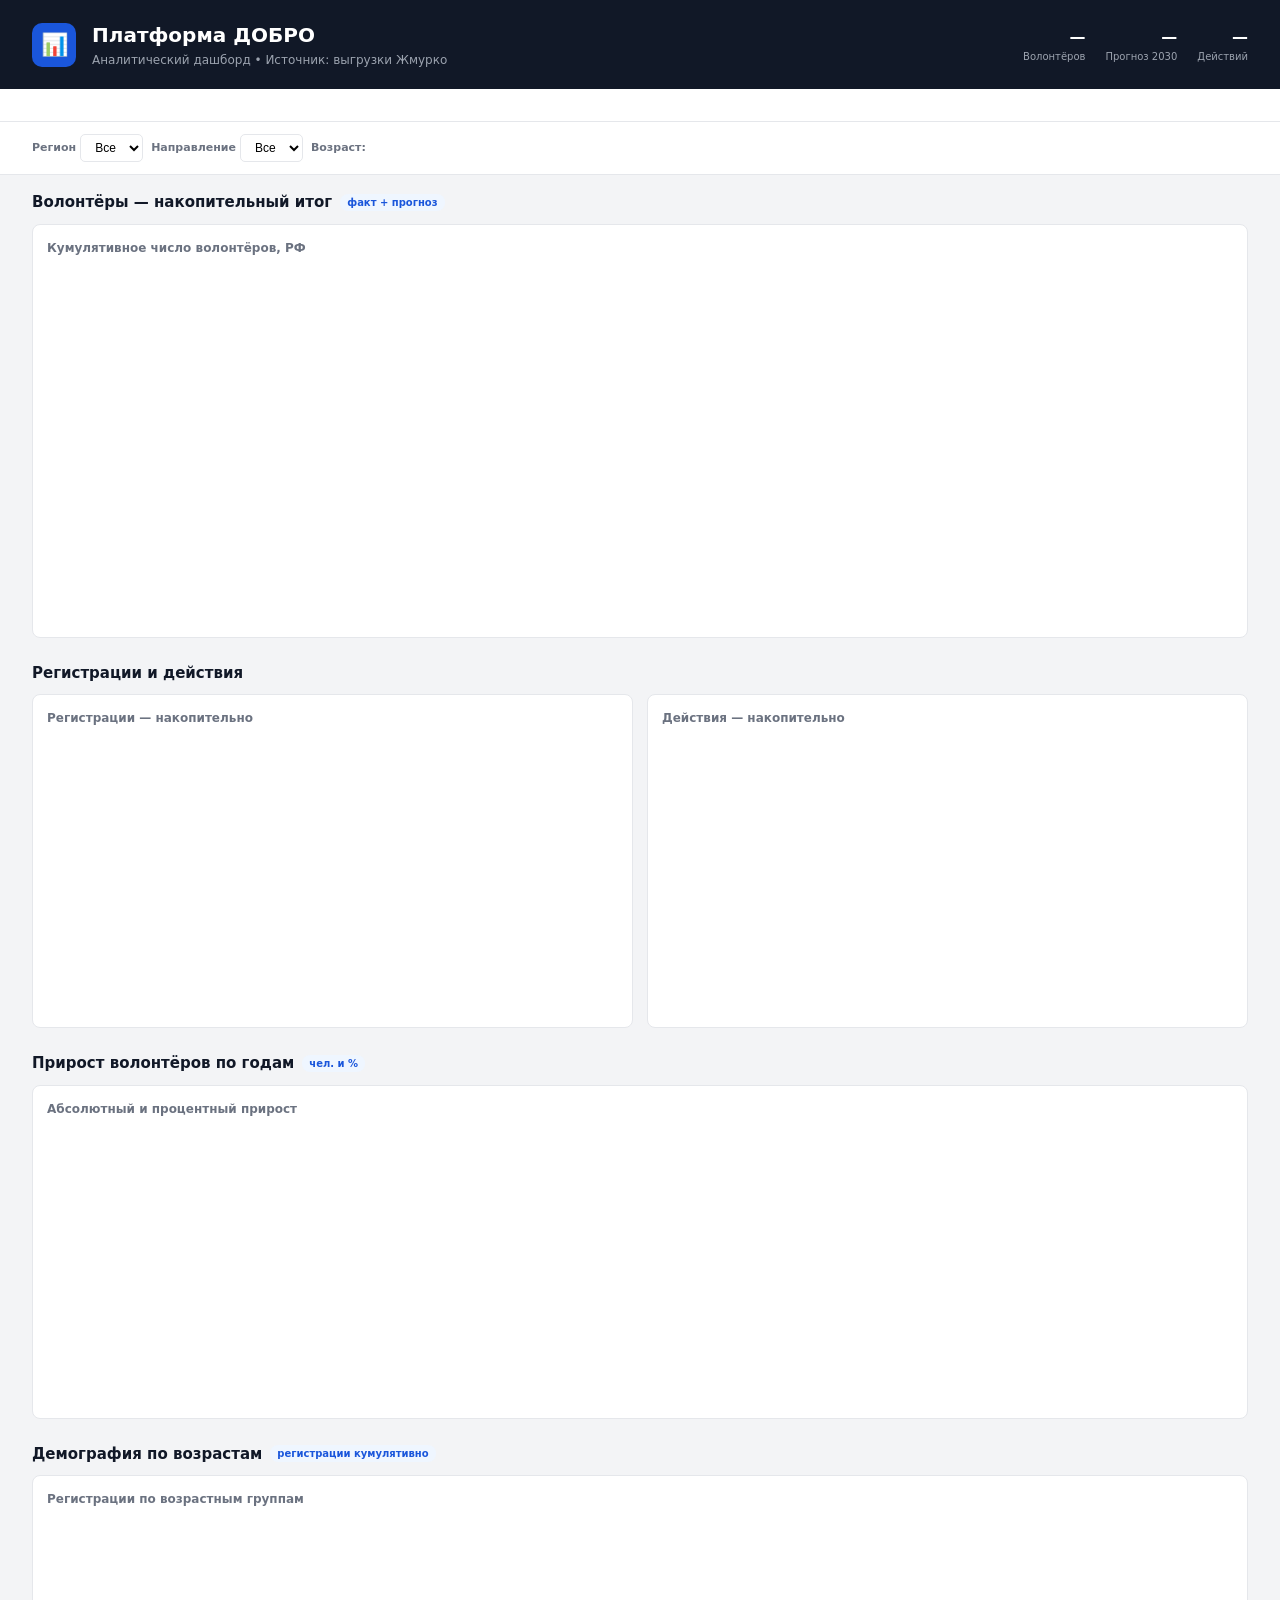
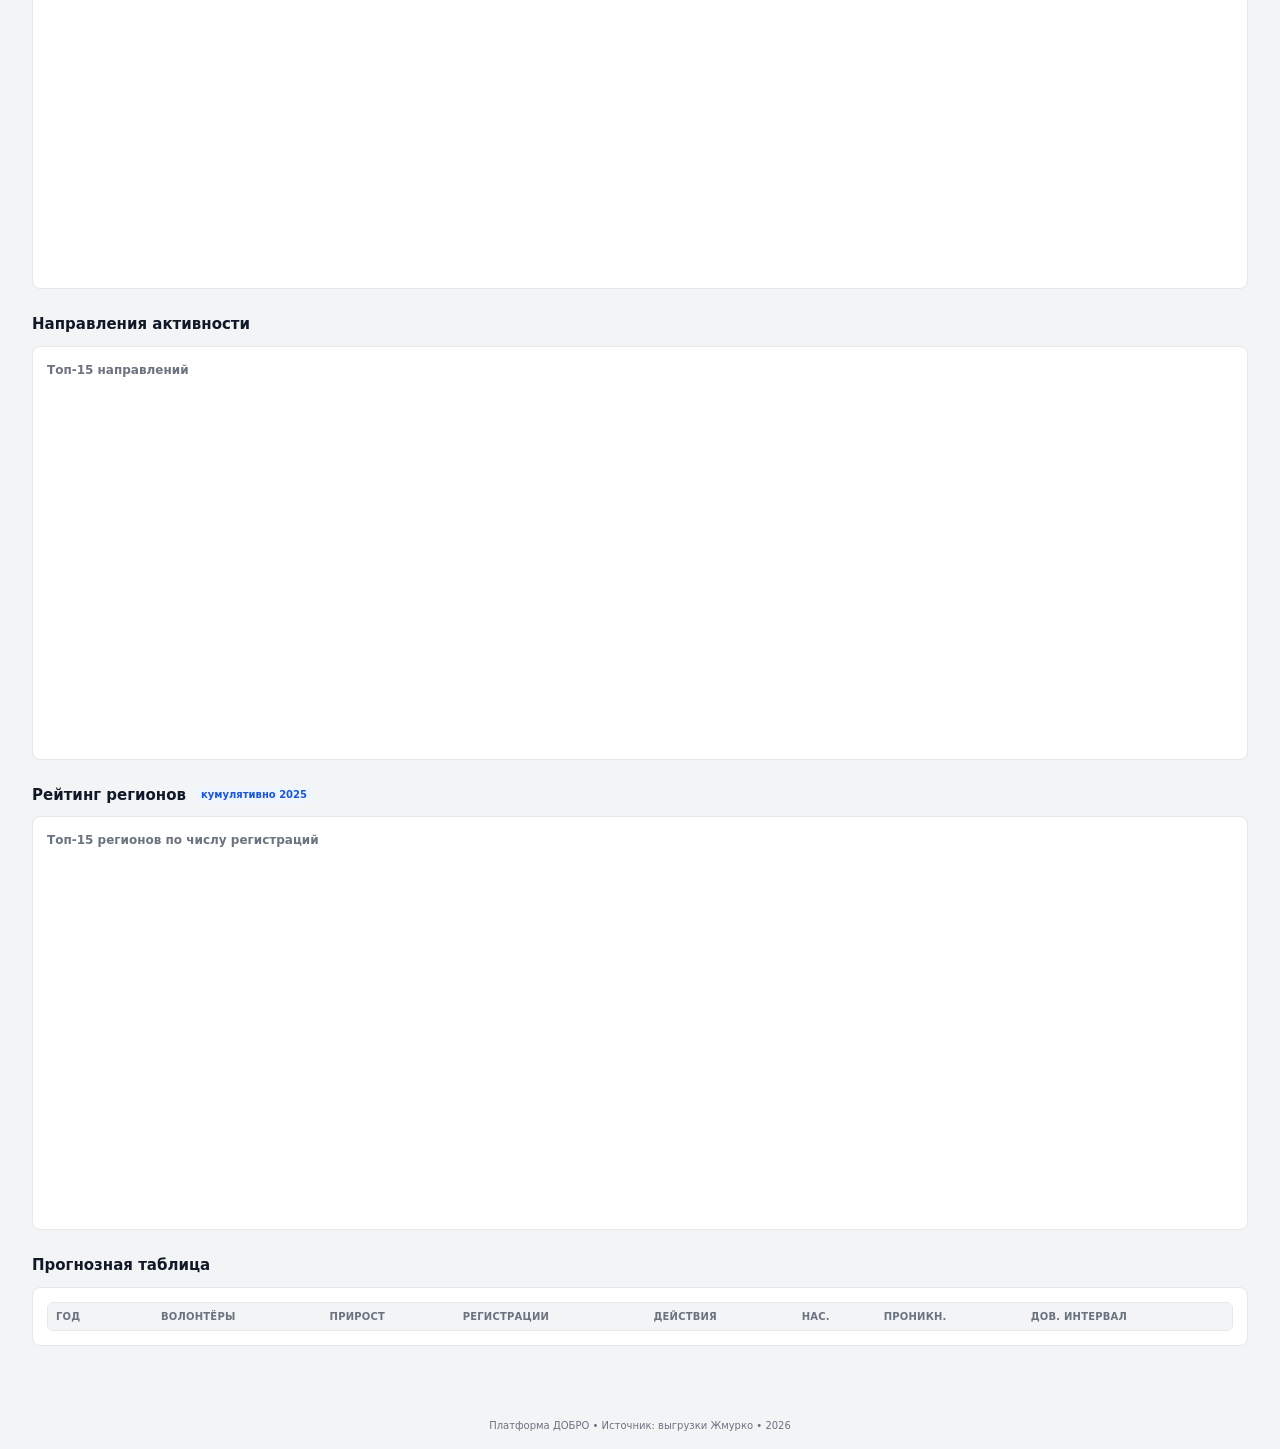
<file: dashboard_v5.html>
<!DOCTYPE html>
<html lang="ru">
<head>
<meta charset="UTF-8">
<meta name="viewport" content="width=device-width, initial-scale=1.0">
<title>ДОБРО — Аналитический дашборд</title>
<script>/*!
 * Chart.js v4.5.1
 * https://www.chartjs.org
 * (c) 2025 Chart.js Contributors
 * Released under the MIT License
 */
!function(t,e){"object"==typeof exports&&"undefined"!=typeof module?module.exports=e():"function"==typeof define&&define.amd?define(e):(t="undefined"!=typeof globalThis?globalThis:t||self).Chart=e()}(this,(function(){"use strict";var t=Object.freeze({__proto__:null,get Colors(){return Jo},get Decimation(){return ta},get Filler(){return ba},get Legend(){return Ma},get SubTitle(){return Pa},get Title(){return ka},get Tooltip(){return Na}});function e(){}const i=(()=>{let t=0;return()=>t++})();function s(t){return null==t}function n(t){if(Array.isArray&&Array.isArray(t))return!0;const e=Object.prototype.toString.call(t);return"[object"===e.slice(0,7)&&"Array]"===e.slice(-6)}function o(t){return null!==t&&"[object Object]"===Object.prototype.toString.call(t)}function a(t){return("number"==typeof t||t instanceof Number)&&isFinite(+t)}function r(t,e){return a(t)?t:e}function l(t,e){return void 0===t?e:t}const h=(t,e)=>"string"==typeof t&&t.endsWith("%")?parseFloat(t)/100:+t/e,c=(t,e)=>"string"==typeof t&&t.endsWith("%")?parseFloat(t)/100*e:+t;function d(t,e,i){if(t&&"function"==typeof t.call)return t.apply(i,e)}function u(t,e,i,s){let a,r,l;if(n(t))if(r=t.length,s)for(a=r-1;a>=0;a--)e.call(i,t[a],a);else for(a=0;a<r;a++)e.call(i,t[a],a);else if(o(t))for(l=Object.keys(t),r=l.length,a=0;a<r;a++)e.call(i,t[l[a]],l[a])}function f(t,e){let i,s,n,o;if(!t||!e||t.length!==e.length)return!1;for(i=0,s=t.length;i<s;++i)if(n=t[i],o=e[i],n.datasetIndex!==o.datasetIndex||n.index!==o.index)return!1;return!0}function g(t){if(n(t))return t.map(g);if(o(t)){const e=Object.create(null),i=Object.keys(t),s=i.length;let n=0;for(;n<s;++n)e[i[n]]=g(t[i[n]]);return e}return t}function p(t){return-1===["__proto__","prototype","constructor"].indexOf(t)}function m(t,e,i,s){if(!p(t))return;const n=e[t],a=i[t];o(n)&&o(a)?x(n,a,s):e[t]=g(a)}function x(t,e,i){const s=n(e)?e:[e],a=s.length;if(!o(t))return t;const r=(i=i||{}).merger||m;let l;for(let e=0;e<a;++e){if(l=s[e],!o(l))continue;const n=Object.keys(l);for(let e=0,s=n.length;e<s;++e)r(n[e],t,l,i)}return t}function b(t,e){return x(t,e,{merger:_})}function _(t,e,i){if(!p(t))return;const s=e[t],n=i[t];o(s)&&o(n)?b(s,n):Object.prototype.hasOwnProperty.call(e,t)||(e[t]=g(n))}const y={"":t=>t,x:t=>t.x,y:t=>t.y};function v(t){const e=t.split("."),i=[];let s="";for(const t of e)s+=t,s.endsWith("\\")?s=s.slice(0,-1)+".":(i.push(s),s="");return i}function M(t,e){const i=y[e]||(y[e]=function(t){const e=v(t);return t=>{for(const i of e){if(""===i)break;t=t&&t[i]}return t}}(e));return i(t)}function w(t){return t.charAt(0).toUpperCase()+t.slice(1)}const k=t=>void 0!==t,S=t=>"function"==typeof t,P=(t,e)=>{if(t.size!==e.size)return!1;for(const i of t)if(!e.has(i))return!1;return!0};function D(t){return"mouseup"===t.type||"click"===t.type||"contextmenu"===t.type}const C=Math.PI,O=2*C,A=O+C,T=Number.POSITIVE_INFINITY,L=C/180,E=C/2,R=C/4,I=2*C/3,z=Math.log10,F=Math.sign;function V(t,e,i){return Math.abs(t-e)<i}function B(t){const e=Math.round(t);t=V(t,e,t/1e3)?e:t;const i=Math.pow(10,Math.floor(z(t))),s=t/i;return(s<=1?1:s<=2?2:s<=5?5:10)*i}function W(t){const e=[],i=Math.sqrt(t);let s;for(s=1;s<i;s++)t%s==0&&(e.push(s),e.push(t/s));return i===(0|i)&&e.push(i),e.sort(((t,e)=>t-e)).pop(),e}function N(t){return!function(t){return"symbol"==typeof t||"object"==typeof t&&null!==t&&!(Symbol.toPrimitive in t||"toString"in t||"valueOf"in t)}(t)&&!isNaN(parseFloat(t))&&isFinite(t)}function H(t,e){const i=Math.round(t);return i-e<=t&&i+e>=t}function j(t,e,i){let s,n,o;for(s=0,n=t.length;s<n;s++)o=t[s][i],isNaN(o)||(e.min=Math.min(e.min,o),e.max=Math.max(e.max,o))}function $(t){return t*(C/180)}function Y(t){return t*(180/C)}function U(t){if(!a(t))return;let e=1,i=0;for(;Math.round(t*e)/e!==t;)e*=10,i++;return i}function X(t,e){const i=e.x-t.x,s=e.y-t.y,n=Math.sqrt(i*i+s*s);let o=Math.atan2(s,i);return o<-.5*C&&(o+=O),{angle:o,distance:n}}function q(t,e){return Math.sqrt(Math.pow(e.x-t.x,2)+Math.pow(e.y-t.y,2))}function K(t,e){return(t-e+A)%O-C}function G(t){return(t%O+O)%O}function J(t,e,i,s){const n=G(t),o=G(e),a=G(i),r=G(o-n),l=G(a-n),h=G(n-o),c=G(n-a);return n===o||n===a||s&&o===a||r>l&&h<c}function Z(t,e,i){return Math.max(e,Math.min(i,t))}function Q(t){return Z(t,-32768,32767)}function tt(t,e,i,s=1e-6){return t>=Math.min(e,i)-s&&t<=Math.max(e,i)+s}function et(t,e,i){i=i||(i=>t[i]<e);let s,n=t.length-1,o=0;for(;n-o>1;)s=o+n>>1,i(s)?o=s:n=s;return{lo:o,hi:n}}const it=(t,e,i,s)=>et(t,i,s?s=>{const n=t[s][e];return n<i||n===i&&t[s+1][e]===i}:s=>t[s][e]<i),st=(t,e,i)=>et(t,i,(s=>t[s][e]>=i));function nt(t,e,i){let s=0,n=t.length;for(;s<n&&t[s]<e;)s++;for(;n>s&&t[n-1]>i;)n--;return s>0||n<t.length?t.slice(s,n):t}const ot=["push","pop","shift","splice","unshift"];function at(t,e){t._chartjs?t._chartjs.listeners.push(e):(Object.defineProperty(t,"_chartjs",{configurable:!0,enumerable:!1,value:{listeners:[e]}}),ot.forEach((e=>{const i="_onData"+w(e),s=t[e];Object.defineProperty(t,e,{configurable:!0,enumerable:!1,value(...e){const n=s.apply(this,e);return t._chartjs.listeners.forEach((t=>{"function"==typeof t[i]&&t[i](...e)})),n}})})))}function rt(t,e){const i=t._chartjs;if(!i)return;const s=i.listeners,n=s.indexOf(e);-1!==n&&s.splice(n,1),s.length>0||(ot.forEach((e=>{delete t[e]})),delete t._chartjs)}function lt(t){const e=new Set(t);return e.size===t.length?t:Array.from(e)}const ht="undefined"==typeof window?function(t){return t()}:window.requestAnimationFrame;function ct(t,e){let i=[],s=!1;return function(...n){i=n,s||(s=!0,ht.call(window,(()=>{s=!1,t.apply(e,i)})))}}function dt(t,e){let i;return function(...s){return e?(clearTimeout(i),i=setTimeout(t,e,s)):t.apply(this,s),e}}const ut=t=>"start"===t?"left":"end"===t?"right":"center",ft=(t,e,i)=>"start"===t?e:"end"===t?i:(e+i)/2,gt=(t,e,i,s)=>t===(s?"left":"right")?i:"center"===t?(e+i)/2:e;function pt(t,e,i){const n=e.length;let o=0,a=n;if(t._sorted){const{iScale:r,vScale:l,_parsed:h}=t,c=t.dataset&&t.dataset.options?t.dataset.options.spanGaps:null,d=r.axis,{min:u,max:f,minDefined:g,maxDefined:p}=r.getUserBounds();if(g){if(o=Math.min(it(h,d,u).lo,i?n:it(e,d,r.getPixelForValue(u)).lo),c){const t=h.slice(0,o+1).reverse().findIndex((t=>!s(t[l.axis])));o-=Math.max(0,t)}o=Z(o,0,n-1)}if(p){let t=Math.max(it(h,r.axis,f,!0).hi+1,i?0:it(e,d,r.getPixelForValue(f),!0).hi+1);if(c){const e=h.slice(t-1).findIndex((t=>!s(t[l.axis])));t+=Math.max(0,e)}a=Z(t,o,n)-o}else a=n-o}return{start:o,count:a}}function mt(t){const{xScale:e,yScale:i,_scaleRanges:s}=t,n={xmin:e.min,xmax:e.max,ymin:i.min,ymax:i.max};if(!s)return t._scaleRanges=n,!0;const o=s.xmin!==e.min||s.xmax!==e.max||s.ymin!==i.min||s.ymax!==i.max;return Object.assign(s,n),o}class xt{constructor(){this._request=null,this._charts=new Map,this._running=!1,this._lastDate=void 0}_notify(t,e,i,s){const n=e.listeners[s],o=e.duration;n.forEach((s=>s({chart:t,initial:e.initial,numSteps:o,currentStep:Math.min(i-e.start,o)})))}_refresh(){this._request||(this._running=!0,this._request=ht.call(window,(()=>{this._update(),this._request=null,this._running&&this._refresh()})))}_update(t=Date.now()){let e=0;this._charts.forEach(((i,s)=>{if(!i.running||!i.items.length)return;const n=i.items;let o,a=n.length-1,r=!1;for(;a>=0;--a)o=n[a],o._active?(o._total>i.duration&&(i.duration=o._total),o.tick(t),r=!0):(n[a]=n[n.length-1],n.pop());r&&(s.draw(),this._notify(s,i,t,"progress")),n.length||(i.running=!1,this._notify(s,i,t,"complete"),i.initial=!1),e+=n.length})),this._lastDate=t,0===e&&(this._running=!1)}_getAnims(t){const e=this._charts;let i=e.get(t);return i||(i={running:!1,initial:!0,items:[],listeners:{complete:[],progress:[]}},e.set(t,i)),i}listen(t,e,i){this._getAnims(t).listeners[e].push(i)}add(t,e){e&&e.length&&this._getAnims(t).items.push(...e)}has(t){return this._getAnims(t).items.length>0}start(t){const e=this._charts.get(t);e&&(e.running=!0,e.start=Date.now(),e.duration=e.items.reduce(((t,e)=>Math.max(t,e._duration)),0),this._refresh())}running(t){if(!this._running)return!1;const e=this._charts.get(t);return!!(e&&e.running&&e.items.length)}stop(t){const e=this._charts.get(t);if(!e||!e.items.length)return;const i=e.items;let s=i.length-1;for(;s>=0;--s)i[s].cancel();e.items=[],this._notify(t,e,Date.now(),"complete")}remove(t){return this._charts.delete(t)}}var bt=new xt;
/*!
 * @kurkle/color v0.3.2
 * https://github.com/kurkle/color#readme
 * (c) 2023 Jukka Kurkela
 * Released under the MIT License
 */function _t(t){return t+.5|0}const yt=(t,e,i)=>Math.max(Math.min(t,i),e);function vt(t){return yt(_t(2.55*t),0,255)}function Mt(t){return yt(_t(255*t),0,255)}function wt(t){return yt(_t(t/2.55)/100,0,1)}function kt(t){return yt(_t(100*t),0,100)}const St={0:0,1:1,2:2,3:3,4:4,5:5,6:6,7:7,8:8,9:9,A:10,B:11,C:12,D:13,E:14,F:15,a:10,b:11,c:12,d:13,e:14,f:15},Pt=[..."0123456789ABCDEF"],Dt=t=>Pt[15&t],Ct=t=>Pt[(240&t)>>4]+Pt[15&t],Ot=t=>(240&t)>>4==(15&t);function At(t){var e=(t=>Ot(t.r)&&Ot(t.g)&&Ot(t.b)&&Ot(t.a))(t)?Dt:Ct;return t?"#"+e(t.r)+e(t.g)+e(t.b)+((t,e)=>t<255?e(t):"")(t.a,e):void 0}const Tt=/^(hsla?|hwb|hsv)\(\s*([-+.e\d]+)(?:deg)?[\s,]+([-+.e\d]+)%[\s,]+([-+.e\d]+)%(?:[\s,]+([-+.e\d]+)(%)?)?\s*\)$/;function Lt(t,e,i){const s=e*Math.min(i,1-i),n=(e,n=(e+t/30)%12)=>i-s*Math.max(Math.min(n-3,9-n,1),-1);return[n(0),n(8),n(4)]}function Et(t,e,i){const s=(s,n=(s+t/60)%6)=>i-i*e*Math.max(Math.min(n,4-n,1),0);return[s(5),s(3),s(1)]}function Rt(t,e,i){const s=Lt(t,1,.5);let n;for(e+i>1&&(n=1/(e+i),e*=n,i*=n),n=0;n<3;n++)s[n]*=1-e-i,s[n]+=e;return s}function It(t){const e=t.r/255,i=t.g/255,s=t.b/255,n=Math.max(e,i,s),o=Math.min(e,i,s),a=(n+o)/2;let r,l,h;return n!==o&&(h=n-o,l=a>.5?h/(2-n-o):h/(n+o),r=function(t,e,i,s,n){return t===n?(e-i)/s+(e<i?6:0):e===n?(i-t)/s+2:(t-e)/s+4}(e,i,s,h,n),r=60*r+.5),[0|r,l||0,a]}function zt(t,e,i,s){return(Array.isArray(e)?t(e[0],e[1],e[2]):t(e,i,s)).map(Mt)}function Ft(t,e,i){return zt(Lt,t,e,i)}function Vt(t){return(t%360+360)%360}function Bt(t){const e=Tt.exec(t);let i,s=255;if(!e)return;e[5]!==i&&(s=e[6]?vt(+e[5]):Mt(+e[5]));const n=Vt(+e[2]),o=+e[3]/100,a=+e[4]/100;return i="hwb"===e[1]?function(t,e,i){return zt(Rt,t,e,i)}(n,o,a):"hsv"===e[1]?function(t,e,i){return zt(Et,t,e,i)}(n,o,a):Ft(n,o,a),{r:i[0],g:i[1],b:i[2],a:s}}const Wt={x:"dark",Z:"light",Y:"re",X:"blu",W:"gr",V:"medium",U:"slate",A:"ee",T:"ol",S:"or",B:"ra",C:"lateg",D:"ights",R:"in",Q:"turquois",E:"hi",P:"ro",O:"al",N:"le",M:"de",L:"yello",F:"en",K:"ch",G:"arks",H:"ea",I:"ightg",J:"wh"},Nt={OiceXe:"f0f8ff",antiquewEte:"faebd7",aqua:"ffff",aquamarRe:"7fffd4",azuY:"f0ffff",beige:"f5f5dc",bisque:"ffe4c4",black:"0",blanKedOmond:"ffebcd",Xe:"ff",XeviTet:"8a2be2",bPwn:"a52a2a",burlywood:"deb887",caMtXe:"5f9ea0",KartYuse:"7fff00",KocTate:"d2691e",cSO:"ff7f50",cSnflowerXe:"6495ed",cSnsilk:"fff8dc",crimson:"dc143c",cyan:"ffff",xXe:"8b",xcyan:"8b8b",xgTMnPd:"b8860b",xWay:"a9a9a9",xgYF:"6400",xgYy:"a9a9a9",xkhaki:"bdb76b",xmagFta:"8b008b",xTivegYF:"556b2f",xSange:"ff8c00",xScEd:"9932cc",xYd:"8b0000",xsOmon:"e9967a",xsHgYF:"8fbc8f",xUXe:"483d8b",xUWay:"2f4f4f",xUgYy:"2f4f4f",xQe:"ced1",xviTet:"9400d3",dAppRk:"ff1493",dApskyXe:"bfff",dimWay:"696969",dimgYy:"696969",dodgerXe:"1e90ff",fiYbrick:"b22222",flSOwEte:"fffaf0",foYstWAn:"228b22",fuKsia:"ff00ff",gaRsbSo:"dcdcdc",ghostwEte:"f8f8ff",gTd:"ffd700",gTMnPd:"daa520",Way:"808080",gYF:"8000",gYFLw:"adff2f",gYy:"808080",honeyMw:"f0fff0",hotpRk:"ff69b4",RdianYd:"cd5c5c",Rdigo:"4b0082",ivSy:"fffff0",khaki:"f0e68c",lavFMr:"e6e6fa",lavFMrXsh:"fff0f5",lawngYF:"7cfc00",NmoncEffon:"fffacd",ZXe:"add8e6",ZcSO:"f08080",Zcyan:"e0ffff",ZgTMnPdLw:"fafad2",ZWay:"d3d3d3",ZgYF:"90ee90",ZgYy:"d3d3d3",ZpRk:"ffb6c1",ZsOmon:"ffa07a",ZsHgYF:"20b2aa",ZskyXe:"87cefa",ZUWay:"778899",ZUgYy:"778899",ZstAlXe:"b0c4de",ZLw:"ffffe0",lime:"ff00",limegYF:"32cd32",lRF:"faf0e6",magFta:"ff00ff",maPon:"800000",VaquamarRe:"66cdaa",VXe:"cd",VScEd:"ba55d3",VpurpN:"9370db",VsHgYF:"3cb371",VUXe:"7b68ee",VsprRggYF:"fa9a",VQe:"48d1cc",VviTetYd:"c71585",midnightXe:"191970",mRtcYam:"f5fffa",mistyPse:"ffe4e1",moccasR:"ffe4b5",navajowEte:"ffdead",navy:"80",Tdlace:"fdf5e6",Tive:"808000",TivedBb:"6b8e23",Sange:"ffa500",SangeYd:"ff4500",ScEd:"da70d6",pOegTMnPd:"eee8aa",pOegYF:"98fb98",pOeQe:"afeeee",pOeviTetYd:"db7093",papayawEp:"ffefd5",pHKpuff:"ffdab9",peru:"cd853f",pRk:"ffc0cb",plum:"dda0dd",powMrXe:"b0e0e6",purpN:"800080",YbeccapurpN:"663399",Yd:"ff0000",Psybrown:"bc8f8f",PyOXe:"4169e1",saddNbPwn:"8b4513",sOmon:"fa8072",sandybPwn:"f4a460",sHgYF:"2e8b57",sHshell:"fff5ee",siFna:"a0522d",silver:"c0c0c0",skyXe:"87ceeb",UXe:"6a5acd",UWay:"708090",UgYy:"708090",snow:"fffafa",sprRggYF:"ff7f",stAlXe:"4682b4",tan:"d2b48c",teO:"8080",tEstN:"d8bfd8",tomato:"ff6347",Qe:"40e0d0",viTet:"ee82ee",JHt:"f5deb3",wEte:"ffffff",wEtesmoke:"f5f5f5",Lw:"ffff00",LwgYF:"9acd32"};let Ht;function jt(t){Ht||(Ht=function(){const t={},e=Object.keys(Nt),i=Object.keys(Wt);let s,n,o,a,r;for(s=0;s<e.length;s++){for(a=r=e[s],n=0;n<i.length;n++)o=i[n],r=r.replace(o,Wt[o]);o=parseInt(Nt[a],16),t[r]=[o>>16&255,o>>8&255,255&o]}return t}(),Ht.transparent=[0,0,0,0]);const e=Ht[t.toLowerCase()];return e&&{r:e[0],g:e[1],b:e[2],a:4===e.length?e[3]:255}}const $t=/^rgba?\(\s*([-+.\d]+)(%)?[\s,]+([-+.e\d]+)(%)?[\s,]+([-+.e\d]+)(%)?(?:[\s,/]+([-+.e\d]+)(%)?)?\s*\)$/;const Yt=t=>t<=.0031308?12.92*t:1.055*Math.pow(t,1/2.4)-.055,Ut=t=>t<=.04045?t/12.92:Math.pow((t+.055)/1.055,2.4);function Xt(t,e,i){if(t){let s=It(t);s[e]=Math.max(0,Math.min(s[e]+s[e]*i,0===e?360:1)),s=Ft(s),t.r=s[0],t.g=s[1],t.b=s[2]}}function qt(t,e){return t?Object.assign(e||{},t):t}function Kt(t){var e={r:0,g:0,b:0,a:255};return Array.isArray(t)?t.length>=3&&(e={r:t[0],g:t[1],b:t[2],a:255},t.length>3&&(e.a=Mt(t[3]))):(e=qt(t,{r:0,g:0,b:0,a:1})).a=Mt(e.a),e}function Gt(t){return"r"===t.charAt(0)?function(t){const e=$t.exec(t);let i,s,n,o=255;if(e){if(e[7]!==i){const t=+e[7];o=e[8]?vt(t):yt(255*t,0,255)}return i=+e[1],s=+e[3],n=+e[5],i=255&(e[2]?vt(i):yt(i,0,255)),s=255&(e[4]?vt(s):yt(s,0,255)),n=255&(e[6]?vt(n):yt(n,0,255)),{r:i,g:s,b:n,a:o}}}(t):Bt(t)}class Jt{constructor(t){if(t instanceof Jt)return t;const e=typeof t;let i;var s,n,o;"object"===e?i=Kt(t):"string"===e&&(o=(s=t).length,"#"===s[0]&&(4===o||5===o?n={r:255&17*St[s[1]],g:255&17*St[s[2]],b:255&17*St[s[3]],a:5===o?17*St[s[4]]:255}:7!==o&&9!==o||(n={r:St[s[1]]<<4|St[s[2]],g:St[s[3]]<<4|St[s[4]],b:St[s[5]]<<4|St[s[6]],a:9===o?St[s[7]]<<4|St[s[8]]:255})),i=n||jt(t)||Gt(t)),this._rgb=i,this._valid=!!i}get valid(){return this._valid}get rgb(){var t=qt(this._rgb);return t&&(t.a=wt(t.a)),t}set rgb(t){this._rgb=Kt(t)}rgbString(){return this._valid?(t=this._rgb)&&(t.a<255?`rgba(${t.r}, ${t.g}, ${t.b}, ${wt(t.a)})`:`rgb(${t.r}, ${t.g}, ${t.b})`):void 0;var t}hexString(){return this._valid?At(this._rgb):void 0}hslString(){return this._valid?function(t){if(!t)return;const e=It(t),i=e[0],s=kt(e[1]),n=kt(e[2]);return t.a<255?`hsla(${i}, ${s}%, ${n}%, ${wt(t.a)})`:`hsl(${i}, ${s}%, ${n}%)`}(this._rgb):void 0}mix(t,e){if(t){const i=this.rgb,s=t.rgb;let n;const o=e===n?.5:e,a=2*o-1,r=i.a-s.a,l=((a*r==-1?a:(a+r)/(1+a*r))+1)/2;n=1-l,i.r=255&l*i.r+n*s.r+.5,i.g=255&l*i.g+n*s.g+.5,i.b=255&l*i.b+n*s.b+.5,i.a=o*i.a+(1-o)*s.a,this.rgb=i}return this}interpolate(t,e){return t&&(this._rgb=function(t,e,i){const s=Ut(wt(t.r)),n=Ut(wt(t.g)),o=Ut(wt(t.b));return{r:Mt(Yt(s+i*(Ut(wt(e.r))-s))),g:Mt(Yt(n+i*(Ut(wt(e.g))-n))),b:Mt(Yt(o+i*(Ut(wt(e.b))-o))),a:t.a+i*(e.a-t.a)}}(this._rgb,t._rgb,e)),this}clone(){return new Jt(this.rgb)}alpha(t){return this._rgb.a=Mt(t),this}clearer(t){return this._rgb.a*=1-t,this}greyscale(){const t=this._rgb,e=_t(.3*t.r+.59*t.g+.11*t.b);return t.r=t.g=t.b=e,this}opaquer(t){return this._rgb.a*=1+t,this}negate(){const t=this._rgb;return t.r=255-t.r,t.g=255-t.g,t.b=255-t.b,this}lighten(t){return Xt(this._rgb,2,t),this}darken(t){return Xt(this._rgb,2,-t),this}saturate(t){return Xt(this._rgb,1,t),this}desaturate(t){return Xt(this._rgb,1,-t),this}rotate(t){return function(t,e){var i=It(t);i[0]=Vt(i[0]+e),i=Ft(i),t.r=i[0],t.g=i[1],t.b=i[2]}(this._rgb,t),this}}function Zt(t){if(t&&"object"==typeof t){const e=t.toString();return"[object CanvasPattern]"===e||"[object CanvasGradient]"===e}return!1}function Qt(t){return Zt(t)?t:new Jt(t)}function te(t){return Zt(t)?t:new Jt(t).saturate(.5).darken(.1).hexString()}const ee=["x","y","borderWidth","radius","tension"],ie=["color","borderColor","backgroundColor"];const se=new Map;function ne(t,e,i){return function(t,e){e=e||{};const i=t+JSON.stringify(e);let s=se.get(i);return s||(s=new Intl.NumberFormat(t,e),se.set(i,s)),s}(e,i).format(t)}const oe={values:t=>n(t)?t:""+t,numeric(t,e,i){if(0===t)return"0";const s=this.chart.options.locale;let n,o=t;if(i.length>1){const e=Math.max(Math.abs(i[0].value),Math.abs(i[i.length-1].value));(e<1e-4||e>1e15)&&(n="scientific"),o=function(t,e){let i=e.length>3?e[2].value-e[1].value:e[1].value-e[0].value;Math.abs(i)>=1&&t!==Math.floor(t)&&(i=t-Math.floor(t));return i}(t,i)}const a=z(Math.abs(o)),r=isNaN(a)?1:Math.max(Math.min(-1*Math.floor(a),20),0),l={notation:n,minimumFractionDigits:r,maximumFractionDigits:r};return Object.assign(l,this.options.ticks.format),ne(t,s,l)},logarithmic(t,e,i){if(0===t)return"0";const s=i[e].significand||t/Math.pow(10,Math.floor(z(t)));return[1,2,3,5,10,15].includes(s)||e>.8*i.length?oe.numeric.call(this,t,e,i):""}};var ae={formatters:oe};const re=Object.create(null),le=Object.create(null);function he(t,e){if(!e)return t;const i=e.split(".");for(let e=0,s=i.length;e<s;++e){const s=i[e];t=t[s]||(t[s]=Object.create(null))}return t}function ce(t,e,i){return"string"==typeof e?x(he(t,e),i):x(he(t,""),e)}class de{constructor(t,e){this.animation=void 0,this.backgroundColor="rgba(0,0,0,0.1)",this.borderColor="rgba(0,0,0,0.1)",this.color="#666",this.datasets={},this.devicePixelRatio=t=>t.chart.platform.getDevicePixelRatio(),this.elements={},this.events=["mousemove","mouseout","click","touchstart","touchmove"],this.font={family:"'Helvetica Neue', 'Helvetica', 'Arial', sans-serif",size:12,style:"normal",lineHeight:1.2,weight:null},this.hover={},this.hoverBackgroundColor=(t,e)=>te(e.backgroundColor),this.hoverBorderColor=(t,e)=>te(e.borderColor),this.hoverColor=(t,e)=>te(e.color),this.indexAxis="x",this.interaction={mode:"nearest",intersect:!0,includeInvisible:!1},this.maintainAspectRatio=!0,this.onHover=null,this.onClick=null,this.parsing=!0,this.plugins={},this.responsive=!0,this.scale=void 0,this.scales={},this.showLine=!0,this.drawActiveElementsOnTop=!0,this.describe(t),this.apply(e)}set(t,e){return ce(this,t,e)}get(t){return he(this,t)}describe(t,e){return ce(le,t,e)}override(t,e){return ce(re,t,e)}route(t,e,i,s){const n=he(this,t),a=he(this,i),r="_"+e;Object.defineProperties(n,{[r]:{value:n[e],writable:!0},[e]:{enumerable:!0,get(){const t=this[r],e=a[s];return o(t)?Object.assign({},e,t):l(t,e)},set(t){this[r]=t}}})}apply(t){t.forEach((t=>t(this)))}}var ue=new de({_scriptable:t=>!t.startsWith("on"),_indexable:t=>"events"!==t,hover:{_fallback:"interaction"},interaction:{_scriptable:!1,_indexable:!1}},[function(t){t.set("animation",{delay:void 0,duration:1e3,easing:"easeOutQuart",fn:void 0,from:void 0,loop:void 0,to:void 0,type:void 0}),t.describe("animation",{_fallback:!1,_indexable:!1,_scriptable:t=>"onProgress"!==t&&"onComplete"!==t&&"fn"!==t}),t.set("animations",{colors:{type:"color",properties:ie},numbers:{type:"number",properties:ee}}),t.describe("animations",{_fallback:"animation"}),t.set("transitions",{active:{animation:{duration:400}},resize:{animation:{duration:0}},show:{animations:{colors:{from:"transparent"},visible:{type:"boolean",duration:0}}},hide:{animations:{colors:{to:"transparent"},visible:{type:"boolean",easing:"linear",fn:t=>0|t}}}})},function(t){t.set("layout",{autoPadding:!0,padding:{top:0,right:0,bottom:0,left:0}})},function(t){t.set("scale",{display:!0,offset:!1,reverse:!1,beginAtZero:!1,bounds:"ticks",clip:!0,grace:0,grid:{display:!0,lineWidth:1,drawOnChartArea:!0,drawTicks:!0,tickLength:8,tickWidth:(t,e)=>e.lineWidth,tickColor:(t,e)=>e.color,offset:!1},border:{display:!0,dash:[],dashOffset:0,width:1},title:{display:!1,text:"",padding:{top:4,bottom:4}},ticks:{minRotation:0,maxRotation:50,mirror:!1,textStrokeWidth:0,textStrokeColor:"",padding:3,display:!0,autoSkip:!0,autoSkipPadding:3,labelOffset:0,callback:ae.formatters.values,minor:{},major:{},align:"center",crossAlign:"near",showLabelBackdrop:!1,backdropColor:"rgba(255, 255, 255, 0.75)",backdropPadding:2}}),t.route("scale.ticks","color","","color"),t.route("scale.grid","color","","borderColor"),t.route("scale.border","color","","borderColor"),t.route("scale.title","color","","color"),t.describe("scale",{_fallback:!1,_scriptable:t=>!t.startsWith("before")&&!t.startsWith("after")&&"callback"!==t&&"parser"!==t,_indexable:t=>"borderDash"!==t&&"tickBorderDash"!==t&&"dash"!==t}),t.describe("scales",{_fallback:"scale"}),t.describe("scale.ticks",{_scriptable:t=>"backdropPadding"!==t&&"callback"!==t,_indexable:t=>"backdropPadding"!==t})}]);function fe(){return"undefined"!=typeof window&&"undefined"!=typeof document}function ge(t){let e=t.parentNode;return e&&"[object ShadowRoot]"===e.toString()&&(e=e.host),e}function pe(t,e,i){let s;return"string"==typeof t?(s=parseInt(t,10),-1!==t.indexOf("%")&&(s=s/100*e.parentNode[i])):s=t,s}const me=t=>t.ownerDocument.defaultView.getComputedStyle(t,null);function xe(t,e){return me(t).getPropertyValue(e)}const be=["top","right","bottom","left"];function _e(t,e,i){const s={};i=i?"-"+i:"";for(let n=0;n<4;n++){const o=be[n];s[o]=parseFloat(t[e+"-"+o+i])||0}return s.width=s.left+s.right,s.height=s.top+s.bottom,s}const ye=(t,e,i)=>(t>0||e>0)&&(!i||!i.shadowRoot);function ve(t,e){if("native"in t)return t;const{canvas:i,currentDevicePixelRatio:s}=e,n=me(i),o="border-box"===n.boxSizing,a=_e(n,"padding"),r=_e(n,"border","width"),{x:l,y:h,box:c}=function(t,e){const i=t.touches,s=i&&i.length?i[0]:t,{offsetX:n,offsetY:o}=s;let a,r,l=!1;if(ye(n,o,t.target))a=n,r=o;else{const t=e.getBoundingClientRect();a=s.clientX-t.left,r=s.clientY-t.top,l=!0}return{x:a,y:r,box:l}}(t,i),d=a.left+(c&&r.left),u=a.top+(c&&r.top);let{width:f,height:g}=e;return o&&(f-=a.width+r.width,g-=a.height+r.height),{x:Math.round((l-d)/f*i.width/s),y:Math.round((h-u)/g*i.height/s)}}const Me=t=>Math.round(10*t)/10;function we(t,e,i,s){const n=me(t),o=_e(n,"margin"),a=pe(n.maxWidth,t,"clientWidth")||T,r=pe(n.maxHeight,t,"clientHeight")||T,l=function(t,e,i){let s,n;if(void 0===e||void 0===i){const o=t&&ge(t);if(o){const t=o.getBoundingClientRect(),a=me(o),r=_e(a,"border","width"),l=_e(a,"padding");e=t.width-l.width-r.width,i=t.height-l.height-r.height,s=pe(a.maxWidth,o,"clientWidth"),n=pe(a.maxHeight,o,"clientHeight")}else e=t.clientWidth,i=t.clientHeight}return{width:e,height:i,maxWidth:s||T,maxHeight:n||T}}(t,e,i);let{width:h,height:c}=l;if("content-box"===n.boxSizing){const t=_e(n,"border","width"),e=_e(n,"padding");h-=e.width+t.width,c-=e.height+t.height}h=Math.max(0,h-o.width),c=Math.max(0,s?h/s:c-o.height),h=Me(Math.min(h,a,l.maxWidth)),c=Me(Math.min(c,r,l.maxHeight)),h&&!c&&(c=Me(h/2));return(void 0!==e||void 0!==i)&&s&&l.height&&c>l.height&&(c=l.height,h=Me(Math.floor(c*s))),{width:h,height:c}}function ke(t,e,i){const s=e||1,n=Me(t.height*s),o=Me(t.width*s);t.height=Me(t.height),t.width=Me(t.width);const a=t.canvas;return a.style&&(i||!a.style.height&&!a.style.width)&&(a.style.height=`${t.height}px`,a.style.width=`${t.width}px`),(t.currentDevicePixelRatio!==s||a.height!==n||a.width!==o)&&(t.currentDevicePixelRatio=s,a.height=n,a.width=o,t.ctx.setTransform(s,0,0,s,0,0),!0)}const Se=function(){let t=!1;try{const e={get passive(){return t=!0,!1}};fe()&&(window.addEventListener("test",null,e),window.removeEventListener("test",null,e))}catch(t){}return t}();function Pe(t,e){const i=xe(t,e),s=i&&i.match(/^(\d+)(\.\d+)?px$/);return s?+s[1]:void 0}function De(t){return!t||s(t.size)||s(t.family)?null:(t.style?t.style+" ":"")+(t.weight?t.weight+" ":"")+t.size+"px "+t.family}function Ce(t,e,i,s,n){let o=e[n];return o||(o=e[n]=t.measureText(n).width,i.push(n)),o>s&&(s=o),s}function Oe(t,e,i,s){let o=(s=s||{}).data=s.data||{},a=s.garbageCollect=s.garbageCollect||[];s.font!==e&&(o=s.data={},a=s.garbageCollect=[],s.font=e),t.save(),t.font=e;let r=0;const l=i.length;let h,c,d,u,f;for(h=0;h<l;h++)if(u=i[h],null==u||n(u)){if(n(u))for(c=0,d=u.length;c<d;c++)f=u[c],null==f||n(f)||(r=Ce(t,o,a,r,f))}else r=Ce(t,o,a,r,u);t.restore();const g=a.length/2;if(g>i.length){for(h=0;h<g;h++)delete o[a[h]];a.splice(0,g)}return r}function Ae(t,e,i){const s=t.currentDevicePixelRatio,n=0!==i?Math.max(i/2,.5):0;return Math.round((e-n)*s)/s+n}function Te(t,e){(e||t)&&((e=e||t.getContext("2d")).save(),e.resetTransform(),e.clearRect(0,0,t.width,t.height),e.restore())}function Le(t,e,i,s){Ee(t,e,i,s,null)}function Ee(t,e,i,s,n){let o,a,r,l,h,c,d,u;const f=e.pointStyle,g=e.rotation,p=e.radius;let m=(g||0)*L;if(f&&"object"==typeof f&&(o=f.toString(),"[object HTMLImageElement]"===o||"[object HTMLCanvasElement]"===o))return t.save(),t.translate(i,s),t.rotate(m),t.drawImage(f,-f.width/2,-f.height/2,f.width,f.height),void t.restore();if(!(isNaN(p)||p<=0)){switch(t.beginPath(),f){default:n?t.ellipse(i,s,n/2,p,0,0,O):t.arc(i,s,p,0,O),t.closePath();break;case"triangle":c=n?n/2:p,t.moveTo(i+Math.sin(m)*c,s-Math.cos(m)*p),m+=I,t.lineTo(i+Math.sin(m)*c,s-Math.cos(m)*p),m+=I,t.lineTo(i+Math.sin(m)*c,s-Math.cos(m)*p),t.closePath();break;case"rectRounded":h=.516*p,l=p-h,a=Math.cos(m+R)*l,d=Math.cos(m+R)*(n?n/2-h:l),r=Math.sin(m+R)*l,u=Math.sin(m+R)*(n?n/2-h:l),t.arc(i-d,s-r,h,m-C,m-E),t.arc(i+u,s-a,h,m-E,m),t.arc(i+d,s+r,h,m,m+E),t.arc(i-u,s+a,h,m+E,m+C),t.closePath();break;case"rect":if(!g){l=Math.SQRT1_2*p,c=n?n/2:l,t.rect(i-c,s-l,2*c,2*l);break}m+=R;case"rectRot":d=Math.cos(m)*(n?n/2:p),a=Math.cos(m)*p,r=Math.sin(m)*p,u=Math.sin(m)*(n?n/2:p),t.moveTo(i-d,s-r),t.lineTo(i+u,s-a),t.lineTo(i+d,s+r),t.lineTo(i-u,s+a),t.closePath();break;case"crossRot":m+=R;case"cross":d=Math.cos(m)*(n?n/2:p),a=Math.cos(m)*p,r=Math.sin(m)*p,u=Math.sin(m)*(n?n/2:p),t.moveTo(i-d,s-r),t.lineTo(i+d,s+r),t.moveTo(i+u,s-a),t.lineTo(i-u,s+a);break;case"star":d=Math.cos(m)*(n?n/2:p),a=Math.cos(m)*p,r=Math.sin(m)*p,u=Math.sin(m)*(n?n/2:p),t.moveTo(i-d,s-r),t.lineTo(i+d,s+r),t.moveTo(i+u,s-a),t.lineTo(i-u,s+a),m+=R,d=Math.cos(m)*(n?n/2:p),a=Math.cos(m)*p,r=Math.sin(m)*p,u=Math.sin(m)*(n?n/2:p),t.moveTo(i-d,s-r),t.lineTo(i+d,s+r),t.moveTo(i+u,s-a),t.lineTo(i-u,s+a);break;case"line":a=n?n/2:Math.cos(m)*p,r=Math.sin(m)*p,t.moveTo(i-a,s-r),t.lineTo(i+a,s+r);break;case"dash":t.moveTo(i,s),t.lineTo(i+Math.cos(m)*(n?n/2:p),s+Math.sin(m)*p);break;case!1:t.closePath()}t.fill(),e.borderWidth>0&&t.stroke()}}function Re(t,e,i){return i=i||.5,!e||t&&t.x>e.left-i&&t.x<e.right+i&&t.y>e.top-i&&t.y<e.bottom+i}function Ie(t,e){t.save(),t.beginPath(),t.rect(e.left,e.top,e.right-e.left,e.bottom-e.top),t.clip()}function ze(t){t.restore()}function Fe(t,e,i,s,n){if(!e)return t.lineTo(i.x,i.y);if("middle"===n){const s=(e.x+i.x)/2;t.lineTo(s,e.y),t.lineTo(s,i.y)}else"after"===n!=!!s?t.lineTo(e.x,i.y):t.lineTo(i.x,e.y);t.lineTo(i.x,i.y)}function Ve(t,e,i,s){if(!e)return t.lineTo(i.x,i.y);t.bezierCurveTo(s?e.cp1x:e.cp2x,s?e.cp1y:e.cp2y,s?i.cp2x:i.cp1x,s?i.cp2y:i.cp1y,i.x,i.y)}function Be(t,e,i,s,n){if(n.strikethrough||n.underline){const o=t.measureText(s),a=e-o.actualBoundingBoxLeft,r=e+o.actualBoundingBoxRight,l=i-o.actualBoundingBoxAscent,h=i+o.actualBoundingBoxDescent,c=n.strikethrough?(l+h)/2:h;t.strokeStyle=t.fillStyle,t.beginPath(),t.lineWidth=n.decorationWidth||2,t.moveTo(a,c),t.lineTo(r,c),t.stroke()}}function We(t,e){const i=t.fillStyle;t.fillStyle=e.color,t.fillRect(e.left,e.top,e.width,e.height),t.fillStyle=i}function Ne(t,e,i,o,a,r={}){const l=n(e)?e:[e],h=r.strokeWidth>0&&""!==r.strokeColor;let c,d;for(t.save(),t.font=a.string,function(t,e){e.translation&&t.translate(e.translation[0],e.translation[1]),s(e.rotation)||t.rotate(e.rotation),e.color&&(t.fillStyle=e.color),e.textAlign&&(t.textAlign=e.textAlign),e.textBaseline&&(t.textBaseline=e.textBaseline)}(t,r),c=0;c<l.length;++c)d=l[c],r.backdrop&&We(t,r.backdrop),h&&(r.strokeColor&&(t.strokeStyle=r.strokeColor),s(r.strokeWidth)||(t.lineWidth=r.strokeWidth),t.strokeText(d,i,o,r.maxWidth)),t.fillText(d,i,o,r.maxWidth),Be(t,i,o,d,r),o+=Number(a.lineHeight);t.restore()}function He(t,e){const{x:i,y:s,w:n,h:o,radius:a}=e;t.arc(i+a.topLeft,s+a.topLeft,a.topLeft,1.5*C,C,!0),t.lineTo(i,s+o-a.bottomLeft),t.arc(i+a.bottomLeft,s+o-a.bottomLeft,a.bottomLeft,C,E,!0),t.lineTo(i+n-a.bottomRight,s+o),t.arc(i+n-a.bottomRight,s+o-a.bottomRight,a.bottomRight,E,0,!0),t.lineTo(i+n,s+a.topRight),t.arc(i+n-a.topRight,s+a.topRight,a.topRight,0,-E,!0),t.lineTo(i+a.topLeft,s)}function je(t,e=[""],i,s,n=(()=>t[0])){const o=i||t;void 0===s&&(s=ti("_fallback",t));const a={[Symbol.toStringTag]:"Object",_cacheable:!0,_scopes:t,_rootScopes:o,_fallback:s,_getTarget:n,override:i=>je([i,...t],e,o,s)};return new Proxy(a,{deleteProperty:(e,i)=>(delete e[i],delete e._keys,delete t[0][i],!0),get:(i,s)=>qe(i,s,(()=>function(t,e,i,s){let n;for(const o of e)if(n=ti(Ue(o,t),i),void 0!==n)return Xe(t,n)?Ze(i,s,t,n):n}(s,e,t,i))),getOwnPropertyDescriptor:(t,e)=>Reflect.getOwnPropertyDescriptor(t._scopes[0],e),getPrototypeOf:()=>Reflect.getPrototypeOf(t[0]),has:(t,e)=>ei(t).includes(e),ownKeys:t=>ei(t),set(t,e,i){const s=t._storage||(t._storage=n());return t[e]=s[e]=i,delete t._keys,!0}})}function $e(t,e,i,s){const a={_cacheable:!1,_proxy:t,_context:e,_subProxy:i,_stack:new Set,_descriptors:Ye(t,s),setContext:e=>$e(t,e,i,s),override:n=>$e(t.override(n),e,i,s)};return new Proxy(a,{deleteProperty:(e,i)=>(delete e[i],delete t[i],!0),get:(t,e,i)=>qe(t,e,(()=>function(t,e,i){const{_proxy:s,_context:a,_subProxy:r,_descriptors:l}=t;let h=s[e];S(h)&&l.isScriptable(e)&&(h=function(t,e,i,s){const{_proxy:n,_context:o,_subProxy:a,_stack:r}=i;if(r.has(t))throw new Error("Recursion detected: "+Array.from(r).join("->")+"->"+t);r.add(t);let l=e(o,a||s);r.delete(t),Xe(t,l)&&(l=Ze(n._scopes,n,t,l));return l}(e,h,t,i));n(h)&&h.length&&(h=function(t,e,i,s){const{_proxy:n,_context:a,_subProxy:r,_descriptors:l}=i;if(void 0!==a.index&&s(t))return e[a.index%e.length];if(o(e[0])){const i=e,s=n._scopes.filter((t=>t!==i));e=[];for(const o of i){const i=Ze(s,n,t,o);e.push($e(i,a,r&&r[t],l))}}return e}(e,h,t,l.isIndexable));Xe(e,h)&&(h=$e(h,a,r&&r[e],l));return h}(t,e,i))),getOwnPropertyDescriptor:(e,i)=>e._descriptors.allKeys?Reflect.has(t,i)?{enumerable:!0,configurable:!0}:void 0:Reflect.getOwnPropertyDescriptor(t,i),getPrototypeOf:()=>Reflect.getPrototypeOf(t),has:(e,i)=>Reflect.has(t,i),ownKeys:()=>Reflect.ownKeys(t),set:(e,i,s)=>(t[i]=s,delete e[i],!0)})}function Ye(t,e={scriptable:!0,indexable:!0}){const{_scriptable:i=e.scriptable,_indexable:s=e.indexable,_allKeys:n=e.allKeys}=t;return{allKeys:n,scriptable:i,indexable:s,isScriptable:S(i)?i:()=>i,isIndexable:S(s)?s:()=>s}}const Ue=(t,e)=>t?t+w(e):e,Xe=(t,e)=>o(e)&&"adapters"!==t&&(null===Object.getPrototypeOf(e)||e.constructor===Object);function qe(t,e,i){if(Object.prototype.hasOwnProperty.call(t,e)||"constructor"===e)return t[e];const s=i();return t[e]=s,s}function Ke(t,e,i){return S(t)?t(e,i):t}const Ge=(t,e)=>!0===t?e:"string"==typeof t?M(e,t):void 0;function Je(t,e,i,s,n){for(const o of e){const e=Ge(i,o);if(e){t.add(e);const o=Ke(e._fallback,i,n);if(void 0!==o&&o!==i&&o!==s)return o}else if(!1===e&&void 0!==s&&i!==s)return null}return!1}function Ze(t,e,i,s){const a=e._rootScopes,r=Ke(e._fallback,i,s),l=[...t,...a],h=new Set;h.add(s);let c=Qe(h,l,i,r||i,s);return null!==c&&((void 0===r||r===i||(c=Qe(h,l,r,c,s),null!==c))&&je(Array.from(h),[""],a,r,(()=>function(t,e,i){const s=t._getTarget();e in s||(s[e]={});const a=s[e];if(n(a)&&o(i))return i;return a||{}}(e,i,s))))}function Qe(t,e,i,s,n){for(;i;)i=Je(t,e,i,s,n);return i}function ti(t,e){for(const i of e){if(!i)continue;const e=i[t];if(void 0!==e)return e}}function ei(t){let e=t._keys;return e||(e=t._keys=function(t){const e=new Set;for(const i of t)for(const t of Object.keys(i).filter((t=>!t.startsWith("_"))))e.add(t);return Array.from(e)}(t._scopes)),e}function ii(t,e,i,s){const{iScale:n}=t,{key:o="r"}=this._parsing,a=new Array(s);let r,l,h,c;for(r=0,l=s;r<l;++r)h=r+i,c=e[h],a[r]={r:n.parse(M(c,o),h)};return a}const si=Number.EPSILON||1e-14,ni=(t,e)=>e<t.length&&!t[e].skip&&t[e],oi=t=>"x"===t?"y":"x";function ai(t,e,i,s){const n=t.skip?e:t,o=e,a=i.skip?e:i,r=q(o,n),l=q(a,o);let h=r/(r+l),c=l/(r+l);h=isNaN(h)?0:h,c=isNaN(c)?0:c;const d=s*h,u=s*c;return{previous:{x:o.x-d*(a.x-n.x),y:o.y-d*(a.y-n.y)},next:{x:o.x+u*(a.x-n.x),y:o.y+u*(a.y-n.y)}}}function ri(t,e="x"){const i=oi(e),s=t.length,n=Array(s).fill(0),o=Array(s);let a,r,l,h=ni(t,0);for(a=0;a<s;++a)if(r=l,l=h,h=ni(t,a+1),l){if(h){const t=h[e]-l[e];n[a]=0!==t?(h[i]-l[i])/t:0}o[a]=r?h?F(n[a-1])!==F(n[a])?0:(n[a-1]+n[a])/2:n[a-1]:n[a]}!function(t,e,i){const s=t.length;let n,o,a,r,l,h=ni(t,0);for(let c=0;c<s-1;++c)l=h,h=ni(t,c+1),l&&h&&(V(e[c],0,si)?i[c]=i[c+1]=0:(n=i[c]/e[c],o=i[c+1]/e[c],r=Math.pow(n,2)+Math.pow(o,2),r<=9||(a=3/Math.sqrt(r),i[c]=n*a*e[c],i[c+1]=o*a*e[c])))}(t,n,o),function(t,e,i="x"){const s=oi(i),n=t.length;let o,a,r,l=ni(t,0);for(let h=0;h<n;++h){if(a=r,r=l,l=ni(t,h+1),!r)continue;const n=r[i],c=r[s];a&&(o=(n-a[i])/3,r[`cp1${i}`]=n-o,r[`cp1${s}`]=c-o*e[h]),l&&(o=(l[i]-n)/3,r[`cp2${i}`]=n+o,r[`cp2${s}`]=c+o*e[h])}}(t,o,e)}function li(t,e,i){return Math.max(Math.min(t,i),e)}function hi(t,e,i,s,n){let o,a,r,l;if(e.spanGaps&&(t=t.filter((t=>!t.skip))),"monotone"===e.cubicInterpolationMode)ri(t,n);else{let i=s?t[t.length-1]:t[0];for(o=0,a=t.length;o<a;++o)r=t[o],l=ai(i,r,t[Math.min(o+1,a-(s?0:1))%a],e.tension),r.cp1x=l.previous.x,r.cp1y=l.previous.y,r.cp2x=l.next.x,r.cp2y=l.next.y,i=r}e.capBezierPoints&&function(t,e){let i,s,n,o,a,r=Re(t[0],e);for(i=0,s=t.length;i<s;++i)a=o,o=r,r=i<s-1&&Re(t[i+1],e),o&&(n=t[i],a&&(n.cp1x=li(n.cp1x,e.left,e.right),n.cp1y=li(n.cp1y,e.top,e.bottom)),r&&(n.cp2x=li(n.cp2x,e.left,e.right),n.cp2y=li(n.cp2y,e.top,e.bottom)))}(t,i)}const ci=t=>0===t||1===t,di=(t,e,i)=>-Math.pow(2,10*(t-=1))*Math.sin((t-e)*O/i),ui=(t,e,i)=>Math.pow(2,-10*t)*Math.sin((t-e)*O/i)+1,fi={linear:t=>t,easeInQuad:t=>t*t,easeOutQuad:t=>-t*(t-2),easeInOutQuad:t=>(t/=.5)<1?.5*t*t:-.5*(--t*(t-2)-1),easeInCubic:t=>t*t*t,easeOutCubic:t=>(t-=1)*t*t+1,easeInOutCubic:t=>(t/=.5)<1?.5*t*t*t:.5*((t-=2)*t*t+2),easeInQuart:t=>t*t*t*t,easeOutQuart:t=>-((t-=1)*t*t*t-1),easeInOutQuart:t=>(t/=.5)<1?.5*t*t*t*t:-.5*((t-=2)*t*t*t-2),easeInQuint:t=>t*t*t*t*t,easeOutQuint:t=>(t-=1)*t*t*t*t+1,easeInOutQuint:t=>(t/=.5)<1?.5*t*t*t*t*t:.5*((t-=2)*t*t*t*t+2),easeInSine:t=>1-Math.cos(t*E),easeOutSine:t=>Math.sin(t*E),easeInOutSine:t=>-.5*(Math.cos(C*t)-1),easeInExpo:t=>0===t?0:Math.pow(2,10*(t-1)),easeOutExpo:t=>1===t?1:1-Math.pow(2,-10*t),easeInOutExpo:t=>ci(t)?t:t<.5?.5*Math.pow(2,10*(2*t-1)):.5*(2-Math.pow(2,-10*(2*t-1))),easeInCirc:t=>t>=1?t:-(Math.sqrt(1-t*t)-1),easeOutCirc:t=>Math.sqrt(1-(t-=1)*t),easeInOutCirc:t=>(t/=.5)<1?-.5*(Math.sqrt(1-t*t)-1):.5*(Math.sqrt(1-(t-=2)*t)+1),easeInElastic:t=>ci(t)?t:di(t,.075,.3),easeOutElastic:t=>ci(t)?t:ui(t,.075,.3),easeInOutElastic(t){const e=.1125;return ci(t)?t:t<.5?.5*di(2*t,e,.45):.5+.5*ui(2*t-1,e,.45)},easeInBack(t){const e=1.70158;return t*t*((e+1)*t-e)},easeOutBack(t){const e=1.70158;return(t-=1)*t*((e+1)*t+e)+1},easeInOutBack(t){let e=1.70158;return(t/=.5)<1?t*t*((1+(e*=1.525))*t-e)*.5:.5*((t-=2)*t*((1+(e*=1.525))*t+e)+2)},easeInBounce:t=>1-fi.easeOutBounce(1-t),easeOutBounce(t){const e=7.5625,i=2.75;return t<1/i?e*t*t:t<2/i?e*(t-=1.5/i)*t+.75:t<2.5/i?e*(t-=2.25/i)*t+.9375:e*(t-=2.625/i)*t+.984375},easeInOutBounce:t=>t<.5?.5*fi.easeInBounce(2*t):.5*fi.easeOutBounce(2*t-1)+.5};function gi(t,e,i,s){return{x:t.x+i*(e.x-t.x),y:t.y+i*(e.y-t.y)}}function pi(t,e,i,s){return{x:t.x+i*(e.x-t.x),y:"middle"===s?i<.5?t.y:e.y:"after"===s?i<1?t.y:e.y:i>0?e.y:t.y}}function mi(t,e,i,s){const n={x:t.cp2x,y:t.cp2y},o={x:e.cp1x,y:e.cp1y},a=gi(t,n,i),r=gi(n,o,i),l=gi(o,e,i),h=gi(a,r,i),c=gi(r,l,i);return gi(h,c,i)}const xi=/^(normal|(\d+(?:\.\d+)?)(px|em|%)?)$/,bi=/^(normal|italic|initial|inherit|unset|(oblique( -?[0-9]?[0-9]deg)?))$/;function _i(t,e){const i=(""+t).match(xi);if(!i||"normal"===i[1])return 1.2*e;switch(t=+i[2],i[3]){case"px":return t;case"%":t/=100}return e*t}const yi=t=>+t||0;function vi(t,e){const i={},s=o(e),n=s?Object.keys(e):e,a=o(t)?s?i=>l(t[i],t[e[i]]):e=>t[e]:()=>t;for(const t of n)i[t]=yi(a(t));return i}function Mi(t){return vi(t,{top:"y",right:"x",bottom:"y",left:"x"})}function wi(t){return vi(t,["topLeft","topRight","bottomLeft","bottomRight"])}function ki(t){const e=Mi(t);return e.width=e.left+e.right,e.height=e.top+e.bottom,e}function Si(t,e){t=t||{},e=e||ue.font;let i=l(t.size,e.size);"string"==typeof i&&(i=parseInt(i,10));let s=l(t.style,e.style);s&&!(""+s).match(bi)&&(console.warn('Invalid font style specified: "'+s+'"'),s=void 0);const n={family:l(t.family,e.family),lineHeight:_i(l(t.lineHeight,e.lineHeight),i),size:i,style:s,weight:l(t.weight,e.weight),string:""};return n.string=De(n),n}function Pi(t,e,i,s){let o,a,r,l=!0;for(o=0,a=t.length;o<a;++o)if(r=t[o],void 0!==r&&(void 0!==e&&"function"==typeof r&&(r=r(e),l=!1),void 0!==i&&n(r)&&(r=r[i%r.length],l=!1),void 0!==r))return s&&!l&&(s.cacheable=!1),r}function Di(t,e,i){const{min:s,max:n}=t,o=c(e,(n-s)/2),a=(t,e)=>i&&0===t?0:t+e;return{min:a(s,-Math.abs(o)),max:a(n,o)}}function Ci(t,e){return Object.assign(Object.create(t),e)}function Oi(t,e,i){return t?function(t,e){return{x:i=>t+t+e-i,setWidth(t){e=t},textAlign:t=>"center"===t?t:"right"===t?"left":"right",xPlus:(t,e)=>t-e,leftForLtr:(t,e)=>t-e}}(e,i):{x:t=>t,setWidth(t){},textAlign:t=>t,xPlus:(t,e)=>t+e,leftForLtr:(t,e)=>t}}function Ai(t,e){let i,s;"ltr"!==e&&"rtl"!==e||(i=t.canvas.style,s=[i.getPropertyValue("direction"),i.getPropertyPriority("direction")],i.setProperty("direction",e,"important"),t.prevTextDirection=s)}function Ti(t,e){void 0!==e&&(delete t.prevTextDirection,t.canvas.style.setProperty("direction",e[0],e[1]))}function Li(t){return"angle"===t?{between:J,compare:K,normalize:G}:{between:tt,compare:(t,e)=>t-e,normalize:t=>t}}function Ei({start:t,end:e,count:i,loop:s,style:n}){return{start:t%i,end:e%i,loop:s&&(e-t+1)%i==0,style:n}}function Ri(t,e,i){if(!i)return[t];const{property:s,start:n,end:o}=i,a=e.length,{compare:r,between:l,normalize:h}=Li(s),{start:c,end:d,loop:u,style:f}=function(t,e,i){const{property:s,start:n,end:o}=i,{between:a,normalize:r}=Li(s),l=e.length;let h,c,{start:d,end:u,loop:f}=t;if(f){for(d+=l,u+=l,h=0,c=l;h<c&&a(r(e[d%l][s]),n,o);++h)d--,u--;d%=l,u%=l}return u<d&&(u+=l),{start:d,end:u,loop:f,style:t.style}}(t,e,i),g=[];let p,m,x,b=!1,_=null;const y=()=>b||l(n,x,p)&&0!==r(n,x),v=()=>!b||0===r(o,p)||l(o,x,p);for(let t=c,i=c;t<=d;++t)m=e[t%a],m.skip||(p=h(m[s]),p!==x&&(b=l(p,n,o),null===_&&y()&&(_=0===r(p,n)?t:i),null!==_&&v()&&(g.push(Ei({start:_,end:t,loop:u,count:a,style:f})),_=null),i=t,x=p));return null!==_&&g.push(Ei({start:_,end:d,loop:u,count:a,style:f})),g}function Ii(t,e){const i=[],s=t.segments;for(let n=0;n<s.length;n++){const o=Ri(s[n],t.points,e);o.length&&i.push(...o)}return i}function zi(t,e){const i=t.points,s=t.options.spanGaps,n=i.length;if(!n)return[];const o=!!t._loop,{start:a,end:r}=function(t,e,i,s){let n=0,o=e-1;if(i&&!s)for(;n<e&&!t[n].skip;)n++;for(;n<e&&t[n].skip;)n++;for(n%=e,i&&(o+=n);o>n&&t[o%e].skip;)o--;return o%=e,{start:n,end:o}}(i,n,o,s);if(!0===s)return Fi(t,[{start:a,end:r,loop:o}],i,e);return Fi(t,function(t,e,i,s){const n=t.length,o=[];let a,r=e,l=t[e];for(a=e+1;a<=i;++a){const i=t[a%n];i.skip||i.stop?l.skip||(s=!1,o.push({start:e%n,end:(a-1)%n,loop:s}),e=r=i.stop?a:null):(r=a,l.skip&&(e=a)),l=i}return null!==r&&o.push({start:e%n,end:r%n,loop:s}),o}(i,a,r<a?r+n:r,!!t._fullLoop&&0===a&&r===n-1),i,e)}function Fi(t,e,i,s){return s&&s.setContext&&i?function(t,e,i,s){const n=t._chart.getContext(),o=Vi(t.options),{_datasetIndex:a,options:{spanGaps:r}}=t,l=i.length,h=[];let c=o,d=e[0].start,u=d;function f(t,e,s,n){const o=r?-1:1;if(t!==e){for(t+=l;i[t%l].skip;)t-=o;for(;i[e%l].skip;)e+=o;t%l!=e%l&&(h.push({start:t%l,end:e%l,loop:s,style:n}),c=n,d=e%l)}}for(const t of e){d=r?d:t.start;let e,o=i[d%l];for(u=d+1;u<=t.end;u++){const r=i[u%l];e=Vi(s.setContext(Ci(n,{type:"segment",p0:o,p1:r,p0DataIndex:(u-1)%l,p1DataIndex:u%l,datasetIndex:a}))),Bi(e,c)&&f(d,u-1,t.loop,c),o=r,c=e}d<u-1&&f(d,u-1,t.loop,c)}return h}(t,e,i,s):e}function Vi(t){return{backgroundColor:t.backgroundColor,borderCapStyle:t.borderCapStyle,borderDash:t.borderDash,borderDashOffset:t.borderDashOffset,borderJoinStyle:t.borderJoinStyle,borderWidth:t.borderWidth,borderColor:t.borderColor}}function Bi(t,e){if(!e)return!1;const i=[],s=function(t,e){return Zt(e)?(i.includes(e)||i.push(e),i.indexOf(e)):e};return JSON.stringify(t,s)!==JSON.stringify(e,s)}function Wi(t,e,i){return t.options.clip?t[i]:e[i]}function Ni(t,e){const i=e._clip;if(i.disabled)return!1;const s=function(t,e){const{xScale:i,yScale:s}=t;return i&&s?{left:Wi(i,e,"left"),right:Wi(i,e,"right"),top:Wi(s,e,"top"),bottom:Wi(s,e,"bottom")}:e}(e,t.chartArea);return{left:!1===i.left?0:s.left-(!0===i.left?0:i.left),right:!1===i.right?t.width:s.right+(!0===i.right?0:i.right),top:!1===i.top?0:s.top-(!0===i.top?0:i.top),bottom:!1===i.bottom?t.height:s.bottom+(!0===i.bottom?0:i.bottom)}}var Hi=Object.freeze({__proto__:null,HALF_PI:E,INFINITY:T,PI:C,PITAU:A,QUARTER_PI:R,RAD_PER_DEG:L,TAU:O,TWO_THIRDS_PI:I,_addGrace:Di,_alignPixel:Ae,_alignStartEnd:ft,_angleBetween:J,_angleDiff:K,_arrayUnique:lt,_attachContext:$e,_bezierCurveTo:Ve,_bezierInterpolation:mi,_boundSegment:Ri,_boundSegments:Ii,_capitalize:w,_computeSegments:zi,_createResolver:je,_decimalPlaces:U,_deprecated:function(t,e,i,s){void 0!==e&&console.warn(t+': "'+i+'" is deprecated. Please use "'+s+'" instead')},_descriptors:Ye,_elementsEqual:f,_factorize:W,_filterBetween:nt,_getParentNode:ge,_getStartAndCountOfVisiblePoints:pt,_int16Range:Q,_isBetween:tt,_isClickEvent:D,_isDomSupported:fe,_isPointInArea:Re,_limitValue:Z,_longestText:Oe,_lookup:et,_lookupByKey:it,_measureText:Ce,_merger:m,_mergerIf:_,_normalizeAngle:G,_parseObjectDataRadialScale:ii,_pointInLine:gi,_readValueToProps:vi,_rlookupByKey:st,_scaleRangesChanged:mt,_setMinAndMaxByKey:j,_splitKey:v,_steppedInterpolation:pi,_steppedLineTo:Fe,_textX:gt,_toLeftRightCenter:ut,_updateBezierControlPoints:hi,addRoundedRectPath:He,almostEquals:V,almostWhole:H,callback:d,clearCanvas:Te,clipArea:Ie,clone:g,color:Qt,createContext:Ci,debounce:dt,defined:k,distanceBetweenPoints:q,drawPoint:Le,drawPointLegend:Ee,each:u,easingEffects:fi,finiteOrDefault:r,fontString:function(t,e,i){return e+" "+t+"px "+i},formatNumber:ne,getAngleFromPoint:X,getDatasetClipArea:Ni,getHoverColor:te,getMaximumSize:we,getRelativePosition:ve,getRtlAdapter:Oi,getStyle:xe,isArray:n,isFinite:a,isFunction:S,isNullOrUndef:s,isNumber:N,isObject:o,isPatternOrGradient:Zt,listenArrayEvents:at,log10:z,merge:x,mergeIf:b,niceNum:B,noop:e,overrideTextDirection:Ai,readUsedSize:Pe,renderText:Ne,requestAnimFrame:ht,resolve:Pi,resolveObjectKey:M,restoreTextDirection:Ti,retinaScale:ke,setsEqual:P,sign:F,splineCurve:ai,splineCurveMonotone:ri,supportsEventListenerOptions:Se,throttled:ct,toDegrees:Y,toDimension:c,toFont:Si,toFontString:De,toLineHeight:_i,toPadding:ki,toPercentage:h,toRadians:$,toTRBL:Mi,toTRBLCorners:wi,uid:i,unclipArea:ze,unlistenArrayEvents:rt,valueOrDefault:l});function ji(t,e,i,n){const{controller:o,data:a,_sorted:r}=t,l=o._cachedMeta.iScale,h=t.dataset&&t.dataset.options?t.dataset.options.spanGaps:null;if(l&&e===l.axis&&"r"!==e&&r&&a.length){const r=l._reversePixels?st:it;if(!n){const n=r(a,e,i);if(h){const{vScale:e}=o._cachedMeta,{_parsed:i}=t,a=i.slice(0,n.lo+1).reverse().findIndex((t=>!s(t[e.axis])));n.lo-=Math.max(0,a);const r=i.slice(n.hi).findIndex((t=>!s(t[e.axis])));n.hi+=Math.max(0,r)}return n}if(o._sharedOptions){const t=a[0],s="function"==typeof t.getRange&&t.getRange(e);if(s){const t=r(a,e,i-s),n=r(a,e,i+s);return{lo:t.lo,hi:n.hi}}}}return{lo:0,hi:a.length-1}}function $i(t,e,i,s,n){const o=t.getSortedVisibleDatasetMetas(),a=i[e];for(let t=0,i=o.length;t<i;++t){const{index:i,data:r}=o[t],{lo:l,hi:h}=ji(o[t],e,a,n);for(let t=l;t<=h;++t){const e=r[t];e.skip||s(e,i,t)}}}function Yi(t,e,i,s,n){const o=[];if(!n&&!t.isPointInArea(e))return o;return $i(t,i,e,(function(i,a,r){(n||Re(i,t.chartArea,0))&&i.inRange(e.x,e.y,s)&&o.push({element:i,datasetIndex:a,index:r})}),!0),o}function Ui(t,e,i,s,n,o){let a=[];const r=function(t){const e=-1!==t.indexOf("x"),i=-1!==t.indexOf("y");return function(t,s){const n=e?Math.abs(t.x-s.x):0,o=i?Math.abs(t.y-s.y):0;return Math.sqrt(Math.pow(n,2)+Math.pow(o,2))}}(i);let l=Number.POSITIVE_INFINITY;return $i(t,i,e,(function(i,h,c){const d=i.inRange(e.x,e.y,n);if(s&&!d)return;const u=i.getCenterPoint(n);if(!(!!o||t.isPointInArea(u))&&!d)return;const f=r(e,u);f<l?(a=[{element:i,datasetIndex:h,index:c}],l=f):f===l&&a.push({element:i,datasetIndex:h,index:c})})),a}function Xi(t,e,i,s,n,o){return o||t.isPointInArea(e)?"r"!==i||s?Ui(t,e,i,s,n,o):function(t,e,i,s){let n=[];return $i(t,i,e,(function(t,i,o){const{startAngle:a,endAngle:r}=t.getProps(["startAngle","endAngle"],s),{angle:l}=X(t,{x:e.x,y:e.y});J(l,a,r)&&n.push({element:t,datasetIndex:i,index:o})})),n}(t,e,i,n):[]}function qi(t,e,i,s,n){const o=[],a="x"===i?"inXRange":"inYRange";let r=!1;return $i(t,i,e,((t,s,l)=>{t[a]&&t[a](e[i],n)&&(o.push({element:t,datasetIndex:s,index:l}),r=r||t.inRange(e.x,e.y,n))})),s&&!r?[]:o}var Ki={evaluateInteractionItems:$i,modes:{index(t,e,i,s){const n=ve(e,t),o=i.axis||"x",a=i.includeInvisible||!1,r=i.intersect?Yi(t,n,o,s,a):Xi(t,n,o,!1,s,a),l=[];return r.length?(t.getSortedVisibleDatasetMetas().forEach((t=>{const e=r[0].index,i=t.data[e];i&&!i.skip&&l.push({element:i,datasetIndex:t.index,index:e})})),l):[]},dataset(t,e,i,s){const n=ve(e,t),o=i.axis||"xy",a=i.includeInvisible||!1;let r=i.intersect?Yi(t,n,o,s,a):Xi(t,n,o,!1,s,a);if(r.length>0){const e=r[0].datasetIndex,i=t.getDatasetMeta(e).data;r=[];for(let t=0;t<i.length;++t)r.push({element:i[t],datasetIndex:e,index:t})}return r},point:(t,e,i,s)=>Yi(t,ve(e,t),i.axis||"xy",s,i.includeInvisible||!1),nearest(t,e,i,s){const n=ve(e,t),o=i.axis||"xy",a=i.includeInvisible||!1;return Xi(t,n,o,i.intersect,s,a)},x:(t,e,i,s)=>qi(t,ve(e,t),"x",i.intersect,s),y:(t,e,i,s)=>qi(t,ve(e,t),"y",i.intersect,s)}};const Gi=["left","top","right","bottom"];function Ji(t,e){return t.filter((t=>t.pos===e))}function Zi(t,e){return t.filter((t=>-1===Gi.indexOf(t.pos)&&t.box.axis===e))}function Qi(t,e){return t.sort(((t,i)=>{const s=e?i:t,n=e?t:i;return s.weight===n.weight?s.index-n.index:s.weight-n.weight}))}function ts(t,e){const i=function(t){const e={};for(const i of t){const{stack:t,pos:s,stackWeight:n}=i;if(!t||!Gi.includes(s))continue;const o=e[t]||(e[t]={count:0,placed:0,weight:0,size:0});o.count++,o.weight+=n}return e}(t),{vBoxMaxWidth:s,hBoxMaxHeight:n}=e;let o,a,r;for(o=0,a=t.length;o<a;++o){r=t[o];const{fullSize:a}=r.box,l=i[r.stack],h=l&&r.stackWeight/l.weight;r.horizontal?(r.width=h?h*s:a&&e.availableWidth,r.height=n):(r.width=s,r.height=h?h*n:a&&e.availableHeight)}return i}function es(t,e,i,s){return Math.max(t[i],e[i])+Math.max(t[s],e[s])}function is(t,e){t.top=Math.max(t.top,e.top),t.left=Math.max(t.left,e.left),t.bottom=Math.max(t.bottom,e.bottom),t.right=Math.max(t.right,e.right)}function ss(t,e,i,s){const{pos:n,box:a}=i,r=t.maxPadding;if(!o(n)){i.size&&(t[n]-=i.size);const e=s[i.stack]||{size:0,count:1};e.size=Math.max(e.size,i.horizontal?a.height:a.width),i.size=e.size/e.count,t[n]+=i.size}a.getPadding&&is(r,a.getPadding());const l=Math.max(0,e.outerWidth-es(r,t,"left","right")),h=Math.max(0,e.outerHeight-es(r,t,"top","bottom")),c=l!==t.w,d=h!==t.h;return t.w=l,t.h=h,i.horizontal?{same:c,other:d}:{same:d,other:c}}function ns(t,e){const i=e.maxPadding;function s(t){const s={left:0,top:0,right:0,bottom:0};return t.forEach((t=>{s[t]=Math.max(e[t],i[t])})),s}return s(t?["left","right"]:["top","bottom"])}function os(t,e,i,s){const n=[];let o,a,r,l,h,c;for(o=0,a=t.length,h=0;o<a;++o){r=t[o],l=r.box,l.update(r.width||e.w,r.height||e.h,ns(r.horizontal,e));const{same:a,other:d}=ss(e,i,r,s);h|=a&&n.length,c=c||d,l.fullSize||n.push(r)}return h&&os(n,e,i,s)||c}function as(t,e,i,s,n){t.top=i,t.left=e,t.right=e+s,t.bottom=i+n,t.width=s,t.height=n}function rs(t,e,i,s){const n=i.padding;let{x:o,y:a}=e;for(const r of t){const t=r.box,l=s[r.stack]||{count:1,placed:0,weight:1},h=r.stackWeight/l.weight||1;if(r.horizontal){const s=e.w*h,o=l.size||t.height;k(l.start)&&(a=l.start),t.fullSize?as(t,n.left,a,i.outerWidth-n.right-n.left,o):as(t,e.left+l.placed,a,s,o),l.start=a,l.placed+=s,a=t.bottom}else{const s=e.h*h,a=l.size||t.width;k(l.start)&&(o=l.start),t.fullSize?as(t,o,n.top,a,i.outerHeight-n.bottom-n.top):as(t,o,e.top+l.placed,a,s),l.start=o,l.placed+=s,o=t.right}}e.x=o,e.y=a}var ls={addBox(t,e){t.boxes||(t.boxes=[]),e.fullSize=e.fullSize||!1,e.position=e.position||"top",e.weight=e.weight||0,e._layers=e._layers||function(){return[{z:0,draw(t){e.draw(t)}}]},t.boxes.push(e)},removeBox(t,e){const i=t.boxes?t.boxes.indexOf(e):-1;-1!==i&&t.boxes.splice(i,1)},configure(t,e,i){e.fullSize=i.fullSize,e.position=i.position,e.weight=i.weight},update(t,e,i,s){if(!t)return;const n=ki(t.options.layout.padding),o=Math.max(e-n.width,0),a=Math.max(i-n.height,0),r=function(t){const e=function(t){const e=[];let i,s,n,o,a,r;for(i=0,s=(t||[]).length;i<s;++i)n=t[i],({position:o,options:{stack:a,stackWeight:r=1}}=n),e.push({index:i,box:n,pos:o,horizontal:n.isHorizontal(),weight:n.weight,stack:a&&o+a,stackWeight:r});return e}(t),i=Qi(e.filter((t=>t.box.fullSize)),!0),s=Qi(Ji(e,"left"),!0),n=Qi(Ji(e,"right")),o=Qi(Ji(e,"top"),!0),a=Qi(Ji(e,"bottom")),r=Zi(e,"x"),l=Zi(e,"y");return{fullSize:i,leftAndTop:s.concat(o),rightAndBottom:n.concat(l).concat(a).concat(r),chartArea:Ji(e,"chartArea"),vertical:s.concat(n).concat(l),horizontal:o.concat(a).concat(r)}}(t.boxes),l=r.vertical,h=r.horizontal;u(t.boxes,(t=>{"function"==typeof t.beforeLayout&&t.beforeLayout()}));const c=l.reduce(((t,e)=>e.box.options&&!1===e.box.options.display?t:t+1),0)||1,d=Object.freeze({outerWidth:e,outerHeight:i,padding:n,availableWidth:o,availableHeight:a,vBoxMaxWidth:o/2/c,hBoxMaxHeight:a/2}),f=Object.assign({},n);is(f,ki(s));const g=Object.assign({maxPadding:f,w:o,h:a,x:n.left,y:n.top},n),p=ts(l.concat(h),d);os(r.fullSize,g,d,p),os(l,g,d,p),os(h,g,d,p)&&os(l,g,d,p),function(t){const e=t.maxPadding;function i(i){const s=Math.max(e[i]-t[i],0);return t[i]+=s,s}t.y+=i("top"),t.x+=i("left"),i("right"),i("bottom")}(g),rs(r.leftAndTop,g,d,p),g.x+=g.w,g.y+=g.h,rs(r.rightAndBottom,g,d,p),t.chartArea={left:g.left,top:g.top,right:g.left+g.w,bottom:g.top+g.h,height:g.h,width:g.w},u(r.chartArea,(e=>{const i=e.box;Object.assign(i,t.chartArea),i.update(g.w,g.h,{left:0,top:0,right:0,bottom:0})}))}};class hs{acquireContext(t,e){}releaseContext(t){return!1}addEventListener(t,e,i){}removeEventListener(t,e,i){}getDevicePixelRatio(){return 1}getMaximumSize(t,e,i,s){return e=Math.max(0,e||t.width),i=i||t.height,{width:e,height:Math.max(0,s?Math.floor(e/s):i)}}isAttached(t){return!0}updateConfig(t){}}class cs extends hs{acquireContext(t){return t&&t.getContext&&t.getContext("2d")||null}updateConfig(t){t.options.animation=!1}}const ds="$chartjs",us={touchstart:"mousedown",touchmove:"mousemove",touchend:"mouseup",pointerenter:"mouseenter",pointerdown:"mousedown",pointermove:"mousemove",pointerup:"mouseup",pointerleave:"mouseout",pointerout:"mouseout"},fs=t=>null===t||""===t;const gs=!!Se&&{passive:!0};function ps(t,e,i){t&&t.canvas&&t.canvas.removeEventListener(e,i,gs)}function ms(t,e){for(const i of t)if(i===e||i.contains(e))return!0}function xs(t,e,i){const s=t.canvas,n=new MutationObserver((t=>{let e=!1;for(const i of t)e=e||ms(i.addedNodes,s),e=e&&!ms(i.removedNodes,s);e&&i()}));return n.observe(document,{childList:!0,subtree:!0}),n}function bs(t,e,i){const s=t.canvas,n=new MutationObserver((t=>{let e=!1;for(const i of t)e=e||ms(i.removedNodes,s),e=e&&!ms(i.addedNodes,s);e&&i()}));return n.observe(document,{childList:!0,subtree:!0}),n}const _s=new Map;let ys=0;function vs(){const t=window.devicePixelRatio;t!==ys&&(ys=t,_s.forEach(((e,i)=>{i.currentDevicePixelRatio!==t&&e()})))}function Ms(t,e,i){const s=t.canvas,n=s&&ge(s);if(!n)return;const o=ct(((t,e)=>{const s=n.clientWidth;i(t,e),s<n.clientWidth&&i()}),window),a=new ResizeObserver((t=>{const e=t[0],i=e.contentRect.width,s=e.contentRect.height;0===i&&0===s||o(i,s)}));return a.observe(n),function(t,e){_s.size||window.addEventListener("resize",vs),_s.set(t,e)}(t,o),a}function ws(t,e,i){i&&i.disconnect(),"resize"===e&&function(t){_s.delete(t),_s.size||window.removeEventListener("resize",vs)}(t)}function ks(t,e,i){const s=t.canvas,n=ct((e=>{null!==t.ctx&&i(function(t,e){const i=us[t.type]||t.type,{x:s,y:n}=ve(t,e);return{type:i,chart:e,native:t,x:void 0!==s?s:null,y:void 0!==n?n:null}}(e,t))}),t);return function(t,e,i){t&&t.addEventListener(e,i,gs)}(s,e,n),n}class Ss extends hs{acquireContext(t,e){const i=t&&t.getContext&&t.getContext("2d");return i&&i.canvas===t?(function(t,e){const i=t.style,s=t.getAttribute("height"),n=t.getAttribute("width");if(t[ds]={initial:{height:s,width:n,style:{display:i.display,height:i.height,width:i.width}}},i.display=i.display||"block",i.boxSizing=i.boxSizing||"border-box",fs(n)){const e=Pe(t,"width");void 0!==e&&(t.width=e)}if(fs(s))if(""===t.style.height)t.height=t.width/(e||2);else{const e=Pe(t,"height");void 0!==e&&(t.height=e)}}(t,e),i):null}releaseContext(t){const e=t.canvas;if(!e[ds])return!1;const i=e[ds].initial;["height","width"].forEach((t=>{const n=i[t];s(n)?e.removeAttribute(t):e.setAttribute(t,n)}));const n=i.style||{};return Object.keys(n).forEach((t=>{e.style[t]=n[t]})),e.width=e.width,delete e[ds],!0}addEventListener(t,e,i){this.removeEventListener(t,e);const s=t.$proxies||(t.$proxies={}),n={attach:xs,detach:bs,resize:Ms}[e]||ks;s[e]=n(t,e,i)}removeEventListener(t,e){const i=t.$proxies||(t.$proxies={}),s=i[e];if(!s)return;({attach:ws,detach:ws,resize:ws}[e]||ps)(t,e,s),i[e]=void 0}getDevicePixelRatio(){return window.devicePixelRatio}getMaximumSize(t,e,i,s){return we(t,e,i,s)}isAttached(t){const e=t&&ge(t);return!(!e||!e.isConnected)}}function Ps(t){return!fe()||"undefined"!=typeof OffscreenCanvas&&t instanceof OffscreenCanvas?cs:Ss}var Ds=Object.freeze({__proto__:null,BasePlatform:hs,BasicPlatform:cs,DomPlatform:Ss,_detectPlatform:Ps});const Cs="transparent",Os={boolean:(t,e,i)=>i>.5?e:t,color(t,e,i){const s=Qt(t||Cs),n=s.valid&&Qt(e||Cs);return n&&n.valid?n.mix(s,i).hexString():e},number:(t,e,i)=>t+(e-t)*i};class As{constructor(t,e,i,s){const n=e[i];s=Pi([t.to,s,n,t.from]);const o=Pi([t.from,n,s]);this._active=!0,this._fn=t.fn||Os[t.type||typeof o],this._easing=fi[t.easing]||fi.linear,this._start=Math.floor(Date.now()+(t.delay||0)),this._duration=this._total=Math.floor(t.duration),this._loop=!!t.loop,this._target=e,this._prop=i,this._from=o,this._to=s,this._promises=void 0}active(){return this._active}update(t,e,i){if(this._active){this._notify(!1);const s=this._target[this._prop],n=i-this._start,o=this._duration-n;this._start=i,this._duration=Math.floor(Math.max(o,t.duration)),this._total+=n,this._loop=!!t.loop,this._to=Pi([t.to,e,s,t.from]),this._from=Pi([t.from,s,e])}}cancel(){this._active&&(this.tick(Date.now()),this._active=!1,this._notify(!1))}tick(t){const e=t-this._start,i=this._duration,s=this._prop,n=this._from,o=this._loop,a=this._to;let r;if(this._active=n!==a&&(o||e<i),!this._active)return this._target[s]=a,void this._notify(!0);e<0?this._target[s]=n:(r=e/i%2,r=o&&r>1?2-r:r,r=this._easing(Math.min(1,Math.max(0,r))),this._target[s]=this._fn(n,a,r))}wait(){const t=this._promises||(this._promises=[]);return new Promise(((e,i)=>{t.push({res:e,rej:i})}))}_notify(t){const e=t?"res":"rej",i=this._promises||[];for(let t=0;t<i.length;t++)i[t][e]()}}class Ts{constructor(t,e){this._chart=t,this._properties=new Map,this.configure(e)}configure(t){if(!o(t))return;const e=Object.keys(ue.animation),i=this._properties;Object.getOwnPropertyNames(t).forEach((s=>{const a=t[s];if(!o(a))return;const r={};for(const t of e)r[t]=a[t];(n(a.properties)&&a.properties||[s]).forEach((t=>{t!==s&&i.has(t)||i.set(t,r)}))}))}_animateOptions(t,e){const i=e.options,s=function(t,e){if(!e)return;let i=t.options;if(!i)return void(t.options=e);i.$shared&&(t.options=i=Object.assign({},i,{$shared:!1,$animations:{}}));return i}(t,i);if(!s)return[];const n=this._createAnimations(s,i);return i.$shared&&function(t,e){const i=[],s=Object.keys(e);for(let e=0;e<s.length;e++){const n=t[s[e]];n&&n.active()&&i.push(n.wait())}return Promise.all(i)}(t.options.$animations,i).then((()=>{t.options=i}),(()=>{})),n}_createAnimations(t,e){const i=this._properties,s=[],n=t.$animations||(t.$animations={}),o=Object.keys(e),a=Date.now();let r;for(r=o.length-1;r>=0;--r){const l=o[r];if("$"===l.charAt(0))continue;if("options"===l){s.push(...this._animateOptions(t,e));continue}const h=e[l];let c=n[l];const d=i.get(l);if(c){if(d&&c.active()){c.update(d,h,a);continue}c.cancel()}d&&d.duration?(n[l]=c=new As(d,t,l,h),s.push(c)):t[l]=h}return s}update(t,e){if(0===this._properties.size)return void Object.assign(t,e);const i=this._createAnimations(t,e);return i.length?(bt.add(this._chart,i),!0):void 0}}function Ls(t,e){const i=t&&t.options||{},s=i.reverse,n=void 0===i.min?e:0,o=void 0===i.max?e:0;return{start:s?o:n,end:s?n:o}}function Es(t,e){const i=[],s=t._getSortedDatasetMetas(e);let n,o;for(n=0,o=s.length;n<o;++n)i.push(s[n].index);return i}function Rs(t,e,i,s={}){const n=t.keys,o="single"===s.mode;let r,l,h,c;if(null===e)return;let d=!1;for(r=0,l=n.length;r<l;++r){if(h=+n[r],h===i){if(d=!0,s.all)continue;break}c=t.values[h],a(c)&&(o||0===e||F(e)===F(c))&&(e+=c)}return d||s.all?e:0}function Is(t,e){const i=t&&t.options.stacked;return i||void 0===i&&void 0!==e.stack}function zs(t,e,i){const s=t[e]||(t[e]={});return s[i]||(s[i]={})}function Fs(t,e,i,s){for(const n of e.getMatchingVisibleMetas(s).reverse()){const e=t[n.index];if(i&&e>0||!i&&e<0)return n.index}return null}function Vs(t,e){const{chart:i,_cachedMeta:s}=t,n=i._stacks||(i._stacks={}),{iScale:o,vScale:a,index:r}=s,l=o.axis,h=a.axis,c=function(t,e,i){return`${t.id}.${e.id}.${i.stack||i.type}`}(o,a,s),d=e.length;let u;for(let t=0;t<d;++t){const i=e[t],{[l]:o,[h]:d}=i;u=(i._stacks||(i._stacks={}))[h]=zs(n,c,o),u[r]=d,u._top=Fs(u,a,!0,s.type),u._bottom=Fs(u,a,!1,s.type);(u._visualValues||(u._visualValues={}))[r]=d}}function Bs(t,e){const i=t.scales;return Object.keys(i).filter((t=>i[t].axis===e)).shift()}function Ws(t,e){const i=t.controller.index,s=t.vScale&&t.vScale.axis;if(s){e=e||t._parsed;for(const t of e){const e=t._stacks;if(!e||void 0===e[s]||void 0===e[s][i])return;delete e[s][i],void 0!==e[s]._visualValues&&void 0!==e[s]._visualValues[i]&&delete e[s]._visualValues[i]}}}const Ns=t=>"reset"===t||"none"===t,Hs=(t,e)=>e?t:Object.assign({},t);class js{static defaults={};static datasetElementType=null;static dataElementType=null;constructor(t,e){this.chart=t,this._ctx=t.ctx,this.index=e,this._cachedDataOpts={},this._cachedMeta=this.getMeta(),this._type=this._cachedMeta.type,this.options=void 0,this._parsing=!1,this._data=void 0,this._objectData=void 0,this._sharedOptions=void 0,this._drawStart=void 0,this._drawCount=void 0,this.enableOptionSharing=!1,this.supportsDecimation=!1,this.$context=void 0,this._syncList=[],this.datasetElementType=new.target.datasetElementType,this.dataElementType=new.target.dataElementType,this.initialize()}initialize(){const t=this._cachedMeta;this.configure(),this.linkScales(),t._stacked=Is(t.vScale,t),this.addElements(),this.options.fill&&!this.chart.isPluginEnabled("filler")&&console.warn("Tried to use the 'fill' option without the 'Filler' plugin enabled. Please import and register the 'Filler' plugin and make sure it is not disabled in the options")}updateIndex(t){this.index!==t&&Ws(this._cachedMeta),this.index=t}linkScales(){const t=this.chart,e=this._cachedMeta,i=this.getDataset(),s=(t,e,i,s)=>"x"===t?e:"r"===t?s:i,n=e.xAxisID=l(i.xAxisID,Bs(t,"x")),o=e.yAxisID=l(i.yAxisID,Bs(t,"y")),a=e.rAxisID=l(i.rAxisID,Bs(t,"r")),r=e.indexAxis,h=e.iAxisID=s(r,n,o,a),c=e.vAxisID=s(r,o,n,a);e.xScale=this.getScaleForId(n),e.yScale=this.getScaleForId(o),e.rScale=this.getScaleForId(a),e.iScale=this.getScaleForId(h),e.vScale=this.getScaleForId(c)}getDataset(){return this.chart.data.datasets[this.index]}getMeta(){return this.chart.getDatasetMeta(this.index)}getScaleForId(t){return this.chart.scales[t]}_getOtherScale(t){const e=this._cachedMeta;return t===e.iScale?e.vScale:e.iScale}reset(){this._update("reset")}_destroy(){const t=this._cachedMeta;this._data&&rt(this._data,this),t._stacked&&Ws(t)}_dataCheck(){const t=this.getDataset(),e=t.data||(t.data=[]),i=this._data;if(o(e)){const t=this._cachedMeta;this._data=function(t,e){const{iScale:i,vScale:s}=e,n="x"===i.axis?"x":"y",o="x"===s.axis?"x":"y",a=Object.keys(t),r=new Array(a.length);let l,h,c;for(l=0,h=a.length;l<h;++l)c=a[l],r[l]={[n]:c,[o]:t[c]};return r}(e,t)}else if(i!==e){if(i){rt(i,this);const t=this._cachedMeta;Ws(t),t._parsed=[]}e&&Object.isExtensible(e)&&at(e,this),this._syncList=[],this._data=e}}addElements(){const t=this._cachedMeta;this._dataCheck(),this.datasetElementType&&(t.dataset=new this.datasetElementType)}buildOrUpdateElements(t){const e=this._cachedMeta,i=this.getDataset();let s=!1;this._dataCheck();const n=e._stacked;e._stacked=Is(e.vScale,e),e.stack!==i.stack&&(s=!0,Ws(e),e.stack=i.stack),this._resyncElements(t),(s||n!==e._stacked)&&(Vs(this,e._parsed),e._stacked=Is(e.vScale,e))}configure(){const t=this.chart.config,e=t.datasetScopeKeys(this._type),i=t.getOptionScopes(this.getDataset(),e,!0);this.options=t.createResolver(i,this.getContext()),this._parsing=this.options.parsing,this._cachedDataOpts={}}parse(t,e){const{_cachedMeta:i,_data:s}=this,{iScale:a,_stacked:r}=i,l=a.axis;let h,c,d,u=0===t&&e===s.length||i._sorted,f=t>0&&i._parsed[t-1];if(!1===this._parsing)i._parsed=s,i._sorted=!0,d=s;else{d=n(s[t])?this.parseArrayData(i,s,t,e):o(s[t])?this.parseObjectData(i,s,t,e):this.parsePrimitiveData(i,s,t,e);const a=()=>null===c[l]||f&&c[l]<f[l];for(h=0;h<e;++h)i._parsed[h+t]=c=d[h],u&&(a()&&(u=!1),f=c);i._sorted=u}r&&Vs(this,d)}parsePrimitiveData(t,e,i,s){const{iScale:n,vScale:o}=t,a=n.axis,r=o.axis,l=n.getLabels(),h=n===o,c=new Array(s);let d,u,f;for(d=0,u=s;d<u;++d)f=d+i,c[d]={[a]:h||n.parse(l[f],f),[r]:o.parse(e[f],f)};return c}parseArrayData(t,e,i,s){const{xScale:n,yScale:o}=t,a=new Array(s);let r,l,h,c;for(r=0,l=s;r<l;++r)h=r+i,c=e[h],a[r]={x:n.parse(c[0],h),y:o.parse(c[1],h)};return a}parseObjectData(t,e,i,s){const{xScale:n,yScale:o}=t,{xAxisKey:a="x",yAxisKey:r="y"}=this._parsing,l=new Array(s);let h,c,d,u;for(h=0,c=s;h<c;++h)d=h+i,u=e[d],l[h]={x:n.parse(M(u,a),d),y:o.parse(M(u,r),d)};return l}getParsed(t){return this._cachedMeta._parsed[t]}getDataElement(t){return this._cachedMeta.data[t]}applyStack(t,e,i){const s=this.chart,n=this._cachedMeta,o=e[t.axis];return Rs({keys:Es(s,!0),values:e._stacks[t.axis]._visualValues},o,n.index,{mode:i})}updateRangeFromParsed(t,e,i,s){const n=i[e.axis];let o=null===n?NaN:n;const a=s&&i._stacks[e.axis];s&&a&&(s.values=a,o=Rs(s,n,this._cachedMeta.index)),t.min=Math.min(t.min,o),t.max=Math.max(t.max,o)}getMinMax(t,e){const i=this._cachedMeta,s=i._parsed,n=i._sorted&&t===i.iScale,o=s.length,r=this._getOtherScale(t),l=((t,e,i)=>t&&!e.hidden&&e._stacked&&{keys:Es(i,!0),values:null})(e,i,this.chart),h={min:Number.POSITIVE_INFINITY,max:Number.NEGATIVE_INFINITY},{min:c,max:d}=function(t){const{min:e,max:i,minDefined:s,maxDefined:n}=t.getUserBounds();return{min:s?e:Number.NEGATIVE_INFINITY,max:n?i:Number.POSITIVE_INFINITY}}(r);let u,f;function g(){f=s[u];const e=f[r.axis];return!a(f[t.axis])||c>e||d<e}for(u=0;u<o&&(g()||(this.updateRangeFromParsed(h,t,f,l),!n));++u);if(n)for(u=o-1;u>=0;--u)if(!g()){this.updateRangeFromParsed(h,t,f,l);break}return h}getAllParsedValues(t){const e=this._cachedMeta._parsed,i=[];let s,n,o;for(s=0,n=e.length;s<n;++s)o=e[s][t.axis],a(o)&&i.push(o);return i}getMaxOverflow(){return!1}getLabelAndValue(t){const e=this._cachedMeta,i=e.iScale,s=e.vScale,n=this.getParsed(t);return{label:i?""+i.getLabelForValue(n[i.axis]):"",value:s?""+s.getLabelForValue(n[s.axis]):""}}_update(t){const e=this._cachedMeta;this.update(t||"default"),e._clip=function(t){let e,i,s,n;return o(t)?(e=t.top,i=t.right,s=t.bottom,n=t.left):e=i=s=n=t,{top:e,right:i,bottom:s,left:n,disabled:!1===t}}(l(this.options.clip,function(t,e,i){if(!1===i)return!1;const s=Ls(t,i),n=Ls(e,i);return{top:n.end,right:s.end,bottom:n.start,left:s.start}}(e.xScale,e.yScale,this.getMaxOverflow())))}update(t){}draw(){const t=this._ctx,e=this.chart,i=this._cachedMeta,s=i.data||[],n=e.chartArea,o=[],a=this._drawStart||0,r=this._drawCount||s.length-a,l=this.options.drawActiveElementsOnTop;let h;for(i.dataset&&i.dataset.draw(t,n,a,r),h=a;h<a+r;++h){const e=s[h];e.hidden||(e.active&&l?o.push(e):e.draw(t,n))}for(h=0;h<o.length;++h)o[h].draw(t,n)}getStyle(t,e){const i=e?"active":"default";return void 0===t&&this._cachedMeta.dataset?this.resolveDatasetElementOptions(i):this.resolveDataElementOptions(t||0,i)}getContext(t,e,i){const s=this.getDataset();let n;if(t>=0&&t<this._cachedMeta.data.length){const e=this._cachedMeta.data[t];n=e.$context||(e.$context=function(t,e,i){return Ci(t,{active:!1,dataIndex:e,parsed:void 0,raw:void 0,element:i,index:e,mode:"default",type:"data"})}(this.getContext(),t,e)),n.parsed=this.getParsed(t),n.raw=s.data[t],n.index=n.dataIndex=t}else n=this.$context||(this.$context=function(t,e){return Ci(t,{active:!1,dataset:void 0,datasetIndex:e,index:e,mode:"default",type:"dataset"})}(this.chart.getContext(),this.index)),n.dataset=s,n.index=n.datasetIndex=this.index;return n.active=!!e,n.mode=i,n}resolveDatasetElementOptions(t){return this._resolveElementOptions(this.datasetElementType.id,t)}resolveDataElementOptions(t,e){return this._resolveElementOptions(this.dataElementType.id,e,t)}_resolveElementOptions(t,e="default",i){const s="active"===e,n=this._cachedDataOpts,o=t+"-"+e,a=n[o],r=this.enableOptionSharing&&k(i);if(a)return Hs(a,r);const l=this.chart.config,h=l.datasetElementScopeKeys(this._type,t),c=s?[`${t}Hover`,"hover",t,""]:[t,""],d=l.getOptionScopes(this.getDataset(),h),u=Object.keys(ue.elements[t]),f=l.resolveNamedOptions(d,u,(()=>this.getContext(i,s,e)),c);return f.$shared&&(f.$shared=r,n[o]=Object.freeze(Hs(f,r))),f}_resolveAnimations(t,e,i){const s=this.chart,n=this._cachedDataOpts,o=`animation-${e}`,a=n[o];if(a)return a;let r;if(!1!==s.options.animation){const s=this.chart.config,n=s.datasetAnimationScopeKeys(this._type,e),o=s.getOptionScopes(this.getDataset(),n);r=s.createResolver(o,this.getContext(t,i,e))}const l=new Ts(s,r&&r.animations);return r&&r._cacheable&&(n[o]=Object.freeze(l)),l}getSharedOptions(t){if(t.$shared)return this._sharedOptions||(this._sharedOptions=Object.assign({},t))}includeOptions(t,e){return!e||Ns(t)||this.chart._animationsDisabled}_getSharedOptions(t,e){const i=this.resolveDataElementOptions(t,e),s=this._sharedOptions,n=this.getSharedOptions(i),o=this.includeOptions(e,n)||n!==s;return this.updateSharedOptions(n,e,i),{sharedOptions:n,includeOptions:o}}updateElement(t,e,i,s){Ns(s)?Object.assign(t,i):this._resolveAnimations(e,s).update(t,i)}updateSharedOptions(t,e,i){t&&!Ns(e)&&this._resolveAnimations(void 0,e).update(t,i)}_setStyle(t,e,i,s){t.active=s;const n=this.getStyle(e,s);this._resolveAnimations(e,i,s).update(t,{options:!s&&this.getSharedOptions(n)||n})}removeHoverStyle(t,e,i){this._setStyle(t,i,"active",!1)}setHoverStyle(t,e,i){this._setStyle(t,i,"active",!0)}_removeDatasetHoverStyle(){const t=this._cachedMeta.dataset;t&&this._setStyle(t,void 0,"active",!1)}_setDatasetHoverStyle(){const t=this._cachedMeta.dataset;t&&this._setStyle(t,void 0,"active",!0)}_resyncElements(t){const e=this._data,i=this._cachedMeta.data;for(const[t,e,i]of this._syncList)this[t](e,i);this._syncList=[];const s=i.length,n=e.length,o=Math.min(n,s);o&&this.parse(0,o),n>s?this._insertElements(s,n-s,t):n<s&&this._removeElements(n,s-n)}_insertElements(t,e,i=!0){const s=this._cachedMeta,n=s.data,o=t+e;let a;const r=t=>{for(t.length+=e,a=t.length-1;a>=o;a--)t[a]=t[a-e]};for(r(n),a=t;a<o;++a)n[a]=new this.dataElementType;this._parsing&&r(s._parsed),this.parse(t,e),i&&this.updateElements(n,t,e,"reset")}updateElements(t,e,i,s){}_removeElements(t,e){const i=this._cachedMeta;if(this._parsing){const s=i._parsed.splice(t,e);i._stacked&&Ws(i,s)}i.data.splice(t,e)}_sync(t){if(this._parsing)this._syncList.push(t);else{const[e,i,s]=t;this[e](i,s)}this.chart._dataChanges.push([this.index,...t])}_onDataPush(){const t=arguments.length;this._sync(["_insertElements",this.getDataset().data.length-t,t])}_onDataPop(){this._sync(["_removeElements",this._cachedMeta.data.length-1,1])}_onDataShift(){this._sync(["_removeElements",0,1])}_onDataSplice(t,e){e&&this._sync(["_removeElements",t,e]);const i=arguments.length-2;i&&this._sync(["_insertElements",t,i])}_onDataUnshift(){this._sync(["_insertElements",0,arguments.length])}}class $s{static defaults={};static defaultRoutes=void 0;x;y;active=!1;options;$animations;tooltipPosition(t){const{x:e,y:i}=this.getProps(["x","y"],t);return{x:e,y:i}}hasValue(){return N(this.x)&&N(this.y)}getProps(t,e){const i=this.$animations;if(!e||!i)return this;const s={};return t.forEach((t=>{s[t]=i[t]&&i[t].active()?i[t]._to:this[t]})),s}}function Ys(t,e){const i=t.options.ticks,n=function(t){const e=t.options.offset,i=t._tickSize(),s=t._length/i+(e?0:1),n=t._maxLength/i;return Math.floor(Math.min(s,n))}(t),o=Math.min(i.maxTicksLimit||n,n),a=i.major.enabled?function(t){const e=[];let i,s;for(i=0,s=t.length;i<s;i++)t[i].major&&e.push(i);return e}(e):[],r=a.length,l=a[0],h=a[r-1],c=[];if(r>o)return function(t,e,i,s){let n,o=0,a=i[0];for(s=Math.ceil(s),n=0;n<t.length;n++)n===a&&(e.push(t[n]),o++,a=i[o*s])}(e,c,a,r/o),c;const d=function(t,e,i){const s=function(t){const e=t.length;let i,s;if(e<2)return!1;for(s=t[0],i=1;i<e;++i)if(t[i]-t[i-1]!==s)return!1;return s}(t),n=e.length/i;if(!s)return Math.max(n,1);const o=W(s);for(let t=0,e=o.length-1;t<e;t++){const e=o[t];if(e>n)return e}return Math.max(n,1)}(a,e,o);if(r>0){let t,i;const n=r>1?Math.round((h-l)/(r-1)):null;for(Us(e,c,d,s(n)?0:l-n,l),t=0,i=r-1;t<i;t++)Us(e,c,d,a[t],a[t+1]);return Us(e,c,d,h,s(n)?e.length:h+n),c}return Us(e,c,d),c}function Us(t,e,i,s,n){const o=l(s,0),a=Math.min(l(n,t.length),t.length);let r,h,c,d=0;for(i=Math.ceil(i),n&&(r=n-s,i=r/Math.floor(r/i)),c=o;c<0;)d++,c=Math.round(o+d*i);for(h=Math.max(o,0);h<a;h++)h===c&&(e.push(t[h]),d++,c=Math.round(o+d*i))}const Xs=(t,e,i)=>"top"===e||"left"===e?t[e]+i:t[e]-i,qs=(t,e)=>Math.min(e||t,t);function Ks(t,e){const i=[],s=t.length/e,n=t.length;let o=0;for(;o<n;o+=s)i.push(t[Math.floor(o)]);return i}function Gs(t,e,i){const s=t.ticks.length,n=Math.min(e,s-1),o=t._startPixel,a=t._endPixel,r=1e-6;let l,h=t.getPixelForTick(n);if(!(i&&(l=1===s?Math.max(h-o,a-h):0===e?(t.getPixelForTick(1)-h)/2:(h-t.getPixelForTick(n-1))/2,h+=n<e?l:-l,h<o-r||h>a+r)))return h}function Js(t){return t.drawTicks?t.tickLength:0}function Zs(t,e){if(!t.display)return 0;const i=Si(t.font,e),s=ki(t.padding);return(n(t.text)?t.text.length:1)*i.lineHeight+s.height}function Qs(t,e,i){let s=ut(t);return(i&&"right"!==e||!i&&"right"===e)&&(s=(t=>"left"===t?"right":"right"===t?"left":t)(s)),s}class tn extends $s{constructor(t){super(),this.id=t.id,this.type=t.type,this.options=void 0,this.ctx=t.ctx,this.chart=t.chart,this.top=void 0,this.bottom=void 0,this.left=void 0,this.right=void 0,this.width=void 0,this.height=void 0,this._margins={left:0,right:0,top:0,bottom:0},this.maxWidth=void 0,this.maxHeight=void 0,this.paddingTop=void 0,this.paddingBottom=void 0,this.paddingLeft=void 0,this.paddingRight=void 0,this.axis=void 0,this.labelRotation=void 0,this.min=void 0,this.max=void 0,this._range=void 0,this.ticks=[],this._gridLineItems=null,this._labelItems=null,this._labelSizes=null,this._length=0,this._maxLength=0,this._longestTextCache={},this._startPixel=void 0,this._endPixel=void 0,this._reversePixels=!1,this._userMax=void 0,this._userMin=void 0,this._suggestedMax=void 0,this._suggestedMin=void 0,this._ticksLength=0,this._borderValue=0,this._cache={},this._dataLimitsCached=!1,this.$context=void 0}init(t){this.options=t.setContext(this.getContext()),this.axis=t.axis,this._userMin=this.parse(t.min),this._userMax=this.parse(t.max),this._suggestedMin=this.parse(t.suggestedMin),this._suggestedMax=this.parse(t.suggestedMax)}parse(t,e){return t}getUserBounds(){let{_userMin:t,_userMax:e,_suggestedMin:i,_suggestedMax:s}=this;return t=r(t,Number.POSITIVE_INFINITY),e=r(e,Number.NEGATIVE_INFINITY),i=r(i,Number.POSITIVE_INFINITY),s=r(s,Number.NEGATIVE_INFINITY),{min:r(t,i),max:r(e,s),minDefined:a(t),maxDefined:a(e)}}getMinMax(t){let e,{min:i,max:s,minDefined:n,maxDefined:o}=this.getUserBounds();if(n&&o)return{min:i,max:s};const a=this.getMatchingVisibleMetas();for(let r=0,l=a.length;r<l;++r)e=a[r].controller.getMinMax(this,t),n||(i=Math.min(i,e.min)),o||(s=Math.max(s,e.max));return i=o&&i>s?s:i,s=n&&i>s?i:s,{min:r(i,r(s,i)),max:r(s,r(i,s))}}getPadding(){return{left:this.paddingLeft||0,top:this.paddingTop||0,right:this.paddingRight||0,bottom:this.paddingBottom||0}}getTicks(){return this.ticks}getLabels(){const t=this.chart.data;return this.options.labels||(this.isHorizontal()?t.xLabels:t.yLabels)||t.labels||[]}getLabelItems(t=this.chart.chartArea){return this._labelItems||(this._labelItems=this._computeLabelItems(t))}beforeLayout(){this._cache={},this._dataLimitsCached=!1}beforeUpdate(){d(this.options.beforeUpdate,[this])}update(t,e,i){const{beginAtZero:s,grace:n,ticks:o}=this.options,a=o.sampleSize;this.beforeUpdate(),this.maxWidth=t,this.maxHeight=e,this._margins=i=Object.assign({left:0,right:0,top:0,bottom:0},i),this.ticks=null,this._labelSizes=null,this._gridLineItems=null,this._labelItems=null,this.beforeSetDimensions(),this.setDimensions(),this.afterSetDimensions(),this._maxLength=this.isHorizontal()?this.width+i.left+i.right:this.height+i.top+i.bottom,this._dataLimitsCached||(this.beforeDataLimits(),this.determineDataLimits(),this.afterDataLimits(),this._range=Di(this,n,s),this._dataLimitsCached=!0),this.beforeBuildTicks(),this.ticks=this.buildTicks()||[],this.afterBuildTicks();const r=a<this.ticks.length;this._convertTicksToLabels(r?Ks(this.ticks,a):this.ticks),this.configure(),this.beforeCalculateLabelRotation(),this.calculateLabelRotation(),this.afterCalculateLabelRotation(),o.display&&(o.autoSkip||"auto"===o.source)&&(this.ticks=Ys(this,this.ticks),this._labelSizes=null,this.afterAutoSkip()),r&&this._convertTicksToLabels(this.ticks),this.beforeFit(),this.fit(),this.afterFit(),this.afterUpdate()}configure(){let t,e,i=this.options.reverse;this.isHorizontal()?(t=this.left,e=this.right):(t=this.top,e=this.bottom,i=!i),this._startPixel=t,this._endPixel=e,this._reversePixels=i,this._length=e-t,this._alignToPixels=this.options.alignToPixels}afterUpdate(){d(this.options.afterUpdate,[this])}beforeSetDimensions(){d(this.options.beforeSetDimensions,[this])}setDimensions(){this.isHorizontal()?(this.width=this.maxWidth,this.left=0,this.right=this.width):(this.height=this.maxHeight,this.top=0,this.bottom=this.height),this.paddingLeft=0,this.paddingTop=0,this.paddingRight=0,this.paddingBottom=0}afterSetDimensions(){d(this.options.afterSetDimensions,[this])}_callHooks(t){this.chart.notifyPlugins(t,this.getContext()),d(this.options[t],[this])}beforeDataLimits(){this._callHooks("beforeDataLimits")}determineDataLimits(){}afterDataLimits(){this._callHooks("afterDataLimits")}beforeBuildTicks(){this._callHooks("beforeBuildTicks")}buildTicks(){return[]}afterBuildTicks(){this._callHooks("afterBuildTicks")}beforeTickToLabelConversion(){d(this.options.beforeTickToLabelConversion,[this])}generateTickLabels(t){const e=this.options.ticks;let i,s,n;for(i=0,s=t.length;i<s;i++)n=t[i],n.label=d(e.callback,[n.value,i,t],this)}afterTickToLabelConversion(){d(this.options.afterTickToLabelConversion,[this])}beforeCalculateLabelRotation(){d(this.options.beforeCalculateLabelRotation,[this])}calculateLabelRotation(){const t=this.options,e=t.ticks,i=qs(this.ticks.length,t.ticks.maxTicksLimit),s=e.minRotation||0,n=e.maxRotation;let o,a,r,l=s;if(!this._isVisible()||!e.display||s>=n||i<=1||!this.isHorizontal())return void(this.labelRotation=s);const h=this._getLabelSizes(),c=h.widest.width,d=h.highest.height,u=Z(this.chart.width-c,0,this.maxWidth);o=t.offset?this.maxWidth/i:u/(i-1),c+6>o&&(o=u/(i-(t.offset?.5:1)),a=this.maxHeight-Js(t.grid)-e.padding-Zs(t.title,this.chart.options.font),r=Math.sqrt(c*c+d*d),l=Y(Math.min(Math.asin(Z((h.highest.height+6)/o,-1,1)),Math.asin(Z(a/r,-1,1))-Math.asin(Z(d/r,-1,1)))),l=Math.max(s,Math.min(n,l))),this.labelRotation=l}afterCalculateLabelRotation(){d(this.options.afterCalculateLabelRotation,[this])}afterAutoSkip(){}beforeFit(){d(this.options.beforeFit,[this])}fit(){const t={width:0,height:0},{chart:e,options:{ticks:i,title:s,grid:n}}=this,o=this._isVisible(),a=this.isHorizontal();if(o){const o=Zs(s,e.options.font);if(a?(t.width=this.maxWidth,t.height=Js(n)+o):(t.height=this.maxHeight,t.width=Js(n)+o),i.display&&this.ticks.length){const{first:e,last:s,widest:n,highest:o}=this._getLabelSizes(),r=2*i.padding,l=$(this.labelRotation),h=Math.cos(l),c=Math.sin(l);if(a){const e=i.mirror?0:c*n.width+h*o.height;t.height=Math.min(this.maxHeight,t.height+e+r)}else{const e=i.mirror?0:h*n.width+c*o.height;t.width=Math.min(this.maxWidth,t.width+e+r)}this._calculatePadding(e,s,c,h)}}this._handleMargins(),a?(this.width=this._length=e.width-this._margins.left-this._margins.right,this.height=t.height):(this.width=t.width,this.height=this._length=e.height-this._margins.top-this._margins.bottom)}_calculatePadding(t,e,i,s){const{ticks:{align:n,padding:o},position:a}=this.options,r=0!==this.labelRotation,l="top"!==a&&"x"===this.axis;if(this.isHorizontal()){const a=this.getPixelForTick(0)-this.left,h=this.right-this.getPixelForTick(this.ticks.length-1);let c=0,d=0;r?l?(c=s*t.width,d=i*e.height):(c=i*t.height,d=s*e.width):"start"===n?d=e.width:"end"===n?c=t.width:"inner"!==n&&(c=t.width/2,d=e.width/2),this.paddingLeft=Math.max((c-a+o)*this.width/(this.width-a),0),this.paddingRight=Math.max((d-h+o)*this.width/(this.width-h),0)}else{let i=e.height/2,s=t.height/2;"start"===n?(i=0,s=t.height):"end"===n&&(i=e.height,s=0),this.paddingTop=i+o,this.paddingBottom=s+o}}_handleMargins(){this._margins&&(this._margins.left=Math.max(this.paddingLeft,this._margins.left),this._margins.top=Math.max(this.paddingTop,this._margins.top),this._margins.right=Math.max(this.paddingRight,this._margins.right),this._margins.bottom=Math.max(this.paddingBottom,this._margins.bottom))}afterFit(){d(this.options.afterFit,[this])}isHorizontal(){const{axis:t,position:e}=this.options;return"top"===e||"bottom"===e||"x"===t}isFullSize(){return this.options.fullSize}_convertTicksToLabels(t){let e,i;for(this.beforeTickToLabelConversion(),this.generateTickLabels(t),e=0,i=t.length;e<i;e++)s(t[e].label)&&(t.splice(e,1),i--,e--);this.afterTickToLabelConversion()}_getLabelSizes(){let t=this._labelSizes;if(!t){const e=this.options.ticks.sampleSize;let i=this.ticks;e<i.length&&(i=Ks(i,e)),this._labelSizes=t=this._computeLabelSizes(i,i.length,this.options.ticks.maxTicksLimit)}return t}_computeLabelSizes(t,e,i){const{ctx:o,_longestTextCache:a}=this,r=[],l=[],h=Math.floor(e/qs(e,i));let c,d,f,g,p,m,x,b,_,y,v,M=0,w=0;for(c=0;c<e;c+=h){if(g=t[c].label,p=this._resolveTickFontOptions(c),o.font=m=p.string,x=a[m]=a[m]||{data:{},gc:[]},b=p.lineHeight,_=y=0,s(g)||n(g)){if(n(g))for(d=0,f=g.length;d<f;++d)v=g[d],s(v)||n(v)||(_=Ce(o,x.data,x.gc,_,v),y+=b)}else _=Ce(o,x.data,x.gc,_,g),y=b;r.push(_),l.push(y),M=Math.max(_,M),w=Math.max(y,w)}!function(t,e){u(t,(t=>{const i=t.gc,s=i.length/2;let n;if(s>e){for(n=0;n<s;++n)delete t.data[i[n]];i.splice(0,s)}}))}(a,e);const k=r.indexOf(M),S=l.indexOf(w),P=t=>({width:r[t]||0,height:l[t]||0});return{first:P(0),last:P(e-1),widest:P(k),highest:P(S),widths:r,heights:l}}getLabelForValue(t){return t}getPixelForValue(t,e){return NaN}getValueForPixel(t){}getPixelForTick(t){const e=this.ticks;return t<0||t>e.length-1?null:this.getPixelForValue(e[t].value)}getPixelForDecimal(t){this._reversePixels&&(t=1-t);const e=this._startPixel+t*this._length;return Q(this._alignToPixels?Ae(this.chart,e,0):e)}getDecimalForPixel(t){const e=(t-this._startPixel)/this._length;return this._reversePixels?1-e:e}getBasePixel(){return this.getPixelForValue(this.getBaseValue())}getBaseValue(){const{min:t,max:e}=this;return t<0&&e<0?e:t>0&&e>0?t:0}getContext(t){const e=this.ticks||[];if(t>=0&&t<e.length){const i=e[t];return i.$context||(i.$context=function(t,e,i){return Ci(t,{tick:i,index:e,type:"tick"})}(this.getContext(),t,i))}return this.$context||(this.$context=Ci(this.chart.getContext(),{scale:this,type:"scale"}))}_tickSize(){const t=this.options.ticks,e=$(this.labelRotation),i=Math.abs(Math.cos(e)),s=Math.abs(Math.sin(e)),n=this._getLabelSizes(),o=t.autoSkipPadding||0,a=n?n.widest.width+o:0,r=n?n.highest.height+o:0;return this.isHorizontal()?r*i>a*s?a/i:r/s:r*s<a*i?r/i:a/s}_isVisible(){const t=this.options.display;return"auto"!==t?!!t:this.getMatchingVisibleMetas().length>0}_computeGridLineItems(t){const e=this.axis,i=this.chart,s=this.options,{grid:n,position:a,border:r}=s,h=n.offset,c=this.isHorizontal(),d=this.ticks.length+(h?1:0),u=Js(n),f=[],g=r.setContext(this.getContext()),p=g.display?g.width:0,m=p/2,x=function(t){return Ae(i,t,p)};let b,_,y,v,M,w,k,S,P,D,C,O;if("top"===a)b=x(this.bottom),w=this.bottom-u,S=b-m,D=x(t.top)+m,O=t.bottom;else if("bottom"===a)b=x(this.top),D=t.top,O=x(t.bottom)-m,w=b+m,S=this.top+u;else if("left"===a)b=x(this.right),M=this.right-u,k=b-m,P=x(t.left)+m,C=t.right;else if("right"===a)b=x(this.left),P=t.left,C=x(t.right)-m,M=b+m,k=this.left+u;else if("x"===e){if("center"===a)b=x((t.top+t.bottom)/2+.5);else if(o(a)){const t=Object.keys(a)[0],e=a[t];b=x(this.chart.scales[t].getPixelForValue(e))}D=t.top,O=t.bottom,w=b+m,S=w+u}else if("y"===e){if("center"===a)b=x((t.left+t.right)/2);else if(o(a)){const t=Object.keys(a)[0],e=a[t];b=x(this.chart.scales[t].getPixelForValue(e))}M=b-m,k=M-u,P=t.left,C=t.right}const A=l(s.ticks.maxTicksLimit,d),T=Math.max(1,Math.ceil(d/A));for(_=0;_<d;_+=T){const t=this.getContext(_),e=n.setContext(t),s=r.setContext(t),o=e.lineWidth,a=e.color,l=s.dash||[],d=s.dashOffset,u=e.tickWidth,g=e.tickColor,p=e.tickBorderDash||[],m=e.tickBorderDashOffset;y=Gs(this,_,h),void 0!==y&&(v=Ae(i,y,o),c?M=k=P=C=v:w=S=D=O=v,f.push({tx1:M,ty1:w,tx2:k,ty2:S,x1:P,y1:D,x2:C,y2:O,width:o,color:a,borderDash:l,borderDashOffset:d,tickWidth:u,tickColor:g,tickBorderDash:p,tickBorderDashOffset:m}))}return this._ticksLength=d,this._borderValue=b,f}_computeLabelItems(t){const e=this.axis,i=this.options,{position:s,ticks:a}=i,r=this.isHorizontal(),l=this.ticks,{align:h,crossAlign:c,padding:d,mirror:u}=a,f=Js(i.grid),g=f+d,p=u?-d:g,m=-$(this.labelRotation),x=[];let b,_,y,v,M,w,k,S,P,D,C,O,A="middle";if("top"===s)w=this.bottom-p,k=this._getXAxisLabelAlignment();else if("bottom"===s)w=this.top+p,k=this._getXAxisLabelAlignment();else if("left"===s){const t=this._getYAxisLabelAlignment(f);k=t.textAlign,M=t.x}else if("right"===s){const t=this._getYAxisLabelAlignment(f);k=t.textAlign,M=t.x}else if("x"===e){if("center"===s)w=(t.top+t.bottom)/2+g;else if(o(s)){const t=Object.keys(s)[0],e=s[t];w=this.chart.scales[t].getPixelForValue(e)+g}k=this._getXAxisLabelAlignment()}else if("y"===e){if("center"===s)M=(t.left+t.right)/2-g;else if(o(s)){const t=Object.keys(s)[0],e=s[t];M=this.chart.scales[t].getPixelForValue(e)}k=this._getYAxisLabelAlignment(f).textAlign}"y"===e&&("start"===h?A="top":"end"===h&&(A="bottom"));const T=this._getLabelSizes();for(b=0,_=l.length;b<_;++b){y=l[b],v=y.label;const t=a.setContext(this.getContext(b));S=this.getPixelForTick(b)+a.labelOffset,P=this._resolveTickFontOptions(b),D=P.lineHeight,C=n(v)?v.length:1;const e=C/2,i=t.color,o=t.textStrokeColor,h=t.textStrokeWidth;let d,f=k;if(r?(M=S,"inner"===k&&(f=b===_-1?this.options.reverse?"left":"right":0===b?this.options.reverse?"right":"left":"center"),O="top"===s?"near"===c||0!==m?-C*D+D/2:"center"===c?-T.highest.height/2-e*D+D:-T.highest.height+D/2:"near"===c||0!==m?D/2:"center"===c?T.highest.height/2-e*D:T.highest.height-C*D,u&&(O*=-1),0===m||t.showLabelBackdrop||(M+=D/2*Math.sin(m))):(w=S,O=(1-C)*D/2),t.showLabelBackdrop){const e=ki(t.backdropPadding),i=T.heights[b],s=T.widths[b];let n=O-e.top,o=0-e.left;switch(A){case"middle":n-=i/2;break;case"bottom":n-=i}switch(k){case"center":o-=s/2;break;case"right":o-=s;break;case"inner":b===_-1?o-=s:b>0&&(o-=s/2)}d={left:o,top:n,width:s+e.width,height:i+e.height,color:t.backdropColor}}x.push({label:v,font:P,textOffset:O,options:{rotation:m,color:i,strokeColor:o,strokeWidth:h,textAlign:f,textBaseline:A,translation:[M,w],backdrop:d}})}return x}_getXAxisLabelAlignment(){const{position:t,ticks:e}=this.options;if(-$(this.labelRotation))return"top"===t?"left":"right";let i="center";return"start"===e.align?i="left":"end"===e.align?i="right":"inner"===e.align&&(i="inner"),i}_getYAxisLabelAlignment(t){const{position:e,ticks:{crossAlign:i,mirror:s,padding:n}}=this.options,o=t+n,a=this._getLabelSizes().widest.width;let r,l;return"left"===e?s?(l=this.right+n,"near"===i?r="left":"center"===i?(r="center",l+=a/2):(r="right",l+=a)):(l=this.right-o,"near"===i?r="right":"center"===i?(r="center",l-=a/2):(r="left",l=this.left)):"right"===e?s?(l=this.left+n,"near"===i?r="right":"center"===i?(r="center",l-=a/2):(r="left",l-=a)):(l=this.left+o,"near"===i?r="left":"center"===i?(r="center",l+=a/2):(r="right",l=this.right)):r="right",{textAlign:r,x:l}}_computeLabelArea(){if(this.options.ticks.mirror)return;const t=this.chart,e=this.options.position;return"left"===e||"right"===e?{top:0,left:this.left,bottom:t.height,right:this.right}:"top"===e||"bottom"===e?{top:this.top,left:0,bottom:this.bottom,right:t.width}:void 0}drawBackground(){const{ctx:t,options:{backgroundColor:e},left:i,top:s,width:n,height:o}=this;e&&(t.save(),t.fillStyle=e,t.fillRect(i,s,n,o),t.restore())}getLineWidthForValue(t){const e=this.options.grid;if(!this._isVisible()||!e.display)return 0;const i=this.ticks.findIndex((e=>e.value===t));if(i>=0){return e.setContext(this.getContext(i)).lineWidth}return 0}drawGrid(t){const e=this.options.grid,i=this.ctx,s=this._gridLineItems||(this._gridLineItems=this._computeGridLineItems(t));let n,o;const a=(t,e,s)=>{s.width&&s.color&&(i.save(),i.lineWidth=s.width,i.strokeStyle=s.color,i.setLineDash(s.borderDash||[]),i.lineDashOffset=s.borderDashOffset,i.beginPath(),i.moveTo(t.x,t.y),i.lineTo(e.x,e.y),i.stroke(),i.restore())};if(e.display)for(n=0,o=s.length;n<o;++n){const t=s[n];e.drawOnChartArea&&a({x:t.x1,y:t.y1},{x:t.x2,y:t.y2},t),e.drawTicks&&a({x:t.tx1,y:t.ty1},{x:t.tx2,y:t.ty2},{color:t.tickColor,width:t.tickWidth,borderDash:t.tickBorderDash,borderDashOffset:t.tickBorderDashOffset})}}drawBorder(){const{chart:t,ctx:e,options:{border:i,grid:s}}=this,n=i.setContext(this.getContext()),o=i.display?n.width:0;if(!o)return;const a=s.setContext(this.getContext(0)).lineWidth,r=this._borderValue;let l,h,c,d;this.isHorizontal()?(l=Ae(t,this.left,o)-o/2,h=Ae(t,this.right,a)+a/2,c=d=r):(c=Ae(t,this.top,o)-o/2,d=Ae(t,this.bottom,a)+a/2,l=h=r),e.save(),e.lineWidth=n.width,e.strokeStyle=n.color,e.beginPath(),e.moveTo(l,c),e.lineTo(h,d),e.stroke(),e.restore()}drawLabels(t){if(!this.options.ticks.display)return;const e=this.ctx,i=this._computeLabelArea();i&&Ie(e,i);const s=this.getLabelItems(t);for(const t of s){const i=t.options,s=t.font;Ne(e,t.label,0,t.textOffset,s,i)}i&&ze(e)}drawTitle(){const{ctx:t,options:{position:e,title:i,reverse:s}}=this;if(!i.display)return;const a=Si(i.font),r=ki(i.padding),l=i.align;let h=a.lineHeight/2;"bottom"===e||"center"===e||o(e)?(h+=r.bottom,n(i.text)&&(h+=a.lineHeight*(i.text.length-1))):h+=r.top;const{titleX:c,titleY:d,maxWidth:u,rotation:f}=function(t,e,i,s){const{top:n,left:a,bottom:r,right:l,chart:h}=t,{chartArea:c,scales:d}=h;let u,f,g,p=0;const m=r-n,x=l-a;if(t.isHorizontal()){if(f=ft(s,a,l),o(i)){const t=Object.keys(i)[0],s=i[t];g=d[t].getPixelForValue(s)+m-e}else g="center"===i?(c.bottom+c.top)/2+m-e:Xs(t,i,e);u=l-a}else{if(o(i)){const t=Object.keys(i)[0],s=i[t];f=d[t].getPixelForValue(s)-x+e}else f="center"===i?(c.left+c.right)/2-x+e:Xs(t,i,e);g=ft(s,r,n),p="left"===i?-E:E}return{titleX:f,titleY:g,maxWidth:u,rotation:p}}(this,h,e,l);Ne(t,i.text,0,0,a,{color:i.color,maxWidth:u,rotation:f,textAlign:Qs(l,e,s),textBaseline:"middle",translation:[c,d]})}draw(t){this._isVisible()&&(this.drawBackground(),this.drawGrid(t),this.drawBorder(),this.drawTitle(),this.drawLabels(t))}_layers(){const t=this.options,e=t.ticks&&t.ticks.z||0,i=l(t.grid&&t.grid.z,-1),s=l(t.border&&t.border.z,0);return this._isVisible()&&this.draw===tn.prototype.draw?[{z:i,draw:t=>{this.drawBackground(),this.drawGrid(t),this.drawTitle()}},{z:s,draw:()=>{this.drawBorder()}},{z:e,draw:t=>{this.drawLabels(t)}}]:[{z:e,draw:t=>{this.draw(t)}}]}getMatchingVisibleMetas(t){const e=this.chart.getSortedVisibleDatasetMetas(),i=this.axis+"AxisID",s=[];let n,o;for(n=0,o=e.length;n<o;++n){const o=e[n];o[i]!==this.id||t&&o.type!==t||s.push(o)}return s}_resolveTickFontOptions(t){return Si(this.options.ticks.setContext(this.getContext(t)).font)}_maxDigits(){const t=this._resolveTickFontOptions(0).lineHeight;return(this.isHorizontal()?this.width:this.height)/t}}class en{constructor(t,e,i){this.type=t,this.scope=e,this.override=i,this.items=Object.create(null)}isForType(t){return Object.prototype.isPrototypeOf.call(this.type.prototype,t.prototype)}register(t){const e=Object.getPrototypeOf(t);let i;(function(t){return"id"in t&&"defaults"in t})(e)&&(i=this.register(e));const s=this.items,n=t.id,o=this.scope+"."+n;if(!n)throw new Error("class does not have id: "+t);return n in s||(s[n]=t,function(t,e,i){const s=x(Object.create(null),[i?ue.get(i):{},ue.get(e),t.defaults]);ue.set(e,s),t.defaultRoutes&&function(t,e){Object.keys(e).forEach((i=>{const s=i.split("."),n=s.pop(),o=[t].concat(s).join("."),a=e[i].split("."),r=a.pop(),l=a.join(".");ue.route(o,n,l,r)}))}(e,t.defaultRoutes);t.descriptors&&ue.describe(e,t.descriptors)}(t,o,i),this.override&&ue.override(t.id,t.overrides)),o}get(t){return this.items[t]}unregister(t){const e=this.items,i=t.id,s=this.scope;i in e&&delete e[i],s&&i in ue[s]&&(delete ue[s][i],this.override&&delete re[i])}}class sn{constructor(){this.controllers=new en(js,"datasets",!0),this.elements=new en($s,"elements"),this.plugins=new en(Object,"plugins"),this.scales=new en(tn,"scales"),this._typedRegistries=[this.controllers,this.scales,this.elements]}add(...t){this._each("register",t)}remove(...t){this._each("unregister",t)}addControllers(...t){this._each("register",t,this.controllers)}addElements(...t){this._each("register",t,this.elements)}addPlugins(...t){this._each("register",t,this.plugins)}addScales(...t){this._each("register",t,this.scales)}getController(t){return this._get(t,this.controllers,"controller")}getElement(t){return this._get(t,this.elements,"element")}getPlugin(t){return this._get(t,this.plugins,"plugin")}getScale(t){return this._get(t,this.scales,"scale")}removeControllers(...t){this._each("unregister",t,this.controllers)}removeElements(...t){this._each("unregister",t,this.elements)}removePlugins(...t){this._each("unregister",t,this.plugins)}removeScales(...t){this._each("unregister",t,this.scales)}_each(t,e,i){[...e].forEach((e=>{const s=i||this._getRegistryForType(e);i||s.isForType(e)||s===this.plugins&&e.id?this._exec(t,s,e):u(e,(e=>{const s=i||this._getRegistryForType(e);this._exec(t,s,e)}))}))}_exec(t,e,i){const s=w(t);d(i["before"+s],[],i),e[t](i),d(i["after"+s],[],i)}_getRegistryForType(t){for(let e=0;e<this._typedRegistries.length;e++){const i=this._typedRegistries[e];if(i.isForType(t))return i}return this.plugins}_get(t,e,i){const s=e.get(t);if(void 0===s)throw new Error('"'+t+'" is not a registered '+i+".");return s}}var nn=new sn;class on{constructor(){this._init=void 0}notify(t,e,i,s){if("beforeInit"===e&&(this._init=this._createDescriptors(t,!0),this._notify(this._init,t,"install")),void 0===this._init)return;const n=s?this._descriptors(t).filter(s):this._descriptors(t),o=this._notify(n,t,e,i);return"afterDestroy"===e&&(this._notify(n,t,"stop"),this._notify(this._init,t,"uninstall"),this._init=void 0),o}_notify(t,e,i,s){s=s||{};for(const n of t){const t=n.plugin;if(!1===d(t[i],[e,s,n.options],t)&&s.cancelable)return!1}return!0}invalidate(){s(this._cache)||(this._oldCache=this._cache,this._cache=void 0)}_descriptors(t){if(this._cache)return this._cache;const e=this._cache=this._createDescriptors(t);return this._notifyStateChanges(t),e}_createDescriptors(t,e){const i=t&&t.config,s=l(i.options&&i.options.plugins,{}),n=function(t){const e={},i=[],s=Object.keys(nn.plugins.items);for(let t=0;t<s.length;t++)i.push(nn.getPlugin(s[t]));const n=t.plugins||[];for(let t=0;t<n.length;t++){const s=n[t];-1===i.indexOf(s)&&(i.push(s),e[s.id]=!0)}return{plugins:i,localIds:e}}(i);return!1!==s||e?function(t,{plugins:e,localIds:i},s,n){const o=[],a=t.getContext();for(const r of e){const e=r.id,l=an(s[e],n);null!==l&&o.push({plugin:r,options:rn(t.config,{plugin:r,local:i[e]},l,a)})}return o}(t,n,s,e):[]}_notifyStateChanges(t){const e=this._oldCache||[],i=this._cache,s=(t,e)=>t.filter((t=>!e.some((e=>t.plugin.id===e.plugin.id))));this._notify(s(e,i),t,"stop"),this._notify(s(i,e),t,"start")}}function an(t,e){return e||!1!==t?!0===t?{}:t:null}function rn(t,{plugin:e,local:i},s,n){const o=t.pluginScopeKeys(e),a=t.getOptionScopes(s,o);return i&&e.defaults&&a.push(e.defaults),t.createResolver(a,n,[""],{scriptable:!1,indexable:!1,allKeys:!0})}function ln(t,e){const i=ue.datasets[t]||{};return((e.datasets||{})[t]||{}).indexAxis||e.indexAxis||i.indexAxis||"x"}function hn(t){if("x"===t||"y"===t||"r"===t)return t}function cn(t,...e){if(hn(t))return t;for(const s of e){const e=s.axis||("top"===(i=s.position)||"bottom"===i?"x":"left"===i||"right"===i?"y":void 0)||t.length>1&&hn(t[0].toLowerCase());if(e)return e}var i;throw new Error(`Cannot determine type of '${t}' axis. Please provide 'axis' or 'position' option.`)}function dn(t,e,i){if(i[e+"AxisID"]===t)return{axis:e}}function un(t,e){const i=re[t.type]||{scales:{}},s=e.scales||{},n=ln(t.type,e),a=Object.create(null);return Object.keys(s).forEach((e=>{const r=s[e];if(!o(r))return console.error(`Invalid scale configuration for scale: ${e}`);if(r._proxy)return console.warn(`Ignoring resolver passed as options for scale: ${e}`);const l=cn(e,r,function(t,e){if(e.data&&e.data.datasets){const i=e.data.datasets.filter((e=>e.xAxisID===t||e.yAxisID===t));if(i.length)return dn(t,"x",i[0])||dn(t,"y",i[0])}return{}}(e,t),ue.scales[r.type]),h=function(t,e){return t===e?"_index_":"_value_"}(l,n),c=i.scales||{};a[e]=b(Object.create(null),[{axis:l},r,c[l],c[h]])})),t.data.datasets.forEach((i=>{const n=i.type||t.type,o=i.indexAxis||ln(n,e),r=(re[n]||{}).scales||{};Object.keys(r).forEach((t=>{const e=function(t,e){let i=t;return"_index_"===t?i=e:"_value_"===t&&(i="x"===e?"y":"x"),i}(t,o),n=i[e+"AxisID"]||e;a[n]=a[n]||Object.create(null),b(a[n],[{axis:e},s[n],r[t]])}))})),Object.keys(a).forEach((t=>{const e=a[t];b(e,[ue.scales[e.type],ue.scale])})),a}function fn(t){const e=t.options||(t.options={});e.plugins=l(e.plugins,{}),e.scales=un(t,e)}function gn(t){return(t=t||{}).datasets=t.datasets||[],t.labels=t.labels||[],t}const pn=new Map,mn=new Set;function xn(t,e){let i=pn.get(t);return i||(i=e(),pn.set(t,i),mn.add(i)),i}const bn=(t,e,i)=>{const s=M(e,i);void 0!==s&&t.add(s)};class _n{constructor(t){this._config=function(t){return(t=t||{}).data=gn(t.data),fn(t),t}(t),this._scopeCache=new Map,this._resolverCache=new Map}get platform(){return this._config.platform}get type(){return this._config.type}set type(t){this._config.type=t}get data(){return this._config.data}set data(t){this._config.data=gn(t)}get options(){return this._config.options}set options(t){this._config.options=t}get plugins(){return this._config.plugins}update(){const t=this._config;this.clearCache(),fn(t)}clearCache(){this._scopeCache.clear(),this._resolverCache.clear()}datasetScopeKeys(t){return xn(t,(()=>[[`datasets.${t}`,""]]))}datasetAnimationScopeKeys(t,e){return xn(`${t}.transition.${e}`,(()=>[[`datasets.${t}.transitions.${e}`,`transitions.${e}`],[`datasets.${t}`,""]]))}datasetElementScopeKeys(t,e){return xn(`${t}-${e}`,(()=>[[`datasets.${t}.elements.${e}`,`datasets.${t}`,`elements.${e}`,""]]))}pluginScopeKeys(t){const e=t.id;return xn(`${this.type}-plugin-${e}`,(()=>[[`plugins.${e}`,...t.additionalOptionScopes||[]]]))}_cachedScopes(t,e){const i=this._scopeCache;let s=i.get(t);return s&&!e||(s=new Map,i.set(t,s)),s}getOptionScopes(t,e,i){const{options:s,type:n}=this,o=this._cachedScopes(t,i),a=o.get(e);if(a)return a;const r=new Set;e.forEach((e=>{t&&(r.add(t),e.forEach((e=>bn(r,t,e)))),e.forEach((t=>bn(r,s,t))),e.forEach((t=>bn(r,re[n]||{},t))),e.forEach((t=>bn(r,ue,t))),e.forEach((t=>bn(r,le,t)))}));const l=Array.from(r);return 0===l.length&&l.push(Object.create(null)),mn.has(e)&&o.set(e,l),l}chartOptionScopes(){const{options:t,type:e}=this;return[t,re[e]||{},ue.datasets[e]||{},{type:e},ue,le]}resolveNamedOptions(t,e,i,s=[""]){const o={$shared:!0},{resolver:a,subPrefixes:r}=yn(this._resolverCache,t,s);let l=a;if(function(t,e){const{isScriptable:i,isIndexable:s}=Ye(t);for(const o of e){const e=i(o),a=s(o),r=(a||e)&&t[o];if(e&&(S(r)||vn(r))||a&&n(r))return!0}return!1}(a,e)){o.$shared=!1;l=$e(a,i=S(i)?i():i,this.createResolver(t,i,r))}for(const t of e)o[t]=l[t];return o}createResolver(t,e,i=[""],s){const{resolver:n}=yn(this._resolverCache,t,i);return o(e)?$e(n,e,void 0,s):n}}function yn(t,e,i){let s=t.get(e);s||(s=new Map,t.set(e,s));const n=i.join();let o=s.get(n);if(!o){o={resolver:je(e,i),subPrefixes:i.filter((t=>!t.toLowerCase().includes("hover")))},s.set(n,o)}return o}const vn=t=>o(t)&&Object.getOwnPropertyNames(t).some((e=>S(t[e])));const Mn=["top","bottom","left","right","chartArea"];function wn(t,e){return"top"===t||"bottom"===t||-1===Mn.indexOf(t)&&"x"===e}function kn(t,e){return function(i,s){return i[t]===s[t]?i[e]-s[e]:i[t]-s[t]}}function Sn(t){const e=t.chart,i=e.options.animation;e.notifyPlugins("afterRender"),d(i&&i.onComplete,[t],e)}function Pn(t){const e=t.chart,i=e.options.animation;d(i&&i.onProgress,[t],e)}function Dn(t){return fe()&&"string"==typeof t?t=document.getElementById(t):t&&t.length&&(t=t[0]),t&&t.canvas&&(t=t.canvas),t}const Cn={},On=t=>{const e=Dn(t);return Object.values(Cn).filter((t=>t.canvas===e)).pop()};function An(t,e,i){const s=Object.keys(t);for(const n of s){const s=+n;if(s>=e){const o=t[n];delete t[n],(i>0||s>e)&&(t[s+i]=o)}}}class Tn{static defaults=ue;static instances=Cn;static overrides=re;static registry=nn;static version="4.5.1";static getChart=On;static register(...t){nn.add(...t),Ln()}static unregister(...t){nn.remove(...t),Ln()}constructor(t,e){const s=this.config=new _n(e),n=Dn(t),o=On(n);if(o)throw new Error("Canvas is already in use. Chart with ID '"+o.id+"' must be destroyed before the canvas with ID '"+o.canvas.id+"' can be reused.");const a=s.createResolver(s.chartOptionScopes(),this.getContext());this.platform=new(s.platform||Ps(n)),this.platform.updateConfig(s);const r=this.platform.acquireContext(n,a.aspectRatio),l=r&&r.canvas,h=l&&l.height,c=l&&l.width;this.id=i(),this.ctx=r,this.canvas=l,this.width=c,this.height=h,this._options=a,this._aspectRatio=this.aspectRatio,this._layers=[],this._metasets=[],this._stacks=void 0,this.boxes=[],this.currentDevicePixelRatio=void 0,this.chartArea=void 0,this._active=[],this._lastEvent=void 0,this._listeners={},this._responsiveListeners=void 0,this._sortedMetasets=[],this.scales={},this._plugins=new on,this.$proxies={},this._hiddenIndices={},this.attached=!1,this._animationsDisabled=void 0,this.$context=void 0,this._doResize=dt((t=>this.update(t)),a.resizeDelay||0),this._dataChanges=[],Cn[this.id]=this,r&&l?(bt.listen(this,"complete",Sn),bt.listen(this,"progress",Pn),this._initialize(),this.attached&&this.update()):console.error("Failed to create chart: can't acquire context from the given item")}get aspectRatio(){const{options:{aspectRatio:t,maintainAspectRatio:e},width:i,height:n,_aspectRatio:o}=this;return s(t)?e&&o?o:n?i/n:null:t}get data(){return this.config.data}set data(t){this.config.data=t}get options(){return this._options}set options(t){this.config.options=t}get registry(){return nn}_initialize(){return this.notifyPlugins("beforeInit"),this.options.responsive?this.resize():ke(this,this.options.devicePixelRatio),this.bindEvents(),this.notifyPlugins("afterInit"),this}clear(){return Te(this.canvas,this.ctx),this}stop(){return bt.stop(this),this}resize(t,e){bt.running(this)?this._resizeBeforeDraw={width:t,height:e}:this._resize(t,e)}_resize(t,e){const i=this.options,s=this.canvas,n=i.maintainAspectRatio&&this.aspectRatio,o=this.platform.getMaximumSize(s,t,e,n),a=i.devicePixelRatio||this.platform.getDevicePixelRatio(),r=this.width?"resize":"attach";this.width=o.width,this.height=o.height,this._aspectRatio=this.aspectRatio,ke(this,a,!0)&&(this.notifyPlugins("resize",{size:o}),d(i.onResize,[this,o],this),this.attached&&this._doResize(r)&&this.render())}ensureScalesHaveIDs(){u(this.options.scales||{},((t,e)=>{t.id=e}))}buildOrUpdateScales(){const t=this.options,e=t.scales,i=this.scales,s=Object.keys(i).reduce(((t,e)=>(t[e]=!1,t)),{});let n=[];e&&(n=n.concat(Object.keys(e).map((t=>{const i=e[t],s=cn(t,i),n="r"===s,o="x"===s;return{options:i,dposition:n?"chartArea":o?"bottom":"left",dtype:n?"radialLinear":o?"category":"linear"}})))),u(n,(e=>{const n=e.options,o=n.id,a=cn(o,n),r=l(n.type,e.dtype);void 0!==n.position&&wn(n.position,a)===wn(e.dposition)||(n.position=e.dposition),s[o]=!0;let h=null;if(o in i&&i[o].type===r)h=i[o];else{h=new(nn.getScale(r))({id:o,type:r,ctx:this.ctx,chart:this}),i[h.id]=h}h.init(n,t)})),u(s,((t,e)=>{t||delete i[e]})),u(i,(t=>{ls.configure(this,t,t.options),ls.addBox(this,t)}))}_updateMetasets(){const t=this._metasets,e=this.data.datasets.length,i=t.length;if(t.sort(((t,e)=>t.index-e.index)),i>e){for(let t=e;t<i;++t)this._destroyDatasetMeta(t);t.splice(e,i-e)}this._sortedMetasets=t.slice(0).sort(kn("order","index"))}_removeUnreferencedMetasets(){const{_metasets:t,data:{datasets:e}}=this;t.length>e.length&&delete this._stacks,t.forEach(((t,i)=>{0===e.filter((e=>e===t._dataset)).length&&this._destroyDatasetMeta(i)}))}buildOrUpdateControllers(){const t=[],e=this.data.datasets;let i,s;for(this._removeUnreferencedMetasets(),i=0,s=e.length;i<s;i++){const s=e[i];let n=this.getDatasetMeta(i);const o=s.type||this.config.type;if(n.type&&n.type!==o&&(this._destroyDatasetMeta(i),n=this.getDatasetMeta(i)),n.type=o,n.indexAxis=s.indexAxis||ln(o,this.options),n.order=s.order||0,n.index=i,n.label=""+s.label,n.visible=this.isDatasetVisible(i),n.controller)n.controller.updateIndex(i),n.controller.linkScales();else{const e=nn.getController(o),{datasetElementType:s,dataElementType:a}=ue.datasets[o];Object.assign(e,{dataElementType:nn.getElement(a),datasetElementType:s&&nn.getElement(s)}),n.controller=new e(this,i),t.push(n.controller)}}return this._updateMetasets(),t}_resetElements(){u(this.data.datasets,((t,e)=>{this.getDatasetMeta(e).controller.reset()}),this)}reset(){this._resetElements(),this.notifyPlugins("reset")}update(t){const e=this.config;e.update();const i=this._options=e.createResolver(e.chartOptionScopes(),this.getContext()),s=this._animationsDisabled=!i.animation;if(this._updateScales(),this._checkEventBindings(),this._updateHiddenIndices(),this._plugins.invalidate(),!1===this.notifyPlugins("beforeUpdate",{mode:t,cancelable:!0}))return;const n=this.buildOrUpdateControllers();this.notifyPlugins("beforeElementsUpdate");let o=0;for(let t=0,e=this.data.datasets.length;t<e;t++){const{controller:e}=this.getDatasetMeta(t),i=!s&&-1===n.indexOf(e);e.buildOrUpdateElements(i),o=Math.max(+e.getMaxOverflow(),o)}o=this._minPadding=i.layout.autoPadding?o:0,this._updateLayout(o),s||u(n,(t=>{t.reset()})),this._updateDatasets(t),this.notifyPlugins("afterUpdate",{mode:t}),this._layers.sort(kn("z","_idx"));const{_active:a,_lastEvent:r}=this;r?this._eventHandler(r,!0):a.length&&this._updateHoverStyles(a,a,!0),this.render()}_updateScales(){u(this.scales,(t=>{ls.removeBox(this,t)})),this.ensureScalesHaveIDs(),this.buildOrUpdateScales()}_checkEventBindings(){const t=this.options,e=new Set(Object.keys(this._listeners)),i=new Set(t.events);P(e,i)&&!!this._responsiveListeners===t.responsive||(this.unbindEvents(),this.bindEvents())}_updateHiddenIndices(){const{_hiddenIndices:t}=this,e=this._getUniformDataChanges()||[];for(const{method:i,start:s,count:n}of e){An(t,s,"_removeElements"===i?-n:n)}}_getUniformDataChanges(){const t=this._dataChanges;if(!t||!t.length)return;this._dataChanges=[];const e=this.data.datasets.length,i=e=>new Set(t.filter((t=>t[0]===e)).map(((t,e)=>e+","+t.splice(1).join(",")))),s=i(0);for(let t=1;t<e;t++)if(!P(s,i(t)))return;return Array.from(s).map((t=>t.split(","))).map((t=>({method:t[1],start:+t[2],count:+t[3]})))}_updateLayout(t){if(!1===this.notifyPlugins("beforeLayout",{cancelable:!0}))return;ls.update(this,this.width,this.height,t);const e=this.chartArea,i=e.width<=0||e.height<=0;this._layers=[],u(this.boxes,(t=>{i&&"chartArea"===t.position||(t.configure&&t.configure(),this._layers.push(...t._layers()))}),this),this._layers.forEach(((t,e)=>{t._idx=e})),this.notifyPlugins("afterLayout")}_updateDatasets(t){if(!1!==this.notifyPlugins("beforeDatasetsUpdate",{mode:t,cancelable:!0})){for(let t=0,e=this.data.datasets.length;t<e;++t)this.getDatasetMeta(t).controller.configure();for(let e=0,i=this.data.datasets.length;e<i;++e)this._updateDataset(e,S(t)?t({datasetIndex:e}):t);this.notifyPlugins("afterDatasetsUpdate",{mode:t})}}_updateDataset(t,e){const i=this.getDatasetMeta(t),s={meta:i,index:t,mode:e,cancelable:!0};!1!==this.notifyPlugins("beforeDatasetUpdate",s)&&(i.controller._update(e),s.cancelable=!1,this.notifyPlugins("afterDatasetUpdate",s))}render(){!1!==this.notifyPlugins("beforeRender",{cancelable:!0})&&(bt.has(this)?this.attached&&!bt.running(this)&&bt.start(this):(this.draw(),Sn({chart:this})))}draw(){let t;if(this._resizeBeforeDraw){const{width:t,height:e}=this._resizeBeforeDraw;this._resizeBeforeDraw=null,this._resize(t,e)}if(this.clear(),this.width<=0||this.height<=0)return;if(!1===this.notifyPlugins("beforeDraw",{cancelable:!0}))return;const e=this._layers;for(t=0;t<e.length&&e[t].z<=0;++t)e[t].draw(this.chartArea);for(this._drawDatasets();t<e.length;++t)e[t].draw(this.chartArea);this.notifyPlugins("afterDraw")}_getSortedDatasetMetas(t){const e=this._sortedMetasets,i=[];let s,n;for(s=0,n=e.length;s<n;++s){const n=e[s];t&&!n.visible||i.push(n)}return i}getSortedVisibleDatasetMetas(){return this._getSortedDatasetMetas(!0)}_drawDatasets(){if(!1===this.notifyPlugins("beforeDatasetsDraw",{cancelable:!0}))return;const t=this.getSortedVisibleDatasetMetas();for(let e=t.length-1;e>=0;--e)this._drawDataset(t[e]);this.notifyPlugins("afterDatasetsDraw")}_drawDataset(t){const e=this.ctx,i={meta:t,index:t.index,cancelable:!0},s=Ni(this,t);!1!==this.notifyPlugins("beforeDatasetDraw",i)&&(s&&Ie(e,s),t.controller.draw(),s&&ze(e),i.cancelable=!1,this.notifyPlugins("afterDatasetDraw",i))}isPointInArea(t){return Re(t,this.chartArea,this._minPadding)}getElementsAtEventForMode(t,e,i,s){const n=Ki.modes[e];return"function"==typeof n?n(this,t,i,s):[]}getDatasetMeta(t){const e=this.data.datasets[t],i=this._metasets;let s=i.filter((t=>t&&t._dataset===e)).pop();return s||(s={type:null,data:[],dataset:null,controller:null,hidden:null,xAxisID:null,yAxisID:null,order:e&&e.order||0,index:t,_dataset:e,_parsed:[],_sorted:!1},i.push(s)),s}getContext(){return this.$context||(this.$context=Ci(null,{chart:this,type:"chart"}))}getVisibleDatasetCount(){return this.getSortedVisibleDatasetMetas().length}isDatasetVisible(t){const e=this.data.datasets[t];if(!e)return!1;const i=this.getDatasetMeta(t);return"boolean"==typeof i.hidden?!i.hidden:!e.hidden}setDatasetVisibility(t,e){this.getDatasetMeta(t).hidden=!e}toggleDataVisibility(t){this._hiddenIndices[t]=!this._hiddenIndices[t]}getDataVisibility(t){return!this._hiddenIndices[t]}_updateVisibility(t,e,i){const s=i?"show":"hide",n=this.getDatasetMeta(t),o=n.controller._resolveAnimations(void 0,s);k(e)?(n.data[e].hidden=!i,this.update()):(this.setDatasetVisibility(t,i),o.update(n,{visible:i}),this.update((e=>e.datasetIndex===t?s:void 0)))}hide(t,e){this._updateVisibility(t,e,!1)}show(t,e){this._updateVisibility(t,e,!0)}_destroyDatasetMeta(t){const e=this._metasets[t];e&&e.controller&&e.controller._destroy(),delete this._metasets[t]}_stop(){let t,e;for(this.stop(),bt.remove(this),t=0,e=this.data.datasets.length;t<e;++t)this._destroyDatasetMeta(t)}destroy(){this.notifyPlugins("beforeDestroy");const{canvas:t,ctx:e}=this;this._stop(),this.config.clearCache(),t&&(this.unbindEvents(),Te(t,e),this.platform.releaseContext(e),this.canvas=null,this.ctx=null),delete Cn[this.id],this.notifyPlugins("afterDestroy")}toBase64Image(...t){return this.canvas.toDataURL(...t)}bindEvents(){this.bindUserEvents(),this.options.responsive?this.bindResponsiveEvents():this.attached=!0}bindUserEvents(){const t=this._listeners,e=this.platform,i=(i,s)=>{e.addEventListener(this,i,s),t[i]=s},s=(t,e,i)=>{t.offsetX=e,t.offsetY=i,this._eventHandler(t)};u(this.options.events,(t=>i(t,s)))}bindResponsiveEvents(){this._responsiveListeners||(this._responsiveListeners={});const t=this._responsiveListeners,e=this.platform,i=(i,s)=>{e.addEventListener(this,i,s),t[i]=s},s=(i,s)=>{t[i]&&(e.removeEventListener(this,i,s),delete t[i])},n=(t,e)=>{this.canvas&&this.resize(t,e)};let o;const a=()=>{s("attach",a),this.attached=!0,this.resize(),i("resize",n),i("detach",o)};o=()=>{this.attached=!1,s("resize",n),this._stop(),this._resize(0,0),i("attach",a)},e.isAttached(this.canvas)?a():o()}unbindEvents(){u(this._listeners,((t,e)=>{this.platform.removeEventListener(this,e,t)})),this._listeners={},u(this._responsiveListeners,((t,e)=>{this.platform.removeEventListener(this,e,t)})),this._responsiveListeners=void 0}updateHoverStyle(t,e,i){const s=i?"set":"remove";let n,o,a,r;for("dataset"===e&&(n=this.getDatasetMeta(t[0].datasetIndex),n.controller["_"+s+"DatasetHoverStyle"]()),a=0,r=t.length;a<r;++a){o=t[a];const e=o&&this.getDatasetMeta(o.datasetIndex).controller;e&&e[s+"HoverStyle"](o.element,o.datasetIndex,o.index)}}getActiveElements(){return this._active||[]}setActiveElements(t){const e=this._active||[],i=t.map((({datasetIndex:t,index:e})=>{const i=this.getDatasetMeta(t);if(!i)throw new Error("No dataset found at index "+t);return{datasetIndex:t,element:i.data[e],index:e}}));!f(i,e)&&(this._active=i,this._lastEvent=null,this._updateHoverStyles(i,e))}notifyPlugins(t,e,i){return this._plugins.notify(this,t,e,i)}isPluginEnabled(t){return 1===this._plugins._cache.filter((e=>e.plugin.id===t)).length}_updateHoverStyles(t,e,i){const s=this.options.hover,n=(t,e)=>t.filter((t=>!e.some((e=>t.datasetIndex===e.datasetIndex&&t.index===e.index)))),o=n(e,t),a=i?t:n(t,e);o.length&&this.updateHoverStyle(o,s.mode,!1),a.length&&s.mode&&this.updateHoverStyle(a,s.mode,!0)}_eventHandler(t,e){const i={event:t,replay:e,cancelable:!0,inChartArea:this.isPointInArea(t)},s=e=>(e.options.events||this.options.events).includes(t.native.type);if(!1===this.notifyPlugins("beforeEvent",i,s))return;const n=this._handleEvent(t,e,i.inChartArea);return i.cancelable=!1,this.notifyPlugins("afterEvent",i,s),(n||i.changed)&&this.render(),this}_handleEvent(t,e,i){const{_active:s=[],options:n}=this,o=e,a=this._getActiveElements(t,s,i,o),r=D(t),l=function(t,e,i,s){return i&&"mouseout"!==t.type?s?e:t:null}(t,this._lastEvent,i,r);i&&(this._lastEvent=null,d(n.onHover,[t,a,this],this),r&&d(n.onClick,[t,a,this],this));const h=!f(a,s);return(h||e)&&(this._active=a,this._updateHoverStyles(a,s,e)),this._lastEvent=l,h}_getActiveElements(t,e,i,s){if("mouseout"===t.type)return[];if(!i)return e;const n=this.options.hover;return this.getElementsAtEventForMode(t,n.mode,n,s)}}function Ln(){return u(Tn.instances,(t=>t._plugins.invalidate()))}function En(){throw new Error("This method is not implemented: Check that a complete date adapter is provided.")}class Rn{static override(t){Object.assign(Rn.prototype,t)}options;constructor(t){this.options=t||{}}init(){}formats(){return En()}parse(){return En()}format(){return En()}add(){return En()}diff(){return En()}startOf(){return En()}endOf(){return En()}}var In={_date:Rn};function zn(t){const e=t.iScale,i=function(t,e){if(!t._cache.$bar){const i=t.getMatchingVisibleMetas(e);let s=[];for(let e=0,n=i.length;e<n;e++)s=s.concat(i[e].controller.getAllParsedValues(t));t._cache.$bar=lt(s.sort(((t,e)=>t-e)))}return t._cache.$bar}(e,t.type);let s,n,o,a,r=e._length;const l=()=>{32767!==o&&-32768!==o&&(k(a)&&(r=Math.min(r,Math.abs(o-a)||r)),a=o)};for(s=0,n=i.length;s<n;++s)o=e.getPixelForValue(i[s]),l();for(a=void 0,s=0,n=e.ticks.length;s<n;++s)o=e.getPixelForTick(s),l();return r}function Fn(t,e,i,s){return n(t)?function(t,e,i,s){const n=i.parse(t[0],s),o=i.parse(t[1],s),a=Math.min(n,o),r=Math.max(n,o);let l=a,h=r;Math.abs(a)>Math.abs(r)&&(l=r,h=a),e[i.axis]=h,e._custom={barStart:l,barEnd:h,start:n,end:o,min:a,max:r}}(t,e,i,s):e[i.axis]=i.parse(t,s),e}function Vn(t,e,i,s){const n=t.iScale,o=t.vScale,a=n.getLabels(),r=n===o,l=[];let h,c,d,u;for(h=i,c=i+s;h<c;++h)u=e[h],d={},d[n.axis]=r||n.parse(a[h],h),l.push(Fn(u,d,o,h));return l}function Bn(t){return t&&void 0!==t.barStart&&void 0!==t.barEnd}function Wn(t,e,i,s){let n=e.borderSkipped;const o={};if(!n)return void(t.borderSkipped=o);if(!0===n)return void(t.borderSkipped={top:!0,right:!0,bottom:!0,left:!0});const{start:a,end:r,reverse:l,top:h,bottom:c}=function(t){let e,i,s,n,o;return t.horizontal?(e=t.base>t.x,i="left",s="right"):(e=t.base<t.y,i="bottom",s="top"),e?(n="end",o="start"):(n="start",o="end"),{start:i,end:s,reverse:e,top:n,bottom:o}}(t);"middle"===n&&i&&(t.enableBorderRadius=!0,(i._top||0)===s?n=h:(i._bottom||0)===s?n=c:(o[Nn(c,a,r,l)]=!0,n=h)),o[Nn(n,a,r,l)]=!0,t.borderSkipped=o}function Nn(t,e,i,s){var n,o,a;return s?(a=i,t=Hn(t=(n=t)===(o=e)?a:n===a?o:n,i,e)):t=Hn(t,e,i),t}function Hn(t,e,i){return"start"===t?e:"end"===t?i:t}function jn(t,{inflateAmount:e},i){t.inflateAmount="auto"===e?1===i?.33:0:e}class $n extends js{static id="doughnut";static defaults={datasetElementType:!1,dataElementType:"arc",animation:{animateRotate:!0,animateScale:!1},animations:{numbers:{type:"number",properties:["circumference","endAngle","innerRadius","outerRadius","startAngle","x","y","offset","borderWidth","spacing"]}},cutout:"50%",rotation:0,circumference:360,radius:"100%",spacing:0,indexAxis:"r"};static descriptors={_scriptable:t=>"spacing"!==t,_indexable:t=>"spacing"!==t&&!t.startsWith("borderDash")&&!t.startsWith("hoverBorderDash")};static overrides={aspectRatio:1,plugins:{legend:{labels:{generateLabels(t){const e=t.data,{labels:{pointStyle:i,textAlign:s,color:n,useBorderRadius:o,borderRadius:a}}=t.legend.options;return e.labels.length&&e.datasets.length?e.labels.map(((e,r)=>{const l=t.getDatasetMeta(0).controller.getStyle(r);return{text:e,fillStyle:l.backgroundColor,fontColor:n,hidden:!t.getDataVisibility(r),lineDash:l.borderDash,lineDashOffset:l.borderDashOffset,lineJoin:l.borderJoinStyle,lineWidth:l.borderWidth,strokeStyle:l.borderColor,textAlign:s,pointStyle:i,borderRadius:o&&(a||l.borderRadius),index:r}})):[]}},onClick(t,e,i){i.chart.toggleDataVisibility(e.index),i.chart.update()}}}};constructor(t,e){super(t,e),this.enableOptionSharing=!0,this.innerRadius=void 0,this.outerRadius=void 0,this.offsetX=void 0,this.offsetY=void 0}linkScales(){}parse(t,e){const i=this.getDataset().data,s=this._cachedMeta;if(!1===this._parsing)s._parsed=i;else{let n,a,r=t=>+i[t];if(o(i[t])){const{key:t="value"}=this._parsing;r=e=>+M(i[e],t)}for(n=t,a=t+e;n<a;++n)s._parsed[n]=r(n)}}_getRotation(){return $(this.options.rotation-90)}_getCircumference(){return $(this.options.circumference)}_getRotationExtents(){let t=O,e=-O;for(let i=0;i<this.chart.data.datasets.length;++i)if(this.chart.isDatasetVisible(i)&&this.chart.getDatasetMeta(i).type===this._type){const s=this.chart.getDatasetMeta(i).controller,n=s._getRotation(),o=s._getCircumference();t=Math.min(t,n),e=Math.max(e,n+o)}return{rotation:t,circumference:e-t}}update(t){const e=this.chart,{chartArea:i}=e,s=this._cachedMeta,n=s.data,o=this.getMaxBorderWidth()+this.getMaxOffset(n)+this.options.spacing,a=Math.max((Math.min(i.width,i.height)-o)/2,0),r=Math.min(h(this.options.cutout,a),1),l=this._getRingWeight(this.index),{circumference:d,rotation:u}=this._getRotationExtents(),{ratioX:f,ratioY:g,offsetX:p,offsetY:m}=function(t,e,i){let s=1,n=1,o=0,a=0;if(e<O){const r=t,l=r+e,h=Math.cos(r),c=Math.sin(r),d=Math.cos(l),u=Math.sin(l),f=(t,e,s)=>J(t,r,l,!0)?1:Math.max(e,e*i,s,s*i),g=(t,e,s)=>J(t,r,l,!0)?-1:Math.min(e,e*i,s,s*i),p=f(0,h,d),m=f(E,c,u),x=g(C,h,d),b=g(C+E,c,u);s=(p-x)/2,n=(m-b)/2,o=-(p+x)/2,a=-(m+b)/2}return{ratioX:s,ratioY:n,offsetX:o,offsetY:a}}(u,d,r),x=(i.width-o)/f,b=(i.height-o)/g,_=Math.max(Math.min(x,b)/2,0),y=c(this.options.radius,_),v=(y-Math.max(y*r,0))/this._getVisibleDatasetWeightTotal();this.offsetX=p*y,this.offsetY=m*y,s.total=this.calculateTotal(),this.outerRadius=y-v*this._getRingWeightOffset(this.index),this.innerRadius=Math.max(this.outerRadius-v*l,0),this.updateElements(n,0,n.length,t)}_circumference(t,e){const i=this.options,s=this._cachedMeta,n=this._getCircumference();return e&&i.animation.animateRotate||!this.chart.getDataVisibility(t)||null===s._parsed[t]||s.data[t].hidden?0:this.calculateCircumference(s._parsed[t]*n/O)}updateElements(t,e,i,s){const n="reset"===s,o=this.chart,a=o.chartArea,r=o.options.animation,l=(a.left+a.right)/2,h=(a.top+a.bottom)/2,c=n&&r.animateScale,d=c?0:this.innerRadius,u=c?0:this.outerRadius,{sharedOptions:f,includeOptions:g}=this._getSharedOptions(e,s);let p,m=this._getRotation();for(p=0;p<e;++p)m+=this._circumference(p,n);for(p=e;p<e+i;++p){const e=this._circumference(p,n),i=t[p],o={x:l+this.offsetX,y:h+this.offsetY,startAngle:m,endAngle:m+e,circumference:e,outerRadius:u,innerRadius:d};g&&(o.options=f||this.resolveDataElementOptions(p,i.active?"active":s)),m+=e,this.updateElement(i,p,o,s)}}calculateTotal(){const t=this._cachedMeta,e=t.data;let i,s=0;for(i=0;i<e.length;i++){const n=t._parsed[i];null===n||isNaN(n)||!this.chart.getDataVisibility(i)||e[i].hidden||(s+=Math.abs(n))}return s}calculateCircumference(t){const e=this._cachedMeta.total;return e>0&&!isNaN(t)?O*(Math.abs(t)/e):0}getLabelAndValue(t){const e=this._cachedMeta,i=this.chart,s=i.data.labels||[],n=ne(e._parsed[t],i.options.locale);return{label:s[t]||"",value:n}}getMaxBorderWidth(t){let e=0;const i=this.chart;let s,n,o,a,r;if(!t)for(s=0,n=i.data.datasets.length;s<n;++s)if(i.isDatasetVisible(s)){o=i.getDatasetMeta(s),t=o.data,a=o.controller;break}if(!t)return 0;for(s=0,n=t.length;s<n;++s)r=a.resolveDataElementOptions(s),"inner"!==r.borderAlign&&(e=Math.max(e,r.borderWidth||0,r.hoverBorderWidth||0));return e}getMaxOffset(t){let e=0;for(let i=0,s=t.length;i<s;++i){const t=this.resolveDataElementOptions(i);e=Math.max(e,t.offset||0,t.hoverOffset||0)}return e}_getRingWeightOffset(t){let e=0;for(let i=0;i<t;++i)this.chart.isDatasetVisible(i)&&(e+=this._getRingWeight(i));return e}_getRingWeight(t){return Math.max(l(this.chart.data.datasets[t].weight,1),0)}_getVisibleDatasetWeightTotal(){return this._getRingWeightOffset(this.chart.data.datasets.length)||1}}class Yn extends js{static id="polarArea";static defaults={dataElementType:"arc",animation:{animateRotate:!0,animateScale:!0},animations:{numbers:{type:"number",properties:["x","y","startAngle","endAngle","innerRadius","outerRadius"]}},indexAxis:"r",startAngle:0};static overrides={aspectRatio:1,plugins:{legend:{labels:{generateLabels(t){const e=t.data;if(e.labels.length&&e.datasets.length){const{labels:{pointStyle:i,color:s}}=t.legend.options;return e.labels.map(((e,n)=>{const o=t.getDatasetMeta(0).controller.getStyle(n);return{text:e,fillStyle:o.backgroundColor,strokeStyle:o.borderColor,fontColor:s,lineWidth:o.borderWidth,pointStyle:i,hidden:!t.getDataVisibility(n),index:n}}))}return[]}},onClick(t,e,i){i.chart.toggleDataVisibility(e.index),i.chart.update()}}},scales:{r:{type:"radialLinear",angleLines:{display:!1},beginAtZero:!0,grid:{circular:!0},pointLabels:{display:!1},startAngle:0}}};constructor(t,e){super(t,e),this.innerRadius=void 0,this.outerRadius=void 0}getLabelAndValue(t){const e=this._cachedMeta,i=this.chart,s=i.data.labels||[],n=ne(e._parsed[t].r,i.options.locale);return{label:s[t]||"",value:n}}parseObjectData(t,e,i,s){return ii.bind(this)(t,e,i,s)}update(t){const e=this._cachedMeta.data;this._updateRadius(),this.updateElements(e,0,e.length,t)}getMinMax(){const t=this._cachedMeta,e={min:Number.POSITIVE_INFINITY,max:Number.NEGATIVE_INFINITY};return t.data.forEach(((t,i)=>{const s=this.getParsed(i).r;!isNaN(s)&&this.chart.getDataVisibility(i)&&(s<e.min&&(e.min=s),s>e.max&&(e.max=s))})),e}_updateRadius(){const t=this.chart,e=t.chartArea,i=t.options,s=Math.min(e.right-e.left,e.bottom-e.top),n=Math.max(s/2,0),o=(n-Math.max(i.cutoutPercentage?n/100*i.cutoutPercentage:1,0))/t.getVisibleDatasetCount();this.outerRadius=n-o*this.index,this.innerRadius=this.outerRadius-o}updateElements(t,e,i,s){const n="reset"===s,o=this.chart,a=o.options.animation,r=this._cachedMeta.rScale,l=r.xCenter,h=r.yCenter,c=r.getIndexAngle(0)-.5*C;let d,u=c;const f=360/this.countVisibleElements();for(d=0;d<e;++d)u+=this._computeAngle(d,s,f);for(d=e;d<e+i;d++){const e=t[d];let i=u,g=u+this._computeAngle(d,s,f),p=o.getDataVisibility(d)?r.getDistanceFromCenterForValue(this.getParsed(d).r):0;u=g,n&&(a.animateScale&&(p=0),a.animateRotate&&(i=g=c));const m={x:l,y:h,innerRadius:0,outerRadius:p,startAngle:i,endAngle:g,options:this.resolveDataElementOptions(d,e.active?"active":s)};this.updateElement(e,d,m,s)}}countVisibleElements(){const t=this._cachedMeta;let e=0;return t.data.forEach(((t,i)=>{!isNaN(this.getParsed(i).r)&&this.chart.getDataVisibility(i)&&e++})),e}_computeAngle(t,e,i){return this.chart.getDataVisibility(t)?$(this.resolveDataElementOptions(t,e).angle||i):0}}var Un=Object.freeze({__proto__:null,BarController:class extends js{static id="bar";static defaults={datasetElementType:!1,dataElementType:"bar",categoryPercentage:.8,barPercentage:.9,grouped:!0,animations:{numbers:{type:"number",properties:["x","y","base","width","height"]}}};static overrides={scales:{_index_:{type:"category",offset:!0,grid:{offset:!0}},_value_:{type:"linear",beginAtZero:!0}}};parsePrimitiveData(t,e,i,s){return Vn(t,e,i,s)}parseArrayData(t,e,i,s){return Vn(t,e,i,s)}parseObjectData(t,e,i,s){const{iScale:n,vScale:o}=t,{xAxisKey:a="x",yAxisKey:r="y"}=this._parsing,l="x"===n.axis?a:r,h="x"===o.axis?a:r,c=[];let d,u,f,g;for(d=i,u=i+s;d<u;++d)g=e[d],f={},f[n.axis]=n.parse(M(g,l),d),c.push(Fn(M(g,h),f,o,d));return c}updateRangeFromParsed(t,e,i,s){super.updateRangeFromParsed(t,e,i,s);const n=i._custom;n&&e===this._cachedMeta.vScale&&(t.min=Math.min(t.min,n.min),t.max=Math.max(t.max,n.max))}getMaxOverflow(){return 0}getLabelAndValue(t){const e=this._cachedMeta,{iScale:i,vScale:s}=e,n=this.getParsed(t),o=n._custom,a=Bn(o)?"["+o.start+", "+o.end+"]":""+s.getLabelForValue(n[s.axis]);return{label:""+i.getLabelForValue(n[i.axis]),value:a}}initialize(){this.enableOptionSharing=!0,super.initialize();this._cachedMeta.stack=this.getDataset().stack}update(t){const e=this._cachedMeta;this.updateElements(e.data,0,e.data.length,t)}updateElements(t,e,i,n){const o="reset"===n,{index:a,_cachedMeta:{vScale:r}}=this,l=r.getBasePixel(),h=r.isHorizontal(),c=this._getRuler(),{sharedOptions:d,includeOptions:u}=this._getSharedOptions(e,n);for(let f=e;f<e+i;f++){const e=this.getParsed(f),i=o||s(e[r.axis])?{base:l,head:l}:this._calculateBarValuePixels(f),g=this._calculateBarIndexPixels(f,c),p=(e._stacks||{})[r.axis],m={horizontal:h,base:i.base,enableBorderRadius:!p||Bn(e._custom)||a===p._top||a===p._bottom,x:h?i.head:g.center,y:h?g.center:i.head,height:h?g.size:Math.abs(i.size),width:h?Math.abs(i.size):g.size};u&&(m.options=d||this.resolveDataElementOptions(f,t[f].active?"active":n));const x=m.options||t[f].options;Wn(m,x,p,a),jn(m,x,c.ratio),this.updateElement(t[f],f,m,n)}}_getStacks(t,e){const{iScale:i}=this._cachedMeta,n=i.getMatchingVisibleMetas(this._type).filter((t=>t.controller.options.grouped)),o=i.options.stacked,a=[],r=this._cachedMeta.controller.getParsed(e),l=r&&r[i.axis],h=t=>{const e=t._parsed.find((t=>t[i.axis]===l)),n=e&&e[t.vScale.axis];if(s(n)||isNaN(n))return!0};for(const i of n)if((void 0===e||!h(i))&&((!1===o||-1===a.indexOf(i.stack)||void 0===o&&void 0===i.stack)&&a.push(i.stack),i.index===t))break;return a.length||a.push(void 0),a}_getStackCount(t){return this._getStacks(void 0,t).length}_getAxisCount(){return this._getAxis().length}getFirstScaleIdForIndexAxis(){const t=this.chart.scales,e=this.chart.options.indexAxis;return Object.keys(t).filter((i=>t[i].axis===e)).shift()}_getAxis(){const t={},e=this.getFirstScaleIdForIndexAxis();for(const i of this.chart.data.datasets)t[l("x"===this.chart.options.indexAxis?i.xAxisID:i.yAxisID,e)]=!0;return Object.keys(t)}_getStackIndex(t,e,i){const s=this._getStacks(t,i),n=void 0!==e?s.indexOf(e):-1;return-1===n?s.length-1:n}_getRuler(){const t=this.options,e=this._cachedMeta,i=e.iScale,s=[];let n,o;for(n=0,o=e.data.length;n<o;++n)s.push(i.getPixelForValue(this.getParsed(n)[i.axis],n));const a=t.barThickness;return{min:a||zn(e),pixels:s,start:i._startPixel,end:i._endPixel,stackCount:this._getStackCount(),scale:i,grouped:t.grouped,ratio:a?1:t.categoryPercentage*t.barPercentage}}_calculateBarValuePixels(t){const{_cachedMeta:{vScale:e,_stacked:i,index:n},options:{base:o,minBarLength:a}}=this,r=o||0,l=this.getParsed(t),h=l._custom,c=Bn(h);let d,u,f=l[e.axis],g=0,p=i?this.applyStack(e,l,i):f;p!==f&&(g=p-f,p=f),c&&(f=h.barStart,p=h.barEnd-h.barStart,0!==f&&F(f)!==F(h.barEnd)&&(g=0),g+=f);const m=s(o)||c?g:o;let x=e.getPixelForValue(m);if(d=this.chart.getDataVisibility(t)?e.getPixelForValue(g+p):x,u=d-x,Math.abs(u)<a){u=function(t,e,i){return 0!==t?F(t):(e.isHorizontal()?1:-1)*(e.min>=i?1:-1)}(u,e,r)*a,f===r&&(x-=u/2);const t=e.getPixelForDecimal(0),s=e.getPixelForDecimal(1),o=Math.min(t,s),h=Math.max(t,s);x=Math.max(Math.min(x,h),o),d=x+u,i&&!c&&(l._stacks[e.axis]._visualValues[n]=e.getValueForPixel(d)-e.getValueForPixel(x))}if(x===e.getPixelForValue(r)){const t=F(u)*e.getLineWidthForValue(r)/2;x+=t,u-=t}return{size:u,base:x,head:d,center:d+u/2}}_calculateBarIndexPixels(t,e){const i=e.scale,n=this.options,o=n.skipNull,a=l(n.maxBarThickness,1/0);let r,h;const c=this._getAxisCount();if(e.grouped){const i=o?this._getStackCount(t):e.stackCount,d="flex"===n.barThickness?function(t,e,i,s){const n=e.pixels,o=n[t];let a=t>0?n[t-1]:null,r=t<n.length-1?n[t+1]:null;const l=i.categoryPercentage;null===a&&(a=o-(null===r?e.end-e.start:r-o)),null===r&&(r=o+o-a);const h=o-(o-Math.min(a,r))/2*l;return{chunk:Math.abs(r-a)/2*l/s,ratio:i.barPercentage,start:h}}(t,e,n,i*c):function(t,e,i,n){const o=i.barThickness;let a,r;return s(o)?(a=e.min*i.categoryPercentage,r=i.barPercentage):(a=o*n,r=1),{chunk:a/n,ratio:r,start:e.pixels[t]-a/2}}(t,e,n,i*c),u="x"===this.chart.options.indexAxis?this.getDataset().xAxisID:this.getDataset().yAxisID,f=this._getAxis().indexOf(l(u,this.getFirstScaleIdForIndexAxis())),g=this._getStackIndex(this.index,this._cachedMeta.stack,o?t:void 0)+f;r=d.start+d.chunk*g+d.chunk/2,h=Math.min(a,d.chunk*d.ratio)}else r=i.getPixelForValue(this.getParsed(t)[i.axis],t),h=Math.min(a,e.min*e.ratio);return{base:r-h/2,head:r+h/2,center:r,size:h}}draw(){const t=this._cachedMeta,e=t.vScale,i=t.data,s=i.length;let n=0;for(;n<s;++n)null===this.getParsed(n)[e.axis]||i[n].hidden||i[n].draw(this._ctx)}},BubbleController:class extends js{static id="bubble";static defaults={datasetElementType:!1,dataElementType:"point",animations:{numbers:{type:"number",properties:["x","y","borderWidth","radius"]}}};static overrides={scales:{x:{type:"linear"},y:{type:"linear"}}};initialize(){this.enableOptionSharing=!0,super.initialize()}parsePrimitiveData(t,e,i,s){const n=super.parsePrimitiveData(t,e,i,s);for(let t=0;t<n.length;t++)n[t]._custom=this.resolveDataElementOptions(t+i).radius;return n}parseArrayData(t,e,i,s){const n=super.parseArrayData(t,e,i,s);for(let t=0;t<n.length;t++){const s=e[i+t];n[t]._custom=l(s[2],this.resolveDataElementOptions(t+i).radius)}return n}parseObjectData(t,e,i,s){const n=super.parseObjectData(t,e,i,s);for(let t=0;t<n.length;t++){const s=e[i+t];n[t]._custom=l(s&&s.r&&+s.r,this.resolveDataElementOptions(t+i).radius)}return n}getMaxOverflow(){const t=this._cachedMeta.data;let e=0;for(let i=t.length-1;i>=0;--i)e=Math.max(e,t[i].size(this.resolveDataElementOptions(i))/2);return e>0&&e}getLabelAndValue(t){const e=this._cachedMeta,i=this.chart.data.labels||[],{xScale:s,yScale:n}=e,o=this.getParsed(t),a=s.getLabelForValue(o.x),r=n.getLabelForValue(o.y),l=o._custom;return{label:i[t]||"",value:"("+a+", "+r+(l?", "+l:"")+")"}}update(t){const e=this._cachedMeta.data;this.updateElements(e,0,e.length,t)}updateElements(t,e,i,s){const n="reset"===s,{iScale:o,vScale:a}=this._cachedMeta,{sharedOptions:r,includeOptions:l}=this._getSharedOptions(e,s),h=o.axis,c=a.axis;for(let d=e;d<e+i;d++){const e=t[d],i=!n&&this.getParsed(d),u={},f=u[h]=n?o.getPixelForDecimal(.5):o.getPixelForValue(i[h]),g=u[c]=n?a.getBasePixel():a.getPixelForValue(i[c]);u.skip=isNaN(f)||isNaN(g),l&&(u.options=r||this.resolveDataElementOptions(d,e.active?"active":s),n&&(u.options.radius=0)),this.updateElement(e,d,u,s)}}resolveDataElementOptions(t,e){const i=this.getParsed(t);let s=super.resolveDataElementOptions(t,e);s.$shared&&(s=Object.assign({},s,{$shared:!1}));const n=s.radius;return"active"!==e&&(s.radius=0),s.radius+=l(i&&i._custom,n),s}},DoughnutController:$n,LineController:class extends js{static id="line";static defaults={datasetElementType:"line",dataElementType:"point",showLine:!0,spanGaps:!1};static overrides={scales:{_index_:{type:"category"},_value_:{type:"linear"}}};initialize(){this.enableOptionSharing=!0,this.supportsDecimation=!0,super.initialize()}update(t){const e=this._cachedMeta,{dataset:i,data:s=[],_dataset:n}=e,o=this.chart._animationsDisabled;let{start:a,count:r}=pt(e,s,o);this._drawStart=a,this._drawCount=r,mt(e)&&(a=0,r=s.length),i._chart=this.chart,i._datasetIndex=this.index,i._decimated=!!n._decimated,i.points=s;const l=this.resolveDatasetElementOptions(t);this.options.showLine||(l.borderWidth=0),l.segment=this.options.segment,this.updateElement(i,void 0,{animated:!o,options:l},t),this.updateElements(s,a,r,t)}updateElements(t,e,i,n){const o="reset"===n,{iScale:a,vScale:r,_stacked:l,_dataset:h}=this._cachedMeta,{sharedOptions:c,includeOptions:d}=this._getSharedOptions(e,n),u=a.axis,f=r.axis,{spanGaps:g,segment:p}=this.options,m=N(g)?g:Number.POSITIVE_INFINITY,x=this.chart._animationsDisabled||o||"none"===n,b=e+i,_=t.length;let y=e>0&&this.getParsed(e-1);for(let i=0;i<_;++i){const g=t[i],_=x?g:{};if(i<e||i>=b){_.skip=!0;continue}const v=this.getParsed(i),M=s(v[f]),w=_[u]=a.getPixelForValue(v[u],i),k=_[f]=o||M?r.getBasePixel():r.getPixelForValue(l?this.applyStack(r,v,l):v[f],i);_.skip=isNaN(w)||isNaN(k)||M,_.stop=i>0&&Math.abs(v[u]-y[u])>m,p&&(_.parsed=v,_.raw=h.data[i]),d&&(_.options=c||this.resolveDataElementOptions(i,g.active?"active":n)),x||this.updateElement(g,i,_,n),y=v}}getMaxOverflow(){const t=this._cachedMeta,e=t.dataset,i=e.options&&e.options.borderWidth||0,s=t.data||[];if(!s.length)return i;const n=s[0].size(this.resolveDataElementOptions(0)),o=s[s.length-1].size(this.resolveDataElementOptions(s.length-1));return Math.max(i,n,o)/2}draw(){const t=this._cachedMeta;t.dataset.updateControlPoints(this.chart.chartArea,t.iScale.axis),super.draw()}},PieController:class extends $n{static id="pie";static defaults={cutout:0,rotation:0,circumference:360,radius:"100%"}},PolarAreaController:Yn,RadarController:class extends js{static id="radar";static defaults={datasetElementType:"line",dataElementType:"point",indexAxis:"r",showLine:!0,elements:{line:{fill:"start"}}};static overrides={aspectRatio:1,scales:{r:{type:"radialLinear"}}};getLabelAndValue(t){const e=this._cachedMeta.vScale,i=this.getParsed(t);return{label:e.getLabels()[t],value:""+e.getLabelForValue(i[e.axis])}}parseObjectData(t,e,i,s){return ii.bind(this)(t,e,i,s)}update(t){const e=this._cachedMeta,i=e.dataset,s=e.data||[],n=e.iScale.getLabels();if(i.points=s,"resize"!==t){const e=this.resolveDatasetElementOptions(t);this.options.showLine||(e.borderWidth=0);const o={_loop:!0,_fullLoop:n.length===s.length,options:e};this.updateElement(i,void 0,o,t)}this.updateElements(s,0,s.length,t)}updateElements(t,e,i,s){const n=this._cachedMeta.rScale,o="reset"===s;for(let a=e;a<e+i;a++){const e=t[a],i=this.resolveDataElementOptions(a,e.active?"active":s),r=n.getPointPositionForValue(a,this.getParsed(a).r),l=o?n.xCenter:r.x,h=o?n.yCenter:r.y,c={x:l,y:h,angle:r.angle,skip:isNaN(l)||isNaN(h),options:i};this.updateElement(e,a,c,s)}}},ScatterController:class extends js{static id="scatter";static defaults={datasetElementType:!1,dataElementType:"point",showLine:!1,fill:!1};static overrides={interaction:{mode:"point"},scales:{x:{type:"linear"},y:{type:"linear"}}};getLabelAndValue(t){const e=this._cachedMeta,i=this.chart.data.labels||[],{xScale:s,yScale:n}=e,o=this.getParsed(t),a=s.getLabelForValue(o.x),r=n.getLabelForValue(o.y);return{label:i[t]||"",value:"("+a+", "+r+")"}}update(t){const e=this._cachedMeta,{data:i=[]}=e,s=this.chart._animationsDisabled;let{start:n,count:o}=pt(e,i,s);if(this._drawStart=n,this._drawCount=o,mt(e)&&(n=0,o=i.length),this.options.showLine){this.datasetElementType||this.addElements();const{dataset:n,_dataset:o}=e;n._chart=this.chart,n._datasetIndex=this.index,n._decimated=!!o._decimated,n.points=i;const a=this.resolveDatasetElementOptions(t);a.segment=this.options.segment,this.updateElement(n,void 0,{animated:!s,options:a},t)}else this.datasetElementType&&(delete e.dataset,this.datasetElementType=!1);this.updateElements(i,n,o,t)}addElements(){const{showLine:t}=this.options;!this.datasetElementType&&t&&(this.datasetElementType=this.chart.registry.getElement("line")),super.addElements()}updateElements(t,e,i,n){const o="reset"===n,{iScale:a,vScale:r,_stacked:l,_dataset:h}=this._cachedMeta,c=this.resolveDataElementOptions(e,n),d=this.getSharedOptions(c),u=this.includeOptions(n,d),f=a.axis,g=r.axis,{spanGaps:p,segment:m}=this.options,x=N(p)?p:Number.POSITIVE_INFINITY,b=this.chart._animationsDisabled||o||"none"===n;let _=e>0&&this.getParsed(e-1);for(let c=e;c<e+i;++c){const e=t[c],i=this.getParsed(c),p=b?e:{},y=s(i[g]),v=p[f]=a.getPixelForValue(i[f],c),M=p[g]=o||y?r.getBasePixel():r.getPixelForValue(l?this.applyStack(r,i,l):i[g],c);p.skip=isNaN(v)||isNaN(M)||y,p.stop=c>0&&Math.abs(i[f]-_[f])>x,m&&(p.parsed=i,p.raw=h.data[c]),u&&(p.options=d||this.resolveDataElementOptions(c,e.active?"active":n)),b||this.updateElement(e,c,p,n),_=i}this.updateSharedOptions(d,n,c)}getMaxOverflow(){const t=this._cachedMeta,e=t.data||[];if(!this.options.showLine){let t=0;for(let i=e.length-1;i>=0;--i)t=Math.max(t,e[i].size(this.resolveDataElementOptions(i))/2);return t>0&&t}const i=t.dataset,s=i.options&&i.options.borderWidth||0;if(!e.length)return s;const n=e[0].size(this.resolveDataElementOptions(0)),o=e[e.length-1].size(this.resolveDataElementOptions(e.length-1));return Math.max(s,n,o)/2}}});function Xn(t,e,i,s){const n=vi(t.options.borderRadius,["outerStart","outerEnd","innerStart","innerEnd"]);const o=(i-e)/2,a=Math.min(o,s*e/2),r=t=>{const e=(i-Math.min(o,t))*s/2;return Z(t,0,Math.min(o,e))};return{outerStart:r(n.outerStart),outerEnd:r(n.outerEnd),innerStart:Z(n.innerStart,0,a),innerEnd:Z(n.innerEnd,0,a)}}function qn(t,e,i,s){return{x:i+t*Math.cos(e),y:s+t*Math.sin(e)}}function Kn(t,e,i,s,n,o){const{x:a,y:r,startAngle:l,pixelMargin:h,innerRadius:c}=e,d=Math.max(e.outerRadius+s+i-h,0),u=c>0?c+s+i+h:0;let f=0;const g=n-l;if(s){const t=((c>0?c-s:0)+(d>0?d-s:0))/2;f=(g-(0!==t?g*t/(t+s):g))/2}const p=(g-Math.max(.001,g*d-i/C)/d)/2,m=l+p+f,x=n-p-f,{outerStart:b,outerEnd:_,innerStart:y,innerEnd:v}=Xn(e,u,d,x-m),M=d-b,w=d-_,k=m+b/M,S=x-_/w,P=u+y,D=u+v,O=m+y/P,A=x-v/D;if(t.beginPath(),o){const e=(k+S)/2;if(t.arc(a,r,d,k,e),t.arc(a,r,d,e,S),_>0){const e=qn(w,S,a,r);t.arc(e.x,e.y,_,S,x+E)}const i=qn(D,x,a,r);if(t.lineTo(i.x,i.y),v>0){const e=qn(D,A,a,r);t.arc(e.x,e.y,v,x+E,A+Math.PI)}const s=(x-v/u+(m+y/u))/2;if(t.arc(a,r,u,x-v/u,s,!0),t.arc(a,r,u,s,m+y/u,!0),y>0){const e=qn(P,O,a,r);t.arc(e.x,e.y,y,O+Math.PI,m-E)}const n=qn(M,m,a,r);if(t.lineTo(n.x,n.y),b>0){const e=qn(M,k,a,r);t.arc(e.x,e.y,b,m-E,k)}}else{t.moveTo(a,r);const e=Math.cos(k)*d+a,i=Math.sin(k)*d+r;t.lineTo(e,i);const s=Math.cos(S)*d+a,n=Math.sin(S)*d+r;t.lineTo(s,n)}t.closePath()}function Gn(t,e,i,s,n){const{fullCircles:o,startAngle:a,circumference:r,options:l}=e,{borderWidth:h,borderJoinStyle:c,borderDash:d,borderDashOffset:u,borderRadius:f}=l,g="inner"===l.borderAlign;if(!h)return;t.setLineDash(d||[]),t.lineDashOffset=u,g?(t.lineWidth=2*h,t.lineJoin=c||"round"):(t.lineWidth=h,t.lineJoin=c||"bevel");let p=e.endAngle;if(o){Kn(t,e,i,s,p,n);for(let e=0;e<o;++e)t.stroke();isNaN(r)||(p=a+(r%O||O))}g&&function(t,e,i){const{startAngle:s,pixelMargin:n,x:o,y:a,outerRadius:r,innerRadius:l}=e;let h=n/r;t.beginPath(),t.arc(o,a,r,s-h,i+h),l>n?(h=n/l,t.arc(o,a,l,i+h,s-h,!0)):t.arc(o,a,n,i+E,s-E),t.closePath(),t.clip()}(t,e,p),l.selfJoin&&p-a>=C&&0===f&&"miter"!==c&&function(t,e,i){const{startAngle:s,x:n,y:o,outerRadius:a,innerRadius:r,options:l}=e,{borderWidth:h,borderJoinStyle:c}=l,d=Math.min(h/a,G(s-i));if(t.beginPath(),t.arc(n,o,a-h/2,s+d/2,i-d/2),r>0){const e=Math.min(h/r,G(s-i));t.arc(n,o,r+h/2,i-e/2,s+e/2,!0)}else{const e=Math.min(h/2,a*G(s-i));if("round"===c)t.arc(n,o,e,i-C/2,s+C/2,!0);else if("bevel"===c){const a=2*e*e,r=-a*Math.cos(i+C/2)+n,l=-a*Math.sin(i+C/2)+o,h=a*Math.cos(s+C/2)+n,c=a*Math.sin(s+C/2)+o;t.lineTo(r,l),t.lineTo(h,c)}}t.closePath(),t.moveTo(0,0),t.rect(0,0,t.canvas.width,t.canvas.height),t.clip("evenodd")}(t,e,p),o||(Kn(t,e,i,s,p,n),t.stroke())}function Jn(t,e,i=e){t.lineCap=l(i.borderCapStyle,e.borderCapStyle),t.setLineDash(l(i.borderDash,e.borderDash)),t.lineDashOffset=l(i.borderDashOffset,e.borderDashOffset),t.lineJoin=l(i.borderJoinStyle,e.borderJoinStyle),t.lineWidth=l(i.borderWidth,e.borderWidth),t.strokeStyle=l(i.borderColor,e.borderColor)}function Zn(t,e,i){t.lineTo(i.x,i.y)}function Qn(t,e,i={}){const s=t.length,{start:n=0,end:o=s-1}=i,{start:a,end:r}=e,l=Math.max(n,a),h=Math.min(o,r),c=n<a&&o<a||n>r&&o>r;return{count:s,start:l,loop:e.loop,ilen:h<l&&!c?s+h-l:h-l}}function to(t,e,i,s){const{points:n,options:o}=e,{count:a,start:r,loop:l,ilen:h}=Qn(n,i,s),c=function(t){return t.stepped?Fe:t.tension||"monotone"===t.cubicInterpolationMode?Ve:Zn}(o);let d,u,f,{move:g=!0,reverse:p}=s||{};for(d=0;d<=h;++d)u=n[(r+(p?h-d:d))%a],u.skip||(g?(t.moveTo(u.x,u.y),g=!1):c(t,f,u,p,o.stepped),f=u);return l&&(u=n[(r+(p?h:0))%a],c(t,f,u,p,o.stepped)),!!l}function eo(t,e,i,s){const n=e.points,{count:o,start:a,ilen:r}=Qn(n,i,s),{move:l=!0,reverse:h}=s||{};let c,d,u,f,g,p,m=0,x=0;const b=t=>(a+(h?r-t:t))%o,_=()=>{f!==g&&(t.lineTo(m,g),t.lineTo(m,f),t.lineTo(m,p))};for(l&&(d=n[b(0)],t.moveTo(d.x,d.y)),c=0;c<=r;++c){if(d=n[b(c)],d.skip)continue;const e=d.x,i=d.y,s=0|e;s===u?(i<f?f=i:i>g&&(g=i),m=(x*m+e)/++x):(_(),t.lineTo(e,i),u=s,x=0,f=g=i),p=i}_()}function io(t){const e=t.options,i=e.borderDash&&e.borderDash.length;return!(t._decimated||t._loop||e.tension||"monotone"===e.cubicInterpolationMode||e.stepped||i)?eo:to}const so="function"==typeof Path2D;function no(t,e,i,s){so&&!e.options.segment?function(t,e,i,s){let n=e._path;n||(n=e._path=new Path2D,e.path(n,i,s)&&n.closePath()),Jn(t,e.options),t.stroke(n)}(t,e,i,s):function(t,e,i,s){const{segments:n,options:o}=e,a=io(e);for(const r of n)Jn(t,o,r.style),t.beginPath(),a(t,e,r,{start:i,end:i+s-1})&&t.closePath(),t.stroke()}(t,e,i,s)}class oo extends $s{static id="line";static defaults={borderCapStyle:"butt",borderDash:[],borderDashOffset:0,borderJoinStyle:"miter",borderWidth:3,capBezierPoints:!0,cubicInterpolationMode:"default",fill:!1,spanGaps:!1,stepped:!1,tension:0};static defaultRoutes={backgroundColor:"backgroundColor",borderColor:"borderColor"};static descriptors={_scriptable:!0,_indexable:t=>"borderDash"!==t&&"fill"!==t};constructor(t){super(),this.animated=!0,this.options=void 0,this._chart=void 0,this._loop=void 0,this._fullLoop=void 0,this._path=void 0,this._points=void 0,this._segments=void 0,this._decimated=!1,this._pointsUpdated=!1,this._datasetIndex=void 0,t&&Object.assign(this,t)}updateControlPoints(t,e){const i=this.options;if((i.tension||"monotone"===i.cubicInterpolationMode)&&!i.stepped&&!this._pointsUpdated){const s=i.spanGaps?this._loop:this._fullLoop;hi(this._points,i,t,s,e),this._pointsUpdated=!0}}set points(t){this._points=t,delete this._segments,delete this._path,this._pointsUpdated=!1}get points(){return this._points}get segments(){return this._segments||(this._segments=zi(this,this.options.segment))}first(){const t=this.segments,e=this.points;return t.length&&e[t[0].start]}last(){const t=this.segments,e=this.points,i=t.length;return i&&e[t[i-1].end]}interpolate(t,e){const i=this.options,s=t[e],n=this.points,o=Ii(this,{property:e,start:s,end:s});if(!o.length)return;const a=[],r=function(t){return t.stepped?pi:t.tension||"monotone"===t.cubicInterpolationMode?mi:gi}(i);let l,h;for(l=0,h=o.length;l<h;++l){const{start:h,end:c}=o[l],d=n[h],u=n[c];if(d===u){a.push(d);continue}const f=r(d,u,Math.abs((s-d[e])/(u[e]-d[e])),i.stepped);f[e]=t[e],a.push(f)}return 1===a.length?a[0]:a}pathSegment(t,e,i){return io(this)(t,this,e,i)}path(t,e,i){const s=this.segments,n=io(this);let o=this._loop;e=e||0,i=i||this.points.length-e;for(const a of s)o&=n(t,this,a,{start:e,end:e+i-1});return!!o}draw(t,e,i,s){const n=this.options||{};(this.points||[]).length&&n.borderWidth&&(t.save(),no(t,this,i,s),t.restore()),this.animated&&(this._pointsUpdated=!1,this._path=void 0)}}function ao(t,e,i,s){const n=t.options,{[i]:o}=t.getProps([i],s);return Math.abs(e-o)<n.radius+n.hitRadius}function ro(t,e){const{x:i,y:s,base:n,width:o,height:a}=t.getProps(["x","y","base","width","height"],e);let r,l,h,c,d;return t.horizontal?(d=a/2,r=Math.min(i,n),l=Math.max(i,n),h=s-d,c=s+d):(d=o/2,r=i-d,l=i+d,h=Math.min(s,n),c=Math.max(s,n)),{left:r,top:h,right:l,bottom:c}}function lo(t,e,i,s){return t?0:Z(e,i,s)}function ho(t){const e=ro(t),i=e.right-e.left,s=e.bottom-e.top,n=function(t,e,i){const s=t.options.borderWidth,n=t.borderSkipped,o=Mi(s);return{t:lo(n.top,o.top,0,i),r:lo(n.right,o.right,0,e),b:lo(n.bottom,o.bottom,0,i),l:lo(n.left,o.left,0,e)}}(t,i/2,s/2),a=function(t,e,i){const{enableBorderRadius:s}=t.getProps(["enableBorderRadius"]),n=t.options.borderRadius,a=wi(n),r=Math.min(e,i),l=t.borderSkipped,h=s||o(n);return{topLeft:lo(!h||l.top||l.left,a.topLeft,0,r),topRight:lo(!h||l.top||l.right,a.topRight,0,r),bottomLeft:lo(!h||l.bottom||l.left,a.bottomLeft,0,r),bottomRight:lo(!h||l.bottom||l.right,a.bottomRight,0,r)}}(t,i/2,s/2);return{outer:{x:e.left,y:e.top,w:i,h:s,radius:a},inner:{x:e.left+n.l,y:e.top+n.t,w:i-n.l-n.r,h:s-n.t-n.b,radius:{topLeft:Math.max(0,a.topLeft-Math.max(n.t,n.l)),topRight:Math.max(0,a.topRight-Math.max(n.t,n.r)),bottomLeft:Math.max(0,a.bottomLeft-Math.max(n.b,n.l)),bottomRight:Math.max(0,a.bottomRight-Math.max(n.b,n.r))}}}}function co(t,e,i,s){const n=null===e,o=null===i,a=t&&!(n&&o)&&ro(t,s);return a&&(n||tt(e,a.left,a.right))&&(o||tt(i,a.top,a.bottom))}function uo(t,e){t.rect(e.x,e.y,e.w,e.h)}function fo(t,e,i={}){const s=t.x!==i.x?-e:0,n=t.y!==i.y?-e:0,o=(t.x+t.w!==i.x+i.w?e:0)-s,a=(t.y+t.h!==i.y+i.h?e:0)-n;return{x:t.x+s,y:t.y+n,w:t.w+o,h:t.h+a,radius:t.radius}}var go=Object.freeze({__proto__:null,ArcElement:class extends $s{static id="arc";static defaults={borderAlign:"center",borderColor:"#fff",borderDash:[],borderDashOffset:0,borderJoinStyle:void 0,borderRadius:0,borderWidth:2,offset:0,spacing:0,angle:void 0,circular:!0,selfJoin:!1};static defaultRoutes={backgroundColor:"backgroundColor"};static descriptors={_scriptable:!0,_indexable:t=>"borderDash"!==t};circumference;endAngle;fullCircles;innerRadius;outerRadius;pixelMargin;startAngle;constructor(t){super(),this.options=void 0,this.circumference=void 0,this.startAngle=void 0,this.endAngle=void 0,this.innerRadius=void 0,this.outerRadius=void 0,this.pixelMargin=0,this.fullCircles=0,t&&Object.assign(this,t)}inRange(t,e,i){const s=this.getProps(["x","y"],i),{angle:n,distance:o}=X(s,{x:t,y:e}),{startAngle:a,endAngle:r,innerRadius:h,outerRadius:c,circumference:d}=this.getProps(["startAngle","endAngle","innerRadius","outerRadius","circumference"],i),u=(this.options.spacing+this.options.borderWidth)/2,f=l(d,r-a),g=J(n,a,r)&&a!==r,p=f>=O||g,m=tt(o,h+u,c+u);return p&&m}getCenterPoint(t){const{x:e,y:i,startAngle:s,endAngle:n,innerRadius:o,outerRadius:a}=this.getProps(["x","y","startAngle","endAngle","innerRadius","outerRadius"],t),{offset:r,spacing:l}=this.options,h=(s+n)/2,c=(o+a+l+r)/2;return{x:e+Math.cos(h)*c,y:i+Math.sin(h)*c}}tooltipPosition(t){return this.getCenterPoint(t)}draw(t){const{options:e,circumference:i}=this,s=(e.offset||0)/4,n=(e.spacing||0)/2,o=e.circular;if(this.pixelMargin="inner"===e.borderAlign?.33:0,this.fullCircles=i>O?Math.floor(i/O):0,0===i||this.innerRadius<0||this.outerRadius<0)return;t.save();const a=(this.startAngle+this.endAngle)/2;t.translate(Math.cos(a)*s,Math.sin(a)*s);const r=s*(1-Math.sin(Math.min(C,i||0)));t.fillStyle=e.backgroundColor,t.strokeStyle=e.borderColor,function(t,e,i,s,n){const{fullCircles:o,startAngle:a,circumference:r}=e;let l=e.endAngle;if(o){Kn(t,e,i,s,l,n);for(let e=0;e<o;++e)t.fill();isNaN(r)||(l=a+(r%O||O))}Kn(t,e,i,s,l,n),t.fill()}(t,this,r,n,o),Gn(t,this,r,n,o),t.restore()}},BarElement:class extends $s{static id="bar";static defaults={borderSkipped:"start",borderWidth:0,borderRadius:0,inflateAmount:"auto",pointStyle:void 0};static defaultRoutes={backgroundColor:"backgroundColor",borderColor:"borderColor"};constructor(t){super(),this.options=void 0,this.horizontal=void 0,this.base=void 0,this.width=void 0,this.height=void 0,this.inflateAmount=void 0,t&&Object.assign(this,t)}draw(t){const{inflateAmount:e,options:{borderColor:i,backgroundColor:s}}=this,{inner:n,outer:o}=ho(this),a=(r=o.radius).topLeft||r.topRight||r.bottomLeft||r.bottomRight?He:uo;var r;t.save(),o.w===n.w&&o.h===n.h||(t.beginPath(),a(t,fo(o,e,n)),t.clip(),a(t,fo(n,-e,o)),t.fillStyle=i,t.fill("evenodd")),t.beginPath(),a(t,fo(n,e)),t.fillStyle=s,t.fill(),t.restore()}inRange(t,e,i){return co(this,t,e,i)}inXRange(t,e){return co(this,t,null,e)}inYRange(t,e){return co(this,null,t,e)}getCenterPoint(t){const{x:e,y:i,base:s,horizontal:n}=this.getProps(["x","y","base","horizontal"],t);return{x:n?(e+s)/2:e,y:n?i:(i+s)/2}}getRange(t){return"x"===t?this.width/2:this.height/2}},LineElement:oo,PointElement:class extends $s{static id="point";parsed;skip;stop;static defaults={borderWidth:1,hitRadius:1,hoverBorderWidth:1,hoverRadius:4,pointStyle:"circle",radius:3,rotation:0};static defaultRoutes={backgroundColor:"backgroundColor",borderColor:"borderColor"};constructor(t){super(),this.options=void 0,this.parsed=void 0,this.skip=void 0,this.stop=void 0,t&&Object.assign(this,t)}inRange(t,e,i){const s=this.options,{x:n,y:o}=this.getProps(["x","y"],i);return Math.pow(t-n,2)+Math.pow(e-o,2)<Math.pow(s.hitRadius+s.radius,2)}inXRange(t,e){return ao(this,t,"x",e)}inYRange(t,e){return ao(this,t,"y",e)}getCenterPoint(t){const{x:e,y:i}=this.getProps(["x","y"],t);return{x:e,y:i}}size(t){let e=(t=t||this.options||{}).radius||0;e=Math.max(e,e&&t.hoverRadius||0);return 2*(e+(e&&t.borderWidth||0))}draw(t,e){const i=this.options;this.skip||i.radius<.1||!Re(this,e,this.size(i)/2)||(t.strokeStyle=i.borderColor,t.lineWidth=i.borderWidth,t.fillStyle=i.backgroundColor,Le(t,i,this.x,this.y))}getRange(){const t=this.options||{};return t.radius+t.hitRadius}}});function po(t,e,i,s){const n=t.indexOf(e);if(-1===n)return((t,e,i,s)=>("string"==typeof e?(i=t.push(e)-1,s.unshift({index:i,label:e})):isNaN(e)&&(i=null),i))(t,e,i,s);return n!==t.lastIndexOf(e)?i:n}function mo(t){const e=this.getLabels();return t>=0&&t<e.length?e[t]:t}function xo(t,e,{horizontal:i,minRotation:s}){const n=$(s),o=(i?Math.sin(n):Math.cos(n))||.001,a=.75*e*(""+t).length;return Math.min(e/o,a)}class bo extends tn{constructor(t){super(t),this.start=void 0,this.end=void 0,this._startValue=void 0,this._endValue=void 0,this._valueRange=0}parse(t,e){return s(t)||("number"==typeof t||t instanceof Number)&&!isFinite(+t)?null:+t}handleTickRangeOptions(){const{beginAtZero:t}=this.options,{minDefined:e,maxDefined:i}=this.getUserBounds();let{min:s,max:n}=this;const o=t=>s=e?s:t,a=t=>n=i?n:t;if(t){const t=F(s),e=F(n);t<0&&e<0?a(0):t>0&&e>0&&o(0)}if(s===n){let e=0===n?1:Math.abs(.05*n);a(n+e),t||o(s-e)}this.min=s,this.max=n}getTickLimit(){const t=this.options.ticks;let e,{maxTicksLimit:i,stepSize:s}=t;return s?(e=Math.ceil(this.max/s)-Math.floor(this.min/s)+1,e>1e3&&(console.warn(`scales.${this.id}.ticks.stepSize: ${s} would result generating up to ${e} ticks. Limiting to 1000.`),e=1e3)):(e=this.computeTickLimit(),i=i||11),i&&(e=Math.min(i,e)),e}computeTickLimit(){return Number.POSITIVE_INFINITY}buildTicks(){const t=this.options,e=t.ticks;let i=this.getTickLimit();i=Math.max(2,i);const n=function(t,e){const i=[],{bounds:n,step:o,min:a,max:r,precision:l,count:h,maxTicks:c,maxDigits:d,includeBounds:u}=t,f=o||1,g=c-1,{min:p,max:m}=e,x=!s(a),b=!s(r),_=!s(h),y=(m-p)/(d+1);let v,M,w,k,S=B((m-p)/g/f)*f;if(S<1e-14&&!x&&!b)return[{value:p},{value:m}];k=Math.ceil(m/S)-Math.floor(p/S),k>g&&(S=B(k*S/g/f)*f),s(l)||(v=Math.pow(10,l),S=Math.ceil(S*v)/v),"ticks"===n?(M=Math.floor(p/S)*S,w=Math.ceil(m/S)*S):(M=p,w=m),x&&b&&o&&H((r-a)/o,S/1e3)?(k=Math.round(Math.min((r-a)/S,c)),S=(r-a)/k,M=a,w=r):_?(M=x?a:M,w=b?r:w,k=h-1,S=(w-M)/k):(k=(w-M)/S,k=V(k,Math.round(k),S/1e3)?Math.round(k):Math.ceil(k));const P=Math.max(U(S),U(M));v=Math.pow(10,s(l)?P:l),M=Math.round(M*v)/v,w=Math.round(w*v)/v;let D=0;for(x&&(u&&M!==a?(i.push({value:a}),M<a&&D++,V(Math.round((M+D*S)*v)/v,a,xo(a,y,t))&&D++):M<a&&D++);D<k;++D){const t=Math.round((M+D*S)*v)/v;if(b&&t>r)break;i.push({value:t})}return b&&u&&w!==r?i.length&&V(i[i.length-1].value,r,xo(r,y,t))?i[i.length-1].value=r:i.push({value:r}):b&&w!==r||i.push({value:w}),i}({maxTicks:i,bounds:t.bounds,min:t.min,max:t.max,precision:e.precision,step:e.stepSize,count:e.count,maxDigits:this._maxDigits(),horizontal:this.isHorizontal(),minRotation:e.minRotation||0,includeBounds:!1!==e.includeBounds},this._range||this);return"ticks"===t.bounds&&j(n,this,"value"),t.reverse?(n.reverse(),this.start=this.max,this.end=this.min):(this.start=this.min,this.end=this.max),n}configure(){const t=this.ticks;let e=this.min,i=this.max;if(super.configure(),this.options.offset&&t.length){const s=(i-e)/Math.max(t.length-1,1)/2;e-=s,i+=s}this._startValue=e,this._endValue=i,this._valueRange=i-e}getLabelForValue(t){return ne(t,this.chart.options.locale,this.options.ticks.format)}}class _o extends bo{static id="linear";static defaults={ticks:{callback:ae.formatters.numeric}};determineDataLimits(){const{min:t,max:e}=this.getMinMax(!0);this.min=a(t)?t:0,this.max=a(e)?e:1,this.handleTickRangeOptions()}computeTickLimit(){const t=this.isHorizontal(),e=t?this.width:this.height,i=$(this.options.ticks.minRotation),s=(t?Math.sin(i):Math.cos(i))||.001,n=this._resolveTickFontOptions(0);return Math.ceil(e/Math.min(40,n.lineHeight/s))}getPixelForValue(t){return null===t?NaN:this.getPixelForDecimal((t-this._startValue)/this._valueRange)}getValueForPixel(t){return this._startValue+this.getDecimalForPixel(t)*this._valueRange}}const yo=t=>Math.floor(z(t)),vo=(t,e)=>Math.pow(10,yo(t)+e);function Mo(t){return 1===t/Math.pow(10,yo(t))}function wo(t,e,i){const s=Math.pow(10,i),n=Math.floor(t/s);return Math.ceil(e/s)-n}function ko(t,{min:e,max:i}){e=r(t.min,e);const s=[],n=yo(e);let o=function(t,e){let i=yo(e-t);for(;wo(t,e,i)>10;)i++;for(;wo(t,e,i)<10;)i--;return Math.min(i,yo(t))}(e,i),a=o<0?Math.pow(10,Math.abs(o)):1;const l=Math.pow(10,o),h=n>o?Math.pow(10,n):0,c=Math.round((e-h)*a)/a,d=Math.floor((e-h)/l/10)*l*10;let u=Math.floor((c-d)/Math.pow(10,o)),f=r(t.min,Math.round((h+d+u*Math.pow(10,o))*a)/a);for(;f<i;)s.push({value:f,major:Mo(f),significand:u}),u>=10?u=u<15?15:20:u++,u>=20&&(o++,u=2,a=o>=0?1:a),f=Math.round((h+d+u*Math.pow(10,o))*a)/a;const g=r(t.max,f);return s.push({value:g,major:Mo(g),significand:u}),s}class So extends tn{static id="logarithmic";static defaults={ticks:{callback:ae.formatters.logarithmic,major:{enabled:!0}}};constructor(t){super(t),this.start=void 0,this.end=void 0,this._startValue=void 0,this._valueRange=0}parse(t,e){const i=bo.prototype.parse.apply(this,[t,e]);if(0!==i)return a(i)&&i>0?i:null;this._zero=!0}determineDataLimits(){const{min:t,max:e}=this.getMinMax(!0);this.min=a(t)?Math.max(0,t):null,this.max=a(e)?Math.max(0,e):null,this.options.beginAtZero&&(this._zero=!0),this._zero&&this.min!==this._suggestedMin&&!a(this._userMin)&&(this.min=t===vo(this.min,0)?vo(this.min,-1):vo(this.min,0)),this.handleTickRangeOptions()}handleTickRangeOptions(){const{minDefined:t,maxDefined:e}=this.getUserBounds();let i=this.min,s=this.max;const n=e=>i=t?i:e,o=t=>s=e?s:t;i===s&&(i<=0?(n(1),o(10)):(n(vo(i,-1)),o(vo(s,1)))),i<=0&&n(vo(s,-1)),s<=0&&o(vo(i,1)),this.min=i,this.max=s}buildTicks(){const t=this.options,e=ko({min:this._userMin,max:this._userMax},this);return"ticks"===t.bounds&&j(e,this,"value"),t.reverse?(e.reverse(),this.start=this.max,this.end=this.min):(this.start=this.min,this.end=this.max),e}getLabelForValue(t){return void 0===t?"0":ne(t,this.chart.options.locale,this.options.ticks.format)}configure(){const t=this.min;super.configure(),this._startValue=z(t),this._valueRange=z(this.max)-z(t)}getPixelForValue(t){return void 0!==t&&0!==t||(t=this.min),null===t||isNaN(t)?NaN:this.getPixelForDecimal(t===this.min?0:(z(t)-this._startValue)/this._valueRange)}getValueForPixel(t){const e=this.getDecimalForPixel(t);return Math.pow(10,this._startValue+e*this._valueRange)}}function Po(t){const e=t.ticks;if(e.display&&t.display){const t=ki(e.backdropPadding);return l(e.font&&e.font.size,ue.font.size)+t.height}return 0}function Do(t,e,i,s,n){return t===s||t===n?{start:e-i/2,end:e+i/2}:t<s||t>n?{start:e-i,end:e}:{start:e,end:e+i}}function Co(t){const e={l:t.left+t._padding.left,r:t.right-t._padding.right,t:t.top+t._padding.top,b:t.bottom-t._padding.bottom},i=Object.assign({},e),s=[],o=[],a=t._pointLabels.length,r=t.options.pointLabels,l=r.centerPointLabels?C/a:0;for(let u=0;u<a;u++){const a=r.setContext(t.getPointLabelContext(u));o[u]=a.padding;const f=t.getPointPosition(u,t.drawingArea+o[u],l),g=Si(a.font),p=(h=t.ctx,c=g,d=n(d=t._pointLabels[u])?d:[d],{w:Oe(h,c.string,d),h:d.length*c.lineHeight});s[u]=p;const m=G(t.getIndexAngle(u)+l),x=Math.round(Y(m));Oo(i,e,m,Do(x,f.x,p.w,0,180),Do(x,f.y,p.h,90,270))}var h,c,d;t.setCenterPoint(e.l-i.l,i.r-e.r,e.t-i.t,i.b-e.b),t._pointLabelItems=function(t,e,i){const s=[],n=t._pointLabels.length,o=t.options,{centerPointLabels:a,display:r}=o.pointLabels,l={extra:Po(o)/2,additionalAngle:a?C/n:0};let h;for(let o=0;o<n;o++){l.padding=i[o],l.size=e[o];const n=Ao(t,o,l);s.push(n),"auto"===r&&(n.visible=To(n,h),n.visible&&(h=n))}return s}(t,s,o)}function Oo(t,e,i,s,n){const o=Math.abs(Math.sin(i)),a=Math.abs(Math.cos(i));let r=0,l=0;s.start<e.l?(r=(e.l-s.start)/o,t.l=Math.min(t.l,e.l-r)):s.end>e.r&&(r=(s.end-e.r)/o,t.r=Math.max(t.r,e.r+r)),n.start<e.t?(l=(e.t-n.start)/a,t.t=Math.min(t.t,e.t-l)):n.end>e.b&&(l=(n.end-e.b)/a,t.b=Math.max(t.b,e.b+l))}function Ao(t,e,i){const s=t.drawingArea,{extra:n,additionalAngle:o,padding:a,size:r}=i,l=t.getPointPosition(e,s+n+a,o),h=Math.round(Y(G(l.angle+E))),c=function(t,e,i){90===i||270===i?t-=e/2:(i>270||i<90)&&(t-=e);return t}(l.y,r.h,h),d=function(t){if(0===t||180===t)return"center";if(t<180)return"left";return"right"}(h),u=function(t,e,i){"right"===i?t-=e:"center"===i&&(t-=e/2);return t}(l.x,r.w,d);return{visible:!0,x:l.x,y:c,textAlign:d,left:u,top:c,right:u+r.w,bottom:c+r.h}}function To(t,e){if(!e)return!0;const{left:i,top:s,right:n,bottom:o}=t;return!(Re({x:i,y:s},e)||Re({x:i,y:o},e)||Re({x:n,y:s},e)||Re({x:n,y:o},e))}function Lo(t,e,i){const{left:n,top:o,right:a,bottom:r}=i,{backdropColor:l}=e;if(!s(l)){const i=wi(e.borderRadius),s=ki(e.backdropPadding);t.fillStyle=l;const h=n-s.left,c=o-s.top,d=a-n+s.width,u=r-o+s.height;Object.values(i).some((t=>0!==t))?(t.beginPath(),He(t,{x:h,y:c,w:d,h:u,radius:i}),t.fill()):t.fillRect(h,c,d,u)}}function Eo(t,e,i,s){const{ctx:n}=t;if(i)n.arc(t.xCenter,t.yCenter,e,0,O);else{let i=t.getPointPosition(0,e);n.moveTo(i.x,i.y);for(let o=1;o<s;o++)i=t.getPointPosition(o,e),n.lineTo(i.x,i.y)}}class Ro extends bo{static id="radialLinear";static defaults={display:!0,animate:!0,position:"chartArea",angleLines:{display:!0,lineWidth:1,borderDash:[],borderDashOffset:0},grid:{circular:!1},startAngle:0,ticks:{showLabelBackdrop:!0,callback:ae.formatters.numeric},pointLabels:{backdropColor:void 0,backdropPadding:2,display:!0,font:{size:10},callback:t=>t,padding:5,centerPointLabels:!1}};static defaultRoutes={"angleLines.color":"borderColor","pointLabels.color":"color","ticks.color":"color"};static descriptors={angleLines:{_fallback:"grid"}};constructor(t){super(t),this.xCenter=void 0,this.yCenter=void 0,this.drawingArea=void 0,this._pointLabels=[],this._pointLabelItems=[]}setDimensions(){const t=this._padding=ki(Po(this.options)/2),e=this.width=this.maxWidth-t.width,i=this.height=this.maxHeight-t.height;this.xCenter=Math.floor(this.left+e/2+t.left),this.yCenter=Math.floor(this.top+i/2+t.top),this.drawingArea=Math.floor(Math.min(e,i)/2)}determineDataLimits(){const{min:t,max:e}=this.getMinMax(!1);this.min=a(t)&&!isNaN(t)?t:0,this.max=a(e)&&!isNaN(e)?e:0,this.handleTickRangeOptions()}computeTickLimit(){return Math.ceil(this.drawingArea/Po(this.options))}generateTickLabels(t){bo.prototype.generateTickLabels.call(this,t),this._pointLabels=this.getLabels().map(((t,e)=>{const i=d(this.options.pointLabels.callback,[t,e],this);return i||0===i?i:""})).filter(((t,e)=>this.chart.getDataVisibility(e)))}fit(){const t=this.options;t.display&&t.pointLabels.display?Co(this):this.setCenterPoint(0,0,0,0)}setCenterPoint(t,e,i,s){this.xCenter+=Math.floor((t-e)/2),this.yCenter+=Math.floor((i-s)/2),this.drawingArea-=Math.min(this.drawingArea/2,Math.max(t,e,i,s))}getIndexAngle(t){return G(t*(O/(this._pointLabels.length||1))+$(this.options.startAngle||0))}getDistanceFromCenterForValue(t){if(s(t))return NaN;const e=this.drawingArea/(this.max-this.min);return this.options.reverse?(this.max-t)*e:(t-this.min)*e}getValueForDistanceFromCenter(t){if(s(t))return NaN;const e=t/(this.drawingArea/(this.max-this.min));return this.options.reverse?this.max-e:this.min+e}getPointLabelContext(t){const e=this._pointLabels||[];if(t>=0&&t<e.length){const i=e[t];return function(t,e,i){return Ci(t,{label:i,index:e,type:"pointLabel"})}(this.getContext(),t,i)}}getPointPosition(t,e,i=0){const s=this.getIndexAngle(t)-E+i;return{x:Math.cos(s)*e+this.xCenter,y:Math.sin(s)*e+this.yCenter,angle:s}}getPointPositionForValue(t,e){return this.getPointPosition(t,this.getDistanceFromCenterForValue(e))}getBasePosition(t){return this.getPointPositionForValue(t||0,this.getBaseValue())}getPointLabelPosition(t){const{left:e,top:i,right:s,bottom:n}=this._pointLabelItems[t];return{left:e,top:i,right:s,bottom:n}}drawBackground(){const{backgroundColor:t,grid:{circular:e}}=this.options;if(t){const i=this.ctx;i.save(),i.beginPath(),Eo(this,this.getDistanceFromCenterForValue(this._endValue),e,this._pointLabels.length),i.closePath(),i.fillStyle=t,i.fill(),i.restore()}}drawGrid(){const t=this.ctx,e=this.options,{angleLines:i,grid:s,border:n}=e,o=this._pointLabels.length;let a,r,l;if(e.pointLabels.display&&function(t,e){const{ctx:i,options:{pointLabels:s}}=t;for(let n=e-1;n>=0;n--){const e=t._pointLabelItems[n];if(!e.visible)continue;const o=s.setContext(t.getPointLabelContext(n));Lo(i,o,e);const a=Si(o.font),{x:r,y:l,textAlign:h}=e;Ne(i,t._pointLabels[n],r,l+a.lineHeight/2,a,{color:o.color,textAlign:h,textBaseline:"middle"})}}(this,o),s.display&&this.ticks.forEach(((t,e)=>{if(0!==e||0===e&&this.min<0){r=this.getDistanceFromCenterForValue(t.value);const i=this.getContext(e),a=s.setContext(i),l=n.setContext(i);!function(t,e,i,s,n){const o=t.ctx,a=e.circular,{color:r,lineWidth:l}=e;!a&&!s||!r||!l||i<0||(o.save(),o.strokeStyle=r,o.lineWidth=l,o.setLineDash(n.dash||[]),o.lineDashOffset=n.dashOffset,o.beginPath(),Eo(t,i,a,s),o.closePath(),o.stroke(),o.restore())}(this,a,r,o,l)}})),i.display){for(t.save(),a=o-1;a>=0;a--){const s=i.setContext(this.getPointLabelContext(a)),{color:n,lineWidth:o}=s;o&&n&&(t.lineWidth=o,t.strokeStyle=n,t.setLineDash(s.borderDash),t.lineDashOffset=s.borderDashOffset,r=this.getDistanceFromCenterForValue(e.reverse?this.min:this.max),l=this.getPointPosition(a,r),t.beginPath(),t.moveTo(this.xCenter,this.yCenter),t.lineTo(l.x,l.y),t.stroke())}t.restore()}}drawBorder(){}drawLabels(){const t=this.ctx,e=this.options,i=e.ticks;if(!i.display)return;const s=this.getIndexAngle(0);let n,o;t.save(),t.translate(this.xCenter,this.yCenter),t.rotate(s),t.textAlign="center",t.textBaseline="middle",this.ticks.forEach(((s,a)=>{if(0===a&&this.min>=0&&!e.reverse)return;const r=i.setContext(this.getContext(a)),l=Si(r.font);if(n=this.getDistanceFromCenterForValue(this.ticks[a].value),r.showLabelBackdrop){t.font=l.string,o=t.measureText(s.label).width,t.fillStyle=r.backdropColor;const e=ki(r.backdropPadding);t.fillRect(-o/2-e.left,-n-l.size/2-e.top,o+e.width,l.size+e.height)}Ne(t,s.label,0,-n,l,{color:r.color,strokeColor:r.textStrokeColor,strokeWidth:r.textStrokeWidth})})),t.restore()}drawTitle(){}}const Io={millisecond:{common:!0,size:1,steps:1e3},second:{common:!0,size:1e3,steps:60},minute:{common:!0,size:6e4,steps:60},hour:{common:!0,size:36e5,steps:24},day:{common:!0,size:864e5,steps:30},week:{common:!1,size:6048e5,steps:4},month:{common:!0,size:2628e6,steps:12},quarter:{common:!1,size:7884e6,steps:4},year:{common:!0,size:3154e7}},zo=Object.keys(Io);function Fo(t,e){return t-e}function Vo(t,e){if(s(e))return null;const i=t._adapter,{parser:n,round:o,isoWeekday:r}=t._parseOpts;let l=e;return"function"==typeof n&&(l=n(l)),a(l)||(l="string"==typeof n?i.parse(l,n):i.parse(l)),null===l?null:(o&&(l="week"!==o||!N(r)&&!0!==r?i.startOf(l,o):i.startOf(l,"isoWeek",r)),+l)}function Bo(t,e,i,s){const n=zo.length;for(let o=zo.indexOf(t);o<n-1;++o){const t=Io[zo[o]],n=t.steps?t.steps:Number.MAX_SAFE_INTEGER;if(t.common&&Math.ceil((i-e)/(n*t.size))<=s)return zo[o]}return zo[n-1]}function Wo(t,e,i){if(i){if(i.length){const{lo:s,hi:n}=et(i,e);t[i[s]>=e?i[s]:i[n]]=!0}}else t[e]=!0}function No(t,e,i){const s=[],n={},o=e.length;let a,r;for(a=0;a<o;++a)r=e[a],n[r]=a,s.push({value:r,major:!1});return 0!==o&&i?function(t,e,i,s){const n=t._adapter,o=+n.startOf(e[0].value,s),a=e[e.length-1].value;let r,l;for(r=o;r<=a;r=+n.add(r,1,s))l=i[r],l>=0&&(e[l].major=!0);return e}(t,s,n,i):s}class Ho extends tn{static id="time";static defaults={bounds:"data",adapters:{},time:{parser:!1,unit:!1,round:!1,isoWeekday:!1,minUnit:"millisecond",displayFormats:{}},ticks:{source:"auto",callback:!1,major:{enabled:!1}}};constructor(t){super(t),this._cache={data:[],labels:[],all:[]},this._unit="day",this._majorUnit=void 0,this._offsets={},this._normalized=!1,this._parseOpts=void 0}init(t,e={}){const i=t.time||(t.time={}),s=this._adapter=new In._date(t.adapters.date);s.init(e),b(i.displayFormats,s.formats()),this._parseOpts={parser:i.parser,round:i.round,isoWeekday:i.isoWeekday},super.init(t),this._normalized=e.normalized}parse(t,e){return void 0===t?null:Vo(this,t)}beforeLayout(){super.beforeLayout(),this._cache={data:[],labels:[],all:[]}}determineDataLimits(){const t=this.options,e=this._adapter,i=t.time.unit||"day";let{min:s,max:n,minDefined:o,maxDefined:r}=this.getUserBounds();function l(t){o||isNaN(t.min)||(s=Math.min(s,t.min)),r||isNaN(t.max)||(n=Math.max(n,t.max))}o&&r||(l(this._getLabelBounds()),"ticks"===t.bounds&&"labels"===t.ticks.source||l(this.getMinMax(!1))),s=a(s)&&!isNaN(s)?s:+e.startOf(Date.now(),i),n=a(n)&&!isNaN(n)?n:+e.endOf(Date.now(),i)+1,this.min=Math.min(s,n-1),this.max=Math.max(s+1,n)}_getLabelBounds(){const t=this.getLabelTimestamps();let e=Number.POSITIVE_INFINITY,i=Number.NEGATIVE_INFINITY;return t.length&&(e=t[0],i=t[t.length-1]),{min:e,max:i}}buildTicks(){const t=this.options,e=t.time,i=t.ticks,s="labels"===i.source?this.getLabelTimestamps():this._generate();"ticks"===t.bounds&&s.length&&(this.min=this._userMin||s[0],this.max=this._userMax||s[s.length-1]);const n=this.min,o=nt(s,n,this.max);return this._unit=e.unit||(i.autoSkip?Bo(e.minUnit,this.min,this.max,this._getLabelCapacity(n)):function(t,e,i,s,n){for(let o=zo.length-1;o>=zo.indexOf(i);o--){const i=zo[o];if(Io[i].common&&t._adapter.diff(n,s,i)>=e-1)return i}return zo[i?zo.indexOf(i):0]}(this,o.length,e.minUnit,this.min,this.max)),this._majorUnit=i.major.enabled&&"year"!==this._unit?function(t){for(let e=zo.indexOf(t)+1,i=zo.length;e<i;++e)if(Io[zo[e]].common)return zo[e]}(this._unit):void 0,this.initOffsets(s),t.reverse&&o.reverse(),No(this,o,this._majorUnit)}afterAutoSkip(){this.options.offsetAfterAutoskip&&this.initOffsets(this.ticks.map((t=>+t.value)))}initOffsets(t=[]){let e,i,s=0,n=0;this.options.offset&&t.length&&(e=this.getDecimalForValue(t[0]),s=1===t.length?1-e:(this.getDecimalForValue(t[1])-e)/2,i=this.getDecimalForValue(t[t.length-1]),n=1===t.length?i:(i-this.getDecimalForValue(t[t.length-2]))/2);const o=t.length<3?.5:.25;s=Z(s,0,o),n=Z(n,0,o),this._offsets={start:s,end:n,factor:1/(s+1+n)}}_generate(){const t=this._adapter,e=this.min,i=this.max,s=this.options,n=s.time,o=n.unit||Bo(n.minUnit,e,i,this._getLabelCapacity(e)),a=l(s.ticks.stepSize,1),r="week"===o&&n.isoWeekday,h=N(r)||!0===r,c={};let d,u,f=e;if(h&&(f=+t.startOf(f,"isoWeek",r)),f=+t.startOf(f,h?"day":o),t.diff(i,e,o)>1e5*a)throw new Error(e+" and "+i+" are too far apart with stepSize of "+a+" "+o);const g="data"===s.ticks.source&&this.getDataTimestamps();for(d=f,u=0;d<i;d=+t.add(d,a,o),u++)Wo(c,d,g);return d!==i&&"ticks"!==s.bounds&&1!==u||Wo(c,d,g),Object.keys(c).sort(Fo).map((t=>+t))}getLabelForValue(t){const e=this._adapter,i=this.options.time;return i.tooltipFormat?e.format(t,i.tooltipFormat):e.format(t,i.displayFormats.datetime)}format(t,e){const i=this.options.time.displayFormats,s=this._unit,n=e||i[s];return this._adapter.format(t,n)}_tickFormatFunction(t,e,i,s){const n=this.options,o=n.ticks.callback;if(o)return d(o,[t,e,i],this);const a=n.time.displayFormats,r=this._unit,l=this._majorUnit,h=r&&a[r],c=l&&a[l],u=i[e],f=l&&c&&u&&u.major;return this._adapter.format(t,s||(f?c:h))}generateTickLabels(t){let e,i,s;for(e=0,i=t.length;e<i;++e)s=t[e],s.label=this._tickFormatFunction(s.value,e,t)}getDecimalForValue(t){return null===t?NaN:(t-this.min)/(this.max-this.min)}getPixelForValue(t){const e=this._offsets,i=this.getDecimalForValue(t);return this.getPixelForDecimal((e.start+i)*e.factor)}getValueForPixel(t){const e=this._offsets,i=this.getDecimalForPixel(t)/e.factor-e.end;return this.min+i*(this.max-this.min)}_getLabelSize(t){const e=this.options.ticks,i=this.ctx.measureText(t).width,s=$(this.isHorizontal()?e.maxRotation:e.minRotation),n=Math.cos(s),o=Math.sin(s),a=this._resolveTickFontOptions(0).size;return{w:i*n+a*o,h:i*o+a*n}}_getLabelCapacity(t){const e=this.options.time,i=e.displayFormats,s=i[e.unit]||i.millisecond,n=this._tickFormatFunction(t,0,No(this,[t],this._majorUnit),s),o=this._getLabelSize(n),a=Math.floor(this.isHorizontal()?this.width/o.w:this.height/o.h)-1;return a>0?a:1}getDataTimestamps(){let t,e,i=this._cache.data||[];if(i.length)return i;const s=this.getMatchingVisibleMetas();if(this._normalized&&s.length)return this._cache.data=s[0].controller.getAllParsedValues(this);for(t=0,e=s.length;t<e;++t)i=i.concat(s[t].controller.getAllParsedValues(this));return this._cache.data=this.normalize(i)}getLabelTimestamps(){const t=this._cache.labels||[];let e,i;if(t.length)return t;const s=this.getLabels();for(e=0,i=s.length;e<i;++e)t.push(Vo(this,s[e]));return this._cache.labels=this._normalized?t:this.normalize(t)}normalize(t){return lt(t.sort(Fo))}}function jo(t,e,i){let s,n,o,a,r=0,l=t.length-1;i?(e>=t[r].pos&&e<=t[l].pos&&({lo:r,hi:l}=it(t,"pos",e)),({pos:s,time:o}=t[r]),({pos:n,time:a}=t[l])):(e>=t[r].time&&e<=t[l].time&&({lo:r,hi:l}=it(t,"time",e)),({time:s,pos:o}=t[r]),({time:n,pos:a}=t[l]));const h=n-s;return h?o+(a-o)*(e-s)/h:o}var $o=Object.freeze({__proto__:null,CategoryScale:class extends tn{static id="category";static defaults={ticks:{callback:mo}};constructor(t){super(t),this._startValue=void 0,this._valueRange=0,this._addedLabels=[]}init(t){const e=this._addedLabels;if(e.length){const t=this.getLabels();for(const{index:i,label:s}of e)t[i]===s&&t.splice(i,1);this._addedLabels=[]}super.init(t)}parse(t,e){if(s(t))return null;const i=this.getLabels();return((t,e)=>null===t?null:Z(Math.round(t),0,e))(e=isFinite(e)&&i[e]===t?e:po(i,t,l(e,t),this._addedLabels),i.length-1)}determineDataLimits(){const{minDefined:t,maxDefined:e}=this.getUserBounds();let{min:i,max:s}=this.getMinMax(!0);"ticks"===this.options.bounds&&(t||(i=0),e||(s=this.getLabels().length-1)),this.min=i,this.max=s}buildTicks(){const t=this.min,e=this.max,i=this.options.offset,s=[];let n=this.getLabels();n=0===t&&e===n.length-1?n:n.slice(t,e+1),this._valueRange=Math.max(n.length-(i?0:1),1),this._startValue=this.min-(i?.5:0);for(let i=t;i<=e;i++)s.push({value:i});return s}getLabelForValue(t){return mo.call(this,t)}configure(){super.configure(),this.isHorizontal()||(this._reversePixels=!this._reversePixels)}getPixelForValue(t){return"number"!=typeof t&&(t=this.parse(t)),null===t?NaN:this.getPixelForDecimal((t-this._startValue)/this._valueRange)}getPixelForTick(t){const e=this.ticks;return t<0||t>e.length-1?null:this.getPixelForValue(e[t].value)}getValueForPixel(t){return Math.round(this._startValue+this.getDecimalForPixel(t)*this._valueRange)}getBasePixel(){return this.bottom}},LinearScale:_o,LogarithmicScale:So,RadialLinearScale:Ro,TimeScale:Ho,TimeSeriesScale:class extends Ho{static id="timeseries";static defaults=Ho.defaults;constructor(t){super(t),this._table=[],this._minPos=void 0,this._tableRange=void 0}initOffsets(){const t=this._getTimestampsForTable(),e=this._table=this.buildLookupTable(t);this._minPos=jo(e,this.min),this._tableRange=jo(e,this.max)-this._minPos,super.initOffsets(t)}buildLookupTable(t){const{min:e,max:i}=this,s=[],n=[];let o,a,r,l,h;for(o=0,a=t.length;o<a;++o)l=t[o],l>=e&&l<=i&&s.push(l);if(s.length<2)return[{time:e,pos:0},{time:i,pos:1}];for(o=0,a=s.length;o<a;++o)h=s[o+1],r=s[o-1],l=s[o],Math.round((h+r)/2)!==l&&n.push({time:l,pos:o/(a-1)});return n}_generate(){const t=this.min,e=this.max;let i=super.getDataTimestamps();return i.includes(t)&&i.length||i.splice(0,0,t),i.includes(e)&&1!==i.length||i.push(e),i.sort(((t,e)=>t-e))}_getTimestampsForTable(){let t=this._cache.all||[];if(t.length)return t;const e=this.getDataTimestamps(),i=this.getLabelTimestamps();return t=e.length&&i.length?this.normalize(e.concat(i)):e.length?e:i,t=this._cache.all=t,t}getDecimalForValue(t){return(jo(this._table,t)-this._minPos)/this._tableRange}getValueForPixel(t){const e=this._offsets,i=this.getDecimalForPixel(t)/e.factor-e.end;return jo(this._table,i*this._tableRange+this._minPos,!0)}}});const Yo=["rgb(54, 162, 235)","rgb(255, 99, 132)","rgb(255, 159, 64)","rgb(255, 205, 86)","rgb(75, 192, 192)","rgb(153, 102, 255)","rgb(201, 203, 207)"],Uo=Yo.map((t=>t.replace("rgb(","rgba(").replace(")",", 0.5)")));function Xo(t){return Yo[t%Yo.length]}function qo(t){return Uo[t%Uo.length]}function Ko(t){let e=0;return(i,s)=>{const n=t.getDatasetMeta(s).controller;n instanceof $n?e=function(t,e){return t.backgroundColor=t.data.map((()=>Xo(e++))),e}(i,e):n instanceof Yn?e=function(t,e){return t.backgroundColor=t.data.map((()=>qo(e++))),e}(i,e):n&&(e=function(t,e){return t.borderColor=Xo(e),t.backgroundColor=qo(e),++e}(i,e))}}function Go(t){let e;for(e in t)if(t[e].borderColor||t[e].backgroundColor)return!0;return!1}var Jo={id:"colors",defaults:{enabled:!0,forceOverride:!1},beforeLayout(t,e,i){if(!i.enabled)return;const{data:{datasets:s},options:n}=t.config,{elements:o}=n,a=Go(s)||(r=n)&&(r.borderColor||r.backgroundColor)||o&&Go(o)||"rgba(0,0,0,0.1)"!==ue.borderColor||"rgba(0,0,0,0.1)"!==ue.backgroundColor;var r;if(!i.forceOverride&&a)return;const l=Ko(t);s.forEach(l)}};function Zo(t){if(t._decimated){const e=t._data;delete t._decimated,delete t._data,Object.defineProperty(t,"data",{configurable:!0,enumerable:!0,writable:!0,value:e})}}function Qo(t){t.data.datasets.forEach((t=>{Zo(t)}))}var ta={id:"decimation",defaults:{algorithm:"min-max",enabled:!1},beforeElementsUpdate:(t,e,i)=>{if(!i.enabled)return void Qo(t);const n=t.width;t.data.datasets.forEach(((e,o)=>{const{_data:a,indexAxis:r}=e,l=t.getDatasetMeta(o),h=a||e.data;if("y"===Pi([r,t.options.indexAxis]))return;if(!l.controller.supportsDecimation)return;const c=t.scales[l.xAxisID];if("linear"!==c.type&&"time"!==c.type)return;if(t.options.parsing)return;let{start:d,count:u}=function(t,e){const i=e.length;let s,n=0;const{iScale:o}=t,{min:a,max:r,minDefined:l,maxDefined:h}=o.getUserBounds();return l&&(n=Z(it(e,o.axis,a).lo,0,i-1)),s=h?Z(it(e,o.axis,r).hi+1,n,i)-n:i-n,{start:n,count:s}}(l,h);if(u<=(i.threshold||4*n))return void Zo(e);let f;switch(s(a)&&(e._data=h,delete e.data,Object.defineProperty(e,"data",{configurable:!0,enumerable:!0,get:function(){return this._decimated},set:function(t){this._data=t}})),i.algorithm){case"lttb":f=function(t,e,i,s,n){const o=n.samples||s;if(o>=i)return t.slice(e,e+i);const a=[],r=(i-2)/(o-2);let l=0;const h=e+i-1;let c,d,u,f,g,p=e;for(a[l++]=t[p],c=0;c<o-2;c++){let s,n=0,o=0;const h=Math.floor((c+1)*r)+1+e,m=Math.min(Math.floor((c+2)*r)+1,i)+e,x=m-h;for(s=h;s<m;s++)n+=t[s].x,o+=t[s].y;n/=x,o/=x;const b=Math.floor(c*r)+1+e,_=Math.min(Math.floor((c+1)*r)+1,i)+e,{x:y,y:v}=t[p];for(u=f=-1,s=b;s<_;s++)f=.5*Math.abs((y-n)*(t[s].y-v)-(y-t[s].x)*(o-v)),f>u&&(u=f,d=t[s],g=s);a[l++]=d,p=g}return a[l++]=t[h],a}(h,d,u,n,i);break;case"min-max":f=function(t,e,i,n){let o,a,r,l,h,c,d,u,f,g,p=0,m=0;const x=[],b=e+i-1,_=t[e].x,y=t[b].x-_;for(o=e;o<e+i;++o){a=t[o],r=(a.x-_)/y*n,l=a.y;const e=0|r;if(e===h)l<f?(f=l,c=o):l>g&&(g=l,d=o),p=(m*p+a.x)/++m;else{const i=o-1;if(!s(c)&&!s(d)){const e=Math.min(c,d),s=Math.max(c,d);e!==u&&e!==i&&x.push({...t[e],x:p}),s!==u&&s!==i&&x.push({...t[s],x:p})}o>0&&i!==u&&x.push(t[i]),x.push(a),h=e,m=0,f=g=l,c=d=u=o}}return x}(h,d,u,n);break;default:throw new Error(`Unsupported decimation algorithm '${i.algorithm}'`)}e._decimated=f}))},destroy(t){Qo(t)}};function ea(t,e,i,s){if(s)return;let n=e[t],o=i[t];return"angle"===t&&(n=G(n),o=G(o)),{property:t,start:n,end:o}}function ia(t,e,i){for(;e>t;e--){const t=i[e];if(!isNaN(t.x)&&!isNaN(t.y))break}return e}function sa(t,e,i,s){return t&&e?s(t[i],e[i]):t?t[i]:e?e[i]:0}function na(t,e){let i=[],s=!1;return n(t)?(s=!0,i=t):i=function(t,e){const{x:i=null,y:s=null}=t||{},n=e.points,o=[];return e.segments.forEach((({start:t,end:e})=>{e=ia(t,e,n);const a=n[t],r=n[e];null!==s?(o.push({x:a.x,y:s}),o.push({x:r.x,y:s})):null!==i&&(o.push({x:i,y:a.y}),o.push({x:i,y:r.y}))})),o}(t,e),i.length?new oo({points:i,options:{tension:0},_loop:s,_fullLoop:s}):null}function oa(t){return t&&!1!==t.fill}function aa(t,e,i){let s=t[e].fill;const n=[e];let o;if(!i)return s;for(;!1!==s&&-1===n.indexOf(s);){if(!a(s))return s;if(o=t[s],!o)return!1;if(o.visible)return s;n.push(s),s=o.fill}return!1}function ra(t,e,i){const s=function(t){const e=t.options,i=e.fill;let s=l(i&&i.target,i);void 0===s&&(s=!!e.backgroundColor);if(!1===s||null===s)return!1;if(!0===s)return"origin";return s}(t);if(o(s))return!isNaN(s.value)&&s;let n=parseFloat(s);return a(n)&&Math.floor(n)===n?function(t,e,i,s){"-"!==t&&"+"!==t||(i=e+i);if(i===e||i<0||i>=s)return!1;return i}(s[0],e,n,i):["origin","start","end","stack","shape"].indexOf(s)>=0&&s}function la(t,e,i){const s=[];for(let n=0;n<i.length;n++){const o=i[n],{first:a,last:r,point:l}=ha(o,e,"x");if(!(!l||a&&r))if(a)s.unshift(l);else if(t.push(l),!r)break}t.push(...s)}function ha(t,e,i){const s=t.interpolate(e,i);if(!s)return{};const n=s[i],o=t.segments,a=t.points;let r=!1,l=!1;for(let t=0;t<o.length;t++){const e=o[t],s=a[e.start][i],h=a[e.end][i];if(tt(n,s,h)){r=n===s,l=n===h;break}}return{first:r,last:l,point:s}}class ca{constructor(t){this.x=t.x,this.y=t.y,this.radius=t.radius}pathSegment(t,e,i){const{x:s,y:n,radius:o}=this;return e=e||{start:0,end:O},t.arc(s,n,o,e.end,e.start,!0),!i.bounds}interpolate(t){const{x:e,y:i,radius:s}=this,n=t.angle;return{x:e+Math.cos(n)*s,y:i+Math.sin(n)*s,angle:n}}}function da(t){const{chart:e,fill:i,line:s}=t;if(a(i))return function(t,e){const i=t.getDatasetMeta(e),s=i&&t.isDatasetVisible(e);return s?i.dataset:null}(e,i);if("stack"===i)return function(t){const{scale:e,index:i,line:s}=t,n=[],o=s.segments,a=s.points,r=function(t,e){const i=[],s=t.getMatchingVisibleMetas("line");for(let t=0;t<s.length;t++){const n=s[t];if(n.index===e)break;n.hidden||i.unshift(n.dataset)}return i}(e,i);r.push(na({x:null,y:e.bottom},s));for(let t=0;t<o.length;t++){const e=o[t];for(let t=e.start;t<=e.end;t++)la(n,a[t],r)}return new oo({points:n,options:{}})}(t);if("shape"===i)return!0;const n=function(t){const e=t.scale||{};if(e.getPointPositionForValue)return function(t){const{scale:e,fill:i}=t,s=e.options,n=e.getLabels().length,a=s.reverse?e.max:e.min,r=function(t,e,i){let s;return s="start"===t?i:"end"===t?e.options.reverse?e.min:e.max:o(t)?t.value:e.getBaseValue(),s}(i,e,a),l=[];if(s.grid.circular){const t=e.getPointPositionForValue(0,a);return new ca({x:t.x,y:t.y,radius:e.getDistanceFromCenterForValue(r)})}for(let t=0;t<n;++t)l.push(e.getPointPositionForValue(t,r));return l}(t);return function(t){const{scale:e={},fill:i}=t,s=function(t,e){let i=null;return"start"===t?i=e.bottom:"end"===t?i=e.top:o(t)?i=e.getPixelForValue(t.value):e.getBasePixel&&(i=e.getBasePixel()),i}(i,e);if(a(s)){const t=e.isHorizontal();return{x:t?s:null,y:t?null:s}}return null}(t)}(t);return n instanceof ca?n:na(n,s)}function ua(t,e,i){const s=da(e),{chart:n,index:o,line:a,scale:r,axis:l}=e,h=a.options,c=h.fill,d=h.backgroundColor,{above:u=d,below:f=d}=c||{},g=n.getDatasetMeta(o),p=Ni(n,g);s&&a.points.length&&(Ie(t,i),function(t,e){const{line:i,target:s,above:n,below:o,area:a,scale:r,clip:l}=e,h=i._loop?"angle":e.axis;t.save();let c=o;o!==n&&("x"===h?(fa(t,s,a.top),pa(t,{line:i,target:s,color:n,scale:r,property:h,clip:l}),t.restore(),t.save(),fa(t,s,a.bottom)):"y"===h&&(ga(t,s,a.left),pa(t,{line:i,target:s,color:o,scale:r,property:h,clip:l}),t.restore(),t.save(),ga(t,s,a.right),c=n));pa(t,{line:i,target:s,color:c,scale:r,property:h,clip:l}),t.restore()}(t,{line:a,target:s,above:u,below:f,area:i,scale:r,axis:l,clip:p}),ze(t))}function fa(t,e,i){const{segments:s,points:n}=e;let o=!0,a=!1;t.beginPath();for(const r of s){const{start:s,end:l}=r,h=n[s],c=n[ia(s,l,n)];o?(t.moveTo(h.x,h.y),o=!1):(t.lineTo(h.x,i),t.lineTo(h.x,h.y)),a=!!e.pathSegment(t,r,{move:a}),a?t.closePath():t.lineTo(c.x,i)}t.lineTo(e.first().x,i),t.closePath(),t.clip()}function ga(t,e,i){const{segments:s,points:n}=e;let o=!0,a=!1;t.beginPath();for(const r of s){const{start:s,end:l}=r,h=n[s],c=n[ia(s,l,n)];o?(t.moveTo(h.x,h.y),o=!1):(t.lineTo(i,h.y),t.lineTo(h.x,h.y)),a=!!e.pathSegment(t,r,{move:a}),a?t.closePath():t.lineTo(i,c.y)}t.lineTo(i,e.first().y),t.closePath(),t.clip()}function pa(t,e){const{line:i,target:s,property:n,color:o,scale:a,clip:r}=e,l=function(t,e,i){const s=t.segments,n=t.points,o=e.points,a=[];for(const t of s){let{start:s,end:r}=t;r=ia(s,r,n);const l=ea(i,n[s],n[r],t.loop);if(!e.segments){a.push({source:t,target:l,start:n[s],end:n[r]});continue}const h=Ii(e,l);for(const e of h){const s=ea(i,o[e.start],o[e.end],e.loop),r=Ri(t,n,s);for(const t of r)a.push({source:t,target:e,start:{[i]:sa(l,s,"start",Math.max)},end:{[i]:sa(l,s,"end",Math.min)}})}}return a}(i,s,n);for(const{source:e,target:h,start:c,end:d}of l){const{style:{backgroundColor:l=o}={}}=e,u=!0!==s;t.save(),t.fillStyle=l,ma(t,a,r,u&&ea(n,c,d)),t.beginPath();const f=!!i.pathSegment(t,e);let g;if(u){f?t.closePath():xa(t,s,d,n);const e=!!s.pathSegment(t,h,{move:f,reverse:!0});g=f&&e,g||xa(t,s,c,n)}t.closePath(),t.fill(g?"evenodd":"nonzero"),t.restore()}}function ma(t,e,i,s){const n=e.chart.chartArea,{property:o,start:a,end:r}=s||{};if("x"===o||"y"===o){let e,s,l,h;"x"===o?(e=a,s=n.top,l=r,h=n.bottom):(e=n.left,s=a,l=n.right,h=r),t.beginPath(),i&&(e=Math.max(e,i.left),l=Math.min(l,i.right),s=Math.max(s,i.top),h=Math.min(h,i.bottom)),t.rect(e,s,l-e,h-s),t.clip()}}function xa(t,e,i,s){const n=e.interpolate(i,s);n&&t.lineTo(n.x,n.y)}var ba={id:"filler",afterDatasetsUpdate(t,e,i){const s=(t.data.datasets||[]).length,n=[];let o,a,r,l;for(a=0;a<s;++a)o=t.getDatasetMeta(a),r=o.dataset,l=null,r&&r.options&&r instanceof oo&&(l={visible:t.isDatasetVisible(a),index:a,fill:ra(r,a,s),chart:t,axis:o.controller.options.indexAxis,scale:o.vScale,line:r}),o.$filler=l,n.push(l);for(a=0;a<s;++a)l=n[a],l&&!1!==l.fill&&(l.fill=aa(n,a,i.propagate))},beforeDraw(t,e,i){const s="beforeDraw"===i.drawTime,n=t.getSortedVisibleDatasetMetas(),o=t.chartArea;for(let e=n.length-1;e>=0;--e){const i=n[e].$filler;i&&(i.line.updateControlPoints(o,i.axis),s&&i.fill&&ua(t.ctx,i,o))}},beforeDatasetsDraw(t,e,i){if("beforeDatasetsDraw"!==i.drawTime)return;const s=t.getSortedVisibleDatasetMetas();for(let e=s.length-1;e>=0;--e){const i=s[e].$filler;oa(i)&&ua(t.ctx,i,t.chartArea)}},beforeDatasetDraw(t,e,i){const s=e.meta.$filler;oa(s)&&"beforeDatasetDraw"===i.drawTime&&ua(t.ctx,s,t.chartArea)},defaults:{propagate:!0,drawTime:"beforeDatasetDraw"}};const _a=(t,e)=>{let{boxHeight:i=e,boxWidth:s=e}=t;return t.usePointStyle&&(i=Math.min(i,e),s=t.pointStyleWidth||Math.min(s,e)),{boxWidth:s,boxHeight:i,itemHeight:Math.max(e,i)}};class ya extends $s{constructor(t){super(),this._added=!1,this.legendHitBoxes=[],this._hoveredItem=null,this.doughnutMode=!1,this.chart=t.chart,this.options=t.options,this.ctx=t.ctx,this.legendItems=void 0,this.columnSizes=void 0,this.lineWidths=void 0,this.maxHeight=void 0,this.maxWidth=void 0,this.top=void 0,this.bottom=void 0,this.left=void 0,this.right=void 0,this.height=void 0,this.width=void 0,this._margins=void 0,this.position=void 0,this.weight=void 0,this.fullSize=void 0}update(t,e,i){this.maxWidth=t,this.maxHeight=e,this._margins=i,this.setDimensions(),this.buildLabels(),this.fit()}setDimensions(){this.isHorizontal()?(this.width=this.maxWidth,this.left=this._margins.left,this.right=this.width):(this.height=this.maxHeight,this.top=this._margins.top,this.bottom=this.height)}buildLabels(){const t=this.options.labels||{};let e=d(t.generateLabels,[this.chart],this)||[];t.filter&&(e=e.filter((e=>t.filter(e,this.chart.data)))),t.sort&&(e=e.sort(((e,i)=>t.sort(e,i,this.chart.data)))),this.options.reverse&&e.reverse(),this.legendItems=e}fit(){const{options:t,ctx:e}=this;if(!t.display)return void(this.width=this.height=0);const i=t.labels,s=Si(i.font),n=s.size,o=this._computeTitleHeight(),{boxWidth:a,itemHeight:r}=_a(i,n);let l,h;e.font=s.string,this.isHorizontal()?(l=this.maxWidth,h=this._fitRows(o,n,a,r)+10):(h=this.maxHeight,l=this._fitCols(o,s,a,r)+10),this.width=Math.min(l,t.maxWidth||this.maxWidth),this.height=Math.min(h,t.maxHeight||this.maxHeight)}_fitRows(t,e,i,s){const{ctx:n,maxWidth:o,options:{labels:{padding:a}}}=this,r=this.legendHitBoxes=[],l=this.lineWidths=[0],h=s+a;let c=t;n.textAlign="left",n.textBaseline="middle";let d=-1,u=-h;return this.legendItems.forEach(((t,f)=>{const g=i+e/2+n.measureText(t.text).width;(0===f||l[l.length-1]+g+2*a>o)&&(c+=h,l[l.length-(f>0?0:1)]=0,u+=h,d++),r[f]={left:0,top:u,row:d,width:g,height:s},l[l.length-1]+=g+a})),c}_fitCols(t,e,i,s){const{ctx:n,maxHeight:o,options:{labels:{padding:a}}}=this,r=this.legendHitBoxes=[],l=this.columnSizes=[],h=o-t;let c=a,d=0,u=0,f=0,g=0;return this.legendItems.forEach(((t,o)=>{const{itemWidth:p,itemHeight:m}=function(t,e,i,s,n){const o=function(t,e,i,s){let n=t.text;n&&"string"!=typeof n&&(n=n.reduce(((t,e)=>t.length>e.length?t:e)));return e+i.size/2+s.measureText(n).width}(s,t,e,i),a=function(t,e,i){let s=t;"string"!=typeof e.text&&(s=va(e,i));return s}(n,s,e.lineHeight);return{itemWidth:o,itemHeight:a}}(i,e,n,t,s);o>0&&u+m+2*a>h&&(c+=d+a,l.push({width:d,height:u}),f+=d+a,g++,d=u=0),r[o]={left:f,top:u,col:g,width:p,height:m},d=Math.max(d,p),u+=m+a})),c+=d,l.push({width:d,height:u}),c}adjustHitBoxes(){if(!this.options.display)return;const t=this._computeTitleHeight(),{legendHitBoxes:e,options:{align:i,labels:{padding:s},rtl:n}}=this,o=Oi(n,this.left,this.width);if(this.isHorizontal()){let n=0,a=ft(i,this.left+s,this.right-this.lineWidths[n]);for(const r of e)n!==r.row&&(n=r.row,a=ft(i,this.left+s,this.right-this.lineWidths[n])),r.top+=this.top+t+s,r.left=o.leftForLtr(o.x(a),r.width),a+=r.width+s}else{let n=0,a=ft(i,this.top+t+s,this.bottom-this.columnSizes[n].height);for(const r of e)r.col!==n&&(n=r.col,a=ft(i,this.top+t+s,this.bottom-this.columnSizes[n].height)),r.top=a,r.left+=this.left+s,r.left=o.leftForLtr(o.x(r.left),r.width),a+=r.height+s}}isHorizontal(){return"top"===this.options.position||"bottom"===this.options.position}draw(){if(this.options.display){const t=this.ctx;Ie(t,this),this._draw(),ze(t)}}_draw(){const{options:t,columnSizes:e,lineWidths:i,ctx:s}=this,{align:n,labels:o}=t,a=ue.color,r=Oi(t.rtl,this.left,this.width),h=Si(o.font),{padding:c}=o,d=h.size,u=d/2;let f;this.drawTitle(),s.textAlign=r.textAlign("left"),s.textBaseline="middle",s.lineWidth=.5,s.font=h.string;const{boxWidth:g,boxHeight:p,itemHeight:m}=_a(o,d),x=this.isHorizontal(),b=this._computeTitleHeight();f=x?{x:ft(n,this.left+c,this.right-i[0]),y:this.top+c+b,line:0}:{x:this.left+c,y:ft(n,this.top+b+c,this.bottom-e[0].height),line:0},Ai(this.ctx,t.textDirection);const _=m+c;this.legendItems.forEach(((y,v)=>{s.strokeStyle=y.fontColor,s.fillStyle=y.fontColor;const M=s.measureText(y.text).width,w=r.textAlign(y.textAlign||(y.textAlign=o.textAlign)),k=g+u+M;let S=f.x,P=f.y;r.setWidth(this.width),x?v>0&&S+k+c>this.right&&(P=f.y+=_,f.line++,S=f.x=ft(n,this.left+c,this.right-i[f.line])):v>0&&P+_>this.bottom&&(S=f.x=S+e[f.line].width+c,f.line++,P=f.y=ft(n,this.top+b+c,this.bottom-e[f.line].height));if(function(t,e,i){if(isNaN(g)||g<=0||isNaN(p)||p<0)return;s.save();const n=l(i.lineWidth,1);if(s.fillStyle=l(i.fillStyle,a),s.lineCap=l(i.lineCap,"butt"),s.lineDashOffset=l(i.lineDashOffset,0),s.lineJoin=l(i.lineJoin,"miter"),s.lineWidth=n,s.strokeStyle=l(i.strokeStyle,a),s.setLineDash(l(i.lineDash,[])),o.usePointStyle){const a={radius:p*Math.SQRT2/2,pointStyle:i.pointStyle,rotation:i.rotation,borderWidth:n},l=r.xPlus(t,g/2);Ee(s,a,l,e+u,o.pointStyleWidth&&g)}else{const o=e+Math.max((d-p)/2,0),a=r.leftForLtr(t,g),l=wi(i.borderRadius);s.beginPath(),Object.values(l).some((t=>0!==t))?He(s,{x:a,y:o,w:g,h:p,radius:l}):s.rect(a,o,g,p),s.fill(),0!==n&&s.stroke()}s.restore()}(r.x(S),P,y),S=gt(w,S+g+u,x?S+k:this.right,t.rtl),function(t,e,i){Ne(s,i.text,t,e+m/2,h,{strikethrough:i.hidden,textAlign:r.textAlign(i.textAlign)})}(r.x(S),P,y),x)f.x+=k+c;else if("string"!=typeof y.text){const t=h.lineHeight;f.y+=va(y,t)+c}else f.y+=_})),Ti(this.ctx,t.textDirection)}drawTitle(){const t=this.options,e=t.title,i=Si(e.font),s=ki(e.padding);if(!e.display)return;const n=Oi(t.rtl,this.left,this.width),o=this.ctx,a=e.position,r=i.size/2,l=s.top+r;let h,c=this.left,d=this.width;if(this.isHorizontal())d=Math.max(...this.lineWidths),h=this.top+l,c=ft(t.align,c,this.right-d);else{const e=this.columnSizes.reduce(((t,e)=>Math.max(t,e.height)),0);h=l+ft(t.align,this.top,this.bottom-e-t.labels.padding-this._computeTitleHeight())}const u=ft(a,c,c+d);o.textAlign=n.textAlign(ut(a)),o.textBaseline="middle",o.strokeStyle=e.color,o.fillStyle=e.color,o.font=i.string,Ne(o,e.text,u,h,i)}_computeTitleHeight(){const t=this.options.title,e=Si(t.font),i=ki(t.padding);return t.display?e.lineHeight+i.height:0}_getLegendItemAt(t,e){let i,s,n;if(tt(t,this.left,this.right)&&tt(e,this.top,this.bottom))for(n=this.legendHitBoxes,i=0;i<n.length;++i)if(s=n[i],tt(t,s.left,s.left+s.width)&&tt(e,s.top,s.top+s.height))return this.legendItems[i];return null}handleEvent(t){const e=this.options;if(!function(t,e){if(("mousemove"===t||"mouseout"===t)&&(e.onHover||e.onLeave))return!0;if(e.onClick&&("click"===t||"mouseup"===t))return!0;return!1}(t.type,e))return;const i=this._getLegendItemAt(t.x,t.y);if("mousemove"===t.type||"mouseout"===t.type){const o=this._hoveredItem,a=(n=i,null!==(s=o)&&null!==n&&s.datasetIndex===n.datasetIndex&&s.index===n.index);o&&!a&&d(e.onLeave,[t,o,this],this),this._hoveredItem=i,i&&!a&&d(e.onHover,[t,i,this],this)}else i&&d(e.onClick,[t,i,this],this);var s,n}}function va(t,e){return e*(t.text?t.text.length:0)}var Ma={id:"legend",_element:ya,start(t,e,i){const s=t.legend=new ya({ctx:t.ctx,options:i,chart:t});ls.configure(t,s,i),ls.addBox(t,s)},stop(t){ls.removeBox(t,t.legend),delete t.legend},beforeUpdate(t,e,i){const s=t.legend;ls.configure(t,s,i),s.options=i},afterUpdate(t){const e=t.legend;e.buildLabels(),e.adjustHitBoxes()},afterEvent(t,e){e.replay||t.legend.handleEvent(e.event)},defaults:{display:!0,position:"top",align:"center",fullSize:!0,reverse:!1,weight:1e3,onClick(t,e,i){const s=e.datasetIndex,n=i.chart;n.isDatasetVisible(s)?(n.hide(s),e.hidden=!0):(n.show(s),e.hidden=!1)},onHover:null,onLeave:null,labels:{color:t=>t.chart.options.color,boxWidth:40,padding:10,generateLabels(t){const e=t.data.datasets,{labels:{usePointStyle:i,pointStyle:s,textAlign:n,color:o,useBorderRadius:a,borderRadius:r}}=t.legend.options;return t._getSortedDatasetMetas().map((t=>{const l=t.controller.getStyle(i?0:void 0),h=ki(l.borderWidth);return{text:e[t.index].label,fillStyle:l.backgroundColor,fontColor:o,hidden:!t.visible,lineCap:l.borderCapStyle,lineDash:l.borderDash,lineDashOffset:l.borderDashOffset,lineJoin:l.borderJoinStyle,lineWidth:(h.width+h.height)/4,strokeStyle:l.borderColor,pointStyle:s||l.pointStyle,rotation:l.rotation,textAlign:n||l.textAlign,borderRadius:a&&(r||l.borderRadius),datasetIndex:t.index}}),this)}},title:{color:t=>t.chart.options.color,display:!1,position:"center",text:""}},descriptors:{_scriptable:t=>!t.startsWith("on"),labels:{_scriptable:t=>!["generateLabels","filter","sort"].includes(t)}}};class wa extends $s{constructor(t){super(),this.chart=t.chart,this.options=t.options,this.ctx=t.ctx,this._padding=void 0,this.top=void 0,this.bottom=void 0,this.left=void 0,this.right=void 0,this.width=void 0,this.height=void 0,this.position=void 0,this.weight=void 0,this.fullSize=void 0}update(t,e){const i=this.options;if(this.left=0,this.top=0,!i.display)return void(this.width=this.height=this.right=this.bottom=0);this.width=this.right=t,this.height=this.bottom=e;const s=n(i.text)?i.text.length:1;this._padding=ki(i.padding);const o=s*Si(i.font).lineHeight+this._padding.height;this.isHorizontal()?this.height=o:this.width=o}isHorizontal(){const t=this.options.position;return"top"===t||"bottom"===t}_drawArgs(t){const{top:e,left:i,bottom:s,right:n,options:o}=this,a=o.align;let r,l,h,c=0;return this.isHorizontal()?(l=ft(a,i,n),h=e+t,r=n-i):("left"===o.position?(l=i+t,h=ft(a,s,e),c=-.5*C):(l=n-t,h=ft(a,e,s),c=.5*C),r=s-e),{titleX:l,titleY:h,maxWidth:r,rotation:c}}draw(){const t=this.ctx,e=this.options;if(!e.display)return;const i=Si(e.font),s=i.lineHeight/2+this._padding.top,{titleX:n,titleY:o,maxWidth:a,rotation:r}=this._drawArgs(s);Ne(t,e.text,0,0,i,{color:e.color,maxWidth:a,rotation:r,textAlign:ut(e.align),textBaseline:"middle",translation:[n,o]})}}var ka={id:"title",_element:wa,start(t,e,i){!function(t,e){const i=new wa({ctx:t.ctx,options:e,chart:t});ls.configure(t,i,e),ls.addBox(t,i),t.titleBlock=i}(t,i)},stop(t){const e=t.titleBlock;ls.removeBox(t,e),delete t.titleBlock},beforeUpdate(t,e,i){const s=t.titleBlock;ls.configure(t,s,i),s.options=i},defaults:{align:"center",display:!1,font:{weight:"bold"},fullSize:!0,padding:10,position:"top",text:"",weight:2e3},defaultRoutes:{color:"color"},descriptors:{_scriptable:!0,_indexable:!1}};const Sa=new WeakMap;var Pa={id:"subtitle",start(t,e,i){const s=new wa({ctx:t.ctx,options:i,chart:t});ls.configure(t,s,i),ls.addBox(t,s),Sa.set(t,s)},stop(t){ls.removeBox(t,Sa.get(t)),Sa.delete(t)},beforeUpdate(t,e,i){const s=Sa.get(t);ls.configure(t,s,i),s.options=i},defaults:{align:"center",display:!1,font:{weight:"normal"},fullSize:!0,padding:0,position:"top",text:"",weight:1500},defaultRoutes:{color:"color"},descriptors:{_scriptable:!0,_indexable:!1}};const Da={average(t){if(!t.length)return!1;let e,i,s=new Set,n=0,o=0;for(e=0,i=t.length;e<i;++e){const i=t[e].element;if(i&&i.hasValue()){const t=i.tooltipPosition();s.add(t.x),n+=t.y,++o}}if(0===o||0===s.size)return!1;return{x:[...s].reduce(((t,e)=>t+e))/s.size,y:n/o}},nearest(t,e){if(!t.length)return!1;let i,s,n,o=e.x,a=e.y,r=Number.POSITIVE_INFINITY;for(i=0,s=t.length;i<s;++i){const s=t[i].element;if(s&&s.hasValue()){const t=q(e,s.getCenterPoint());t<r&&(r=t,n=s)}}if(n){const t=n.tooltipPosition();o=t.x,a=t.y}return{x:o,y:a}}};function Ca(t,e){return e&&(n(e)?Array.prototype.push.apply(t,e):t.push(e)),t}function Oa(t){return("string"==typeof t||t instanceof String)&&t.indexOf("\n")>-1?t.split("\n"):t}function Aa(t,e){const{element:i,datasetIndex:s,index:n}=e,o=t.getDatasetMeta(s).controller,{label:a,value:r}=o.getLabelAndValue(n);return{chart:t,label:a,parsed:o.getParsed(n),raw:t.data.datasets[s].data[n],formattedValue:r,dataset:o.getDataset(),dataIndex:n,datasetIndex:s,element:i}}function Ta(t,e){const i=t.chart.ctx,{body:s,footer:n,title:o}=t,{boxWidth:a,boxHeight:r}=e,l=Si(e.bodyFont),h=Si(e.titleFont),c=Si(e.footerFont),d=o.length,f=n.length,g=s.length,p=ki(e.padding);let m=p.height,x=0,b=s.reduce(((t,e)=>t+e.before.length+e.lines.length+e.after.length),0);if(b+=t.beforeBody.length+t.afterBody.length,d&&(m+=d*h.lineHeight+(d-1)*e.titleSpacing+e.titleMarginBottom),b){m+=g*(e.displayColors?Math.max(r,l.lineHeight):l.lineHeight)+(b-g)*l.lineHeight+(b-1)*e.bodySpacing}f&&(m+=e.footerMarginTop+f*c.lineHeight+(f-1)*e.footerSpacing);let _=0;const y=function(t){x=Math.max(x,i.measureText(t).width+_)};return i.save(),i.font=h.string,u(t.title,y),i.font=l.string,u(t.beforeBody.concat(t.afterBody),y),_=e.displayColors?a+2+e.boxPadding:0,u(s,(t=>{u(t.before,y),u(t.lines,y),u(t.after,y)})),_=0,i.font=c.string,u(t.footer,y),i.restore(),x+=p.width,{width:x,height:m}}function La(t,e,i,s){const{x:n,width:o}=i,{width:a,chartArea:{left:r,right:l}}=t;let h="center";return"center"===s?h=n<=(r+l)/2?"left":"right":n<=o/2?h="left":n>=a-o/2&&(h="right"),function(t,e,i,s){const{x:n,width:o}=s,a=i.caretSize+i.caretPadding;return"left"===t&&n+o+a>e.width||"right"===t&&n-o-a<0||void 0}(h,t,e,i)&&(h="center"),h}function Ea(t,e,i){const s=i.yAlign||e.yAlign||function(t,e){const{y:i,height:s}=e;return i<s/2?"top":i>t.height-s/2?"bottom":"center"}(t,i);return{xAlign:i.xAlign||e.xAlign||La(t,e,i,s),yAlign:s}}function Ra(t,e,i,s){const{caretSize:n,caretPadding:o,cornerRadius:a}=t,{xAlign:r,yAlign:l}=i,h=n+o,{topLeft:c,topRight:d,bottomLeft:u,bottomRight:f}=wi(a);let g=function(t,e){let{x:i,width:s}=t;return"right"===e?i-=s:"center"===e&&(i-=s/2),i}(e,r);const p=function(t,e,i){let{y:s,height:n}=t;return"top"===e?s+=i:s-="bottom"===e?n+i:n/2,s}(e,l,h);return"center"===l?"left"===r?g+=h:"right"===r&&(g-=h):"left"===r?g-=Math.max(c,u)+n:"right"===r&&(g+=Math.max(d,f)+n),{x:Z(g,0,s.width-e.width),y:Z(p,0,s.height-e.height)}}function Ia(t,e,i){const s=ki(i.padding);return"center"===e?t.x+t.width/2:"right"===e?t.x+t.width-s.right:t.x+s.left}function za(t){return Ca([],Oa(t))}function Fa(t,e){const i=e&&e.dataset&&e.dataset.tooltip&&e.dataset.tooltip.callbacks;return i?t.override(i):t}const Va={beforeTitle:e,title(t){if(t.length>0){const e=t[0],i=e.chart.data.labels,s=i?i.length:0;if(this&&this.options&&"dataset"===this.options.mode)return e.dataset.label||"";if(e.label)return e.label;if(s>0&&e.dataIndex<s)return i[e.dataIndex]}return""},afterTitle:e,beforeBody:e,beforeLabel:e,label(t){if(this&&this.options&&"dataset"===this.options.mode)return t.label+": "+t.formattedValue||t.formattedValue;let e=t.dataset.label||"";e&&(e+=": ");const i=t.formattedValue;return s(i)||(e+=i),e},labelColor(t){const e=t.chart.getDatasetMeta(t.datasetIndex).controller.getStyle(t.dataIndex);return{borderColor:e.borderColor,backgroundColor:e.backgroundColor,borderWidth:e.borderWidth,borderDash:e.borderDash,borderDashOffset:e.borderDashOffset,borderRadius:0}},labelTextColor(){return this.options.bodyColor},labelPointStyle(t){const e=t.chart.getDatasetMeta(t.datasetIndex).controller.getStyle(t.dataIndex);return{pointStyle:e.pointStyle,rotation:e.rotation}},afterLabel:e,afterBody:e,beforeFooter:e,footer:e,afterFooter:e};function Ba(t,e,i,s){const n=t[e].call(i,s);return void 0===n?Va[e].call(i,s):n}class Wa extends $s{static positioners=Da;constructor(t){super(),this.opacity=0,this._active=[],this._eventPosition=void 0,this._size=void 0,this._cachedAnimations=void 0,this._tooltipItems=[],this.$animations=void 0,this.$context=void 0,this.chart=t.chart,this.options=t.options,this.dataPoints=void 0,this.title=void 0,this.beforeBody=void 0,this.body=void 0,this.afterBody=void 0,this.footer=void 0,this.xAlign=void 0,this.yAlign=void 0,this.x=void 0,this.y=void 0,this.height=void 0,this.width=void 0,this.caretX=void 0,this.caretY=void 0,this.labelColors=void 0,this.labelPointStyles=void 0,this.labelTextColors=void 0}initialize(t){this.options=t,this._cachedAnimations=void 0,this.$context=void 0}_resolveAnimations(){const t=this._cachedAnimations;if(t)return t;const e=this.chart,i=this.options.setContext(this.getContext()),s=i.enabled&&e.options.animation&&i.animations,n=new Ts(this.chart,s);return s._cacheable&&(this._cachedAnimations=Object.freeze(n)),n}getContext(){return this.$context||(this.$context=(t=this.chart.getContext(),e=this,i=this._tooltipItems,Ci(t,{tooltip:e,tooltipItems:i,type:"tooltip"})));var t,e,i}getTitle(t,e){const{callbacks:i}=e,s=Ba(i,"beforeTitle",this,t),n=Ba(i,"title",this,t),o=Ba(i,"afterTitle",this,t);let a=[];return a=Ca(a,Oa(s)),a=Ca(a,Oa(n)),a=Ca(a,Oa(o)),a}getBeforeBody(t,e){return za(Ba(e.callbacks,"beforeBody",this,t))}getBody(t,e){const{callbacks:i}=e,s=[];return u(t,(t=>{const e={before:[],lines:[],after:[]},n=Fa(i,t);Ca(e.before,Oa(Ba(n,"beforeLabel",this,t))),Ca(e.lines,Ba(n,"label",this,t)),Ca(e.after,Oa(Ba(n,"afterLabel",this,t))),s.push(e)})),s}getAfterBody(t,e){return za(Ba(e.callbacks,"afterBody",this,t))}getFooter(t,e){const{callbacks:i}=e,s=Ba(i,"beforeFooter",this,t),n=Ba(i,"footer",this,t),o=Ba(i,"afterFooter",this,t);let a=[];return a=Ca(a,Oa(s)),a=Ca(a,Oa(n)),a=Ca(a,Oa(o)),a}_createItems(t){const e=this._active,i=this.chart.data,s=[],n=[],o=[];let a,r,l=[];for(a=0,r=e.length;a<r;++a)l.push(Aa(this.chart,e[a]));return t.filter&&(l=l.filter(((e,s,n)=>t.filter(e,s,n,i)))),t.itemSort&&(l=l.sort(((e,s)=>t.itemSort(e,s,i)))),u(l,(e=>{const i=Fa(t.callbacks,e);s.push(Ba(i,"labelColor",this,e)),n.push(Ba(i,"labelPointStyle",this,e)),o.push(Ba(i,"labelTextColor",this,e))})),this.labelColors=s,this.labelPointStyles=n,this.labelTextColors=o,this.dataPoints=l,l}update(t,e){const i=this.options.setContext(this.getContext()),s=this._active;let n,o=[];if(s.length){const t=Da[i.position].call(this,s,this._eventPosition);o=this._createItems(i),this.title=this.getTitle(o,i),this.beforeBody=this.getBeforeBody(o,i),this.body=this.getBody(o,i),this.afterBody=this.getAfterBody(o,i),this.footer=this.getFooter(o,i);const e=this._size=Ta(this,i),a=Object.assign({},t,e),r=Ea(this.chart,i,a),l=Ra(i,a,r,this.chart);this.xAlign=r.xAlign,this.yAlign=r.yAlign,n={opacity:1,x:l.x,y:l.y,width:e.width,height:e.height,caretX:t.x,caretY:t.y}}else 0!==this.opacity&&(n={opacity:0});this._tooltipItems=o,this.$context=void 0,n&&this._resolveAnimations().update(this,n),t&&i.external&&i.external.call(this,{chart:this.chart,tooltip:this,replay:e})}drawCaret(t,e,i,s){const n=this.getCaretPosition(t,i,s);e.lineTo(n.x1,n.y1),e.lineTo(n.x2,n.y2),e.lineTo(n.x3,n.y3)}getCaretPosition(t,e,i){const{xAlign:s,yAlign:n}=this,{caretSize:o,cornerRadius:a}=i,{topLeft:r,topRight:l,bottomLeft:h,bottomRight:c}=wi(a),{x:d,y:u}=t,{width:f,height:g}=e;let p,m,x,b,_,y;return"center"===n?(_=u+g/2,"left"===s?(p=d,m=p-o,b=_+o,y=_-o):(p=d+f,m=p+o,b=_-o,y=_+o),x=p):(m="left"===s?d+Math.max(r,h)+o:"right"===s?d+f-Math.max(l,c)-o:this.caretX,"top"===n?(b=u,_=b-o,p=m-o,x=m+o):(b=u+g,_=b+o,p=m+o,x=m-o),y=b),{x1:p,x2:m,x3:x,y1:b,y2:_,y3:y}}drawTitle(t,e,i){const s=this.title,n=s.length;let o,a,r;if(n){const l=Oi(i.rtl,this.x,this.width);for(t.x=Ia(this,i.titleAlign,i),e.textAlign=l.textAlign(i.titleAlign),e.textBaseline="middle",o=Si(i.titleFont),a=i.titleSpacing,e.fillStyle=i.titleColor,e.font=o.string,r=0;r<n;++r)e.fillText(s[r],l.x(t.x),t.y+o.lineHeight/2),t.y+=o.lineHeight+a,r+1===n&&(t.y+=i.titleMarginBottom-a)}}_drawColorBox(t,e,i,s,n){const a=this.labelColors[i],r=this.labelPointStyles[i],{boxHeight:l,boxWidth:h}=n,c=Si(n.bodyFont),d=Ia(this,"left",n),u=s.x(d),f=l<c.lineHeight?(c.lineHeight-l)/2:0,g=e.y+f;if(n.usePointStyle){const e={radius:Math.min(h,l)/2,pointStyle:r.pointStyle,rotation:r.rotation,borderWidth:1},i=s.leftForLtr(u,h)+h/2,o=g+l/2;t.strokeStyle=n.multiKeyBackground,t.fillStyle=n.multiKeyBackground,Le(t,e,i,o),t.strokeStyle=a.borderColor,t.fillStyle=a.backgroundColor,Le(t,e,i,o)}else{t.lineWidth=o(a.borderWidth)?Math.max(...Object.values(a.borderWidth)):a.borderWidth||1,t.strokeStyle=a.borderColor,t.setLineDash(a.borderDash||[]),t.lineDashOffset=a.borderDashOffset||0;const e=s.leftForLtr(u,h),i=s.leftForLtr(s.xPlus(u,1),h-2),r=wi(a.borderRadius);Object.values(r).some((t=>0!==t))?(t.beginPath(),t.fillStyle=n.multiKeyBackground,He(t,{x:e,y:g,w:h,h:l,radius:r}),t.fill(),t.stroke(),t.fillStyle=a.backgroundColor,t.beginPath(),He(t,{x:i,y:g+1,w:h-2,h:l-2,radius:r}),t.fill()):(t.fillStyle=n.multiKeyBackground,t.fillRect(e,g,h,l),t.strokeRect(e,g,h,l),t.fillStyle=a.backgroundColor,t.fillRect(i,g+1,h-2,l-2))}t.fillStyle=this.labelTextColors[i]}drawBody(t,e,i){const{body:s}=this,{bodySpacing:n,bodyAlign:o,displayColors:a,boxHeight:r,boxWidth:l,boxPadding:h}=i,c=Si(i.bodyFont);let d=c.lineHeight,f=0;const g=Oi(i.rtl,this.x,this.width),p=function(i){e.fillText(i,g.x(t.x+f),t.y+d/2),t.y+=d+n},m=g.textAlign(o);let x,b,_,y,v,M,w;for(e.textAlign=o,e.textBaseline="middle",e.font=c.string,t.x=Ia(this,m,i),e.fillStyle=i.bodyColor,u(this.beforeBody,p),f=a&&"right"!==m?"center"===o?l/2+h:l+2+h:0,y=0,M=s.length;y<M;++y){for(x=s[y],b=this.labelTextColors[y],e.fillStyle=b,u(x.before,p),_=x.lines,a&&_.length&&(this._drawColorBox(e,t,y,g,i),d=Math.max(c.lineHeight,r)),v=0,w=_.length;v<w;++v)p(_[v]),d=c.lineHeight;u(x.after,p)}f=0,d=c.lineHeight,u(this.afterBody,p),t.y-=n}drawFooter(t,e,i){const s=this.footer,n=s.length;let o,a;if(n){const r=Oi(i.rtl,this.x,this.width);for(t.x=Ia(this,i.footerAlign,i),t.y+=i.footerMarginTop,e.textAlign=r.textAlign(i.footerAlign),e.textBaseline="middle",o=Si(i.footerFont),e.fillStyle=i.footerColor,e.font=o.string,a=0;a<n;++a)e.fillText(s[a],r.x(t.x),t.y+o.lineHeight/2),t.y+=o.lineHeight+i.footerSpacing}}drawBackground(t,e,i,s){const{xAlign:n,yAlign:o}=this,{x:a,y:r}=t,{width:l,height:h}=i,{topLeft:c,topRight:d,bottomLeft:u,bottomRight:f}=wi(s.cornerRadius);e.fillStyle=s.backgroundColor,e.strokeStyle=s.borderColor,e.lineWidth=s.borderWidth,e.beginPath(),e.moveTo(a+c,r),"top"===o&&this.drawCaret(t,e,i,s),e.lineTo(a+l-d,r),e.quadraticCurveTo(a+l,r,a+l,r+d),"center"===o&&"right"===n&&this.drawCaret(t,e,i,s),e.lineTo(a+l,r+h-f),e.quadraticCurveTo(a+l,r+h,a+l-f,r+h),"bottom"===o&&this.drawCaret(t,e,i,s),e.lineTo(a+u,r+h),e.quadraticCurveTo(a,r+h,a,r+h-u),"center"===o&&"left"===n&&this.drawCaret(t,e,i,s),e.lineTo(a,r+c),e.quadraticCurveTo(a,r,a+c,r),e.closePath(),e.fill(),s.borderWidth>0&&e.stroke()}_updateAnimationTarget(t){const e=this.chart,i=this.$animations,s=i&&i.x,n=i&&i.y;if(s||n){const i=Da[t.position].call(this,this._active,this._eventPosition);if(!i)return;const o=this._size=Ta(this,t),a=Object.assign({},i,this._size),r=Ea(e,t,a),l=Ra(t,a,r,e);s._to===l.x&&n._to===l.y||(this.xAlign=r.xAlign,this.yAlign=r.yAlign,this.width=o.width,this.height=o.height,this.caretX=i.x,this.caretY=i.y,this._resolveAnimations().update(this,l))}}_willRender(){return!!this.opacity}draw(t){const e=this.options.setContext(this.getContext());let i=this.opacity;if(!i)return;this._updateAnimationTarget(e);const s={width:this.width,height:this.height},n={x:this.x,y:this.y};i=Math.abs(i)<.001?0:i;const o=ki(e.padding),a=this.title.length||this.beforeBody.length||this.body.length||this.afterBody.length||this.footer.length;e.enabled&&a&&(t.save(),t.globalAlpha=i,this.drawBackground(n,t,s,e),Ai(t,e.textDirection),n.y+=o.top,this.drawTitle(n,t,e),this.drawBody(n,t,e),this.drawFooter(n,t,e),Ti(t,e.textDirection),t.restore())}getActiveElements(){return this._active||[]}setActiveElements(t,e){const i=this._active,s=t.map((({datasetIndex:t,index:e})=>{const i=this.chart.getDatasetMeta(t);if(!i)throw new Error("Cannot find a dataset at index "+t);return{datasetIndex:t,element:i.data[e],index:e}})),n=!f(i,s),o=this._positionChanged(s,e);(n||o)&&(this._active=s,this._eventPosition=e,this._ignoreReplayEvents=!0,this.update(!0))}handleEvent(t,e,i=!0){if(e&&this._ignoreReplayEvents)return!1;this._ignoreReplayEvents=!1;const s=this.options,n=this._active||[],o=this._getActiveElements(t,n,e,i),a=this._positionChanged(o,t),r=e||!f(o,n)||a;return r&&(this._active=o,(s.enabled||s.external)&&(this._eventPosition={x:t.x,y:t.y},this.update(!0,e))),r}_getActiveElements(t,e,i,s){const n=this.options;if("mouseout"===t.type)return[];if(!s)return e.filter((t=>this.chart.data.datasets[t.datasetIndex]&&void 0!==this.chart.getDatasetMeta(t.datasetIndex).controller.getParsed(t.index)));const o=this.chart.getElementsAtEventForMode(t,n.mode,n,i);return n.reverse&&o.reverse(),o}_positionChanged(t,e){const{caretX:i,caretY:s,options:n}=this,o=Da[n.position].call(this,t,e);return!1!==o&&(i!==o.x||s!==o.y)}}var Na={id:"tooltip",_element:Wa,positioners:Da,afterInit(t,e,i){i&&(t.tooltip=new Wa({chart:t,options:i}))},beforeUpdate(t,e,i){t.tooltip&&t.tooltip.initialize(i)},reset(t,e,i){t.tooltip&&t.tooltip.initialize(i)},afterDraw(t){const e=t.tooltip;if(e&&e._willRender()){const i={tooltip:e};if(!1===t.notifyPlugins("beforeTooltipDraw",{...i,cancelable:!0}))return;e.draw(t.ctx),t.notifyPlugins("afterTooltipDraw",i)}},afterEvent(t,e){if(t.tooltip){const i=e.replay;t.tooltip.handleEvent(e.event,i,e.inChartArea)&&(e.changed=!0)}},defaults:{enabled:!0,external:null,position:"average",backgroundColor:"rgba(0,0,0,0.8)",titleColor:"#fff",titleFont:{weight:"bold"},titleSpacing:2,titleMarginBottom:6,titleAlign:"left",bodyColor:"#fff",bodySpacing:2,bodyFont:{},bodyAlign:"left",footerColor:"#fff",footerSpacing:2,footerMarginTop:6,footerFont:{weight:"bold"},footerAlign:"left",padding:6,caretPadding:2,caretSize:5,cornerRadius:6,boxHeight:(t,e)=>e.bodyFont.size,boxWidth:(t,e)=>e.bodyFont.size,multiKeyBackground:"#fff",displayColors:!0,boxPadding:0,borderColor:"rgba(0,0,0,0)",borderWidth:0,animation:{duration:400,easing:"easeOutQuart"},animations:{numbers:{type:"number",properties:["x","y","width","height","caretX","caretY"]},opacity:{easing:"linear",duration:200}},callbacks:Va},defaultRoutes:{bodyFont:"font",footerFont:"font",titleFont:"font"},descriptors:{_scriptable:t=>"filter"!==t&&"itemSort"!==t&&"external"!==t,_indexable:!1,callbacks:{_scriptable:!1,_indexable:!1},animation:{_fallback:!1},animations:{_fallback:"animation"}},additionalOptionScopes:["interaction"]};return Tn.register(Un,$o,go,t),Tn.helpers={...Hi},Tn._adapters=In,Tn.Animation=As,Tn.Animations=Ts,Tn.animator=bt,Tn.controllers=nn.controllers.items,Tn.DatasetController=js,Tn.Element=$s,Tn.elements=go,Tn.Interaction=Ki,Tn.layouts=ls,Tn.platforms=Ds,Tn.Scale=tn,Tn.Ticks=ae,Object.assign(Tn,Un,$o,go,t,Ds),Tn.Chart=Tn,"undefined"!=typeof window&&(window.Chart=Tn),Tn}));
//# sourceMappingURL=chart.umd.min.js.map
</script>
<style>
:root{--p:#1a56db;--pl:#eff6ff;--d:#111827;--g:#6b7280;--gl:#f3f4f6;--b:#e5e7eb}
*{margin:0;padding:0;box-sizing:border-box}
body{font-family:Inter,'Segoe UI',system-ui,sans-serif;background:var(--gl);color:var(--d);line-height:1.5}
.hd{background:var(--d);padding:20px 32px;display:flex;align-items:center;gap:16px}
.hd-icon{width:44px;height:44px;background:var(--p);border-radius:10px;display:flex;align-items:center;justify-content:center;font-size:22px}
.hd h1{font-size:20px;font-weight:700;color:#fff}
.hd-sub{font-size:12px;color:#9ca3af;margin-top:1px}
.hd-stats{margin-left:auto;display:flex;gap:20px}
.hd-st{text-align:right}
.hd-st .v{font-size:16px;font-weight:700;color:#fff}
.hd-st .l{font-size:10px;color:#9ca3af}
.kpi{display:grid;grid-template-columns:repeat(4,1fr);gap:10px;padding:16px 32px;background:#fff;border-bottom:1px solid var(--b)}
.kpi>div{text-align:center;padding:10px 4px}
.kpi .v{font-size:24px;font-weight:700;color:var(--d)}
.kpi .l{font-size:10px;color:var(--g);text-transform:uppercase;letter-spacing:.3px;margin-top:2px}
.kpi .s{font-size:10px;color:var(--g)}
.ft{display:flex;gap:8px;padding:12px 32px;background:#fff;border-bottom:1px solid var(--b);flex-wrap:wrap;align-items:center}
.ft label{font-size:11px;font-weight:600;color:var(--g);display:flex;align-items:center;gap:4px}
.ft select{padding:5px 10px;border-radius:5px;border:1px solid var(--b);font-size:12px;background:#fff;max-width:180px}
.tag{display:inline-block;padding:3px 8px;border-radius:14px;font-size:10px;font-weight:600;cursor:pointer;border:1px solid var(--b);background:#fff;transition:.15s}
.tag.on{background:var(--p);color:#fff;border-color:var(--p)}
.ct{max-width:1400px;margin:0 auto;padding:16px 32px 32px}
.sec{margin-bottom:24px}
.sec h2{font-size:15px;font-weight:600;margin-bottom:10px;display:flex;align-items:center;gap:8px}
.pill{font-size:10px;background:var(--pl);color:var(--p);padding:1px 7px;border-radius:8px;font-weight:600}
.g2{display:grid;grid-template-columns:1fr 1fr;gap:14px}
.g1{display:grid;grid-template-columns:1fr;gap:14px}
.cd{background:#fff;border-radius:8px;padding:14px;border:1px solid var(--b)}
.cd h3{font-size:12px;font-weight:600;color:var(--g);margin-bottom:6px}
.ch{position:relative;height:280px}
.ch.lg{height:360px}
.tw{max-height:460px;overflow-y:auto;border:1px solid var(--b);border-radius:6px}
table{width:100%;border-collapse:collapse;font-size:11px}
th{background:var(--gl);padding:6px 8px;text-align:left;font-weight:600;color:var(--g);position:sticky;top:0;font-size:10px;text-transform:uppercase;letter-spacing:.2px}
td{padding:5px 8px;border-bottom:1px solid var(--gl)}
tr.fc td{color:#7c3aed}
.badge{padding:1px 5px;border-radius:3px;font-size:9px;font-weight:700}
.bf{background:#d1fae5;color:#065f46}
.bfc{background:#ede9fe;color:#5b21b6}
.ft2{text-align:center;padding:16px;font-size:10px;color:var(--g)}
@media(max-width:900px){.g2{grid-template-columns:1fr}.kpi{grid-template-columns:1fr 1fr}.hd-stats{display:none}.ct,.kpi,.ft{padding-left:12px;padding-right:12px}}
</style>
</head>
<body>
<div class="hd">
  <div class="hd-icon">📊</div>
  <div><h1>Платформа ДОБРО</h1><div class="hd-sub">Аналитический дашборд • Источник: выгрузки Жмурко</div></div>
  <div class="hd-stats">
    <div class="hd-st"><div class="v" id="hV">—</div><div class="l">Волонтёров</div></div>
    <div class="hd-st"><div class="v" id="hF">—</div><div class="l">Прогноз 2030</div></div>
    <div class="hd-st"><div class="v" id="hA">—</div><div class="l">Действий</div></div>
  </div>
</div>
<div class="kpi" id="kpi"></div>
<div class="ft">
  <label>Регион <select id="fR"><option value="all">Все</option></select></label>
  <label>Направление <select id="fA"><option value="all">Все</option></select></label>
  <span style="font-size:11px;font-weight:600;color:var(--g)">Возраст:</span>
  <span id="aT"></span>
</div>
<div class="ct">
  <div class="sec"><div class="sec"><h2>Волонтёры — накопительный итог <span class="pill">факт + прогноз</span></h2><div class="g1"><div class="cd"><h3>Кумулятивное число волонтёров, РФ</h3><div class="ch lg"><canvas id="cV"></canvas></div></div></div></div></div>
  <div class="sec"><div class="sec"><h2>Регистрации и действия</h2><div class="g2"><div class="cd"><h3>Регистрации — накопительно</h3><div class="ch"><canvas id="cR"></canvas></div></div><div class="cd"><h3>Действия — накопительно</h3><div class="ch"><canvas id="cA"></canvas></div></div></div></div></div>
  <div class="sec"><div class="sec"><h2>Прирост волонтёров по годам <span class="pill">чел. и %</span></h2><div class="g1"><div class="cd"><h3>Абсолютный и процентный прирост</h3><div class="ch"><canvas id="cG"></canvas></div></div></div></div></div>
  <div class="sec"><div class="sec"><h2>Демография по возрастам <span class="pill">регистрации кумулятивно</span></h2><div class="g1"><div class="cd"><h3>Регистрации по возрастным группам</h3><div class="ch lg"><canvas id="cD"></canvas></div></div></div></div></div>
  <div class="sec"><div class="sec"><h2>Направления активности</h2><div class="g1"><div class="cd"><h3>Топ-15 направлений</h3><div class="ch lg"><canvas id="cT"></canvas></div></div></div></div></div>
  <div class="sec"><div class="sec"><h2>Рейтинг регионов <span class="pill">кумулятивно 2025</span></h2><div class="g1"><div class="cd"><h3>Топ-15 регионов по числу регистраций</h3><div class="ch lg"><canvas id="cRg"></canvas></div></div></div></div></div>
  <div class="sec"><div class="sec"><h2>Прогнозная таблица</h2><div class="cd"><div class="tw"><table><thead><tr><th>Год</th><th></th><th>Волонтёры</th><th>Прирост</th><th>Регистрации</th><th>Действия</th><th>Нас.</th><th>Проникн.</th><th>Дов. интервал</th></tr></thead><tbody id="tB"></tbody></table></div></div></div></div>
</div>
<div class="ft2">Платформа ДОБРО • Источник: выгрузки Жмурко • 2026</div>
<script>
let D={};
const fmt=new Intl.NumberFormat('ru-RU');
const fS=v=>{if(v==null)return'—';if(v>=1e6)return(v/1e6).toFixed(1)+'M';if(v>=1e3)return(v/1e3).toFixed(0)+'K';return v};
const aObj=(ys,vs)=>{const o={};ys.forEach((y,i)=>o[y]=vs[i]);return o};
const aCols=['#ef4444','#f59e0b','#22c55e','#3b82f6','#8b5cf6','#ec4899'];

function fc(abj,fy,K){
  const ys=Object.keys(abj).map(Number).sort((a,b)=>a-b),vs=ys.map(y=>abj[y]);
  if(ys.length<2)return{v:fy.map(()=>null),u:fy.map(()=>null),l:fy.map(()=>null)};
  const t0=ys[ys.length-1],P0=vs[vs.length-1];
  if(P0<=0)return{v:fy.map(()=>0),u:fy.map(()=>0),l:fy.map(()=>0)};
  const n=Math.min(3,vs.length);let sR=0,c=0;
  for(let i=vs.length-n;i<vs.length-1;i++){if(vs[i]>0){sR+=(vs[i+1]-vs[i])/(vs[i]*(ys[i+1]-ys[i]));c++;}}
  let r=Math.max(0.03,Math.min(c>0?sR/c:.2,1.5));
  K=K||15e6;
  const res={v:[],u:[],l:[]};
  for(const y of fy){
    if(y<=t0){const idx=ys.indexOf(y);const v=idx>=0?vs[idx]:null;res.v.push(v);res.u.push(v);res.l.push(v);}
    else{const dt=y-t0;let val;if(P0>=K*.98)val=Math.min(P0*1.003*dt,K);else val=K/(1+((K-P0)/P0)*Math.exp(-r*dt));val=Math.max(0,Math.round(val));const df=dt/(2030-t0);const ci=val*(.08+.2*df);res.v.push(val);res.u.push(Math.round(val+ci));res.l.push(Math.round(Math.max(P0,val-ci)));}
  }
  return res;
}

function oP(l){return{responsive:true,maintainAspectRatio:false,interaction:{mode:'index',intersect:false},plugins:{legend:{position:'top',labels:{usePointStyle:true,padding:10,font:{size:10}}},tooltip:{callbacks:{label:c=>`${c.dataset.label}: ${fmt.format(c.parsed.y)} ${l}`}}},scales:{y:{beginAtZero:true,ticks:{callback:fS},grid:{color:'rgba(0,0,0,0.04)'}},x:{grid:{display:false}}}};}

let ageChart;
function init(){
  const ay=D.actual_years,fy=D.forecast_years,la=ay[ay.length-1];
  const vol=D.national_volunteers_cum,reg=D.registrations_cum,act=D.actions_cum;
  const vFc=fc(aObj(ay,vol),fy),rFc=fc(aObj(ay,reg),fy,30e6),aFc=fc(aObj(ay,act),fy,100e6);
  const v2030=vFc.v[vFc.v.length-1];
  const s=D.summary;

  // Header
  document.getElementById('hV').textContent=fS(s.volunteers_cumulative_2025);
  document.getElementById('hF').textContent=fS(v2030);
  document.getElementById('hA').textContent=fS(s.actions_cumulative_2025);

  // KPI
  const pen=v2030&&D.population['2030']?(v2030/(D.population['2030']*1e6)*100).toFixed(1):'—';
  document.getElementById('kpi').innerHTML=[
    {v:fS(s.volunteers_cumulative_2025),l:'Волонтёров',s:'2025 накопительно'},
    {v:fS(v2030),l:'Прогноз 2030',s:pen+'% населения'},
    {v:fS(s.registrations_cumulative_2025),l:'Регистраций',s:'2025 накопительно'},
    {v:fS(s.actions_cumulative_2025),l:'Действий',s:'2025 накопительно'},
  ].map(k=>`<div><div class="v">${k.v}</div><div class="l">${k.l}</div><div class="s">${k.s}</div></div>`).join('');

  buildFilters();

  // Volunteers
  new Chart(document.getElementById('cV'),{type:'line',data:{labels:fy,datasets:[
    {label:'Факт',data:fy.map((y,i)=>y<=la?vol[ay.indexOf(y)]??null:null),borderColor:'#2563eb',backgroundColor:'rgba(37,99,235,.08)',borderWidth:2.5,fill:true,pointRadius:3,tension:.3},
    {label:'Прогноз',data:fy.map((y,i)=>y>=la?(y===la?vol[ay.length-1]:vFc.v[i]):null),borderColor:'#7c3aed',borderDash:[5,3],borderWidth:2,fill:false,pointRadius:2,tension:.3},
    {label:'ВГ',data:fy.map((y,i)=>y>la?vFc.u[i]:null),borderColor:'rgba(124,58,237,.12)',borderWidth:1,fill:false,pointRadius:0,tension:.3},
    {label:'НГ',data:fy.map((y,i)=>y>la?vFc.l[i]:null),borderColor:'rgba(124,58,237,.12)',backgroundColor:'rgba(124,58,237,.05)',borderWidth:1,fill:'-1',pointRadius:0,tension:.3},
  ]},options:oP('чел.')});

  // Registrations
  new Chart(document.getElementById('cR'),{type:'line',data:{labels:fy,datasets:[
    {label:'Факт',data:fy.map((y,i)=>y<=la?reg[ay.indexOf(y)]??null:null),borderColor:'#0891b2',backgroundColor:'rgba(8,145,178,.08)',borderWidth:2,fill:true,pointRadius:2,tension:.3},
    {label:'Прогноз',data:fy.map((y,i)=>y>=la?(y===la?reg[ay.length-1]:rFc.v[i]):null),borderColor:'#7c3aed',borderDash:[5,3],borderWidth:1.5,fill:false,pointRadius:2,tension:.3},
  ]},options:oP('рег.')});

  // Actions
  new Chart(document.getElementById('cA'),{type:'line',data:{labels:fy,datasets:[
    {label:'Факт',data:fy.map((y,i)=>y<=la?act[ay.indexOf(y)]??null:null),borderColor:'#059669',backgroundColor:'rgba(5,150,105,.08)',borderWidth:2,fill:true,pointRadius:2,tension:.3},
    {label:'Прогноз',data:fy.map((y,i)=>y>=la?(y===la?act[ay.length-1]:aFc.v[i]):null),borderColor:'#7c3aed',borderDash:[5,3],borderWidth:1.5,fill:false,pointRadius:2,tension:.3},
  ]},options:oP('действ.')});

  // Growth
  const ywG=ay.slice(1);
  new Chart(document.getElementById('cG'),{type:'bar',data:{labels:ywG,datasets:[
    {label:'Прирост (чел.)',data:D.national_volunteers_per_year,backgroundColor:'#3b82f6',borderRadius:3,yAxisID:'y'},
    {label:'Прирост %',data:D.national_growth_pct,type:'line',borderColor:'#f59e0b',borderWidth:2,pointRadius:3,yAxisID:'y1',tension:.3},
  ]},options:{responsive:true,maintainAspectRatio:false,plugins:{legend:{position:'top',labels:{usePointStyle:true,padding:10,font:{size:10}}}},scales:{y:{beginAtZero:true,ticks:{callback:fS},grid:{color:'rgba(0,0,0,.04)'}},y1:{position:'right',beginAtZero:true,ticks:{callback:v=>v+'%'},grid:{display:false}},x:{grid:{display:false}}}}});

  // Age
  buildAgeChart();

  // Top actions
  new Chart(document.getElementById('cT'),{type:'bar',data:{labels:D.top_actions.map(a=>a.length>45?a.slice(0,43)+'…':a),datasets:[{label:'Действий',data:D.top_actions_vals,backgroundColor:'#7c3aed',borderRadius:3}]},options:{indexAxis:'y',responsive:true,maintainAspectRatio:false,plugins:{legend:{display:false}},scales:{x:{ticks:{callback:fS}}}}});

  // Top regions
  new Chart(document.getElementById('cRg'),{type:'bar',data:{labels:D.top_regions,datasets:[{label:'Регистраций',data:D.top_regions_vals,backgroundColor:'#2563eb',borderRadius:3}]},options:{indexAxis:'y',responsive:true,maintainAspectRatio:false,plugins:{legend:{display:false}},scales:{x:{ticks:{callback:fS}}}}});

  // Table
  buildTable();
}

function buildFilters(){
  const sr=document.getElementById('fR');
  D.all_regions.forEach(r=>{const o=document.createElement('option');o.value=r;o.textContent=r;sr.appendChild(o);});
  const sa=document.getElementById('fA');
  D.all_actions.forEach(a=>{const o=document.createElement('option');o.value=a;o.textContent=a;sa.appendChild(o);});
  const cont=document.getElementById('aT');
  D.age_groups.forEach((a,i)=>{
    const t=document.createElement('span');t.className='tag on';t.textContent=a;
    t.style.cssText=`background:${aCols[i%aCols.length]};color:#fff;border-color:${aCols[i%aCols.length]}`;
    t.onclick=()=>{
      if(t.classList.contains('on')){t.classList.remove('on');t.style.background='#fff';t.style.color='var(--d)';t.style.borderColor='var(--b)';}
      else{t.classList.add('on');t.style.background=aCols[i%aCols.length];t.style.color='#fff';t.style.borderColor=aCols[i%aCols.length];}
      rebuildAge();
    };
    cont.appendChild(t);
  });
}

let activeAges=new Set();
function buildAgeChart(){
  const ay=D.actual_years,fy=D.forecast_years,la=ay[ay.length-1];
  const ba=D.registrations_by_age_cum;
  activeAges=new Set(D.age_groups);
  const ds=[];
  D.age_groups.forEach((g,gi)=>{
    const actual=ba[g];if(!actual)return;
    const f=fc(aObj(ay,actual),fy,5e6);
    ds.push({label:g,data:fy.map((y,i)=>y<=la?(actual[ay.indexOf(y)]??null):f.v[i]),borderColor:aCols[gi%aCols.length],borderWidth:2,fill:false,pointRadius:2,tension:.3});
  });
  ageChart=new Chart(document.getElementById('cD'),{type:'line',data:{labels:fy,datasets:ds},options:oP('рег.')});
}
function rebuildAge(){
  if(!ageChart)return;
  const ay=D.actual_years,fy=D.forecast_years||D.forecast_years,la=ay[ay.length-1];
  const ba=D.registrations_by_age_cum;
  const tags=document.querySelectorAll('#aT .tag');
  const ds=[];
  D.age_groups.forEach((g,gi)=>{
    if(!tags[gi]||!tags[gi].classList.contains('on'))return;
    const actual=ba[g];if(!actual)return;
    const f=fc(aObj(ay,actual),fy,5e6);
    ds.push({label:g,data:fy.map((y,i)=>y<=la?(actual[ay.indexOf(y)]??null):f.v[i]),borderColor:aCols[gi%aCols.length],borderWidth:2,fill:false,pointRadius:2,tension:.3});
  });
  ageChart.data.datasets=ds;ageChart.update();
}

function buildTable(){
  const ay=D.actual_years,fy=D.forecast_years,la=ay[ay.length-1];
  const vol=D.national_volunteers_cum,reg=D.registrations_cum,act=D.actions_cum;
  const vFc=fc(aObj(ay,vol),fy),rFc=fc(aObj(ay,reg),fy,30e6),aFc=fc(aObj(ay,act),fy,100e6);
  const tb=document.getElementById('tB');let prev=null;
  for(let i=0;i<fy.length;i++){
    const y=fy[i],isA=ay.includes(y);
    const v=isA?vol[ay.indexOf(y)]:vFc.v[i];
    const r=isA?reg[ay.indexOf(y)]:rFc.v[i];
    const a=isA?act[ay.indexOf(y)]:aFc.v[i];
    const pop=D.population[y];
    const d=prev&&prev>0?((v-prev)/prev*100).toFixed(1)+'%':'—';
    const pen=v&&pop?(v/(pop*1e6)*100).toFixed(2)+'%':'—';
    const ci=isA?'—':`${fmt.format(vFc.l[i])} — ${fmt.format(vFc.u[i])}`;
    const tr=document.createElement('tr');if(!isA)tr.classList.add('fc');
    tr.innerHTML=`<td><b>${y}</b></td><td>${isA?'<span class="badge bf">Факт</span>':'<span class="badge bfc">Прогноз</span>'}</td><td>${fmt.format(v)}</td><td>${d}</td><td>${fmt.format(r)}</td><td>${fmt.format(a)}</td><td>${pop||'—'}</td><td>${pen}</td><td style="font-size:10px;color:#999">${ci}</td>`;
    tb.appendChild(tr);prev=v;
  }
}

/* LOAD */
Object.assign(D, {"years": [2016, 2017, 2018, 2019, 2020, 2021, 2022, 2023, 2024, 2025, 2026], "actual_years": [2016, 2017, 2018, 2019, 2020, 2021, 2022, 2023, 2024, 2025], "forecast_years": [2016, 2017, 2018, 2019, 2020, 2021, 2022, 2023, 2024, 2025, 2026, 2027, 2028, 2029, 2030], "age_groups": ["0-13", "14-17", "18-24", "25-35", "36-55", "55+"], "registrations_cum": [778, 44866, 525686, 1241055, 2152393, 3040733, 4399060, 5933364, 7677599, 9319072, 9793131], "registrations_per_year": [778, 44088, 480820, 715369, 911338, 888340, 1358327, 1534304, 1744235, 1641473, 474059], "registrations_by_age_cum": {"0-13": [1, 303, 13712, 41297, 62922, 137562, 209982, 308612, 405374, 501922, 529688], "14-17": [220, 8933, 120914, 230397, 385237, 724216, 1274704, 1940244, 2710353, 3409020, 3586433], "18-24": [310, 16110, 118777, 192360, 421461, 641822, 960960, 1312909, 1701196, 2079877, 2193516], "25-35": [104, 3446, 47917, 74782, 227450, 329434, 492928, 646710, 805119, 966853, 1013061], "36-55": [33, 2649, 34272, 63023, 225114, 348419, 561102, 781046, 1049101, 1289616, 1375311], "55+": [9, 539, 9598, 19308, 47554, 76661, 116810, 161369, 224143, 289669, 313110]}, "actions_cum": [29922, 68723, 294616, 874145, 1861663, 3272493, 6069379, 11240399, 19322586, 28041835, 30577161], "actions_per_year": [29922, 38801, 225893, 579529, 987518, 1410830, 2796886, 5171020, 8082187, 8719249, 2535326], "growth_pct": [5666.8, 1071.7, 136.1, 73.4, 41.3, 44.7, 34.9, 29.4, 21.4, 5.1], "all_actions": ["1.2. Донорство", "1.3. Наставничество 2.7. Подал заявку на то, чтобы стать наставником", "1.3. Наставничество 2.8. Подал заявку на помощь наставника", "1.4. Создание проектов", "1.5. Создание мероприятий", "1.6. Добро Взаимно (закрытые сделки)", "1.7. ВК добро (пожертвования)", "1.8. Малые добрые дела в ленте добрых дел", "2.1. Сертификаты Добро Университет", "2.2. Посещение мероприятий", "2.3. Пройденный путь волонтера", "2.5. Готов помогать проекту", "2.6. Готов помогать организации", "2.9. Подал заявку на меру поддержки Навигатора", "3.1. Подал заявку на конкурс", "3.2. Заявка в Добро Центр", "3.3. Написал статью в Добро Медиа", "4.1. Прикрепил Госуслуги", "4.2. Волонтер откликнулся на вакансию", "4.3. Выполнение заданий в рамках премии", "4.4. Проставил часы как организатор мероприятия", "4.5. Логинился > 2 раз в мобильном приложении", "4.6. Прошел опрос NPS", "4.7. Пригласил пользователя по реферальной ссылке", "4.8. Заполнил отзыв о мероприятии"], "top_actions": ["4.2. Волонтер откликнулся на вакансию", "2.6. Готов помогать организации", "4.1. Прикрепил Госуслуги", "2.1. Сертификаты Добро Университет", "4.5. Логинился > 2 раз в мобильном приложении", "1.2. Донорство", "4.8. Заполнил отзыв о мероприятии", "2.5. Готов помогать проекту", "4.6. Прошел опрос NPS", "2.3. Пройденный путь волонтера", "4.4. Проставил часы как организатор мероприятия", "3.2. Заявка в Добро Центр", "2.2. Посещение мероприятий", "4.7. Пригласил пользователя по реферальной ссылке", "3.1. Подал заявку на конкурс"], "top_actions_vals": [18638992, 4426878, 1846723, 1833158, 830646, 615248, 576204, 385219, 258834, 237895, 163240, 131748, 129672, 94790, 93903], "all_regions": ["Алтайский край", "Амурская область", "Архангельская область", "Астраханская область", "Белгородская область", "Брянская область", "Владимирская область", "Волгоградская область", "Вологодская область", "Воронежская область", "Донецкая Народная Республика", "Еврейская автономная область", "Забайкальский край", "Запорожская область", "Ивановская область", "Иркутская область", "Кабардино-Балкарская Республика", "Калининградская область", "Калужская область", "Камчатский край", "Карачаево-Черкесская Республика", "Кемеровская область - Кузбасс", "Кировская область", "Костромская область", "Краснодарский край", "Красноярский край", "Курганская область", "Курская область", "Ленинградская область", "Липецкая область", "Луганская Народная Республика", "Магаданская область", "Москва", "Московская область", "Мурманская область", "Ненецкий автономный округ", "Нижегородская область", "Новгородская область", "Новосибирская область", "Омская область", "Оренбургская область", "Орловская область", "Пензенская область", "Пермский край", "Приморский край", "Псковская область", "Республика Адыгея", "Республика Алтай", "Республика Башкортостан", "Республика Бурятия", "Республика Дагестан", "Республика Ингушетия", "Республика Калмыкия", "Республика Карелия", "Республика Коми", "Республика Крым", "Республика Марий Эл", "Республика Мордовия", "Республика Саха (Якутия)", "Республика Северная Осетия - Алания", "Республика Татарстан (Татарстан)", "Республика Тыва", "Республика Хакасия", "Ростовская область", "Рязанская область", "Самарская область", "Санкт-Петербург", "Саратовская область", "Сахалинская область", "Свердловская область", "Севастополь", "Смоленская область", "Ставропольский край", "Тамбовская область", "Тверская область", "Томская область", "Тульская область", "Тюменская область", "Удмуртская Республика", "Ульяновская область", "Хабаровский край", "Ханты-Мансийский автономный округ - Югра", "Херсонская область", "Челябинская область", "Чеченская Республика", "Чувашская Республика - Чувашия", "Чукотский автономный округ", "Ямало-Ненецкий автономный округ", "Ярославская область"], "top_regions": ["Москва", "Ростовская область", "Краснодарский край", "Санкт-Петербург", "Республика Татарстан (Татарстан)", "Самарская область", "Свердловская область", "Республика Башкортостан", "Московская область", "Нижегородская область", "Саратовская область", "Пензенская область", "Челябинская область", "Белгородская область", "Волгоградская область"], "top_regions_vals": [1277940, 348495, 326778, 278273, 272324, 236597, 233646, 223711, 204116, 184421, 178064, 167111, 154822, 154108, 151110], "region_data": {"Алтайский край": [15, 203, 2197, 8764, 24145, 32984, 43702, 57211, 72486, 85467, 91716], "Амурская область": [38, 287, 1459, 4212, 8699, 13011, 25845, 39262, 50804, 60888, 63067], "Архангельская область": [13, 180, 1178, 3874, 9749, 14229, 20833, 29934, 36980, 42928, 44798], "Астраханская область": [4, 91, 2688, 9743, 16161, 22722, 35239, 47884, 57113, 64636, 67642], "Белгородская область": [16, 216, 5574, 18832, 28422, 36156, 62227, 85496, 119701, 154108, 161257], "Брянская область": [1, 569, 2181, 5942, 12738, 17154, 24536, 32355, 40444, 47263, 49176], "Владимирская область": [1, 127, 2720, 5752, 12219, 16004, 24143, 32549, 41414, 49295, 53542], "Волгоградская область": [12, 164, 5297, 20302, 37777, 53454, 82340, 108185, 128152, 151110, 156333], "Вологодская область": [1, 205, 2267, 6552, 13366, 20825, 31882, 42267, 53567, 64883, 67250], "Воронежская область": [12, 131, 3056, 10433, 23678, 36001, 56446, 71162, 86079, 100359, 145782], "Донецкая Народная Республика": [0, 0, 4, 12, 26, 42, 4123, 10151, 18984, 26475, 29700], "Еврейская автономная область": [0, 25, 356, 1492, 3174, 4299, 7206, 9147, 10029, 11146, 11559], "Забайкальский край": [0, 77, 385, 2449, 10224, 13492, 17548, 25620, 52975, 63273, 64927], "Запорожская область": [0, 1, 5, 6, 8, 12, 403, 3810, 5663, 7455, 7791], "Ивановская область": [11, 328, 2519, 5493, 12258, 16812, 23193, 29539, 40403, 47839, 50027], "Иркутская область": [12, 241, 1928, 6602, 17323, 26052, 40632, 59162, 78854, 98636, 105659], "Кабардино-Балкарская Республика": [1, 46, 853, 2286, 8634, 13838, 23897, 33700, 42786, 48696, 50315], "Калининградская область": [5, 163, 2234, 7209, 14563, 20522, 32647, 43485, 54177, 63947, 66862], "Калужская область": [0, 113, 2173, 10317, 19467, 25133, 31745, 37685, 44911, 51124, 53922], "Камчатский край": [0, 105, 779, 2664, 5152, 6860, 9535, 13143, 15990, 18039, 18687], "Карачаево-Черкесская Республика": [0, 17, 1211, 3570, 6438, 8720, 11513, 15177, 18878, 21500, 22567], "Кемеровская область - Кузбасс": [4, 242, 2345, 10540, 26995, 50131, 71931, 102842, 122841, 143613, 151053], "Кировская область": [3, 336, 3965, 9800, 15990, 23633, 34802, 45178, 55523, 63441, 65960], "Костромская область": [1, 97, 1027, 5234, 9219, 12424, 17262, 21283, 25072, 28288, 29428], "Краснодарский край": [12, 454, 3637, 31214, 68810, 104222, 161512, 221047, 276875, 326778, 345063], "Красноярский край": [4, 169, 3731, 7902, 21058, 29184, 45074, 67481, 96185, 122057, 129791], "Курганская область": [9, 96, 1947, 7038, 13586, 19397, 29011, 37286, 44912, 51212, 53054], "Курская область": [12, 651, 4679, 9907, 19261, 28763, 38440, 49831, 62275, 70340, 72936], "Ленинградская область": [3, 425, 1801, 5021, 10841, 14911, 24683, 38874, 51558, 62499, 65812], "Липецкая область": [2, 197, 3685, 11222, 24372, 36660, 54178, 68649, 79954, 89591, 93754], "Луганская Народная Республика": [0, 1, 5, 9, 22, 31, 2433, 6961, 14625, 21825, 23980], "Магаданская область": [1, 35, 194, 789, 2736, 3830, 5462, 6874, 7960, 9151, 9438], "Москва": [58, 874, 6400, 18772, 93648, 152099, 221113, 454087, 842693, 1277940, 1306641], "Московская область": [15, 599, 4279, 17807, 44868, 72726, 125631, 152845, 180895, 204116, 221565], "Мурманская область": [3, 340, 1621, 3696, 6866, 11435, 21739, 29227, 35267, 40839, 42538], "Ненецкий автономный округ": [3, 51, 236, 539, 1086, 1442, 1983, 2663, 3074, 3419, 3562], "Нижегородская область": [5, 470, 4016, 14970, 32931, 49432, 101783, 124871, 155155, 184421, 190082], "Новгородская область": [7, 119, 1063, 3288, 7925, 20448, 30894, 39894, 46648, 51198, 52646], "Новосибирская область": [4, 117, 1283, 5118, 15292, 24361, 36936, 56591, 80705, 104757, 126062], "Омская область": [9, 152, 990, 7506, 17084, 21905, 32410, 44703, 53746, 65747, 69284], "Оренбургская область": [3, 709, 4380, 22161, 40266, 54453, 76941, 101992, 118473, 132691, 138998], "Орловская область": [3, 130, 1196, 4295, 10685, 14101, 20344, 25245, 30648, 37044, 38569], "Пензенская область": [3, 123, 1207, 103471, 112160, 119581, 129800, 142733, 155209, 167111, 169361], "Пермский край": [16, 139, 911, 2672, 13782, 21375, 35285, 52471, 75939, 97043, 104850], "Приморский край": [6, 106, 1794, 5669, 14089, 22961, 36577, 50744, 68598, 81892, 86764], "Псковская область": [2, 84, 538, 3925, 8136, 11860, 16734, 22016, 26310, 30142, 31935], "Республика Адыгея": [3, 137, 1305, 17041, 25783, 91584, 102979, 108099, 111907, 115110, 116346], "Республика Алтай": [17, 101, 609, 1636, 4543, 6355, 10079, 13002, 15511, 18332, 19295], "Республика Башкортостан": [3, 565, 5870, 18502, 39762, 58776, 98331, 136277, 192599, 223711, 236433], "Республика Бурятия": [30, 109, 560, 3354, 13038, 24078, 36333, 48037, 59582, 71097, 75680], "Республика Дагестан": [1, 406, 2012, 9994, 26714, 36403, 85708, 103097, 115612, 132391, 144996], "Республика Ингушетия": [0, 12, 1280, 1732, 2922, 4360, 7531, 13008, 15617, 20564, 21007], "Республика Калмыкия": [0, 11, 2589, 4123, 6651, 8418, 10613, 13727, 16297, 19755, 20804], "Республика Карелия": [5, 100, 657, 2475, 6031, 8170, 11750, 16325, 20744, 25143, 28185], "Республика Коми": [7, 107, 2156, 7653, 12831, 19590, 26903, 35058, 42601, 47870, 49445], "Республика Крым": [4, 358, 1569, 4682, 15162, 22888, 32325, 42276, 58738, 79247, 84431], "Республика Марий Эл": [0, 49, 1018, 4720, 9514, 17701, 25377, 32438, 38492, 45618, 48208], "Республика Мордовия": [1, 80, 2800, 10842, 20788, 26514, 34908, 40202, 49030, 57691, 58788], "Республика Саха (Якутия)": [0, 67, 909, 3835, 10677, 15952, 22075, 29998, 41653, 50354, 52493], "Республика Северная Осетия - Алания": [3, 126, 892, 2605, 6176, 8490, 20148, 24477, 28862, 32071, 32901], "Республика Татарстан (Татарстан)": [8, 252, 2744, 14199, 30256, 43247, 63016, 130016, 206717, 272324, 285775], "Республика Тыва": [1, 43, 2389, 3855, 11176, 13959, 18004, 23745, 29053, 34800, 38044], "Республика Хакасия": [0, 31, 473, 1311, 3971, 5660, 11964, 15876, 19338, 21803, 23257], "Ростовская область": [9, 933, 9327, 60511, 87953, 114383, 170458, 224678, 314906, 348495, 356862], "Рязанская область": [2, 167, 3070, 13650, 23282, 35825, 51619, 65738, 79671, 89292, 92957], "Самарская область": [18, 308, 2723, 19319, 42726, 68447, 127666, 169660, 210988, 236597, 242981], "Санкт-Петербург": [34, 571, 3971, 13101, 48614, 73632, 111155, 173798, 227535, 278273, 293522], "Саратовская область": [57, 454, 2290, 7462, 23495, 62147, 97001, 131944, 159714, 178064, 182834], "Сахалинская область": [0, 259, 1380, 3345, 7782, 32580, 38036, 41839, 45759, 49582, 50732], "Свердловская область": [11, 430, 5051, 14381, 38247, 62590, 95634, 143505, 191195, 233646, 245641], "Севастополь": [14, 75, 640, 2731, 7306, 10438, 16202, 23047, 29090, 35802, 37464], "Смоленская область": [3, 1544, 4486, 9267, 15975, 21798, 27818, 34553, 40284, 46314, 48525], "Ставропольский край": [5, 194, 1587, 35033, 55214, 65921, 83147, 102990, 125901, 148485, 160182], "Тамбовская область": [2, 331, 1955, 9683, 19939, 27095, 35647, 43476, 54006, 58879, 61116], "Тверская область": [3, 75, 5495, 10143, 18205, 23231, 30491, 37840, 45248, 104168, 112815], "Томская область": [4, 85, 804, 4937, 11227, 16332, 25315, 34730, 43055, 50502, 52878], "Тульская область": [5, 373, 4304, 13336, 22752, 38232, 72983, 94230, 117848, 134652, 140284], "Тюменская область": [3, 194, 3651, 21755, 35808, 50842, 69110, 85102, 102029, 116263, 121982], "Удмуртская Республика": [5, 122, 1689, 9124, 16422, 23308, 36822, 50537, 61482, 70814, 73150], "Ульяновская область": [3, 310, 1561, 6470, 14887, 20446, 34105, 45163, 57607, 79283, 90096], "Хабаровский край": [7, 164, 1173, 3531, 8837, 14695, 22184, 32719, 43532, 56577, 62620], "Ханты-Мансийский автономный округ - Югра": [1, 264, 3075, 10055, 25501, 40725, 59134, 78914, 97440, 121512, 130268], "Херсонская область": [0, 2, 9, 13, 23, 28, 188, 884, 2033, 2961, 3721], "Челябинская область": [12, 239, 4614, 14454, 23898, 37805, 68471, 97929, 128913, 154822, 164856], "Чеченская Республика": [0, 42, 1120, 2610, 7703, 9729, 17393, 26964, 38874, 47701, 49234], "Чувашская Республика - Чувашия": [5, 263, 4318, 17332, 26594, 36331, 57485, 94445, 104871, 114896, 119626], "Чукотский автономный округ": [0, 1, 63, 501, 1253, 1709, 2206, 2851, 3439, 4268, 4469], "Ямало-Ненецкий автономный округ": [1, 260, 4691, 11809, 17872, 23497, 33478, 43795, 54752, 67821, 70939], "Ярославская область": [0, 179, 931, 7087, 15677, 23586, 34316, 48143, 60094, 70844, 73685]}, "population": {"2016": 146.5, "2017": 146.8, "2018": 146.9, "2019": 146.7, "2020": 146.2, "2021": 145.5, "2022": 144.8, "2023": 144.1, "2024": 143.3, "2025": 142.8, "2026": 142.2, "2027": 141.5, "2028": 140.8, "2029": 140.0, "2030": 139.3}, "summary": {"registrations_cum_2025": 9319072, "registrations_per_year_2025": 1641473, "actions_cum_2025": 28041835, "num_regions": 89}});
init();
</script>
</body>
</html>
</file>
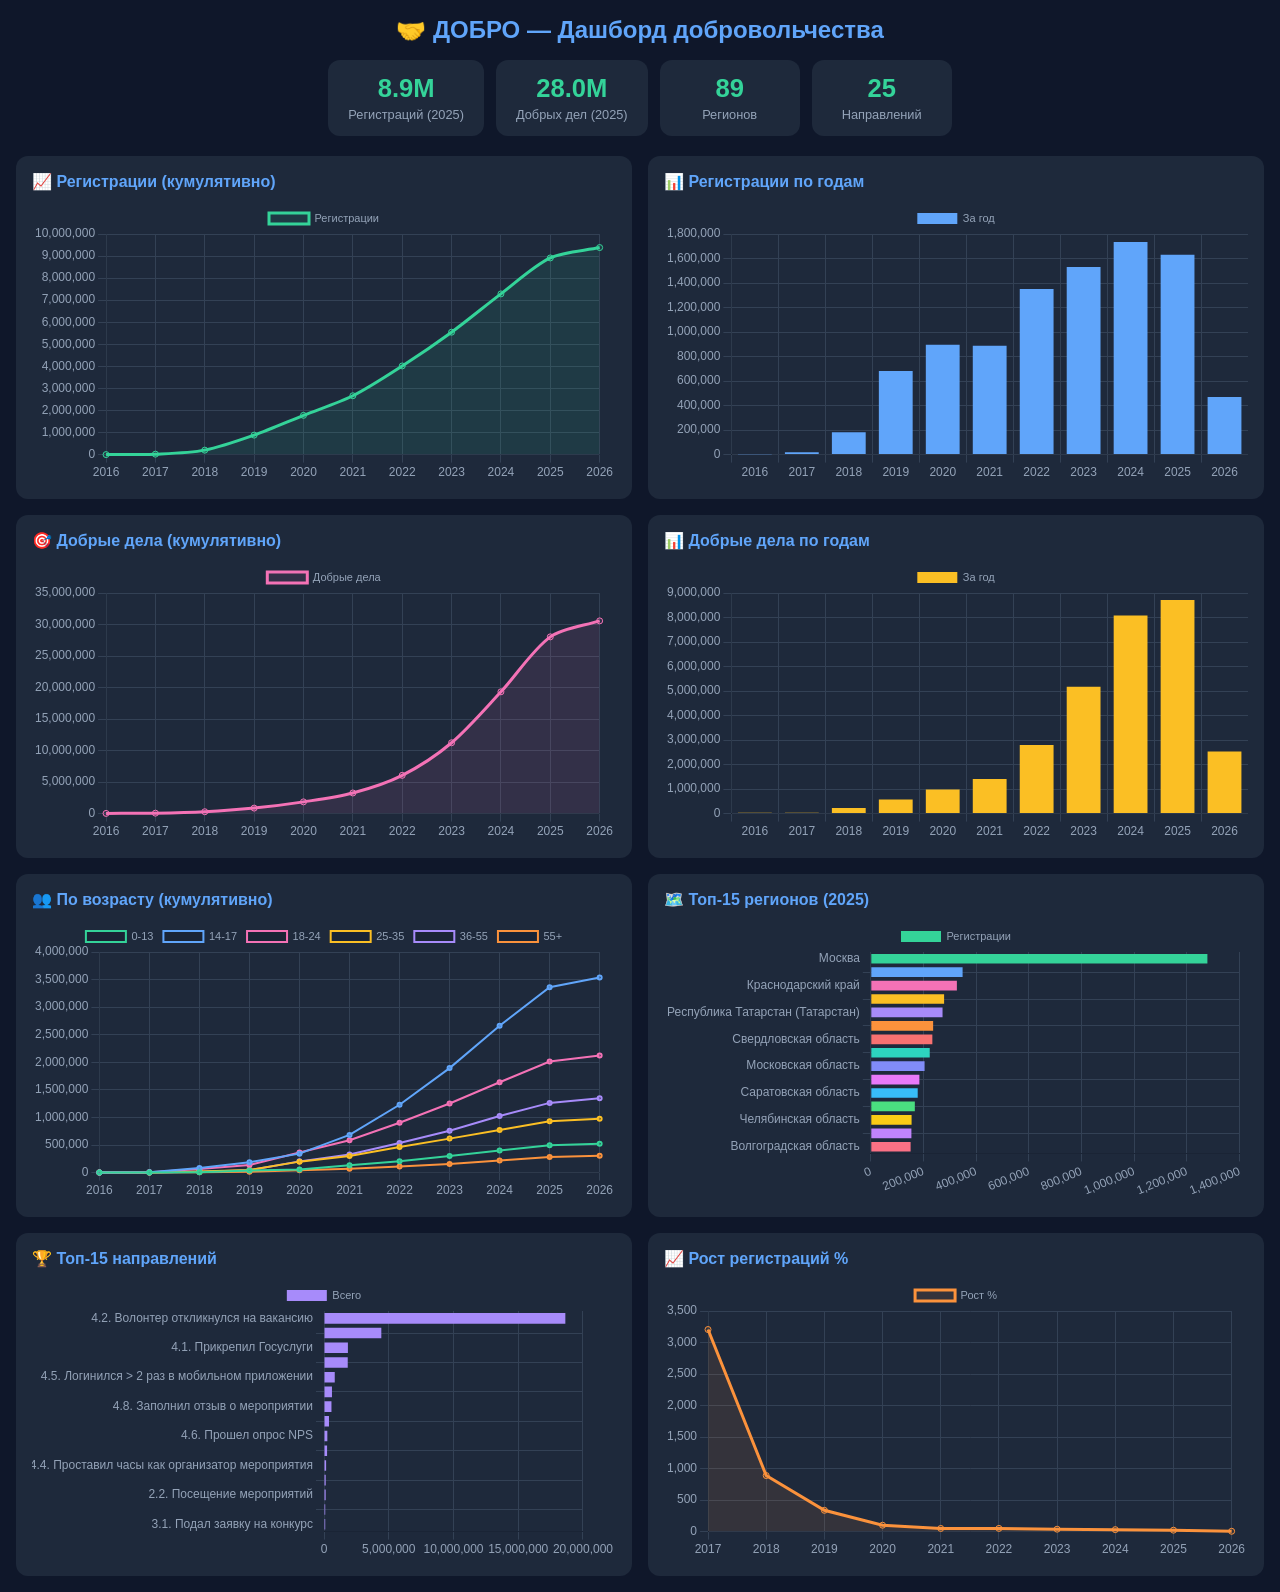
<file: dashboard_v6.html>
<!DOCTYPE html>
<html lang="ru"><head><meta charset="UTF-8"><meta name="viewport" content="width=device-width,initial-scale=1">
<title>ДОБРО Dashboard</title>
<style>
*{box-sizing:border-box;margin:0;padding:0}
body{font-family:-apple-system,BlinkMacSystemFont,'Segoe UI',Roboto,sans-serif;background:#0f172a;color:#e2e8f0;padding:16px}
h1{text-align:center;font-size:1.5em;margin-bottom:16px;color:#60a5fa}
.stats{display:flex;flex-wrap:wrap;gap:12px;margin-bottom:20px;justify-content:center}
.stat{background:#1e293b;border-radius:12px;padding:14px 20px;text-align:center;min-width:140px}
.stat .val{font-size:1.6em;font-weight:700;color:#34d399}
.stat .lbl{font-size:.8em;color:#94a3b8;margin-top:4px}
.grid{display:grid;grid-template-columns:1fr 1fr;gap:16px}
@media(max-width:768px){.grid{grid-template-columns:1fr}}
.card{background:#1e293b;border-radius:12px;padding:16px}
.card h2{font-size:1em;margin-bottom:12px;color:#60a5fa}
.chart-wrap{position:relative;height:280px}
canvas{width:100%!important;height:100%!important}
</style></head><body>
<h1>🤝 ДОБРО — Дашборд добровольчества</h1>

<div class="stats">
<div class="stat"><div class="val">8.9M</div><div class="lbl">Регистраций (2025)</div></div>
<div class="stat"><div class="val">28.0M</div><div class="lbl">Добрых дел (2025)</div></div>
<div class="stat"><div class="val">89</div><div class="lbl">Регионов</div></div>
<div class="stat"><div class="val">25</div><div class="lbl">Направлений</div></div>
</div>

<div class="grid">
<div class="card"><h2>📈 Регистрации (кумулятивно)</h2><div class="chart-wrap"><canvas id="c1"></canvas></div></div>
<div class="card"><h2>📊 Регистрации по годам</h2><div class="chart-wrap"><canvas id="c2"></canvas></div></div>
<div class="card"><h2>🎯 Добрые дела (кумулятивно)</h2><div class="chart-wrap"><canvas id="c3"></canvas></div></div>
<div class="card"><h2>📊 Добрые дела по годам</h2><div class="chart-wrap"><canvas id="c4"></canvas></div></div>
<div class="card"><h2>👥 По возрасту (кумулятивно)</h2><div class="chart-wrap"><canvas id="c5"></canvas></div></div>
<div class="card"><h2>🗺️ Топ-15 регионов (2025)</h2><div class="chart-wrap"><canvas id="c6"></canvas></div></div>
<div class="card"><h2>🏆 Топ-15 направлений</h2><div class="chart-wrap"><canvas id="c7"></canvas></div></div>
<div class="card"><h2>📈 Рост регистраций %</h2><div class="chart-wrap"><canvas id="c8"></canvas></div></div>
</div>

<script>
/*!
 * Chart.js v4.5.1
 * https://www.chartjs.org
 * (c) 2025 Chart.js Contributors
 * Released under the MIT License
 */
!function(t,e){"object"==typeof exports&&"undefined"!=typeof module?module.exports=e():"function"==typeof define&&define.amd?define(e):(t="undefined"!=typeof globalThis?globalThis:t||self).Chart=e()}(this,(function(){"use strict";var t=Object.freeze({__proto__:null,get Colors(){return Jo},get Decimation(){return ta},get Filler(){return ba},get Legend(){return Ma},get SubTitle(){return Pa},get Title(){return ka},get Tooltip(){return Na}});function e(){}const i=(()=>{let t=0;return()=>t++})();function s(t){return null==t}function n(t){if(Array.isArray&&Array.isArray(t))return!0;const e=Object.prototype.toString.call(t);return"[object"===e.slice(0,7)&&"Array]"===e.slice(-6)}function o(t){return null!==t&&"[object Object]"===Object.prototype.toString.call(t)}function a(t){return("number"==typeof t||t instanceof Number)&&isFinite(+t)}function r(t,e){return a(t)?t:e}function l(t,e){return void 0===t?e:t}const h=(t,e)=>"string"==typeof t&&t.endsWith("%")?parseFloat(t)/100:+t/e,c=(t,e)=>"string"==typeof t&&t.endsWith("%")?parseFloat(t)/100*e:+t;function d(t,e,i){if(t&&"function"==typeof t.call)return t.apply(i,e)}function u(t,e,i,s){let a,r,l;if(n(t))if(r=t.length,s)for(a=r-1;a>=0;a--)e.call(i,t[a],a);else for(a=0;a<r;a++)e.call(i,t[a],a);else if(o(t))for(l=Object.keys(t),r=l.length,a=0;a<r;a++)e.call(i,t[l[a]],l[a])}function f(t,e){let i,s,n,o;if(!t||!e||t.length!==e.length)return!1;for(i=0,s=t.length;i<s;++i)if(n=t[i],o=e[i],n.datasetIndex!==o.datasetIndex||n.index!==o.index)return!1;return!0}function g(t){if(n(t))return t.map(g);if(o(t)){const e=Object.create(null),i=Object.keys(t),s=i.length;let n=0;for(;n<s;++n)e[i[n]]=g(t[i[n]]);return e}return t}function p(t){return-1===["__proto__","prototype","constructor"].indexOf(t)}function m(t,e,i,s){if(!p(t))return;const n=e[t],a=i[t];o(n)&&o(a)?x(n,a,s):e[t]=g(a)}function x(t,e,i){const s=n(e)?e:[e],a=s.length;if(!o(t))return t;const r=(i=i||{}).merger||m;let l;for(let e=0;e<a;++e){if(l=s[e],!o(l))continue;const n=Object.keys(l);for(let e=0,s=n.length;e<s;++e)r(n[e],t,l,i)}return t}function b(t,e){return x(t,e,{merger:_})}function _(t,e,i){if(!p(t))return;const s=e[t],n=i[t];o(s)&&o(n)?b(s,n):Object.prototype.hasOwnProperty.call(e,t)||(e[t]=g(n))}const y={"":t=>t,x:t=>t.x,y:t=>t.y};function v(t){const e=t.split("."),i=[];let s="";for(const t of e)s+=t,s.endsWith("\\")?s=s.slice(0,-1)+".":(i.push(s),s="");return i}function M(t,e){const i=y[e]||(y[e]=function(t){const e=v(t);return t=>{for(const i of e){if(""===i)break;t=t&&t[i]}return t}}(e));return i(t)}function w(t){return t.charAt(0).toUpperCase()+t.slice(1)}const k=t=>void 0!==t,S=t=>"function"==typeof t,P=(t,e)=>{if(t.size!==e.size)return!1;for(const i of t)if(!e.has(i))return!1;return!0};function D(t){return"mouseup"===t.type||"click"===t.type||"contextmenu"===t.type}const C=Math.PI,O=2*C,A=O+C,T=Number.POSITIVE_INFINITY,L=C/180,E=C/2,R=C/4,I=2*C/3,z=Math.log10,F=Math.sign;function V(t,e,i){return Math.abs(t-e)<i}function B(t){const e=Math.round(t);t=V(t,e,t/1e3)?e:t;const i=Math.pow(10,Math.floor(z(t))),s=t/i;return(s<=1?1:s<=2?2:s<=5?5:10)*i}function W(t){const e=[],i=Math.sqrt(t);let s;for(s=1;s<i;s++)t%s==0&&(e.push(s),e.push(t/s));return i===(0|i)&&e.push(i),e.sort(((t,e)=>t-e)).pop(),e}function N(t){return!function(t){return"symbol"==typeof t||"object"==typeof t&&null!==t&&!(Symbol.toPrimitive in t||"toString"in t||"valueOf"in t)}(t)&&!isNaN(parseFloat(t))&&isFinite(t)}function H(t,e){const i=Math.round(t);return i-e<=t&&i+e>=t}function j(t,e,i){let s,n,o;for(s=0,n=t.length;s<n;s++)o=t[s][i],isNaN(o)||(e.min=Math.min(e.min,o),e.max=Math.max(e.max,o))}function $(t){return t*(C/180)}function Y(t){return t*(180/C)}function U(t){if(!a(t))return;let e=1,i=0;for(;Math.round(t*e)/e!==t;)e*=10,i++;return i}function X(t,e){const i=e.x-t.x,s=e.y-t.y,n=Math.sqrt(i*i+s*s);let o=Math.atan2(s,i);return o<-.5*C&&(o+=O),{angle:o,distance:n}}function q(t,e){return Math.sqrt(Math.pow(e.x-t.x,2)+Math.pow(e.y-t.y,2))}function K(t,e){return(t-e+A)%O-C}function G(t){return(t%O+O)%O}function J(t,e,i,s){const n=G(t),o=G(e),a=G(i),r=G(o-n),l=G(a-n),h=G(n-o),c=G(n-a);return n===o||n===a||s&&o===a||r>l&&h<c}function Z(t,e,i){return Math.max(e,Math.min(i,t))}function Q(t){return Z(t,-32768,32767)}function tt(t,e,i,s=1e-6){return t>=Math.min(e,i)-s&&t<=Math.max(e,i)+s}function et(t,e,i){i=i||(i=>t[i]<e);let s,n=t.length-1,o=0;for(;n-o>1;)s=o+n>>1,i(s)?o=s:n=s;return{lo:o,hi:n}}const it=(t,e,i,s)=>et(t,i,s?s=>{const n=t[s][e];return n<i||n===i&&t[s+1][e]===i}:s=>t[s][e]<i),st=(t,e,i)=>et(t,i,(s=>t[s][e]>=i));function nt(t,e,i){let s=0,n=t.length;for(;s<n&&t[s]<e;)s++;for(;n>s&&t[n-1]>i;)n--;return s>0||n<t.length?t.slice(s,n):t}const ot=["push","pop","shift","splice","unshift"];function at(t,e){t._chartjs?t._chartjs.listeners.push(e):(Object.defineProperty(t,"_chartjs",{configurable:!0,enumerable:!1,value:{listeners:[e]}}),ot.forEach((e=>{const i="_onData"+w(e),s=t[e];Object.defineProperty(t,e,{configurable:!0,enumerable:!1,value(...e){const n=s.apply(this,e);return t._chartjs.listeners.forEach((t=>{"function"==typeof t[i]&&t[i](...e)})),n}})})))}function rt(t,e){const i=t._chartjs;if(!i)return;const s=i.listeners,n=s.indexOf(e);-1!==n&&s.splice(n,1),s.length>0||(ot.forEach((e=>{delete t[e]})),delete t._chartjs)}function lt(t){const e=new Set(t);return e.size===t.length?t:Array.from(e)}const ht="undefined"==typeof window?function(t){return t()}:window.requestAnimationFrame;function ct(t,e){let i=[],s=!1;return function(...n){i=n,s||(s=!0,ht.call(window,(()=>{s=!1,t.apply(e,i)})))}}function dt(t,e){let i;return function(...s){return e?(clearTimeout(i),i=setTimeout(t,e,s)):t.apply(this,s),e}}const ut=t=>"start"===t?"left":"end"===t?"right":"center",ft=(t,e,i)=>"start"===t?e:"end"===t?i:(e+i)/2,gt=(t,e,i,s)=>t===(s?"left":"right")?i:"center"===t?(e+i)/2:e;function pt(t,e,i){const n=e.length;let o=0,a=n;if(t._sorted){const{iScale:r,vScale:l,_parsed:h}=t,c=t.dataset&&t.dataset.options?t.dataset.options.spanGaps:null,d=r.axis,{min:u,max:f,minDefined:g,maxDefined:p}=r.getUserBounds();if(g){if(o=Math.min(it(h,d,u).lo,i?n:it(e,d,r.getPixelForValue(u)).lo),c){const t=h.slice(0,o+1).reverse().findIndex((t=>!s(t[l.axis])));o-=Math.max(0,t)}o=Z(o,0,n-1)}if(p){let t=Math.max(it(h,r.axis,f,!0).hi+1,i?0:it(e,d,r.getPixelForValue(f),!0).hi+1);if(c){const e=h.slice(t-1).findIndex((t=>!s(t[l.axis])));t+=Math.max(0,e)}a=Z(t,o,n)-o}else a=n-o}return{start:o,count:a}}function mt(t){const{xScale:e,yScale:i,_scaleRanges:s}=t,n={xmin:e.min,xmax:e.max,ymin:i.min,ymax:i.max};if(!s)return t._scaleRanges=n,!0;const o=s.xmin!==e.min||s.xmax!==e.max||s.ymin!==i.min||s.ymax!==i.max;return Object.assign(s,n),o}class xt{constructor(){this._request=null,this._charts=new Map,this._running=!1,this._lastDate=void 0}_notify(t,e,i,s){const n=e.listeners[s],o=e.duration;n.forEach((s=>s({chart:t,initial:e.initial,numSteps:o,currentStep:Math.min(i-e.start,o)})))}_refresh(){this._request||(this._running=!0,this._request=ht.call(window,(()=>{this._update(),this._request=null,this._running&&this._refresh()})))}_update(t=Date.now()){let e=0;this._charts.forEach(((i,s)=>{if(!i.running||!i.items.length)return;const n=i.items;let o,a=n.length-1,r=!1;for(;a>=0;--a)o=n[a],o._active?(o._total>i.duration&&(i.duration=o._total),o.tick(t),r=!0):(n[a]=n[n.length-1],n.pop());r&&(s.draw(),this._notify(s,i,t,"progress")),n.length||(i.running=!1,this._notify(s,i,t,"complete"),i.initial=!1),e+=n.length})),this._lastDate=t,0===e&&(this._running=!1)}_getAnims(t){const e=this._charts;let i=e.get(t);return i||(i={running:!1,initial:!0,items:[],listeners:{complete:[],progress:[]}},e.set(t,i)),i}listen(t,e,i){this._getAnims(t).listeners[e].push(i)}add(t,e){e&&e.length&&this._getAnims(t).items.push(...e)}has(t){return this._getAnims(t).items.length>0}start(t){const e=this._charts.get(t);e&&(e.running=!0,e.start=Date.now(),e.duration=e.items.reduce(((t,e)=>Math.max(t,e._duration)),0),this._refresh())}running(t){if(!this._running)return!1;const e=this._charts.get(t);return!!(e&&e.running&&e.items.length)}stop(t){const e=this._charts.get(t);if(!e||!e.items.length)return;const i=e.items;let s=i.length-1;for(;s>=0;--s)i[s].cancel();e.items=[],this._notify(t,e,Date.now(),"complete")}remove(t){return this._charts.delete(t)}}var bt=new xt;
/*!
 * @kurkle/color v0.3.2
 * https://github.com/kurkle/color#readme
 * (c) 2023 Jukka Kurkela
 * Released under the MIT License
 */function _t(t){return t+.5|0}const yt=(t,e,i)=>Math.max(Math.min(t,i),e);function vt(t){return yt(_t(2.55*t),0,255)}function Mt(t){return yt(_t(255*t),0,255)}function wt(t){return yt(_t(t/2.55)/100,0,1)}function kt(t){return yt(_t(100*t),0,100)}const St={0:0,1:1,2:2,3:3,4:4,5:5,6:6,7:7,8:8,9:9,A:10,B:11,C:12,D:13,E:14,F:15,a:10,b:11,c:12,d:13,e:14,f:15},Pt=[..."0123456789ABCDEF"],Dt=t=>Pt[15&t],Ct=t=>Pt[(240&t)>>4]+Pt[15&t],Ot=t=>(240&t)>>4==(15&t);function At(t){var e=(t=>Ot(t.r)&&Ot(t.g)&&Ot(t.b)&&Ot(t.a))(t)?Dt:Ct;return t?"#"+e(t.r)+e(t.g)+e(t.b)+((t,e)=>t<255?e(t):"")(t.a,e):void 0}const Tt=/^(hsla?|hwb|hsv)\(\s*([-+.e\d]+)(?:deg)?[\s,]+([-+.e\d]+)%[\s,]+([-+.e\d]+)%(?:[\s,]+([-+.e\d]+)(%)?)?\s*\)$/;function Lt(t,e,i){const s=e*Math.min(i,1-i),n=(e,n=(e+t/30)%12)=>i-s*Math.max(Math.min(n-3,9-n,1),-1);return[n(0),n(8),n(4)]}function Et(t,e,i){const s=(s,n=(s+t/60)%6)=>i-i*e*Math.max(Math.min(n,4-n,1),0);return[s(5),s(3),s(1)]}function Rt(t,e,i){const s=Lt(t,1,.5);let n;for(e+i>1&&(n=1/(e+i),e*=n,i*=n),n=0;n<3;n++)s[n]*=1-e-i,s[n]+=e;return s}function It(t){const e=t.r/255,i=t.g/255,s=t.b/255,n=Math.max(e,i,s),o=Math.min(e,i,s),a=(n+o)/2;let r,l,h;return n!==o&&(h=n-o,l=a>.5?h/(2-n-o):h/(n+o),r=function(t,e,i,s,n){return t===n?(e-i)/s+(e<i?6:0):e===n?(i-t)/s+2:(t-e)/s+4}(e,i,s,h,n),r=60*r+.5),[0|r,l||0,a]}function zt(t,e,i,s){return(Array.isArray(e)?t(e[0],e[1],e[2]):t(e,i,s)).map(Mt)}function Ft(t,e,i){return zt(Lt,t,e,i)}function Vt(t){return(t%360+360)%360}function Bt(t){const e=Tt.exec(t);let i,s=255;if(!e)return;e[5]!==i&&(s=e[6]?vt(+e[5]):Mt(+e[5]));const n=Vt(+e[2]),o=+e[3]/100,a=+e[4]/100;return i="hwb"===e[1]?function(t,e,i){return zt(Rt,t,e,i)}(n,o,a):"hsv"===e[1]?function(t,e,i){return zt(Et,t,e,i)}(n,o,a):Ft(n,o,a),{r:i[0],g:i[1],b:i[2],a:s}}const Wt={x:"dark",Z:"light",Y:"re",X:"blu",W:"gr",V:"medium",U:"slate",A:"ee",T:"ol",S:"or",B:"ra",C:"lateg",D:"ights",R:"in",Q:"turquois",E:"hi",P:"ro",O:"al",N:"le",M:"de",L:"yello",F:"en",K:"ch",G:"arks",H:"ea",I:"ightg",J:"wh"},Nt={OiceXe:"f0f8ff",antiquewEte:"faebd7",aqua:"ffff",aquamarRe:"7fffd4",azuY:"f0ffff",beige:"f5f5dc",bisque:"ffe4c4",black:"0",blanKedOmond:"ffebcd",Xe:"ff",XeviTet:"8a2be2",bPwn:"a52a2a",burlywood:"deb887",caMtXe:"5f9ea0",KartYuse:"7fff00",KocTate:"d2691e",cSO:"ff7f50",cSnflowerXe:"6495ed",cSnsilk:"fff8dc",crimson:"dc143c",cyan:"ffff",xXe:"8b",xcyan:"8b8b",xgTMnPd:"b8860b",xWay:"a9a9a9",xgYF:"6400",xgYy:"a9a9a9",xkhaki:"bdb76b",xmagFta:"8b008b",xTivegYF:"556b2f",xSange:"ff8c00",xScEd:"9932cc",xYd:"8b0000",xsOmon:"e9967a",xsHgYF:"8fbc8f",xUXe:"483d8b",xUWay:"2f4f4f",xUgYy:"2f4f4f",xQe:"ced1",xviTet:"9400d3",dAppRk:"ff1493",dApskyXe:"bfff",dimWay:"696969",dimgYy:"696969",dodgerXe:"1e90ff",fiYbrick:"b22222",flSOwEte:"fffaf0",foYstWAn:"228b22",fuKsia:"ff00ff",gaRsbSo:"dcdcdc",ghostwEte:"f8f8ff",gTd:"ffd700",gTMnPd:"daa520",Way:"808080",gYF:"8000",gYFLw:"adff2f",gYy:"808080",honeyMw:"f0fff0",hotpRk:"ff69b4",RdianYd:"cd5c5c",Rdigo:"4b0082",ivSy:"fffff0",khaki:"f0e68c",lavFMr:"e6e6fa",lavFMrXsh:"fff0f5",lawngYF:"7cfc00",NmoncEffon:"fffacd",ZXe:"add8e6",ZcSO:"f08080",Zcyan:"e0ffff",ZgTMnPdLw:"fafad2",ZWay:"d3d3d3",ZgYF:"90ee90",ZgYy:"d3d3d3",ZpRk:"ffb6c1",ZsOmon:"ffa07a",ZsHgYF:"20b2aa",ZskyXe:"87cefa",ZUWay:"778899",ZUgYy:"778899",ZstAlXe:"b0c4de",ZLw:"ffffe0",lime:"ff00",limegYF:"32cd32",lRF:"faf0e6",magFta:"ff00ff",maPon:"800000",VaquamarRe:"66cdaa",VXe:"cd",VScEd:"ba55d3",VpurpN:"9370db",VsHgYF:"3cb371",VUXe:"7b68ee",VsprRggYF:"fa9a",VQe:"48d1cc",VviTetYd:"c71585",midnightXe:"191970",mRtcYam:"f5fffa",mistyPse:"ffe4e1",moccasR:"ffe4b5",navajowEte:"ffdead",navy:"80",Tdlace:"fdf5e6",Tive:"808000",TivedBb:"6b8e23",Sange:"ffa500",SangeYd:"ff4500",ScEd:"da70d6",pOegTMnPd:"eee8aa",pOegYF:"98fb98",pOeQe:"afeeee",pOeviTetYd:"db7093",papayawEp:"ffefd5",pHKpuff:"ffdab9",peru:"cd853f",pRk:"ffc0cb",plum:"dda0dd",powMrXe:"b0e0e6",purpN:"800080",YbeccapurpN:"663399",Yd:"ff0000",Psybrown:"bc8f8f",PyOXe:"4169e1",saddNbPwn:"8b4513",sOmon:"fa8072",sandybPwn:"f4a460",sHgYF:"2e8b57",sHshell:"fff5ee",siFna:"a0522d",silver:"c0c0c0",skyXe:"87ceeb",UXe:"6a5acd",UWay:"708090",UgYy:"708090",snow:"fffafa",sprRggYF:"ff7f",stAlXe:"4682b4",tan:"d2b48c",teO:"8080",tEstN:"d8bfd8",tomato:"ff6347",Qe:"40e0d0",viTet:"ee82ee",JHt:"f5deb3",wEte:"ffffff",wEtesmoke:"f5f5f5",Lw:"ffff00",LwgYF:"9acd32"};let Ht;function jt(t){Ht||(Ht=function(){const t={},e=Object.keys(Nt),i=Object.keys(Wt);let s,n,o,a,r;for(s=0;s<e.length;s++){for(a=r=e[s],n=0;n<i.length;n++)o=i[n],r=r.replace(o,Wt[o]);o=parseInt(Nt[a],16),t[r]=[o>>16&255,o>>8&255,255&o]}return t}(),Ht.transparent=[0,0,0,0]);const e=Ht[t.toLowerCase()];return e&&{r:e[0],g:e[1],b:e[2],a:4===e.length?e[3]:255}}const $t=/^rgba?\(\s*([-+.\d]+)(%)?[\s,]+([-+.e\d]+)(%)?[\s,]+([-+.e\d]+)(%)?(?:[\s,/]+([-+.e\d]+)(%)?)?\s*\)$/;const Yt=t=>t<=.0031308?12.92*t:1.055*Math.pow(t,1/2.4)-.055,Ut=t=>t<=.04045?t/12.92:Math.pow((t+.055)/1.055,2.4);function Xt(t,e,i){if(t){let s=It(t);s[e]=Math.max(0,Math.min(s[e]+s[e]*i,0===e?360:1)),s=Ft(s),t.r=s[0],t.g=s[1],t.b=s[2]}}function qt(t,e){return t?Object.assign(e||{},t):t}function Kt(t){var e={r:0,g:0,b:0,a:255};return Array.isArray(t)?t.length>=3&&(e={r:t[0],g:t[1],b:t[2],a:255},t.length>3&&(e.a=Mt(t[3]))):(e=qt(t,{r:0,g:0,b:0,a:1})).a=Mt(e.a),e}function Gt(t){return"r"===t.charAt(0)?function(t){const e=$t.exec(t);let i,s,n,o=255;if(e){if(e[7]!==i){const t=+e[7];o=e[8]?vt(t):yt(255*t,0,255)}return i=+e[1],s=+e[3],n=+e[5],i=255&(e[2]?vt(i):yt(i,0,255)),s=255&(e[4]?vt(s):yt(s,0,255)),n=255&(e[6]?vt(n):yt(n,0,255)),{r:i,g:s,b:n,a:o}}}(t):Bt(t)}class Jt{constructor(t){if(t instanceof Jt)return t;const e=typeof t;let i;var s,n,o;"object"===e?i=Kt(t):"string"===e&&(o=(s=t).length,"#"===s[0]&&(4===o||5===o?n={r:255&17*St[s[1]],g:255&17*St[s[2]],b:255&17*St[s[3]],a:5===o?17*St[s[4]]:255}:7!==o&&9!==o||(n={r:St[s[1]]<<4|St[s[2]],g:St[s[3]]<<4|St[s[4]],b:St[s[5]]<<4|St[s[6]],a:9===o?St[s[7]]<<4|St[s[8]]:255})),i=n||jt(t)||Gt(t)),this._rgb=i,this._valid=!!i}get valid(){return this._valid}get rgb(){var t=qt(this._rgb);return t&&(t.a=wt(t.a)),t}set rgb(t){this._rgb=Kt(t)}rgbString(){return this._valid?(t=this._rgb)&&(t.a<255?`rgba(${t.r}, ${t.g}, ${t.b}, ${wt(t.a)})`:`rgb(${t.r}, ${t.g}, ${t.b})`):void 0;var t}hexString(){return this._valid?At(this._rgb):void 0}hslString(){return this._valid?function(t){if(!t)return;const e=It(t),i=e[0],s=kt(e[1]),n=kt(e[2]);return t.a<255?`hsla(${i}, ${s}%, ${n}%, ${wt(t.a)})`:`hsl(${i}, ${s}%, ${n}%)`}(this._rgb):void 0}mix(t,e){if(t){const i=this.rgb,s=t.rgb;let n;const o=e===n?.5:e,a=2*o-1,r=i.a-s.a,l=((a*r==-1?a:(a+r)/(1+a*r))+1)/2;n=1-l,i.r=255&l*i.r+n*s.r+.5,i.g=255&l*i.g+n*s.g+.5,i.b=255&l*i.b+n*s.b+.5,i.a=o*i.a+(1-o)*s.a,this.rgb=i}return this}interpolate(t,e){return t&&(this._rgb=function(t,e,i){const s=Ut(wt(t.r)),n=Ut(wt(t.g)),o=Ut(wt(t.b));return{r:Mt(Yt(s+i*(Ut(wt(e.r))-s))),g:Mt(Yt(n+i*(Ut(wt(e.g))-n))),b:Mt(Yt(o+i*(Ut(wt(e.b))-o))),a:t.a+i*(e.a-t.a)}}(this._rgb,t._rgb,e)),this}clone(){return new Jt(this.rgb)}alpha(t){return this._rgb.a=Mt(t),this}clearer(t){return this._rgb.a*=1-t,this}greyscale(){const t=this._rgb,e=_t(.3*t.r+.59*t.g+.11*t.b);return t.r=t.g=t.b=e,this}opaquer(t){return this._rgb.a*=1+t,this}negate(){const t=this._rgb;return t.r=255-t.r,t.g=255-t.g,t.b=255-t.b,this}lighten(t){return Xt(this._rgb,2,t),this}darken(t){return Xt(this._rgb,2,-t),this}saturate(t){return Xt(this._rgb,1,t),this}desaturate(t){return Xt(this._rgb,1,-t),this}rotate(t){return function(t,e){var i=It(t);i[0]=Vt(i[0]+e),i=Ft(i),t.r=i[0],t.g=i[1],t.b=i[2]}(this._rgb,t),this}}function Zt(t){if(t&&"object"==typeof t){const e=t.toString();return"[object CanvasPattern]"===e||"[object CanvasGradient]"===e}return!1}function Qt(t){return Zt(t)?t:new Jt(t)}function te(t){return Zt(t)?t:new Jt(t).saturate(.5).darken(.1).hexString()}const ee=["x","y","borderWidth","radius","tension"],ie=["color","borderColor","backgroundColor"];const se=new Map;function ne(t,e,i){return function(t,e){e=e||{};const i=t+JSON.stringify(e);let s=se.get(i);return s||(s=new Intl.NumberFormat(t,e),se.set(i,s)),s}(e,i).format(t)}const oe={values:t=>n(t)?t:""+t,numeric(t,e,i){if(0===t)return"0";const s=this.chart.options.locale;let n,o=t;if(i.length>1){const e=Math.max(Math.abs(i[0].value),Math.abs(i[i.length-1].value));(e<1e-4||e>1e15)&&(n="scientific"),o=function(t,e){let i=e.length>3?e[2].value-e[1].value:e[1].value-e[0].value;Math.abs(i)>=1&&t!==Math.floor(t)&&(i=t-Math.floor(t));return i}(t,i)}const a=z(Math.abs(o)),r=isNaN(a)?1:Math.max(Math.min(-1*Math.floor(a),20),0),l={notation:n,minimumFractionDigits:r,maximumFractionDigits:r};return Object.assign(l,this.options.ticks.format),ne(t,s,l)},logarithmic(t,e,i){if(0===t)return"0";const s=i[e].significand||t/Math.pow(10,Math.floor(z(t)));return[1,2,3,5,10,15].includes(s)||e>.8*i.length?oe.numeric.call(this,t,e,i):""}};var ae={formatters:oe};const re=Object.create(null),le=Object.create(null);function he(t,e){if(!e)return t;const i=e.split(".");for(let e=0,s=i.length;e<s;++e){const s=i[e];t=t[s]||(t[s]=Object.create(null))}return t}function ce(t,e,i){return"string"==typeof e?x(he(t,e),i):x(he(t,""),e)}class de{constructor(t,e){this.animation=void 0,this.backgroundColor="rgba(0,0,0,0.1)",this.borderColor="rgba(0,0,0,0.1)",this.color="#666",this.datasets={},this.devicePixelRatio=t=>t.chart.platform.getDevicePixelRatio(),this.elements={},this.events=["mousemove","mouseout","click","touchstart","touchmove"],this.font={family:"'Helvetica Neue', 'Helvetica', 'Arial', sans-serif",size:12,style:"normal",lineHeight:1.2,weight:null},this.hover={},this.hoverBackgroundColor=(t,e)=>te(e.backgroundColor),this.hoverBorderColor=(t,e)=>te(e.borderColor),this.hoverColor=(t,e)=>te(e.color),this.indexAxis="x",this.interaction={mode:"nearest",intersect:!0,includeInvisible:!1},this.maintainAspectRatio=!0,this.onHover=null,this.onClick=null,this.parsing=!0,this.plugins={},this.responsive=!0,this.scale=void 0,this.scales={},this.showLine=!0,this.drawActiveElementsOnTop=!0,this.describe(t),this.apply(e)}set(t,e){return ce(this,t,e)}get(t){return he(this,t)}describe(t,e){return ce(le,t,e)}override(t,e){return ce(re,t,e)}route(t,e,i,s){const n=he(this,t),a=he(this,i),r="_"+e;Object.defineProperties(n,{[r]:{value:n[e],writable:!0},[e]:{enumerable:!0,get(){const t=this[r],e=a[s];return o(t)?Object.assign({},e,t):l(t,e)},set(t){this[r]=t}}})}apply(t){t.forEach((t=>t(this)))}}var ue=new de({_scriptable:t=>!t.startsWith("on"),_indexable:t=>"events"!==t,hover:{_fallback:"interaction"},interaction:{_scriptable:!1,_indexable:!1}},[function(t){t.set("animation",{delay:void 0,duration:1e3,easing:"easeOutQuart",fn:void 0,from:void 0,loop:void 0,to:void 0,type:void 0}),t.describe("animation",{_fallback:!1,_indexable:!1,_scriptable:t=>"onProgress"!==t&&"onComplete"!==t&&"fn"!==t}),t.set("animations",{colors:{type:"color",properties:ie},numbers:{type:"number",properties:ee}}),t.describe("animations",{_fallback:"animation"}),t.set("transitions",{active:{animation:{duration:400}},resize:{animation:{duration:0}},show:{animations:{colors:{from:"transparent"},visible:{type:"boolean",duration:0}}},hide:{animations:{colors:{to:"transparent"},visible:{type:"boolean",easing:"linear",fn:t=>0|t}}}})},function(t){t.set("layout",{autoPadding:!0,padding:{top:0,right:0,bottom:0,left:0}})},function(t){t.set("scale",{display:!0,offset:!1,reverse:!1,beginAtZero:!1,bounds:"ticks",clip:!0,grace:0,grid:{display:!0,lineWidth:1,drawOnChartArea:!0,drawTicks:!0,tickLength:8,tickWidth:(t,e)=>e.lineWidth,tickColor:(t,e)=>e.color,offset:!1},border:{display:!0,dash:[],dashOffset:0,width:1},title:{display:!1,text:"",padding:{top:4,bottom:4}},ticks:{minRotation:0,maxRotation:50,mirror:!1,textStrokeWidth:0,textStrokeColor:"",padding:3,display:!0,autoSkip:!0,autoSkipPadding:3,labelOffset:0,callback:ae.formatters.values,minor:{},major:{},align:"center",crossAlign:"near",showLabelBackdrop:!1,backdropColor:"rgba(255, 255, 255, 0.75)",backdropPadding:2}}),t.route("scale.ticks","color","","color"),t.route("scale.grid","color","","borderColor"),t.route("scale.border","color","","borderColor"),t.route("scale.title","color","","color"),t.describe("scale",{_fallback:!1,_scriptable:t=>!t.startsWith("before")&&!t.startsWith("after")&&"callback"!==t&&"parser"!==t,_indexable:t=>"borderDash"!==t&&"tickBorderDash"!==t&&"dash"!==t}),t.describe("scales",{_fallback:"scale"}),t.describe("scale.ticks",{_scriptable:t=>"backdropPadding"!==t&&"callback"!==t,_indexable:t=>"backdropPadding"!==t})}]);function fe(){return"undefined"!=typeof window&&"undefined"!=typeof document}function ge(t){let e=t.parentNode;return e&&"[object ShadowRoot]"===e.toString()&&(e=e.host),e}function pe(t,e,i){let s;return"string"==typeof t?(s=parseInt(t,10),-1!==t.indexOf("%")&&(s=s/100*e.parentNode[i])):s=t,s}const me=t=>t.ownerDocument.defaultView.getComputedStyle(t,null);function xe(t,e){return me(t).getPropertyValue(e)}const be=["top","right","bottom","left"];function _e(t,e,i){const s={};i=i?"-"+i:"";for(let n=0;n<4;n++){const o=be[n];s[o]=parseFloat(t[e+"-"+o+i])||0}return s.width=s.left+s.right,s.height=s.top+s.bottom,s}const ye=(t,e,i)=>(t>0||e>0)&&(!i||!i.shadowRoot);function ve(t,e){if("native"in t)return t;const{canvas:i,currentDevicePixelRatio:s}=e,n=me(i),o="border-box"===n.boxSizing,a=_e(n,"padding"),r=_e(n,"border","width"),{x:l,y:h,box:c}=function(t,e){const i=t.touches,s=i&&i.length?i[0]:t,{offsetX:n,offsetY:o}=s;let a,r,l=!1;if(ye(n,o,t.target))a=n,r=o;else{const t=e.getBoundingClientRect();a=s.clientX-t.left,r=s.clientY-t.top,l=!0}return{x:a,y:r,box:l}}(t,i),d=a.left+(c&&r.left),u=a.top+(c&&r.top);let{width:f,height:g}=e;return o&&(f-=a.width+r.width,g-=a.height+r.height),{x:Math.round((l-d)/f*i.width/s),y:Math.round((h-u)/g*i.height/s)}}const Me=t=>Math.round(10*t)/10;function we(t,e,i,s){const n=me(t),o=_e(n,"margin"),a=pe(n.maxWidth,t,"clientWidth")||T,r=pe(n.maxHeight,t,"clientHeight")||T,l=function(t,e,i){let s,n;if(void 0===e||void 0===i){const o=t&&ge(t);if(o){const t=o.getBoundingClientRect(),a=me(o),r=_e(a,"border","width"),l=_e(a,"padding");e=t.width-l.width-r.width,i=t.height-l.height-r.height,s=pe(a.maxWidth,o,"clientWidth"),n=pe(a.maxHeight,o,"clientHeight")}else e=t.clientWidth,i=t.clientHeight}return{width:e,height:i,maxWidth:s||T,maxHeight:n||T}}(t,e,i);let{width:h,height:c}=l;if("content-box"===n.boxSizing){const t=_e(n,"border","width"),e=_e(n,"padding");h-=e.width+t.width,c-=e.height+t.height}h=Math.max(0,h-o.width),c=Math.max(0,s?h/s:c-o.height),h=Me(Math.min(h,a,l.maxWidth)),c=Me(Math.min(c,r,l.maxHeight)),h&&!c&&(c=Me(h/2));return(void 0!==e||void 0!==i)&&s&&l.height&&c>l.height&&(c=l.height,h=Me(Math.floor(c*s))),{width:h,height:c}}function ke(t,e,i){const s=e||1,n=Me(t.height*s),o=Me(t.width*s);t.height=Me(t.height),t.width=Me(t.width);const a=t.canvas;return a.style&&(i||!a.style.height&&!a.style.width)&&(a.style.height=`${t.height}px`,a.style.width=`${t.width}px`),(t.currentDevicePixelRatio!==s||a.height!==n||a.width!==o)&&(t.currentDevicePixelRatio=s,a.height=n,a.width=o,t.ctx.setTransform(s,0,0,s,0,0),!0)}const Se=function(){let t=!1;try{const e={get passive(){return t=!0,!1}};fe()&&(window.addEventListener("test",null,e),window.removeEventListener("test",null,e))}catch(t){}return t}();function Pe(t,e){const i=xe(t,e),s=i&&i.match(/^(\d+)(\.\d+)?px$/);return s?+s[1]:void 0}function De(t){return!t||s(t.size)||s(t.family)?null:(t.style?t.style+" ":"")+(t.weight?t.weight+" ":"")+t.size+"px "+t.family}function Ce(t,e,i,s,n){let o=e[n];return o||(o=e[n]=t.measureText(n).width,i.push(n)),o>s&&(s=o),s}function Oe(t,e,i,s){let o=(s=s||{}).data=s.data||{},a=s.garbageCollect=s.garbageCollect||[];s.font!==e&&(o=s.data={},a=s.garbageCollect=[],s.font=e),t.save(),t.font=e;let r=0;const l=i.length;let h,c,d,u,f;for(h=0;h<l;h++)if(u=i[h],null==u||n(u)){if(n(u))for(c=0,d=u.length;c<d;c++)f=u[c],null==f||n(f)||(r=Ce(t,o,a,r,f))}else r=Ce(t,o,a,r,u);t.restore();const g=a.length/2;if(g>i.length){for(h=0;h<g;h++)delete o[a[h]];a.splice(0,g)}return r}function Ae(t,e,i){const s=t.currentDevicePixelRatio,n=0!==i?Math.max(i/2,.5):0;return Math.round((e-n)*s)/s+n}function Te(t,e){(e||t)&&((e=e||t.getContext("2d")).save(),e.resetTransform(),e.clearRect(0,0,t.width,t.height),e.restore())}function Le(t,e,i,s){Ee(t,e,i,s,null)}function Ee(t,e,i,s,n){let o,a,r,l,h,c,d,u;const f=e.pointStyle,g=e.rotation,p=e.radius;let m=(g||0)*L;if(f&&"object"==typeof f&&(o=f.toString(),"[object HTMLImageElement]"===o||"[object HTMLCanvasElement]"===o))return t.save(),t.translate(i,s),t.rotate(m),t.drawImage(f,-f.width/2,-f.height/2,f.width,f.height),void t.restore();if(!(isNaN(p)||p<=0)){switch(t.beginPath(),f){default:n?t.ellipse(i,s,n/2,p,0,0,O):t.arc(i,s,p,0,O),t.closePath();break;case"triangle":c=n?n/2:p,t.moveTo(i+Math.sin(m)*c,s-Math.cos(m)*p),m+=I,t.lineTo(i+Math.sin(m)*c,s-Math.cos(m)*p),m+=I,t.lineTo(i+Math.sin(m)*c,s-Math.cos(m)*p),t.closePath();break;case"rectRounded":h=.516*p,l=p-h,a=Math.cos(m+R)*l,d=Math.cos(m+R)*(n?n/2-h:l),r=Math.sin(m+R)*l,u=Math.sin(m+R)*(n?n/2-h:l),t.arc(i-d,s-r,h,m-C,m-E),t.arc(i+u,s-a,h,m-E,m),t.arc(i+d,s+r,h,m,m+E),t.arc(i-u,s+a,h,m+E,m+C),t.closePath();break;case"rect":if(!g){l=Math.SQRT1_2*p,c=n?n/2:l,t.rect(i-c,s-l,2*c,2*l);break}m+=R;case"rectRot":d=Math.cos(m)*(n?n/2:p),a=Math.cos(m)*p,r=Math.sin(m)*p,u=Math.sin(m)*(n?n/2:p),t.moveTo(i-d,s-r),t.lineTo(i+u,s-a),t.lineTo(i+d,s+r),t.lineTo(i-u,s+a),t.closePath();break;case"crossRot":m+=R;case"cross":d=Math.cos(m)*(n?n/2:p),a=Math.cos(m)*p,r=Math.sin(m)*p,u=Math.sin(m)*(n?n/2:p),t.moveTo(i-d,s-r),t.lineTo(i+d,s+r),t.moveTo(i+u,s-a),t.lineTo(i-u,s+a);break;case"star":d=Math.cos(m)*(n?n/2:p),a=Math.cos(m)*p,r=Math.sin(m)*p,u=Math.sin(m)*(n?n/2:p),t.moveTo(i-d,s-r),t.lineTo(i+d,s+r),t.moveTo(i+u,s-a),t.lineTo(i-u,s+a),m+=R,d=Math.cos(m)*(n?n/2:p),a=Math.cos(m)*p,r=Math.sin(m)*p,u=Math.sin(m)*(n?n/2:p),t.moveTo(i-d,s-r),t.lineTo(i+d,s+r),t.moveTo(i+u,s-a),t.lineTo(i-u,s+a);break;case"line":a=n?n/2:Math.cos(m)*p,r=Math.sin(m)*p,t.moveTo(i-a,s-r),t.lineTo(i+a,s+r);break;case"dash":t.moveTo(i,s),t.lineTo(i+Math.cos(m)*(n?n/2:p),s+Math.sin(m)*p);break;case!1:t.closePath()}t.fill(),e.borderWidth>0&&t.stroke()}}function Re(t,e,i){return i=i||.5,!e||t&&t.x>e.left-i&&t.x<e.right+i&&t.y>e.top-i&&t.y<e.bottom+i}function Ie(t,e){t.save(),t.beginPath(),t.rect(e.left,e.top,e.right-e.left,e.bottom-e.top),t.clip()}function ze(t){t.restore()}function Fe(t,e,i,s,n){if(!e)return t.lineTo(i.x,i.y);if("middle"===n){const s=(e.x+i.x)/2;t.lineTo(s,e.y),t.lineTo(s,i.y)}else"after"===n!=!!s?t.lineTo(e.x,i.y):t.lineTo(i.x,e.y);t.lineTo(i.x,i.y)}function Ve(t,e,i,s){if(!e)return t.lineTo(i.x,i.y);t.bezierCurveTo(s?e.cp1x:e.cp2x,s?e.cp1y:e.cp2y,s?i.cp2x:i.cp1x,s?i.cp2y:i.cp1y,i.x,i.y)}function Be(t,e,i,s,n){if(n.strikethrough||n.underline){const o=t.measureText(s),a=e-o.actualBoundingBoxLeft,r=e+o.actualBoundingBoxRight,l=i-o.actualBoundingBoxAscent,h=i+o.actualBoundingBoxDescent,c=n.strikethrough?(l+h)/2:h;t.strokeStyle=t.fillStyle,t.beginPath(),t.lineWidth=n.decorationWidth||2,t.moveTo(a,c),t.lineTo(r,c),t.stroke()}}function We(t,e){const i=t.fillStyle;t.fillStyle=e.color,t.fillRect(e.left,e.top,e.width,e.height),t.fillStyle=i}function Ne(t,e,i,o,a,r={}){const l=n(e)?e:[e],h=r.strokeWidth>0&&""!==r.strokeColor;let c,d;for(t.save(),t.font=a.string,function(t,e){e.translation&&t.translate(e.translation[0],e.translation[1]),s(e.rotation)||t.rotate(e.rotation),e.color&&(t.fillStyle=e.color),e.textAlign&&(t.textAlign=e.textAlign),e.textBaseline&&(t.textBaseline=e.textBaseline)}(t,r),c=0;c<l.length;++c)d=l[c],r.backdrop&&We(t,r.backdrop),h&&(r.strokeColor&&(t.strokeStyle=r.strokeColor),s(r.strokeWidth)||(t.lineWidth=r.strokeWidth),t.strokeText(d,i,o,r.maxWidth)),t.fillText(d,i,o,r.maxWidth),Be(t,i,o,d,r),o+=Number(a.lineHeight);t.restore()}function He(t,e){const{x:i,y:s,w:n,h:o,radius:a}=e;t.arc(i+a.topLeft,s+a.topLeft,a.topLeft,1.5*C,C,!0),t.lineTo(i,s+o-a.bottomLeft),t.arc(i+a.bottomLeft,s+o-a.bottomLeft,a.bottomLeft,C,E,!0),t.lineTo(i+n-a.bottomRight,s+o),t.arc(i+n-a.bottomRight,s+o-a.bottomRight,a.bottomRight,E,0,!0),t.lineTo(i+n,s+a.topRight),t.arc(i+n-a.topRight,s+a.topRight,a.topRight,0,-E,!0),t.lineTo(i+a.topLeft,s)}function je(t,e=[""],i,s,n=(()=>t[0])){const o=i||t;void 0===s&&(s=ti("_fallback",t));const a={[Symbol.toStringTag]:"Object",_cacheable:!0,_scopes:t,_rootScopes:o,_fallback:s,_getTarget:n,override:i=>je([i,...t],e,o,s)};return new Proxy(a,{deleteProperty:(e,i)=>(delete e[i],delete e._keys,delete t[0][i],!0),get:(i,s)=>qe(i,s,(()=>function(t,e,i,s){let n;for(const o of e)if(n=ti(Ue(o,t),i),void 0!==n)return Xe(t,n)?Ze(i,s,t,n):n}(s,e,t,i))),getOwnPropertyDescriptor:(t,e)=>Reflect.getOwnPropertyDescriptor(t._scopes[0],e),getPrototypeOf:()=>Reflect.getPrototypeOf(t[0]),has:(t,e)=>ei(t).includes(e),ownKeys:t=>ei(t),set(t,e,i){const s=t._storage||(t._storage=n());return t[e]=s[e]=i,delete t._keys,!0}})}function $e(t,e,i,s){const a={_cacheable:!1,_proxy:t,_context:e,_subProxy:i,_stack:new Set,_descriptors:Ye(t,s),setContext:e=>$e(t,e,i,s),override:n=>$e(t.override(n),e,i,s)};return new Proxy(a,{deleteProperty:(e,i)=>(delete e[i],delete t[i],!0),get:(t,e,i)=>qe(t,e,(()=>function(t,e,i){const{_proxy:s,_context:a,_subProxy:r,_descriptors:l}=t;let h=s[e];S(h)&&l.isScriptable(e)&&(h=function(t,e,i,s){const{_proxy:n,_context:o,_subProxy:a,_stack:r}=i;if(r.has(t))throw new Error("Recursion detected: "+Array.from(r).join("->")+"->"+t);r.add(t);let l=e(o,a||s);r.delete(t),Xe(t,l)&&(l=Ze(n._scopes,n,t,l));return l}(e,h,t,i));n(h)&&h.length&&(h=function(t,e,i,s){const{_proxy:n,_context:a,_subProxy:r,_descriptors:l}=i;if(void 0!==a.index&&s(t))return e[a.index%e.length];if(o(e[0])){const i=e,s=n._scopes.filter((t=>t!==i));e=[];for(const o of i){const i=Ze(s,n,t,o);e.push($e(i,a,r&&r[t],l))}}return e}(e,h,t,l.isIndexable));Xe(e,h)&&(h=$e(h,a,r&&r[e],l));return h}(t,e,i))),getOwnPropertyDescriptor:(e,i)=>e._descriptors.allKeys?Reflect.has(t,i)?{enumerable:!0,configurable:!0}:void 0:Reflect.getOwnPropertyDescriptor(t,i),getPrototypeOf:()=>Reflect.getPrototypeOf(t),has:(e,i)=>Reflect.has(t,i),ownKeys:()=>Reflect.ownKeys(t),set:(e,i,s)=>(t[i]=s,delete e[i],!0)})}function Ye(t,e={scriptable:!0,indexable:!0}){const{_scriptable:i=e.scriptable,_indexable:s=e.indexable,_allKeys:n=e.allKeys}=t;return{allKeys:n,scriptable:i,indexable:s,isScriptable:S(i)?i:()=>i,isIndexable:S(s)?s:()=>s}}const Ue=(t,e)=>t?t+w(e):e,Xe=(t,e)=>o(e)&&"adapters"!==t&&(null===Object.getPrototypeOf(e)||e.constructor===Object);function qe(t,e,i){if(Object.prototype.hasOwnProperty.call(t,e)||"constructor"===e)return t[e];const s=i();return t[e]=s,s}function Ke(t,e,i){return S(t)?t(e,i):t}const Ge=(t,e)=>!0===t?e:"string"==typeof t?M(e,t):void 0;function Je(t,e,i,s,n){for(const o of e){const e=Ge(i,o);if(e){t.add(e);const o=Ke(e._fallback,i,n);if(void 0!==o&&o!==i&&o!==s)return o}else if(!1===e&&void 0!==s&&i!==s)return null}return!1}function Ze(t,e,i,s){const a=e._rootScopes,r=Ke(e._fallback,i,s),l=[...t,...a],h=new Set;h.add(s);let c=Qe(h,l,i,r||i,s);return null!==c&&((void 0===r||r===i||(c=Qe(h,l,r,c,s),null!==c))&&je(Array.from(h),[""],a,r,(()=>function(t,e,i){const s=t._getTarget();e in s||(s[e]={});const a=s[e];if(n(a)&&o(i))return i;return a||{}}(e,i,s))))}function Qe(t,e,i,s,n){for(;i;)i=Je(t,e,i,s,n);return i}function ti(t,e){for(const i of e){if(!i)continue;const e=i[t];if(void 0!==e)return e}}function ei(t){let e=t._keys;return e||(e=t._keys=function(t){const e=new Set;for(const i of t)for(const t of Object.keys(i).filter((t=>!t.startsWith("_"))))e.add(t);return Array.from(e)}(t._scopes)),e}function ii(t,e,i,s){const{iScale:n}=t,{key:o="r"}=this._parsing,a=new Array(s);let r,l,h,c;for(r=0,l=s;r<l;++r)h=r+i,c=e[h],a[r]={r:n.parse(M(c,o),h)};return a}const si=Number.EPSILON||1e-14,ni=(t,e)=>e<t.length&&!t[e].skip&&t[e],oi=t=>"x"===t?"y":"x";function ai(t,e,i,s){const n=t.skip?e:t,o=e,a=i.skip?e:i,r=q(o,n),l=q(a,o);let h=r/(r+l),c=l/(r+l);h=isNaN(h)?0:h,c=isNaN(c)?0:c;const d=s*h,u=s*c;return{previous:{x:o.x-d*(a.x-n.x),y:o.y-d*(a.y-n.y)},next:{x:o.x+u*(a.x-n.x),y:o.y+u*(a.y-n.y)}}}function ri(t,e="x"){const i=oi(e),s=t.length,n=Array(s).fill(0),o=Array(s);let a,r,l,h=ni(t,0);for(a=0;a<s;++a)if(r=l,l=h,h=ni(t,a+1),l){if(h){const t=h[e]-l[e];n[a]=0!==t?(h[i]-l[i])/t:0}o[a]=r?h?F(n[a-1])!==F(n[a])?0:(n[a-1]+n[a])/2:n[a-1]:n[a]}!function(t,e,i){const s=t.length;let n,o,a,r,l,h=ni(t,0);for(let c=0;c<s-1;++c)l=h,h=ni(t,c+1),l&&h&&(V(e[c],0,si)?i[c]=i[c+1]=0:(n=i[c]/e[c],o=i[c+1]/e[c],r=Math.pow(n,2)+Math.pow(o,2),r<=9||(a=3/Math.sqrt(r),i[c]=n*a*e[c],i[c+1]=o*a*e[c])))}(t,n,o),function(t,e,i="x"){const s=oi(i),n=t.length;let o,a,r,l=ni(t,0);for(let h=0;h<n;++h){if(a=r,r=l,l=ni(t,h+1),!r)continue;const n=r[i],c=r[s];a&&(o=(n-a[i])/3,r[`cp1${i}`]=n-o,r[`cp1${s}`]=c-o*e[h]),l&&(o=(l[i]-n)/3,r[`cp2${i}`]=n+o,r[`cp2${s}`]=c+o*e[h])}}(t,o,e)}function li(t,e,i){return Math.max(Math.min(t,i),e)}function hi(t,e,i,s,n){let o,a,r,l;if(e.spanGaps&&(t=t.filter((t=>!t.skip))),"monotone"===e.cubicInterpolationMode)ri(t,n);else{let i=s?t[t.length-1]:t[0];for(o=0,a=t.length;o<a;++o)r=t[o],l=ai(i,r,t[Math.min(o+1,a-(s?0:1))%a],e.tension),r.cp1x=l.previous.x,r.cp1y=l.previous.y,r.cp2x=l.next.x,r.cp2y=l.next.y,i=r}e.capBezierPoints&&function(t,e){let i,s,n,o,a,r=Re(t[0],e);for(i=0,s=t.length;i<s;++i)a=o,o=r,r=i<s-1&&Re(t[i+1],e),o&&(n=t[i],a&&(n.cp1x=li(n.cp1x,e.left,e.right),n.cp1y=li(n.cp1y,e.top,e.bottom)),r&&(n.cp2x=li(n.cp2x,e.left,e.right),n.cp2y=li(n.cp2y,e.top,e.bottom)))}(t,i)}const ci=t=>0===t||1===t,di=(t,e,i)=>-Math.pow(2,10*(t-=1))*Math.sin((t-e)*O/i),ui=(t,e,i)=>Math.pow(2,-10*t)*Math.sin((t-e)*O/i)+1,fi={linear:t=>t,easeInQuad:t=>t*t,easeOutQuad:t=>-t*(t-2),easeInOutQuad:t=>(t/=.5)<1?.5*t*t:-.5*(--t*(t-2)-1),easeInCubic:t=>t*t*t,easeOutCubic:t=>(t-=1)*t*t+1,easeInOutCubic:t=>(t/=.5)<1?.5*t*t*t:.5*((t-=2)*t*t+2),easeInQuart:t=>t*t*t*t,easeOutQuart:t=>-((t-=1)*t*t*t-1),easeInOutQuart:t=>(t/=.5)<1?.5*t*t*t*t:-.5*((t-=2)*t*t*t-2),easeInQuint:t=>t*t*t*t*t,easeOutQuint:t=>(t-=1)*t*t*t*t+1,easeInOutQuint:t=>(t/=.5)<1?.5*t*t*t*t*t:.5*((t-=2)*t*t*t*t+2),easeInSine:t=>1-Math.cos(t*E),easeOutSine:t=>Math.sin(t*E),easeInOutSine:t=>-.5*(Math.cos(C*t)-1),easeInExpo:t=>0===t?0:Math.pow(2,10*(t-1)),easeOutExpo:t=>1===t?1:1-Math.pow(2,-10*t),easeInOutExpo:t=>ci(t)?t:t<.5?.5*Math.pow(2,10*(2*t-1)):.5*(2-Math.pow(2,-10*(2*t-1))),easeInCirc:t=>t>=1?t:-(Math.sqrt(1-t*t)-1),easeOutCirc:t=>Math.sqrt(1-(t-=1)*t),easeInOutCirc:t=>(t/=.5)<1?-.5*(Math.sqrt(1-t*t)-1):.5*(Math.sqrt(1-(t-=2)*t)+1),easeInElastic:t=>ci(t)?t:di(t,.075,.3),easeOutElastic:t=>ci(t)?t:ui(t,.075,.3),easeInOutElastic(t){const e=.1125;return ci(t)?t:t<.5?.5*di(2*t,e,.45):.5+.5*ui(2*t-1,e,.45)},easeInBack(t){const e=1.70158;return t*t*((e+1)*t-e)},easeOutBack(t){const e=1.70158;return(t-=1)*t*((e+1)*t+e)+1},easeInOutBack(t){let e=1.70158;return(t/=.5)<1?t*t*((1+(e*=1.525))*t-e)*.5:.5*((t-=2)*t*((1+(e*=1.525))*t+e)+2)},easeInBounce:t=>1-fi.easeOutBounce(1-t),easeOutBounce(t){const e=7.5625,i=2.75;return t<1/i?e*t*t:t<2/i?e*(t-=1.5/i)*t+.75:t<2.5/i?e*(t-=2.25/i)*t+.9375:e*(t-=2.625/i)*t+.984375},easeInOutBounce:t=>t<.5?.5*fi.easeInBounce(2*t):.5*fi.easeOutBounce(2*t-1)+.5};function gi(t,e,i,s){return{x:t.x+i*(e.x-t.x),y:t.y+i*(e.y-t.y)}}function pi(t,e,i,s){return{x:t.x+i*(e.x-t.x),y:"middle"===s?i<.5?t.y:e.y:"after"===s?i<1?t.y:e.y:i>0?e.y:t.y}}function mi(t,e,i,s){const n={x:t.cp2x,y:t.cp2y},o={x:e.cp1x,y:e.cp1y},a=gi(t,n,i),r=gi(n,o,i),l=gi(o,e,i),h=gi(a,r,i),c=gi(r,l,i);return gi(h,c,i)}const xi=/^(normal|(\d+(?:\.\d+)?)(px|em|%)?)$/,bi=/^(normal|italic|initial|inherit|unset|(oblique( -?[0-9]?[0-9]deg)?))$/;function _i(t,e){const i=(""+t).match(xi);if(!i||"normal"===i[1])return 1.2*e;switch(t=+i[2],i[3]){case"px":return t;case"%":t/=100}return e*t}const yi=t=>+t||0;function vi(t,e){const i={},s=o(e),n=s?Object.keys(e):e,a=o(t)?s?i=>l(t[i],t[e[i]]):e=>t[e]:()=>t;for(const t of n)i[t]=yi(a(t));return i}function Mi(t){return vi(t,{top:"y",right:"x",bottom:"y",left:"x"})}function wi(t){return vi(t,["topLeft","topRight","bottomLeft","bottomRight"])}function ki(t){const e=Mi(t);return e.width=e.left+e.right,e.height=e.top+e.bottom,e}function Si(t,e){t=t||{},e=e||ue.font;let i=l(t.size,e.size);"string"==typeof i&&(i=parseInt(i,10));let s=l(t.style,e.style);s&&!(""+s).match(bi)&&(console.warn('Invalid font style specified: "'+s+'"'),s=void 0);const n={family:l(t.family,e.family),lineHeight:_i(l(t.lineHeight,e.lineHeight),i),size:i,style:s,weight:l(t.weight,e.weight),string:""};return n.string=De(n),n}function Pi(t,e,i,s){let o,a,r,l=!0;for(o=0,a=t.length;o<a;++o)if(r=t[o],void 0!==r&&(void 0!==e&&"function"==typeof r&&(r=r(e),l=!1),void 0!==i&&n(r)&&(r=r[i%r.length],l=!1),void 0!==r))return s&&!l&&(s.cacheable=!1),r}function Di(t,e,i){const{min:s,max:n}=t,o=c(e,(n-s)/2),a=(t,e)=>i&&0===t?0:t+e;return{min:a(s,-Math.abs(o)),max:a(n,o)}}function Ci(t,e){return Object.assign(Object.create(t),e)}function Oi(t,e,i){return t?function(t,e){return{x:i=>t+t+e-i,setWidth(t){e=t},textAlign:t=>"center"===t?t:"right"===t?"left":"right",xPlus:(t,e)=>t-e,leftForLtr:(t,e)=>t-e}}(e,i):{x:t=>t,setWidth(t){},textAlign:t=>t,xPlus:(t,e)=>t+e,leftForLtr:(t,e)=>t}}function Ai(t,e){let i,s;"ltr"!==e&&"rtl"!==e||(i=t.canvas.style,s=[i.getPropertyValue("direction"),i.getPropertyPriority("direction")],i.setProperty("direction",e,"important"),t.prevTextDirection=s)}function Ti(t,e){void 0!==e&&(delete t.prevTextDirection,t.canvas.style.setProperty("direction",e[0],e[1]))}function Li(t){return"angle"===t?{between:J,compare:K,normalize:G}:{between:tt,compare:(t,e)=>t-e,normalize:t=>t}}function Ei({start:t,end:e,count:i,loop:s,style:n}){return{start:t%i,end:e%i,loop:s&&(e-t+1)%i==0,style:n}}function Ri(t,e,i){if(!i)return[t];const{property:s,start:n,end:o}=i,a=e.length,{compare:r,between:l,normalize:h}=Li(s),{start:c,end:d,loop:u,style:f}=function(t,e,i){const{property:s,start:n,end:o}=i,{between:a,normalize:r}=Li(s),l=e.length;let h,c,{start:d,end:u,loop:f}=t;if(f){for(d+=l,u+=l,h=0,c=l;h<c&&a(r(e[d%l][s]),n,o);++h)d--,u--;d%=l,u%=l}return u<d&&(u+=l),{start:d,end:u,loop:f,style:t.style}}(t,e,i),g=[];let p,m,x,b=!1,_=null;const y=()=>b||l(n,x,p)&&0!==r(n,x),v=()=>!b||0===r(o,p)||l(o,x,p);for(let t=c,i=c;t<=d;++t)m=e[t%a],m.skip||(p=h(m[s]),p!==x&&(b=l(p,n,o),null===_&&y()&&(_=0===r(p,n)?t:i),null!==_&&v()&&(g.push(Ei({start:_,end:t,loop:u,count:a,style:f})),_=null),i=t,x=p));return null!==_&&g.push(Ei({start:_,end:d,loop:u,count:a,style:f})),g}function Ii(t,e){const i=[],s=t.segments;for(let n=0;n<s.length;n++){const o=Ri(s[n],t.points,e);o.length&&i.push(...o)}return i}function zi(t,e){const i=t.points,s=t.options.spanGaps,n=i.length;if(!n)return[];const o=!!t._loop,{start:a,end:r}=function(t,e,i,s){let n=0,o=e-1;if(i&&!s)for(;n<e&&!t[n].skip;)n++;for(;n<e&&t[n].skip;)n++;for(n%=e,i&&(o+=n);o>n&&t[o%e].skip;)o--;return o%=e,{start:n,end:o}}(i,n,o,s);if(!0===s)return Fi(t,[{start:a,end:r,loop:o}],i,e);return Fi(t,function(t,e,i,s){const n=t.length,o=[];let a,r=e,l=t[e];for(a=e+1;a<=i;++a){const i=t[a%n];i.skip||i.stop?l.skip||(s=!1,o.push({start:e%n,end:(a-1)%n,loop:s}),e=r=i.stop?a:null):(r=a,l.skip&&(e=a)),l=i}return null!==r&&o.push({start:e%n,end:r%n,loop:s}),o}(i,a,r<a?r+n:r,!!t._fullLoop&&0===a&&r===n-1),i,e)}function Fi(t,e,i,s){return s&&s.setContext&&i?function(t,e,i,s){const n=t._chart.getContext(),o=Vi(t.options),{_datasetIndex:a,options:{spanGaps:r}}=t,l=i.length,h=[];let c=o,d=e[0].start,u=d;function f(t,e,s,n){const o=r?-1:1;if(t!==e){for(t+=l;i[t%l].skip;)t-=o;for(;i[e%l].skip;)e+=o;t%l!=e%l&&(h.push({start:t%l,end:e%l,loop:s,style:n}),c=n,d=e%l)}}for(const t of e){d=r?d:t.start;let e,o=i[d%l];for(u=d+1;u<=t.end;u++){const r=i[u%l];e=Vi(s.setContext(Ci(n,{type:"segment",p0:o,p1:r,p0DataIndex:(u-1)%l,p1DataIndex:u%l,datasetIndex:a}))),Bi(e,c)&&f(d,u-1,t.loop,c),o=r,c=e}d<u-1&&f(d,u-1,t.loop,c)}return h}(t,e,i,s):e}function Vi(t){return{backgroundColor:t.backgroundColor,borderCapStyle:t.borderCapStyle,borderDash:t.borderDash,borderDashOffset:t.borderDashOffset,borderJoinStyle:t.borderJoinStyle,borderWidth:t.borderWidth,borderColor:t.borderColor}}function Bi(t,e){if(!e)return!1;const i=[],s=function(t,e){return Zt(e)?(i.includes(e)||i.push(e),i.indexOf(e)):e};return JSON.stringify(t,s)!==JSON.stringify(e,s)}function Wi(t,e,i){return t.options.clip?t[i]:e[i]}function Ni(t,e){const i=e._clip;if(i.disabled)return!1;const s=function(t,e){const{xScale:i,yScale:s}=t;return i&&s?{left:Wi(i,e,"left"),right:Wi(i,e,"right"),top:Wi(s,e,"top"),bottom:Wi(s,e,"bottom")}:e}(e,t.chartArea);return{left:!1===i.left?0:s.left-(!0===i.left?0:i.left),right:!1===i.right?t.width:s.right+(!0===i.right?0:i.right),top:!1===i.top?0:s.top-(!0===i.top?0:i.top),bottom:!1===i.bottom?t.height:s.bottom+(!0===i.bottom?0:i.bottom)}}var Hi=Object.freeze({__proto__:null,HALF_PI:E,INFINITY:T,PI:C,PITAU:A,QUARTER_PI:R,RAD_PER_DEG:L,TAU:O,TWO_THIRDS_PI:I,_addGrace:Di,_alignPixel:Ae,_alignStartEnd:ft,_angleBetween:J,_angleDiff:K,_arrayUnique:lt,_attachContext:$e,_bezierCurveTo:Ve,_bezierInterpolation:mi,_boundSegment:Ri,_boundSegments:Ii,_capitalize:w,_computeSegments:zi,_createResolver:je,_decimalPlaces:U,_deprecated:function(t,e,i,s){void 0!==e&&console.warn(t+': "'+i+'" is deprecated. Please use "'+s+'" instead')},_descriptors:Ye,_elementsEqual:f,_factorize:W,_filterBetween:nt,_getParentNode:ge,_getStartAndCountOfVisiblePoints:pt,_int16Range:Q,_isBetween:tt,_isClickEvent:D,_isDomSupported:fe,_isPointInArea:Re,_limitValue:Z,_longestText:Oe,_lookup:et,_lookupByKey:it,_measureText:Ce,_merger:m,_mergerIf:_,_normalizeAngle:G,_parseObjectDataRadialScale:ii,_pointInLine:gi,_readValueToProps:vi,_rlookupByKey:st,_scaleRangesChanged:mt,_setMinAndMaxByKey:j,_splitKey:v,_steppedInterpolation:pi,_steppedLineTo:Fe,_textX:gt,_toLeftRightCenter:ut,_updateBezierControlPoints:hi,addRoundedRectPath:He,almostEquals:V,almostWhole:H,callback:d,clearCanvas:Te,clipArea:Ie,clone:g,color:Qt,createContext:Ci,debounce:dt,defined:k,distanceBetweenPoints:q,drawPoint:Le,drawPointLegend:Ee,each:u,easingEffects:fi,finiteOrDefault:r,fontString:function(t,e,i){return e+" "+t+"px "+i},formatNumber:ne,getAngleFromPoint:X,getDatasetClipArea:Ni,getHoverColor:te,getMaximumSize:we,getRelativePosition:ve,getRtlAdapter:Oi,getStyle:xe,isArray:n,isFinite:a,isFunction:S,isNullOrUndef:s,isNumber:N,isObject:o,isPatternOrGradient:Zt,listenArrayEvents:at,log10:z,merge:x,mergeIf:b,niceNum:B,noop:e,overrideTextDirection:Ai,readUsedSize:Pe,renderText:Ne,requestAnimFrame:ht,resolve:Pi,resolveObjectKey:M,restoreTextDirection:Ti,retinaScale:ke,setsEqual:P,sign:F,splineCurve:ai,splineCurveMonotone:ri,supportsEventListenerOptions:Se,throttled:ct,toDegrees:Y,toDimension:c,toFont:Si,toFontString:De,toLineHeight:_i,toPadding:ki,toPercentage:h,toRadians:$,toTRBL:Mi,toTRBLCorners:wi,uid:i,unclipArea:ze,unlistenArrayEvents:rt,valueOrDefault:l});function ji(t,e,i,n){const{controller:o,data:a,_sorted:r}=t,l=o._cachedMeta.iScale,h=t.dataset&&t.dataset.options?t.dataset.options.spanGaps:null;if(l&&e===l.axis&&"r"!==e&&r&&a.length){const r=l._reversePixels?st:it;if(!n){const n=r(a,e,i);if(h){const{vScale:e}=o._cachedMeta,{_parsed:i}=t,a=i.slice(0,n.lo+1).reverse().findIndex((t=>!s(t[e.axis])));n.lo-=Math.max(0,a);const r=i.slice(n.hi).findIndex((t=>!s(t[e.axis])));n.hi+=Math.max(0,r)}return n}if(o._sharedOptions){const t=a[0],s="function"==typeof t.getRange&&t.getRange(e);if(s){const t=r(a,e,i-s),n=r(a,e,i+s);return{lo:t.lo,hi:n.hi}}}}return{lo:0,hi:a.length-1}}function $i(t,e,i,s,n){const o=t.getSortedVisibleDatasetMetas(),a=i[e];for(let t=0,i=o.length;t<i;++t){const{index:i,data:r}=o[t],{lo:l,hi:h}=ji(o[t],e,a,n);for(let t=l;t<=h;++t){const e=r[t];e.skip||s(e,i,t)}}}function Yi(t,e,i,s,n){const o=[];if(!n&&!t.isPointInArea(e))return o;return $i(t,i,e,(function(i,a,r){(n||Re(i,t.chartArea,0))&&i.inRange(e.x,e.y,s)&&o.push({element:i,datasetIndex:a,index:r})}),!0),o}function Ui(t,e,i,s,n,o){let a=[];const r=function(t){const e=-1!==t.indexOf("x"),i=-1!==t.indexOf("y");return function(t,s){const n=e?Math.abs(t.x-s.x):0,o=i?Math.abs(t.y-s.y):0;return Math.sqrt(Math.pow(n,2)+Math.pow(o,2))}}(i);let l=Number.POSITIVE_INFINITY;return $i(t,i,e,(function(i,h,c){const d=i.inRange(e.x,e.y,n);if(s&&!d)return;const u=i.getCenterPoint(n);if(!(!!o||t.isPointInArea(u))&&!d)return;const f=r(e,u);f<l?(a=[{element:i,datasetIndex:h,index:c}],l=f):f===l&&a.push({element:i,datasetIndex:h,index:c})})),a}function Xi(t,e,i,s,n,o){return o||t.isPointInArea(e)?"r"!==i||s?Ui(t,e,i,s,n,o):function(t,e,i,s){let n=[];return $i(t,i,e,(function(t,i,o){const{startAngle:a,endAngle:r}=t.getProps(["startAngle","endAngle"],s),{angle:l}=X(t,{x:e.x,y:e.y});J(l,a,r)&&n.push({element:t,datasetIndex:i,index:o})})),n}(t,e,i,n):[]}function qi(t,e,i,s,n){const o=[],a="x"===i?"inXRange":"inYRange";let r=!1;return $i(t,i,e,((t,s,l)=>{t[a]&&t[a](e[i],n)&&(o.push({element:t,datasetIndex:s,index:l}),r=r||t.inRange(e.x,e.y,n))})),s&&!r?[]:o}var Ki={evaluateInteractionItems:$i,modes:{index(t,e,i,s){const n=ve(e,t),o=i.axis||"x",a=i.includeInvisible||!1,r=i.intersect?Yi(t,n,o,s,a):Xi(t,n,o,!1,s,a),l=[];return r.length?(t.getSortedVisibleDatasetMetas().forEach((t=>{const e=r[0].index,i=t.data[e];i&&!i.skip&&l.push({element:i,datasetIndex:t.index,index:e})})),l):[]},dataset(t,e,i,s){const n=ve(e,t),o=i.axis||"xy",a=i.includeInvisible||!1;let r=i.intersect?Yi(t,n,o,s,a):Xi(t,n,o,!1,s,a);if(r.length>0){const e=r[0].datasetIndex,i=t.getDatasetMeta(e).data;r=[];for(let t=0;t<i.length;++t)r.push({element:i[t],datasetIndex:e,index:t})}return r},point:(t,e,i,s)=>Yi(t,ve(e,t),i.axis||"xy",s,i.includeInvisible||!1),nearest(t,e,i,s){const n=ve(e,t),o=i.axis||"xy",a=i.includeInvisible||!1;return Xi(t,n,o,i.intersect,s,a)},x:(t,e,i,s)=>qi(t,ve(e,t),"x",i.intersect,s),y:(t,e,i,s)=>qi(t,ve(e,t),"y",i.intersect,s)}};const Gi=["left","top","right","bottom"];function Ji(t,e){return t.filter((t=>t.pos===e))}function Zi(t,e){return t.filter((t=>-1===Gi.indexOf(t.pos)&&t.box.axis===e))}function Qi(t,e){return t.sort(((t,i)=>{const s=e?i:t,n=e?t:i;return s.weight===n.weight?s.index-n.index:s.weight-n.weight}))}function ts(t,e){const i=function(t){const e={};for(const i of t){const{stack:t,pos:s,stackWeight:n}=i;if(!t||!Gi.includes(s))continue;const o=e[t]||(e[t]={count:0,placed:0,weight:0,size:0});o.count++,o.weight+=n}return e}(t),{vBoxMaxWidth:s,hBoxMaxHeight:n}=e;let o,a,r;for(o=0,a=t.length;o<a;++o){r=t[o];const{fullSize:a}=r.box,l=i[r.stack],h=l&&r.stackWeight/l.weight;r.horizontal?(r.width=h?h*s:a&&e.availableWidth,r.height=n):(r.width=s,r.height=h?h*n:a&&e.availableHeight)}return i}function es(t,e,i,s){return Math.max(t[i],e[i])+Math.max(t[s],e[s])}function is(t,e){t.top=Math.max(t.top,e.top),t.left=Math.max(t.left,e.left),t.bottom=Math.max(t.bottom,e.bottom),t.right=Math.max(t.right,e.right)}function ss(t,e,i,s){const{pos:n,box:a}=i,r=t.maxPadding;if(!o(n)){i.size&&(t[n]-=i.size);const e=s[i.stack]||{size:0,count:1};e.size=Math.max(e.size,i.horizontal?a.height:a.width),i.size=e.size/e.count,t[n]+=i.size}a.getPadding&&is(r,a.getPadding());const l=Math.max(0,e.outerWidth-es(r,t,"left","right")),h=Math.max(0,e.outerHeight-es(r,t,"top","bottom")),c=l!==t.w,d=h!==t.h;return t.w=l,t.h=h,i.horizontal?{same:c,other:d}:{same:d,other:c}}function ns(t,e){const i=e.maxPadding;function s(t){const s={left:0,top:0,right:0,bottom:0};return t.forEach((t=>{s[t]=Math.max(e[t],i[t])})),s}return s(t?["left","right"]:["top","bottom"])}function os(t,e,i,s){const n=[];let o,a,r,l,h,c;for(o=0,a=t.length,h=0;o<a;++o){r=t[o],l=r.box,l.update(r.width||e.w,r.height||e.h,ns(r.horizontal,e));const{same:a,other:d}=ss(e,i,r,s);h|=a&&n.length,c=c||d,l.fullSize||n.push(r)}return h&&os(n,e,i,s)||c}function as(t,e,i,s,n){t.top=i,t.left=e,t.right=e+s,t.bottom=i+n,t.width=s,t.height=n}function rs(t,e,i,s){const n=i.padding;let{x:o,y:a}=e;for(const r of t){const t=r.box,l=s[r.stack]||{count:1,placed:0,weight:1},h=r.stackWeight/l.weight||1;if(r.horizontal){const s=e.w*h,o=l.size||t.height;k(l.start)&&(a=l.start),t.fullSize?as(t,n.left,a,i.outerWidth-n.right-n.left,o):as(t,e.left+l.placed,a,s,o),l.start=a,l.placed+=s,a=t.bottom}else{const s=e.h*h,a=l.size||t.width;k(l.start)&&(o=l.start),t.fullSize?as(t,o,n.top,a,i.outerHeight-n.bottom-n.top):as(t,o,e.top+l.placed,a,s),l.start=o,l.placed+=s,o=t.right}}e.x=o,e.y=a}var ls={addBox(t,e){t.boxes||(t.boxes=[]),e.fullSize=e.fullSize||!1,e.position=e.position||"top",e.weight=e.weight||0,e._layers=e._layers||function(){return[{z:0,draw(t){e.draw(t)}}]},t.boxes.push(e)},removeBox(t,e){const i=t.boxes?t.boxes.indexOf(e):-1;-1!==i&&t.boxes.splice(i,1)},configure(t,e,i){e.fullSize=i.fullSize,e.position=i.position,e.weight=i.weight},update(t,e,i,s){if(!t)return;const n=ki(t.options.layout.padding),o=Math.max(e-n.width,0),a=Math.max(i-n.height,0),r=function(t){const e=function(t){const e=[];let i,s,n,o,a,r;for(i=0,s=(t||[]).length;i<s;++i)n=t[i],({position:o,options:{stack:a,stackWeight:r=1}}=n),e.push({index:i,box:n,pos:o,horizontal:n.isHorizontal(),weight:n.weight,stack:a&&o+a,stackWeight:r});return e}(t),i=Qi(e.filter((t=>t.box.fullSize)),!0),s=Qi(Ji(e,"left"),!0),n=Qi(Ji(e,"right")),o=Qi(Ji(e,"top"),!0),a=Qi(Ji(e,"bottom")),r=Zi(e,"x"),l=Zi(e,"y");return{fullSize:i,leftAndTop:s.concat(o),rightAndBottom:n.concat(l).concat(a).concat(r),chartArea:Ji(e,"chartArea"),vertical:s.concat(n).concat(l),horizontal:o.concat(a).concat(r)}}(t.boxes),l=r.vertical,h=r.horizontal;u(t.boxes,(t=>{"function"==typeof t.beforeLayout&&t.beforeLayout()}));const c=l.reduce(((t,e)=>e.box.options&&!1===e.box.options.display?t:t+1),0)||1,d=Object.freeze({outerWidth:e,outerHeight:i,padding:n,availableWidth:o,availableHeight:a,vBoxMaxWidth:o/2/c,hBoxMaxHeight:a/2}),f=Object.assign({},n);is(f,ki(s));const g=Object.assign({maxPadding:f,w:o,h:a,x:n.left,y:n.top},n),p=ts(l.concat(h),d);os(r.fullSize,g,d,p),os(l,g,d,p),os(h,g,d,p)&&os(l,g,d,p),function(t){const e=t.maxPadding;function i(i){const s=Math.max(e[i]-t[i],0);return t[i]+=s,s}t.y+=i("top"),t.x+=i("left"),i("right"),i("bottom")}(g),rs(r.leftAndTop,g,d,p),g.x+=g.w,g.y+=g.h,rs(r.rightAndBottom,g,d,p),t.chartArea={left:g.left,top:g.top,right:g.left+g.w,bottom:g.top+g.h,height:g.h,width:g.w},u(r.chartArea,(e=>{const i=e.box;Object.assign(i,t.chartArea),i.update(g.w,g.h,{left:0,top:0,right:0,bottom:0})}))}};class hs{acquireContext(t,e){}releaseContext(t){return!1}addEventListener(t,e,i){}removeEventListener(t,e,i){}getDevicePixelRatio(){return 1}getMaximumSize(t,e,i,s){return e=Math.max(0,e||t.width),i=i||t.height,{width:e,height:Math.max(0,s?Math.floor(e/s):i)}}isAttached(t){return!0}updateConfig(t){}}class cs extends hs{acquireContext(t){return t&&t.getContext&&t.getContext("2d")||null}updateConfig(t){t.options.animation=!1}}const ds="$chartjs",us={touchstart:"mousedown",touchmove:"mousemove",touchend:"mouseup",pointerenter:"mouseenter",pointerdown:"mousedown",pointermove:"mousemove",pointerup:"mouseup",pointerleave:"mouseout",pointerout:"mouseout"},fs=t=>null===t||""===t;const gs=!!Se&&{passive:!0};function ps(t,e,i){t&&t.canvas&&t.canvas.removeEventListener(e,i,gs)}function ms(t,e){for(const i of t)if(i===e||i.contains(e))return!0}function xs(t,e,i){const s=t.canvas,n=new MutationObserver((t=>{let e=!1;for(const i of t)e=e||ms(i.addedNodes,s),e=e&&!ms(i.removedNodes,s);e&&i()}));return n.observe(document,{childList:!0,subtree:!0}),n}function bs(t,e,i){const s=t.canvas,n=new MutationObserver((t=>{let e=!1;for(const i of t)e=e||ms(i.removedNodes,s),e=e&&!ms(i.addedNodes,s);e&&i()}));return n.observe(document,{childList:!0,subtree:!0}),n}const _s=new Map;let ys=0;function vs(){const t=window.devicePixelRatio;t!==ys&&(ys=t,_s.forEach(((e,i)=>{i.currentDevicePixelRatio!==t&&e()})))}function Ms(t,e,i){const s=t.canvas,n=s&&ge(s);if(!n)return;const o=ct(((t,e)=>{const s=n.clientWidth;i(t,e),s<n.clientWidth&&i()}),window),a=new ResizeObserver((t=>{const e=t[0],i=e.contentRect.width,s=e.contentRect.height;0===i&&0===s||o(i,s)}));return a.observe(n),function(t,e){_s.size||window.addEventListener("resize",vs),_s.set(t,e)}(t,o),a}function ws(t,e,i){i&&i.disconnect(),"resize"===e&&function(t){_s.delete(t),_s.size||window.removeEventListener("resize",vs)}(t)}function ks(t,e,i){const s=t.canvas,n=ct((e=>{null!==t.ctx&&i(function(t,e){const i=us[t.type]||t.type,{x:s,y:n}=ve(t,e);return{type:i,chart:e,native:t,x:void 0!==s?s:null,y:void 0!==n?n:null}}(e,t))}),t);return function(t,e,i){t&&t.addEventListener(e,i,gs)}(s,e,n),n}class Ss extends hs{acquireContext(t,e){const i=t&&t.getContext&&t.getContext("2d");return i&&i.canvas===t?(function(t,e){const i=t.style,s=t.getAttribute("height"),n=t.getAttribute("width");if(t[ds]={initial:{height:s,width:n,style:{display:i.display,height:i.height,width:i.width}}},i.display=i.display||"block",i.boxSizing=i.boxSizing||"border-box",fs(n)){const e=Pe(t,"width");void 0!==e&&(t.width=e)}if(fs(s))if(""===t.style.height)t.height=t.width/(e||2);else{const e=Pe(t,"height");void 0!==e&&(t.height=e)}}(t,e),i):null}releaseContext(t){const e=t.canvas;if(!e[ds])return!1;const i=e[ds].initial;["height","width"].forEach((t=>{const n=i[t];s(n)?e.removeAttribute(t):e.setAttribute(t,n)}));const n=i.style||{};return Object.keys(n).forEach((t=>{e.style[t]=n[t]})),e.width=e.width,delete e[ds],!0}addEventListener(t,e,i){this.removeEventListener(t,e);const s=t.$proxies||(t.$proxies={}),n={attach:xs,detach:bs,resize:Ms}[e]||ks;s[e]=n(t,e,i)}removeEventListener(t,e){const i=t.$proxies||(t.$proxies={}),s=i[e];if(!s)return;({attach:ws,detach:ws,resize:ws}[e]||ps)(t,e,s),i[e]=void 0}getDevicePixelRatio(){return window.devicePixelRatio}getMaximumSize(t,e,i,s){return we(t,e,i,s)}isAttached(t){const e=t&&ge(t);return!(!e||!e.isConnected)}}function Ps(t){return!fe()||"undefined"!=typeof OffscreenCanvas&&t instanceof OffscreenCanvas?cs:Ss}var Ds=Object.freeze({__proto__:null,BasePlatform:hs,BasicPlatform:cs,DomPlatform:Ss,_detectPlatform:Ps});const Cs="transparent",Os={boolean:(t,e,i)=>i>.5?e:t,color(t,e,i){const s=Qt(t||Cs),n=s.valid&&Qt(e||Cs);return n&&n.valid?n.mix(s,i).hexString():e},number:(t,e,i)=>t+(e-t)*i};class As{constructor(t,e,i,s){const n=e[i];s=Pi([t.to,s,n,t.from]);const o=Pi([t.from,n,s]);this._active=!0,this._fn=t.fn||Os[t.type||typeof o],this._easing=fi[t.easing]||fi.linear,this._start=Math.floor(Date.now()+(t.delay||0)),this._duration=this._total=Math.floor(t.duration),this._loop=!!t.loop,this._target=e,this._prop=i,this._from=o,this._to=s,this._promises=void 0}active(){return this._active}update(t,e,i){if(this._active){this._notify(!1);const s=this._target[this._prop],n=i-this._start,o=this._duration-n;this._start=i,this._duration=Math.floor(Math.max(o,t.duration)),this._total+=n,this._loop=!!t.loop,this._to=Pi([t.to,e,s,t.from]),this._from=Pi([t.from,s,e])}}cancel(){this._active&&(this.tick(Date.now()),this._active=!1,this._notify(!1))}tick(t){const e=t-this._start,i=this._duration,s=this._prop,n=this._from,o=this._loop,a=this._to;let r;if(this._active=n!==a&&(o||e<i),!this._active)return this._target[s]=a,void this._notify(!0);e<0?this._target[s]=n:(r=e/i%2,r=o&&r>1?2-r:r,r=this._easing(Math.min(1,Math.max(0,r))),this._target[s]=this._fn(n,a,r))}wait(){const t=this._promises||(this._promises=[]);return new Promise(((e,i)=>{t.push({res:e,rej:i})}))}_notify(t){const e=t?"res":"rej",i=this._promises||[];for(let t=0;t<i.length;t++)i[t][e]()}}class Ts{constructor(t,e){this._chart=t,this._properties=new Map,this.configure(e)}configure(t){if(!o(t))return;const e=Object.keys(ue.animation),i=this._properties;Object.getOwnPropertyNames(t).forEach((s=>{const a=t[s];if(!o(a))return;const r={};for(const t of e)r[t]=a[t];(n(a.properties)&&a.properties||[s]).forEach((t=>{t!==s&&i.has(t)||i.set(t,r)}))}))}_animateOptions(t,e){const i=e.options,s=function(t,e){if(!e)return;let i=t.options;if(!i)return void(t.options=e);i.$shared&&(t.options=i=Object.assign({},i,{$shared:!1,$animations:{}}));return i}(t,i);if(!s)return[];const n=this._createAnimations(s,i);return i.$shared&&function(t,e){const i=[],s=Object.keys(e);for(let e=0;e<s.length;e++){const n=t[s[e]];n&&n.active()&&i.push(n.wait())}return Promise.all(i)}(t.options.$animations,i).then((()=>{t.options=i}),(()=>{})),n}_createAnimations(t,e){const i=this._properties,s=[],n=t.$animations||(t.$animations={}),o=Object.keys(e),a=Date.now();let r;for(r=o.length-1;r>=0;--r){const l=o[r];if("$"===l.charAt(0))continue;if("options"===l){s.push(...this._animateOptions(t,e));continue}const h=e[l];let c=n[l];const d=i.get(l);if(c){if(d&&c.active()){c.update(d,h,a);continue}c.cancel()}d&&d.duration?(n[l]=c=new As(d,t,l,h),s.push(c)):t[l]=h}return s}update(t,e){if(0===this._properties.size)return void Object.assign(t,e);const i=this._createAnimations(t,e);return i.length?(bt.add(this._chart,i),!0):void 0}}function Ls(t,e){const i=t&&t.options||{},s=i.reverse,n=void 0===i.min?e:0,o=void 0===i.max?e:0;return{start:s?o:n,end:s?n:o}}function Es(t,e){const i=[],s=t._getSortedDatasetMetas(e);let n,o;for(n=0,o=s.length;n<o;++n)i.push(s[n].index);return i}function Rs(t,e,i,s={}){const n=t.keys,o="single"===s.mode;let r,l,h,c;if(null===e)return;let d=!1;for(r=0,l=n.length;r<l;++r){if(h=+n[r],h===i){if(d=!0,s.all)continue;break}c=t.values[h],a(c)&&(o||0===e||F(e)===F(c))&&(e+=c)}return d||s.all?e:0}function Is(t,e){const i=t&&t.options.stacked;return i||void 0===i&&void 0!==e.stack}function zs(t,e,i){const s=t[e]||(t[e]={});return s[i]||(s[i]={})}function Fs(t,e,i,s){for(const n of e.getMatchingVisibleMetas(s).reverse()){const e=t[n.index];if(i&&e>0||!i&&e<0)return n.index}return null}function Vs(t,e){const{chart:i,_cachedMeta:s}=t,n=i._stacks||(i._stacks={}),{iScale:o,vScale:a,index:r}=s,l=o.axis,h=a.axis,c=function(t,e,i){return`${t.id}.${e.id}.${i.stack||i.type}`}(o,a,s),d=e.length;let u;for(let t=0;t<d;++t){const i=e[t],{[l]:o,[h]:d}=i;u=(i._stacks||(i._stacks={}))[h]=zs(n,c,o),u[r]=d,u._top=Fs(u,a,!0,s.type),u._bottom=Fs(u,a,!1,s.type);(u._visualValues||(u._visualValues={}))[r]=d}}function Bs(t,e){const i=t.scales;return Object.keys(i).filter((t=>i[t].axis===e)).shift()}function Ws(t,e){const i=t.controller.index,s=t.vScale&&t.vScale.axis;if(s){e=e||t._parsed;for(const t of e){const e=t._stacks;if(!e||void 0===e[s]||void 0===e[s][i])return;delete e[s][i],void 0!==e[s]._visualValues&&void 0!==e[s]._visualValues[i]&&delete e[s]._visualValues[i]}}}const Ns=t=>"reset"===t||"none"===t,Hs=(t,e)=>e?t:Object.assign({},t);class js{static defaults={};static datasetElementType=null;static dataElementType=null;constructor(t,e){this.chart=t,this._ctx=t.ctx,this.index=e,this._cachedDataOpts={},this._cachedMeta=this.getMeta(),this._type=this._cachedMeta.type,this.options=void 0,this._parsing=!1,this._data=void 0,this._objectData=void 0,this._sharedOptions=void 0,this._drawStart=void 0,this._drawCount=void 0,this.enableOptionSharing=!1,this.supportsDecimation=!1,this.$context=void 0,this._syncList=[],this.datasetElementType=new.target.datasetElementType,this.dataElementType=new.target.dataElementType,this.initialize()}initialize(){const t=this._cachedMeta;this.configure(),this.linkScales(),t._stacked=Is(t.vScale,t),this.addElements(),this.options.fill&&!this.chart.isPluginEnabled("filler")&&console.warn("Tried to use the 'fill' option without the 'Filler' plugin enabled. Please import and register the 'Filler' plugin and make sure it is not disabled in the options")}updateIndex(t){this.index!==t&&Ws(this._cachedMeta),this.index=t}linkScales(){const t=this.chart,e=this._cachedMeta,i=this.getDataset(),s=(t,e,i,s)=>"x"===t?e:"r"===t?s:i,n=e.xAxisID=l(i.xAxisID,Bs(t,"x")),o=e.yAxisID=l(i.yAxisID,Bs(t,"y")),a=e.rAxisID=l(i.rAxisID,Bs(t,"r")),r=e.indexAxis,h=e.iAxisID=s(r,n,o,a),c=e.vAxisID=s(r,o,n,a);e.xScale=this.getScaleForId(n),e.yScale=this.getScaleForId(o),e.rScale=this.getScaleForId(a),e.iScale=this.getScaleForId(h),e.vScale=this.getScaleForId(c)}getDataset(){return this.chart.data.datasets[this.index]}getMeta(){return this.chart.getDatasetMeta(this.index)}getScaleForId(t){return this.chart.scales[t]}_getOtherScale(t){const e=this._cachedMeta;return t===e.iScale?e.vScale:e.iScale}reset(){this._update("reset")}_destroy(){const t=this._cachedMeta;this._data&&rt(this._data,this),t._stacked&&Ws(t)}_dataCheck(){const t=this.getDataset(),e=t.data||(t.data=[]),i=this._data;if(o(e)){const t=this._cachedMeta;this._data=function(t,e){const{iScale:i,vScale:s}=e,n="x"===i.axis?"x":"y",o="x"===s.axis?"x":"y",a=Object.keys(t),r=new Array(a.length);let l,h,c;for(l=0,h=a.length;l<h;++l)c=a[l],r[l]={[n]:c,[o]:t[c]};return r}(e,t)}else if(i!==e){if(i){rt(i,this);const t=this._cachedMeta;Ws(t),t._parsed=[]}e&&Object.isExtensible(e)&&at(e,this),this._syncList=[],this._data=e}}addElements(){const t=this._cachedMeta;this._dataCheck(),this.datasetElementType&&(t.dataset=new this.datasetElementType)}buildOrUpdateElements(t){const e=this._cachedMeta,i=this.getDataset();let s=!1;this._dataCheck();const n=e._stacked;e._stacked=Is(e.vScale,e),e.stack!==i.stack&&(s=!0,Ws(e),e.stack=i.stack),this._resyncElements(t),(s||n!==e._stacked)&&(Vs(this,e._parsed),e._stacked=Is(e.vScale,e))}configure(){const t=this.chart.config,e=t.datasetScopeKeys(this._type),i=t.getOptionScopes(this.getDataset(),e,!0);this.options=t.createResolver(i,this.getContext()),this._parsing=this.options.parsing,this._cachedDataOpts={}}parse(t,e){const{_cachedMeta:i,_data:s}=this,{iScale:a,_stacked:r}=i,l=a.axis;let h,c,d,u=0===t&&e===s.length||i._sorted,f=t>0&&i._parsed[t-1];if(!1===this._parsing)i._parsed=s,i._sorted=!0,d=s;else{d=n(s[t])?this.parseArrayData(i,s,t,e):o(s[t])?this.parseObjectData(i,s,t,e):this.parsePrimitiveData(i,s,t,e);const a=()=>null===c[l]||f&&c[l]<f[l];for(h=0;h<e;++h)i._parsed[h+t]=c=d[h],u&&(a()&&(u=!1),f=c);i._sorted=u}r&&Vs(this,d)}parsePrimitiveData(t,e,i,s){const{iScale:n,vScale:o}=t,a=n.axis,r=o.axis,l=n.getLabels(),h=n===o,c=new Array(s);let d,u,f;for(d=0,u=s;d<u;++d)f=d+i,c[d]={[a]:h||n.parse(l[f],f),[r]:o.parse(e[f],f)};return c}parseArrayData(t,e,i,s){const{xScale:n,yScale:o}=t,a=new Array(s);let r,l,h,c;for(r=0,l=s;r<l;++r)h=r+i,c=e[h],a[r]={x:n.parse(c[0],h),y:o.parse(c[1],h)};return a}parseObjectData(t,e,i,s){const{xScale:n,yScale:o}=t,{xAxisKey:a="x",yAxisKey:r="y"}=this._parsing,l=new Array(s);let h,c,d,u;for(h=0,c=s;h<c;++h)d=h+i,u=e[d],l[h]={x:n.parse(M(u,a),d),y:o.parse(M(u,r),d)};return l}getParsed(t){return this._cachedMeta._parsed[t]}getDataElement(t){return this._cachedMeta.data[t]}applyStack(t,e,i){const s=this.chart,n=this._cachedMeta,o=e[t.axis];return Rs({keys:Es(s,!0),values:e._stacks[t.axis]._visualValues},o,n.index,{mode:i})}updateRangeFromParsed(t,e,i,s){const n=i[e.axis];let o=null===n?NaN:n;const a=s&&i._stacks[e.axis];s&&a&&(s.values=a,o=Rs(s,n,this._cachedMeta.index)),t.min=Math.min(t.min,o),t.max=Math.max(t.max,o)}getMinMax(t,e){const i=this._cachedMeta,s=i._parsed,n=i._sorted&&t===i.iScale,o=s.length,r=this._getOtherScale(t),l=((t,e,i)=>t&&!e.hidden&&e._stacked&&{keys:Es(i,!0),values:null})(e,i,this.chart),h={min:Number.POSITIVE_INFINITY,max:Number.NEGATIVE_INFINITY},{min:c,max:d}=function(t){const{min:e,max:i,minDefined:s,maxDefined:n}=t.getUserBounds();return{min:s?e:Number.NEGATIVE_INFINITY,max:n?i:Number.POSITIVE_INFINITY}}(r);let u,f;function g(){f=s[u];const e=f[r.axis];return!a(f[t.axis])||c>e||d<e}for(u=0;u<o&&(g()||(this.updateRangeFromParsed(h,t,f,l),!n));++u);if(n)for(u=o-1;u>=0;--u)if(!g()){this.updateRangeFromParsed(h,t,f,l);break}return h}getAllParsedValues(t){const e=this._cachedMeta._parsed,i=[];let s,n,o;for(s=0,n=e.length;s<n;++s)o=e[s][t.axis],a(o)&&i.push(o);return i}getMaxOverflow(){return!1}getLabelAndValue(t){const e=this._cachedMeta,i=e.iScale,s=e.vScale,n=this.getParsed(t);return{label:i?""+i.getLabelForValue(n[i.axis]):"",value:s?""+s.getLabelForValue(n[s.axis]):""}}_update(t){const e=this._cachedMeta;this.update(t||"default"),e._clip=function(t){let e,i,s,n;return o(t)?(e=t.top,i=t.right,s=t.bottom,n=t.left):e=i=s=n=t,{top:e,right:i,bottom:s,left:n,disabled:!1===t}}(l(this.options.clip,function(t,e,i){if(!1===i)return!1;const s=Ls(t,i),n=Ls(e,i);return{top:n.end,right:s.end,bottom:n.start,left:s.start}}(e.xScale,e.yScale,this.getMaxOverflow())))}update(t){}draw(){const t=this._ctx,e=this.chart,i=this._cachedMeta,s=i.data||[],n=e.chartArea,o=[],a=this._drawStart||0,r=this._drawCount||s.length-a,l=this.options.drawActiveElementsOnTop;let h;for(i.dataset&&i.dataset.draw(t,n,a,r),h=a;h<a+r;++h){const e=s[h];e.hidden||(e.active&&l?o.push(e):e.draw(t,n))}for(h=0;h<o.length;++h)o[h].draw(t,n)}getStyle(t,e){const i=e?"active":"default";return void 0===t&&this._cachedMeta.dataset?this.resolveDatasetElementOptions(i):this.resolveDataElementOptions(t||0,i)}getContext(t,e,i){const s=this.getDataset();let n;if(t>=0&&t<this._cachedMeta.data.length){const e=this._cachedMeta.data[t];n=e.$context||(e.$context=function(t,e,i){return Ci(t,{active:!1,dataIndex:e,parsed:void 0,raw:void 0,element:i,index:e,mode:"default",type:"data"})}(this.getContext(),t,e)),n.parsed=this.getParsed(t),n.raw=s.data[t],n.index=n.dataIndex=t}else n=this.$context||(this.$context=function(t,e){return Ci(t,{active:!1,dataset:void 0,datasetIndex:e,index:e,mode:"default",type:"dataset"})}(this.chart.getContext(),this.index)),n.dataset=s,n.index=n.datasetIndex=this.index;return n.active=!!e,n.mode=i,n}resolveDatasetElementOptions(t){return this._resolveElementOptions(this.datasetElementType.id,t)}resolveDataElementOptions(t,e){return this._resolveElementOptions(this.dataElementType.id,e,t)}_resolveElementOptions(t,e="default",i){const s="active"===e,n=this._cachedDataOpts,o=t+"-"+e,a=n[o],r=this.enableOptionSharing&&k(i);if(a)return Hs(a,r);const l=this.chart.config,h=l.datasetElementScopeKeys(this._type,t),c=s?[`${t}Hover`,"hover",t,""]:[t,""],d=l.getOptionScopes(this.getDataset(),h),u=Object.keys(ue.elements[t]),f=l.resolveNamedOptions(d,u,(()=>this.getContext(i,s,e)),c);return f.$shared&&(f.$shared=r,n[o]=Object.freeze(Hs(f,r))),f}_resolveAnimations(t,e,i){const s=this.chart,n=this._cachedDataOpts,o=`animation-${e}`,a=n[o];if(a)return a;let r;if(!1!==s.options.animation){const s=this.chart.config,n=s.datasetAnimationScopeKeys(this._type,e),o=s.getOptionScopes(this.getDataset(),n);r=s.createResolver(o,this.getContext(t,i,e))}const l=new Ts(s,r&&r.animations);return r&&r._cacheable&&(n[o]=Object.freeze(l)),l}getSharedOptions(t){if(t.$shared)return this._sharedOptions||(this._sharedOptions=Object.assign({},t))}includeOptions(t,e){return!e||Ns(t)||this.chart._animationsDisabled}_getSharedOptions(t,e){const i=this.resolveDataElementOptions(t,e),s=this._sharedOptions,n=this.getSharedOptions(i),o=this.includeOptions(e,n)||n!==s;return this.updateSharedOptions(n,e,i),{sharedOptions:n,includeOptions:o}}updateElement(t,e,i,s){Ns(s)?Object.assign(t,i):this._resolveAnimations(e,s).update(t,i)}updateSharedOptions(t,e,i){t&&!Ns(e)&&this._resolveAnimations(void 0,e).update(t,i)}_setStyle(t,e,i,s){t.active=s;const n=this.getStyle(e,s);this._resolveAnimations(e,i,s).update(t,{options:!s&&this.getSharedOptions(n)||n})}removeHoverStyle(t,e,i){this._setStyle(t,i,"active",!1)}setHoverStyle(t,e,i){this._setStyle(t,i,"active",!0)}_removeDatasetHoverStyle(){const t=this._cachedMeta.dataset;t&&this._setStyle(t,void 0,"active",!1)}_setDatasetHoverStyle(){const t=this._cachedMeta.dataset;t&&this._setStyle(t,void 0,"active",!0)}_resyncElements(t){const e=this._data,i=this._cachedMeta.data;for(const[t,e,i]of this._syncList)this[t](e,i);this._syncList=[];const s=i.length,n=e.length,o=Math.min(n,s);o&&this.parse(0,o),n>s?this._insertElements(s,n-s,t):n<s&&this._removeElements(n,s-n)}_insertElements(t,e,i=!0){const s=this._cachedMeta,n=s.data,o=t+e;let a;const r=t=>{for(t.length+=e,a=t.length-1;a>=o;a--)t[a]=t[a-e]};for(r(n),a=t;a<o;++a)n[a]=new this.dataElementType;this._parsing&&r(s._parsed),this.parse(t,e),i&&this.updateElements(n,t,e,"reset")}updateElements(t,e,i,s){}_removeElements(t,e){const i=this._cachedMeta;if(this._parsing){const s=i._parsed.splice(t,e);i._stacked&&Ws(i,s)}i.data.splice(t,e)}_sync(t){if(this._parsing)this._syncList.push(t);else{const[e,i,s]=t;this[e](i,s)}this.chart._dataChanges.push([this.index,...t])}_onDataPush(){const t=arguments.length;this._sync(["_insertElements",this.getDataset().data.length-t,t])}_onDataPop(){this._sync(["_removeElements",this._cachedMeta.data.length-1,1])}_onDataShift(){this._sync(["_removeElements",0,1])}_onDataSplice(t,e){e&&this._sync(["_removeElements",t,e]);const i=arguments.length-2;i&&this._sync(["_insertElements",t,i])}_onDataUnshift(){this._sync(["_insertElements",0,arguments.length])}}class $s{static defaults={};static defaultRoutes=void 0;x;y;active=!1;options;$animations;tooltipPosition(t){const{x:e,y:i}=this.getProps(["x","y"],t);return{x:e,y:i}}hasValue(){return N(this.x)&&N(this.y)}getProps(t,e){const i=this.$animations;if(!e||!i)return this;const s={};return t.forEach((t=>{s[t]=i[t]&&i[t].active()?i[t]._to:this[t]})),s}}function Ys(t,e){const i=t.options.ticks,n=function(t){const e=t.options.offset,i=t._tickSize(),s=t._length/i+(e?0:1),n=t._maxLength/i;return Math.floor(Math.min(s,n))}(t),o=Math.min(i.maxTicksLimit||n,n),a=i.major.enabled?function(t){const e=[];let i,s;for(i=0,s=t.length;i<s;i++)t[i].major&&e.push(i);return e}(e):[],r=a.length,l=a[0],h=a[r-1],c=[];if(r>o)return function(t,e,i,s){let n,o=0,a=i[0];for(s=Math.ceil(s),n=0;n<t.length;n++)n===a&&(e.push(t[n]),o++,a=i[o*s])}(e,c,a,r/o),c;const d=function(t,e,i){const s=function(t){const e=t.length;let i,s;if(e<2)return!1;for(s=t[0],i=1;i<e;++i)if(t[i]-t[i-1]!==s)return!1;return s}(t),n=e.length/i;if(!s)return Math.max(n,1);const o=W(s);for(let t=0,e=o.length-1;t<e;t++){const e=o[t];if(e>n)return e}return Math.max(n,1)}(a,e,o);if(r>0){let t,i;const n=r>1?Math.round((h-l)/(r-1)):null;for(Us(e,c,d,s(n)?0:l-n,l),t=0,i=r-1;t<i;t++)Us(e,c,d,a[t],a[t+1]);return Us(e,c,d,h,s(n)?e.length:h+n),c}return Us(e,c,d),c}function Us(t,e,i,s,n){const o=l(s,0),a=Math.min(l(n,t.length),t.length);let r,h,c,d=0;for(i=Math.ceil(i),n&&(r=n-s,i=r/Math.floor(r/i)),c=o;c<0;)d++,c=Math.round(o+d*i);for(h=Math.max(o,0);h<a;h++)h===c&&(e.push(t[h]),d++,c=Math.round(o+d*i))}const Xs=(t,e,i)=>"top"===e||"left"===e?t[e]+i:t[e]-i,qs=(t,e)=>Math.min(e||t,t);function Ks(t,e){const i=[],s=t.length/e,n=t.length;let o=0;for(;o<n;o+=s)i.push(t[Math.floor(o)]);return i}function Gs(t,e,i){const s=t.ticks.length,n=Math.min(e,s-1),o=t._startPixel,a=t._endPixel,r=1e-6;let l,h=t.getPixelForTick(n);if(!(i&&(l=1===s?Math.max(h-o,a-h):0===e?(t.getPixelForTick(1)-h)/2:(h-t.getPixelForTick(n-1))/2,h+=n<e?l:-l,h<o-r||h>a+r)))return h}function Js(t){return t.drawTicks?t.tickLength:0}function Zs(t,e){if(!t.display)return 0;const i=Si(t.font,e),s=ki(t.padding);return(n(t.text)?t.text.length:1)*i.lineHeight+s.height}function Qs(t,e,i){let s=ut(t);return(i&&"right"!==e||!i&&"right"===e)&&(s=(t=>"left"===t?"right":"right"===t?"left":t)(s)),s}class tn extends $s{constructor(t){super(),this.id=t.id,this.type=t.type,this.options=void 0,this.ctx=t.ctx,this.chart=t.chart,this.top=void 0,this.bottom=void 0,this.left=void 0,this.right=void 0,this.width=void 0,this.height=void 0,this._margins={left:0,right:0,top:0,bottom:0},this.maxWidth=void 0,this.maxHeight=void 0,this.paddingTop=void 0,this.paddingBottom=void 0,this.paddingLeft=void 0,this.paddingRight=void 0,this.axis=void 0,this.labelRotation=void 0,this.min=void 0,this.max=void 0,this._range=void 0,this.ticks=[],this._gridLineItems=null,this._labelItems=null,this._labelSizes=null,this._length=0,this._maxLength=0,this._longestTextCache={},this._startPixel=void 0,this._endPixel=void 0,this._reversePixels=!1,this._userMax=void 0,this._userMin=void 0,this._suggestedMax=void 0,this._suggestedMin=void 0,this._ticksLength=0,this._borderValue=0,this._cache={},this._dataLimitsCached=!1,this.$context=void 0}init(t){this.options=t.setContext(this.getContext()),this.axis=t.axis,this._userMin=this.parse(t.min),this._userMax=this.parse(t.max),this._suggestedMin=this.parse(t.suggestedMin),this._suggestedMax=this.parse(t.suggestedMax)}parse(t,e){return t}getUserBounds(){let{_userMin:t,_userMax:e,_suggestedMin:i,_suggestedMax:s}=this;return t=r(t,Number.POSITIVE_INFINITY),e=r(e,Number.NEGATIVE_INFINITY),i=r(i,Number.POSITIVE_INFINITY),s=r(s,Number.NEGATIVE_INFINITY),{min:r(t,i),max:r(e,s),minDefined:a(t),maxDefined:a(e)}}getMinMax(t){let e,{min:i,max:s,minDefined:n,maxDefined:o}=this.getUserBounds();if(n&&o)return{min:i,max:s};const a=this.getMatchingVisibleMetas();for(let r=0,l=a.length;r<l;++r)e=a[r].controller.getMinMax(this,t),n||(i=Math.min(i,e.min)),o||(s=Math.max(s,e.max));return i=o&&i>s?s:i,s=n&&i>s?i:s,{min:r(i,r(s,i)),max:r(s,r(i,s))}}getPadding(){return{left:this.paddingLeft||0,top:this.paddingTop||0,right:this.paddingRight||0,bottom:this.paddingBottom||0}}getTicks(){return this.ticks}getLabels(){const t=this.chart.data;return this.options.labels||(this.isHorizontal()?t.xLabels:t.yLabels)||t.labels||[]}getLabelItems(t=this.chart.chartArea){return this._labelItems||(this._labelItems=this._computeLabelItems(t))}beforeLayout(){this._cache={},this._dataLimitsCached=!1}beforeUpdate(){d(this.options.beforeUpdate,[this])}update(t,e,i){const{beginAtZero:s,grace:n,ticks:o}=this.options,a=o.sampleSize;this.beforeUpdate(),this.maxWidth=t,this.maxHeight=e,this._margins=i=Object.assign({left:0,right:0,top:0,bottom:0},i),this.ticks=null,this._labelSizes=null,this._gridLineItems=null,this._labelItems=null,this.beforeSetDimensions(),this.setDimensions(),this.afterSetDimensions(),this._maxLength=this.isHorizontal()?this.width+i.left+i.right:this.height+i.top+i.bottom,this._dataLimitsCached||(this.beforeDataLimits(),this.determineDataLimits(),this.afterDataLimits(),this._range=Di(this,n,s),this._dataLimitsCached=!0),this.beforeBuildTicks(),this.ticks=this.buildTicks()||[],this.afterBuildTicks();const r=a<this.ticks.length;this._convertTicksToLabels(r?Ks(this.ticks,a):this.ticks),this.configure(),this.beforeCalculateLabelRotation(),this.calculateLabelRotation(),this.afterCalculateLabelRotation(),o.display&&(o.autoSkip||"auto"===o.source)&&(this.ticks=Ys(this,this.ticks),this._labelSizes=null,this.afterAutoSkip()),r&&this._convertTicksToLabels(this.ticks),this.beforeFit(),this.fit(),this.afterFit(),this.afterUpdate()}configure(){let t,e,i=this.options.reverse;this.isHorizontal()?(t=this.left,e=this.right):(t=this.top,e=this.bottom,i=!i),this._startPixel=t,this._endPixel=e,this._reversePixels=i,this._length=e-t,this._alignToPixels=this.options.alignToPixels}afterUpdate(){d(this.options.afterUpdate,[this])}beforeSetDimensions(){d(this.options.beforeSetDimensions,[this])}setDimensions(){this.isHorizontal()?(this.width=this.maxWidth,this.left=0,this.right=this.width):(this.height=this.maxHeight,this.top=0,this.bottom=this.height),this.paddingLeft=0,this.paddingTop=0,this.paddingRight=0,this.paddingBottom=0}afterSetDimensions(){d(this.options.afterSetDimensions,[this])}_callHooks(t){this.chart.notifyPlugins(t,this.getContext()),d(this.options[t],[this])}beforeDataLimits(){this._callHooks("beforeDataLimits")}determineDataLimits(){}afterDataLimits(){this._callHooks("afterDataLimits")}beforeBuildTicks(){this._callHooks("beforeBuildTicks")}buildTicks(){return[]}afterBuildTicks(){this._callHooks("afterBuildTicks")}beforeTickToLabelConversion(){d(this.options.beforeTickToLabelConversion,[this])}generateTickLabels(t){const e=this.options.ticks;let i,s,n;for(i=0,s=t.length;i<s;i++)n=t[i],n.label=d(e.callback,[n.value,i,t],this)}afterTickToLabelConversion(){d(this.options.afterTickToLabelConversion,[this])}beforeCalculateLabelRotation(){d(this.options.beforeCalculateLabelRotation,[this])}calculateLabelRotation(){const t=this.options,e=t.ticks,i=qs(this.ticks.length,t.ticks.maxTicksLimit),s=e.minRotation||0,n=e.maxRotation;let o,a,r,l=s;if(!this._isVisible()||!e.display||s>=n||i<=1||!this.isHorizontal())return void(this.labelRotation=s);const h=this._getLabelSizes(),c=h.widest.width,d=h.highest.height,u=Z(this.chart.width-c,0,this.maxWidth);o=t.offset?this.maxWidth/i:u/(i-1),c+6>o&&(o=u/(i-(t.offset?.5:1)),a=this.maxHeight-Js(t.grid)-e.padding-Zs(t.title,this.chart.options.font),r=Math.sqrt(c*c+d*d),l=Y(Math.min(Math.asin(Z((h.highest.height+6)/o,-1,1)),Math.asin(Z(a/r,-1,1))-Math.asin(Z(d/r,-1,1)))),l=Math.max(s,Math.min(n,l))),this.labelRotation=l}afterCalculateLabelRotation(){d(this.options.afterCalculateLabelRotation,[this])}afterAutoSkip(){}beforeFit(){d(this.options.beforeFit,[this])}fit(){const t={width:0,height:0},{chart:e,options:{ticks:i,title:s,grid:n}}=this,o=this._isVisible(),a=this.isHorizontal();if(o){const o=Zs(s,e.options.font);if(a?(t.width=this.maxWidth,t.height=Js(n)+o):(t.height=this.maxHeight,t.width=Js(n)+o),i.display&&this.ticks.length){const{first:e,last:s,widest:n,highest:o}=this._getLabelSizes(),r=2*i.padding,l=$(this.labelRotation),h=Math.cos(l),c=Math.sin(l);if(a){const e=i.mirror?0:c*n.width+h*o.height;t.height=Math.min(this.maxHeight,t.height+e+r)}else{const e=i.mirror?0:h*n.width+c*o.height;t.width=Math.min(this.maxWidth,t.width+e+r)}this._calculatePadding(e,s,c,h)}}this._handleMargins(),a?(this.width=this._length=e.width-this._margins.left-this._margins.right,this.height=t.height):(this.width=t.width,this.height=this._length=e.height-this._margins.top-this._margins.bottom)}_calculatePadding(t,e,i,s){const{ticks:{align:n,padding:o},position:a}=this.options,r=0!==this.labelRotation,l="top"!==a&&"x"===this.axis;if(this.isHorizontal()){const a=this.getPixelForTick(0)-this.left,h=this.right-this.getPixelForTick(this.ticks.length-1);let c=0,d=0;r?l?(c=s*t.width,d=i*e.height):(c=i*t.height,d=s*e.width):"start"===n?d=e.width:"end"===n?c=t.width:"inner"!==n&&(c=t.width/2,d=e.width/2),this.paddingLeft=Math.max((c-a+o)*this.width/(this.width-a),0),this.paddingRight=Math.max((d-h+o)*this.width/(this.width-h),0)}else{let i=e.height/2,s=t.height/2;"start"===n?(i=0,s=t.height):"end"===n&&(i=e.height,s=0),this.paddingTop=i+o,this.paddingBottom=s+o}}_handleMargins(){this._margins&&(this._margins.left=Math.max(this.paddingLeft,this._margins.left),this._margins.top=Math.max(this.paddingTop,this._margins.top),this._margins.right=Math.max(this.paddingRight,this._margins.right),this._margins.bottom=Math.max(this.paddingBottom,this._margins.bottom))}afterFit(){d(this.options.afterFit,[this])}isHorizontal(){const{axis:t,position:e}=this.options;return"top"===e||"bottom"===e||"x"===t}isFullSize(){return this.options.fullSize}_convertTicksToLabels(t){let e,i;for(this.beforeTickToLabelConversion(),this.generateTickLabels(t),e=0,i=t.length;e<i;e++)s(t[e].label)&&(t.splice(e,1),i--,e--);this.afterTickToLabelConversion()}_getLabelSizes(){let t=this._labelSizes;if(!t){const e=this.options.ticks.sampleSize;let i=this.ticks;e<i.length&&(i=Ks(i,e)),this._labelSizes=t=this._computeLabelSizes(i,i.length,this.options.ticks.maxTicksLimit)}return t}_computeLabelSizes(t,e,i){const{ctx:o,_longestTextCache:a}=this,r=[],l=[],h=Math.floor(e/qs(e,i));let c,d,f,g,p,m,x,b,_,y,v,M=0,w=0;for(c=0;c<e;c+=h){if(g=t[c].label,p=this._resolveTickFontOptions(c),o.font=m=p.string,x=a[m]=a[m]||{data:{},gc:[]},b=p.lineHeight,_=y=0,s(g)||n(g)){if(n(g))for(d=0,f=g.length;d<f;++d)v=g[d],s(v)||n(v)||(_=Ce(o,x.data,x.gc,_,v),y+=b)}else _=Ce(o,x.data,x.gc,_,g),y=b;r.push(_),l.push(y),M=Math.max(_,M),w=Math.max(y,w)}!function(t,e){u(t,(t=>{const i=t.gc,s=i.length/2;let n;if(s>e){for(n=0;n<s;++n)delete t.data[i[n]];i.splice(0,s)}}))}(a,e);const k=r.indexOf(M),S=l.indexOf(w),P=t=>({width:r[t]||0,height:l[t]||0});return{first:P(0),last:P(e-1),widest:P(k),highest:P(S),widths:r,heights:l}}getLabelForValue(t){return t}getPixelForValue(t,e){return NaN}getValueForPixel(t){}getPixelForTick(t){const e=this.ticks;return t<0||t>e.length-1?null:this.getPixelForValue(e[t].value)}getPixelForDecimal(t){this._reversePixels&&(t=1-t);const e=this._startPixel+t*this._length;return Q(this._alignToPixels?Ae(this.chart,e,0):e)}getDecimalForPixel(t){const e=(t-this._startPixel)/this._length;return this._reversePixels?1-e:e}getBasePixel(){return this.getPixelForValue(this.getBaseValue())}getBaseValue(){const{min:t,max:e}=this;return t<0&&e<0?e:t>0&&e>0?t:0}getContext(t){const e=this.ticks||[];if(t>=0&&t<e.length){const i=e[t];return i.$context||(i.$context=function(t,e,i){return Ci(t,{tick:i,index:e,type:"tick"})}(this.getContext(),t,i))}return this.$context||(this.$context=Ci(this.chart.getContext(),{scale:this,type:"scale"}))}_tickSize(){const t=this.options.ticks,e=$(this.labelRotation),i=Math.abs(Math.cos(e)),s=Math.abs(Math.sin(e)),n=this._getLabelSizes(),o=t.autoSkipPadding||0,a=n?n.widest.width+o:0,r=n?n.highest.height+o:0;return this.isHorizontal()?r*i>a*s?a/i:r/s:r*s<a*i?r/i:a/s}_isVisible(){const t=this.options.display;return"auto"!==t?!!t:this.getMatchingVisibleMetas().length>0}_computeGridLineItems(t){const e=this.axis,i=this.chart,s=this.options,{grid:n,position:a,border:r}=s,h=n.offset,c=this.isHorizontal(),d=this.ticks.length+(h?1:0),u=Js(n),f=[],g=r.setContext(this.getContext()),p=g.display?g.width:0,m=p/2,x=function(t){return Ae(i,t,p)};let b,_,y,v,M,w,k,S,P,D,C,O;if("top"===a)b=x(this.bottom),w=this.bottom-u,S=b-m,D=x(t.top)+m,O=t.bottom;else if("bottom"===a)b=x(this.top),D=t.top,O=x(t.bottom)-m,w=b+m,S=this.top+u;else if("left"===a)b=x(this.right),M=this.right-u,k=b-m,P=x(t.left)+m,C=t.right;else if("right"===a)b=x(this.left),P=t.left,C=x(t.right)-m,M=b+m,k=this.left+u;else if("x"===e){if("center"===a)b=x((t.top+t.bottom)/2+.5);else if(o(a)){const t=Object.keys(a)[0],e=a[t];b=x(this.chart.scales[t].getPixelForValue(e))}D=t.top,O=t.bottom,w=b+m,S=w+u}else if("y"===e){if("center"===a)b=x((t.left+t.right)/2);else if(o(a)){const t=Object.keys(a)[0],e=a[t];b=x(this.chart.scales[t].getPixelForValue(e))}M=b-m,k=M-u,P=t.left,C=t.right}const A=l(s.ticks.maxTicksLimit,d),T=Math.max(1,Math.ceil(d/A));for(_=0;_<d;_+=T){const t=this.getContext(_),e=n.setContext(t),s=r.setContext(t),o=e.lineWidth,a=e.color,l=s.dash||[],d=s.dashOffset,u=e.tickWidth,g=e.tickColor,p=e.tickBorderDash||[],m=e.tickBorderDashOffset;y=Gs(this,_,h),void 0!==y&&(v=Ae(i,y,o),c?M=k=P=C=v:w=S=D=O=v,f.push({tx1:M,ty1:w,tx2:k,ty2:S,x1:P,y1:D,x2:C,y2:O,width:o,color:a,borderDash:l,borderDashOffset:d,tickWidth:u,tickColor:g,tickBorderDash:p,tickBorderDashOffset:m}))}return this._ticksLength=d,this._borderValue=b,f}_computeLabelItems(t){const e=this.axis,i=this.options,{position:s,ticks:a}=i,r=this.isHorizontal(),l=this.ticks,{align:h,crossAlign:c,padding:d,mirror:u}=a,f=Js(i.grid),g=f+d,p=u?-d:g,m=-$(this.labelRotation),x=[];let b,_,y,v,M,w,k,S,P,D,C,O,A="middle";if("top"===s)w=this.bottom-p,k=this._getXAxisLabelAlignment();else if("bottom"===s)w=this.top+p,k=this._getXAxisLabelAlignment();else if("left"===s){const t=this._getYAxisLabelAlignment(f);k=t.textAlign,M=t.x}else if("right"===s){const t=this._getYAxisLabelAlignment(f);k=t.textAlign,M=t.x}else if("x"===e){if("center"===s)w=(t.top+t.bottom)/2+g;else if(o(s)){const t=Object.keys(s)[0],e=s[t];w=this.chart.scales[t].getPixelForValue(e)+g}k=this._getXAxisLabelAlignment()}else if("y"===e){if("center"===s)M=(t.left+t.right)/2-g;else if(o(s)){const t=Object.keys(s)[0],e=s[t];M=this.chart.scales[t].getPixelForValue(e)}k=this._getYAxisLabelAlignment(f).textAlign}"y"===e&&("start"===h?A="top":"end"===h&&(A="bottom"));const T=this._getLabelSizes();for(b=0,_=l.length;b<_;++b){y=l[b],v=y.label;const t=a.setContext(this.getContext(b));S=this.getPixelForTick(b)+a.labelOffset,P=this._resolveTickFontOptions(b),D=P.lineHeight,C=n(v)?v.length:1;const e=C/2,i=t.color,o=t.textStrokeColor,h=t.textStrokeWidth;let d,f=k;if(r?(M=S,"inner"===k&&(f=b===_-1?this.options.reverse?"left":"right":0===b?this.options.reverse?"right":"left":"center"),O="top"===s?"near"===c||0!==m?-C*D+D/2:"center"===c?-T.highest.height/2-e*D+D:-T.highest.height+D/2:"near"===c||0!==m?D/2:"center"===c?T.highest.height/2-e*D:T.highest.height-C*D,u&&(O*=-1),0===m||t.showLabelBackdrop||(M+=D/2*Math.sin(m))):(w=S,O=(1-C)*D/2),t.showLabelBackdrop){const e=ki(t.backdropPadding),i=T.heights[b],s=T.widths[b];let n=O-e.top,o=0-e.left;switch(A){case"middle":n-=i/2;break;case"bottom":n-=i}switch(k){case"center":o-=s/2;break;case"right":o-=s;break;case"inner":b===_-1?o-=s:b>0&&(o-=s/2)}d={left:o,top:n,width:s+e.width,height:i+e.height,color:t.backdropColor}}x.push({label:v,font:P,textOffset:O,options:{rotation:m,color:i,strokeColor:o,strokeWidth:h,textAlign:f,textBaseline:A,translation:[M,w],backdrop:d}})}return x}_getXAxisLabelAlignment(){const{position:t,ticks:e}=this.options;if(-$(this.labelRotation))return"top"===t?"left":"right";let i="center";return"start"===e.align?i="left":"end"===e.align?i="right":"inner"===e.align&&(i="inner"),i}_getYAxisLabelAlignment(t){const{position:e,ticks:{crossAlign:i,mirror:s,padding:n}}=this.options,o=t+n,a=this._getLabelSizes().widest.width;let r,l;return"left"===e?s?(l=this.right+n,"near"===i?r="left":"center"===i?(r="center",l+=a/2):(r="right",l+=a)):(l=this.right-o,"near"===i?r="right":"center"===i?(r="center",l-=a/2):(r="left",l=this.left)):"right"===e?s?(l=this.left+n,"near"===i?r="right":"center"===i?(r="center",l-=a/2):(r="left",l-=a)):(l=this.left+o,"near"===i?r="left":"center"===i?(r="center",l+=a/2):(r="right",l=this.right)):r="right",{textAlign:r,x:l}}_computeLabelArea(){if(this.options.ticks.mirror)return;const t=this.chart,e=this.options.position;return"left"===e||"right"===e?{top:0,left:this.left,bottom:t.height,right:this.right}:"top"===e||"bottom"===e?{top:this.top,left:0,bottom:this.bottom,right:t.width}:void 0}drawBackground(){const{ctx:t,options:{backgroundColor:e},left:i,top:s,width:n,height:o}=this;e&&(t.save(),t.fillStyle=e,t.fillRect(i,s,n,o),t.restore())}getLineWidthForValue(t){const e=this.options.grid;if(!this._isVisible()||!e.display)return 0;const i=this.ticks.findIndex((e=>e.value===t));if(i>=0){return e.setContext(this.getContext(i)).lineWidth}return 0}drawGrid(t){const e=this.options.grid,i=this.ctx,s=this._gridLineItems||(this._gridLineItems=this._computeGridLineItems(t));let n,o;const a=(t,e,s)=>{s.width&&s.color&&(i.save(),i.lineWidth=s.width,i.strokeStyle=s.color,i.setLineDash(s.borderDash||[]),i.lineDashOffset=s.borderDashOffset,i.beginPath(),i.moveTo(t.x,t.y),i.lineTo(e.x,e.y),i.stroke(),i.restore())};if(e.display)for(n=0,o=s.length;n<o;++n){const t=s[n];e.drawOnChartArea&&a({x:t.x1,y:t.y1},{x:t.x2,y:t.y2},t),e.drawTicks&&a({x:t.tx1,y:t.ty1},{x:t.tx2,y:t.ty2},{color:t.tickColor,width:t.tickWidth,borderDash:t.tickBorderDash,borderDashOffset:t.tickBorderDashOffset})}}drawBorder(){const{chart:t,ctx:e,options:{border:i,grid:s}}=this,n=i.setContext(this.getContext()),o=i.display?n.width:0;if(!o)return;const a=s.setContext(this.getContext(0)).lineWidth,r=this._borderValue;let l,h,c,d;this.isHorizontal()?(l=Ae(t,this.left,o)-o/2,h=Ae(t,this.right,a)+a/2,c=d=r):(c=Ae(t,this.top,o)-o/2,d=Ae(t,this.bottom,a)+a/2,l=h=r),e.save(),e.lineWidth=n.width,e.strokeStyle=n.color,e.beginPath(),e.moveTo(l,c),e.lineTo(h,d),e.stroke(),e.restore()}drawLabels(t){if(!this.options.ticks.display)return;const e=this.ctx,i=this._computeLabelArea();i&&Ie(e,i);const s=this.getLabelItems(t);for(const t of s){const i=t.options,s=t.font;Ne(e,t.label,0,t.textOffset,s,i)}i&&ze(e)}drawTitle(){const{ctx:t,options:{position:e,title:i,reverse:s}}=this;if(!i.display)return;const a=Si(i.font),r=ki(i.padding),l=i.align;let h=a.lineHeight/2;"bottom"===e||"center"===e||o(e)?(h+=r.bottom,n(i.text)&&(h+=a.lineHeight*(i.text.length-1))):h+=r.top;const{titleX:c,titleY:d,maxWidth:u,rotation:f}=function(t,e,i,s){const{top:n,left:a,bottom:r,right:l,chart:h}=t,{chartArea:c,scales:d}=h;let u,f,g,p=0;const m=r-n,x=l-a;if(t.isHorizontal()){if(f=ft(s,a,l),o(i)){const t=Object.keys(i)[0],s=i[t];g=d[t].getPixelForValue(s)+m-e}else g="center"===i?(c.bottom+c.top)/2+m-e:Xs(t,i,e);u=l-a}else{if(o(i)){const t=Object.keys(i)[0],s=i[t];f=d[t].getPixelForValue(s)-x+e}else f="center"===i?(c.left+c.right)/2-x+e:Xs(t,i,e);g=ft(s,r,n),p="left"===i?-E:E}return{titleX:f,titleY:g,maxWidth:u,rotation:p}}(this,h,e,l);Ne(t,i.text,0,0,a,{color:i.color,maxWidth:u,rotation:f,textAlign:Qs(l,e,s),textBaseline:"middle",translation:[c,d]})}draw(t){this._isVisible()&&(this.drawBackground(),this.drawGrid(t),this.drawBorder(),this.drawTitle(),this.drawLabels(t))}_layers(){const t=this.options,e=t.ticks&&t.ticks.z||0,i=l(t.grid&&t.grid.z,-1),s=l(t.border&&t.border.z,0);return this._isVisible()&&this.draw===tn.prototype.draw?[{z:i,draw:t=>{this.drawBackground(),this.drawGrid(t),this.drawTitle()}},{z:s,draw:()=>{this.drawBorder()}},{z:e,draw:t=>{this.drawLabels(t)}}]:[{z:e,draw:t=>{this.draw(t)}}]}getMatchingVisibleMetas(t){const e=this.chart.getSortedVisibleDatasetMetas(),i=this.axis+"AxisID",s=[];let n,o;for(n=0,o=e.length;n<o;++n){const o=e[n];o[i]!==this.id||t&&o.type!==t||s.push(o)}return s}_resolveTickFontOptions(t){return Si(this.options.ticks.setContext(this.getContext(t)).font)}_maxDigits(){const t=this._resolveTickFontOptions(0).lineHeight;return(this.isHorizontal()?this.width:this.height)/t}}class en{constructor(t,e,i){this.type=t,this.scope=e,this.override=i,this.items=Object.create(null)}isForType(t){return Object.prototype.isPrototypeOf.call(this.type.prototype,t.prototype)}register(t){const e=Object.getPrototypeOf(t);let i;(function(t){return"id"in t&&"defaults"in t})(e)&&(i=this.register(e));const s=this.items,n=t.id,o=this.scope+"."+n;if(!n)throw new Error("class does not have id: "+t);return n in s||(s[n]=t,function(t,e,i){const s=x(Object.create(null),[i?ue.get(i):{},ue.get(e),t.defaults]);ue.set(e,s),t.defaultRoutes&&function(t,e){Object.keys(e).forEach((i=>{const s=i.split("."),n=s.pop(),o=[t].concat(s).join("."),a=e[i].split("."),r=a.pop(),l=a.join(".");ue.route(o,n,l,r)}))}(e,t.defaultRoutes);t.descriptors&&ue.describe(e,t.descriptors)}(t,o,i),this.override&&ue.override(t.id,t.overrides)),o}get(t){return this.items[t]}unregister(t){const e=this.items,i=t.id,s=this.scope;i in e&&delete e[i],s&&i in ue[s]&&(delete ue[s][i],this.override&&delete re[i])}}class sn{constructor(){this.controllers=new en(js,"datasets",!0),this.elements=new en($s,"elements"),this.plugins=new en(Object,"plugins"),this.scales=new en(tn,"scales"),this._typedRegistries=[this.controllers,this.scales,this.elements]}add(...t){this._each("register",t)}remove(...t){this._each("unregister",t)}addControllers(...t){this._each("register",t,this.controllers)}addElements(...t){this._each("register",t,this.elements)}addPlugins(...t){this._each("register",t,this.plugins)}addScales(...t){this._each("register",t,this.scales)}getController(t){return this._get(t,this.controllers,"controller")}getElement(t){return this._get(t,this.elements,"element")}getPlugin(t){return this._get(t,this.plugins,"plugin")}getScale(t){return this._get(t,this.scales,"scale")}removeControllers(...t){this._each("unregister",t,this.controllers)}removeElements(...t){this._each("unregister",t,this.elements)}removePlugins(...t){this._each("unregister",t,this.plugins)}removeScales(...t){this._each("unregister",t,this.scales)}_each(t,e,i){[...e].forEach((e=>{const s=i||this._getRegistryForType(e);i||s.isForType(e)||s===this.plugins&&e.id?this._exec(t,s,e):u(e,(e=>{const s=i||this._getRegistryForType(e);this._exec(t,s,e)}))}))}_exec(t,e,i){const s=w(t);d(i["before"+s],[],i),e[t](i),d(i["after"+s],[],i)}_getRegistryForType(t){for(let e=0;e<this._typedRegistries.length;e++){const i=this._typedRegistries[e];if(i.isForType(t))return i}return this.plugins}_get(t,e,i){const s=e.get(t);if(void 0===s)throw new Error('"'+t+'" is not a registered '+i+".");return s}}var nn=new sn;class on{constructor(){this._init=void 0}notify(t,e,i,s){if("beforeInit"===e&&(this._init=this._createDescriptors(t,!0),this._notify(this._init,t,"install")),void 0===this._init)return;const n=s?this._descriptors(t).filter(s):this._descriptors(t),o=this._notify(n,t,e,i);return"afterDestroy"===e&&(this._notify(n,t,"stop"),this._notify(this._init,t,"uninstall"),this._init=void 0),o}_notify(t,e,i,s){s=s||{};for(const n of t){const t=n.plugin;if(!1===d(t[i],[e,s,n.options],t)&&s.cancelable)return!1}return!0}invalidate(){s(this._cache)||(this._oldCache=this._cache,this._cache=void 0)}_descriptors(t){if(this._cache)return this._cache;const e=this._cache=this._createDescriptors(t);return this._notifyStateChanges(t),e}_createDescriptors(t,e){const i=t&&t.config,s=l(i.options&&i.options.plugins,{}),n=function(t){const e={},i=[],s=Object.keys(nn.plugins.items);for(let t=0;t<s.length;t++)i.push(nn.getPlugin(s[t]));const n=t.plugins||[];for(let t=0;t<n.length;t++){const s=n[t];-1===i.indexOf(s)&&(i.push(s),e[s.id]=!0)}return{plugins:i,localIds:e}}(i);return!1!==s||e?function(t,{plugins:e,localIds:i},s,n){const o=[],a=t.getContext();for(const r of e){const e=r.id,l=an(s[e],n);null!==l&&o.push({plugin:r,options:rn(t.config,{plugin:r,local:i[e]},l,a)})}return o}(t,n,s,e):[]}_notifyStateChanges(t){const e=this._oldCache||[],i=this._cache,s=(t,e)=>t.filter((t=>!e.some((e=>t.plugin.id===e.plugin.id))));this._notify(s(e,i),t,"stop"),this._notify(s(i,e),t,"start")}}function an(t,e){return e||!1!==t?!0===t?{}:t:null}function rn(t,{plugin:e,local:i},s,n){const o=t.pluginScopeKeys(e),a=t.getOptionScopes(s,o);return i&&e.defaults&&a.push(e.defaults),t.createResolver(a,n,[""],{scriptable:!1,indexable:!1,allKeys:!0})}function ln(t,e){const i=ue.datasets[t]||{};return((e.datasets||{})[t]||{}).indexAxis||e.indexAxis||i.indexAxis||"x"}function hn(t){if("x"===t||"y"===t||"r"===t)return t}function cn(t,...e){if(hn(t))return t;for(const s of e){const e=s.axis||("top"===(i=s.position)||"bottom"===i?"x":"left"===i||"right"===i?"y":void 0)||t.length>1&&hn(t[0].toLowerCase());if(e)return e}var i;throw new Error(`Cannot determine type of '${t}' axis. Please provide 'axis' or 'position' option.`)}function dn(t,e,i){if(i[e+"AxisID"]===t)return{axis:e}}function un(t,e){const i=re[t.type]||{scales:{}},s=e.scales||{},n=ln(t.type,e),a=Object.create(null);return Object.keys(s).forEach((e=>{const r=s[e];if(!o(r))return console.error(`Invalid scale configuration for scale: ${e}`);if(r._proxy)return console.warn(`Ignoring resolver passed as options for scale: ${e}`);const l=cn(e,r,function(t,e){if(e.data&&e.data.datasets){const i=e.data.datasets.filter((e=>e.xAxisID===t||e.yAxisID===t));if(i.length)return dn(t,"x",i[0])||dn(t,"y",i[0])}return{}}(e,t),ue.scales[r.type]),h=function(t,e){return t===e?"_index_":"_value_"}(l,n),c=i.scales||{};a[e]=b(Object.create(null),[{axis:l},r,c[l],c[h]])})),t.data.datasets.forEach((i=>{const n=i.type||t.type,o=i.indexAxis||ln(n,e),r=(re[n]||{}).scales||{};Object.keys(r).forEach((t=>{const e=function(t,e){let i=t;return"_index_"===t?i=e:"_value_"===t&&(i="x"===e?"y":"x"),i}(t,o),n=i[e+"AxisID"]||e;a[n]=a[n]||Object.create(null),b(a[n],[{axis:e},s[n],r[t]])}))})),Object.keys(a).forEach((t=>{const e=a[t];b(e,[ue.scales[e.type],ue.scale])})),a}function fn(t){const e=t.options||(t.options={});e.plugins=l(e.plugins,{}),e.scales=un(t,e)}function gn(t){return(t=t||{}).datasets=t.datasets||[],t.labels=t.labels||[],t}const pn=new Map,mn=new Set;function xn(t,e){let i=pn.get(t);return i||(i=e(),pn.set(t,i),mn.add(i)),i}const bn=(t,e,i)=>{const s=M(e,i);void 0!==s&&t.add(s)};class _n{constructor(t){this._config=function(t){return(t=t||{}).data=gn(t.data),fn(t),t}(t),this._scopeCache=new Map,this._resolverCache=new Map}get platform(){return this._config.platform}get type(){return this._config.type}set type(t){this._config.type=t}get data(){return this._config.data}set data(t){this._config.data=gn(t)}get options(){return this._config.options}set options(t){this._config.options=t}get plugins(){return this._config.plugins}update(){const t=this._config;this.clearCache(),fn(t)}clearCache(){this._scopeCache.clear(),this._resolverCache.clear()}datasetScopeKeys(t){return xn(t,(()=>[[`datasets.${t}`,""]]))}datasetAnimationScopeKeys(t,e){return xn(`${t}.transition.${e}`,(()=>[[`datasets.${t}.transitions.${e}`,`transitions.${e}`],[`datasets.${t}`,""]]))}datasetElementScopeKeys(t,e){return xn(`${t}-${e}`,(()=>[[`datasets.${t}.elements.${e}`,`datasets.${t}`,`elements.${e}`,""]]))}pluginScopeKeys(t){const e=t.id;return xn(`${this.type}-plugin-${e}`,(()=>[[`plugins.${e}`,...t.additionalOptionScopes||[]]]))}_cachedScopes(t,e){const i=this._scopeCache;let s=i.get(t);return s&&!e||(s=new Map,i.set(t,s)),s}getOptionScopes(t,e,i){const{options:s,type:n}=this,o=this._cachedScopes(t,i),a=o.get(e);if(a)return a;const r=new Set;e.forEach((e=>{t&&(r.add(t),e.forEach((e=>bn(r,t,e)))),e.forEach((t=>bn(r,s,t))),e.forEach((t=>bn(r,re[n]||{},t))),e.forEach((t=>bn(r,ue,t))),e.forEach((t=>bn(r,le,t)))}));const l=Array.from(r);return 0===l.length&&l.push(Object.create(null)),mn.has(e)&&o.set(e,l),l}chartOptionScopes(){const{options:t,type:e}=this;return[t,re[e]||{},ue.datasets[e]||{},{type:e},ue,le]}resolveNamedOptions(t,e,i,s=[""]){const o={$shared:!0},{resolver:a,subPrefixes:r}=yn(this._resolverCache,t,s);let l=a;if(function(t,e){const{isScriptable:i,isIndexable:s}=Ye(t);for(const o of e){const e=i(o),a=s(o),r=(a||e)&&t[o];if(e&&(S(r)||vn(r))||a&&n(r))return!0}return!1}(a,e)){o.$shared=!1;l=$e(a,i=S(i)?i():i,this.createResolver(t,i,r))}for(const t of e)o[t]=l[t];return o}createResolver(t,e,i=[""],s){const{resolver:n}=yn(this._resolverCache,t,i);return o(e)?$e(n,e,void 0,s):n}}function yn(t,e,i){let s=t.get(e);s||(s=new Map,t.set(e,s));const n=i.join();let o=s.get(n);if(!o){o={resolver:je(e,i),subPrefixes:i.filter((t=>!t.toLowerCase().includes("hover")))},s.set(n,o)}return o}const vn=t=>o(t)&&Object.getOwnPropertyNames(t).some((e=>S(t[e])));const Mn=["top","bottom","left","right","chartArea"];function wn(t,e){return"top"===t||"bottom"===t||-1===Mn.indexOf(t)&&"x"===e}function kn(t,e){return function(i,s){return i[t]===s[t]?i[e]-s[e]:i[t]-s[t]}}function Sn(t){const e=t.chart,i=e.options.animation;e.notifyPlugins("afterRender"),d(i&&i.onComplete,[t],e)}function Pn(t){const e=t.chart,i=e.options.animation;d(i&&i.onProgress,[t],e)}function Dn(t){return fe()&&"string"==typeof t?t=document.getElementById(t):t&&t.length&&(t=t[0]),t&&t.canvas&&(t=t.canvas),t}const Cn={},On=t=>{const e=Dn(t);return Object.values(Cn).filter((t=>t.canvas===e)).pop()};function An(t,e,i){const s=Object.keys(t);for(const n of s){const s=+n;if(s>=e){const o=t[n];delete t[n],(i>0||s>e)&&(t[s+i]=o)}}}class Tn{static defaults=ue;static instances=Cn;static overrides=re;static registry=nn;static version="4.5.1";static getChart=On;static register(...t){nn.add(...t),Ln()}static unregister(...t){nn.remove(...t),Ln()}constructor(t,e){const s=this.config=new _n(e),n=Dn(t),o=On(n);if(o)throw new Error("Canvas is already in use. Chart with ID '"+o.id+"' must be destroyed before the canvas with ID '"+o.canvas.id+"' can be reused.");const a=s.createResolver(s.chartOptionScopes(),this.getContext());this.platform=new(s.platform||Ps(n)),this.platform.updateConfig(s);const r=this.platform.acquireContext(n,a.aspectRatio),l=r&&r.canvas,h=l&&l.height,c=l&&l.width;this.id=i(),this.ctx=r,this.canvas=l,this.width=c,this.height=h,this._options=a,this._aspectRatio=this.aspectRatio,this._layers=[],this._metasets=[],this._stacks=void 0,this.boxes=[],this.currentDevicePixelRatio=void 0,this.chartArea=void 0,this._active=[],this._lastEvent=void 0,this._listeners={},this._responsiveListeners=void 0,this._sortedMetasets=[],this.scales={},this._plugins=new on,this.$proxies={},this._hiddenIndices={},this.attached=!1,this._animationsDisabled=void 0,this.$context=void 0,this._doResize=dt((t=>this.update(t)),a.resizeDelay||0),this._dataChanges=[],Cn[this.id]=this,r&&l?(bt.listen(this,"complete",Sn),bt.listen(this,"progress",Pn),this._initialize(),this.attached&&this.update()):console.error("Failed to create chart: can't acquire context from the given item")}get aspectRatio(){const{options:{aspectRatio:t,maintainAspectRatio:e},width:i,height:n,_aspectRatio:o}=this;return s(t)?e&&o?o:n?i/n:null:t}get data(){return this.config.data}set data(t){this.config.data=t}get options(){return this._options}set options(t){this.config.options=t}get registry(){return nn}_initialize(){return this.notifyPlugins("beforeInit"),this.options.responsive?this.resize():ke(this,this.options.devicePixelRatio),this.bindEvents(),this.notifyPlugins("afterInit"),this}clear(){return Te(this.canvas,this.ctx),this}stop(){return bt.stop(this),this}resize(t,e){bt.running(this)?this._resizeBeforeDraw={width:t,height:e}:this._resize(t,e)}_resize(t,e){const i=this.options,s=this.canvas,n=i.maintainAspectRatio&&this.aspectRatio,o=this.platform.getMaximumSize(s,t,e,n),a=i.devicePixelRatio||this.platform.getDevicePixelRatio(),r=this.width?"resize":"attach";this.width=o.width,this.height=o.height,this._aspectRatio=this.aspectRatio,ke(this,a,!0)&&(this.notifyPlugins("resize",{size:o}),d(i.onResize,[this,o],this),this.attached&&this._doResize(r)&&this.render())}ensureScalesHaveIDs(){u(this.options.scales||{},((t,e)=>{t.id=e}))}buildOrUpdateScales(){const t=this.options,e=t.scales,i=this.scales,s=Object.keys(i).reduce(((t,e)=>(t[e]=!1,t)),{});let n=[];e&&(n=n.concat(Object.keys(e).map((t=>{const i=e[t],s=cn(t,i),n="r"===s,o="x"===s;return{options:i,dposition:n?"chartArea":o?"bottom":"left",dtype:n?"radialLinear":o?"category":"linear"}})))),u(n,(e=>{const n=e.options,o=n.id,a=cn(o,n),r=l(n.type,e.dtype);void 0!==n.position&&wn(n.position,a)===wn(e.dposition)||(n.position=e.dposition),s[o]=!0;let h=null;if(o in i&&i[o].type===r)h=i[o];else{h=new(nn.getScale(r))({id:o,type:r,ctx:this.ctx,chart:this}),i[h.id]=h}h.init(n,t)})),u(s,((t,e)=>{t||delete i[e]})),u(i,(t=>{ls.configure(this,t,t.options),ls.addBox(this,t)}))}_updateMetasets(){const t=this._metasets,e=this.data.datasets.length,i=t.length;if(t.sort(((t,e)=>t.index-e.index)),i>e){for(let t=e;t<i;++t)this._destroyDatasetMeta(t);t.splice(e,i-e)}this._sortedMetasets=t.slice(0).sort(kn("order","index"))}_removeUnreferencedMetasets(){const{_metasets:t,data:{datasets:e}}=this;t.length>e.length&&delete this._stacks,t.forEach(((t,i)=>{0===e.filter((e=>e===t._dataset)).length&&this._destroyDatasetMeta(i)}))}buildOrUpdateControllers(){const t=[],e=this.data.datasets;let i,s;for(this._removeUnreferencedMetasets(),i=0,s=e.length;i<s;i++){const s=e[i];let n=this.getDatasetMeta(i);const o=s.type||this.config.type;if(n.type&&n.type!==o&&(this._destroyDatasetMeta(i),n=this.getDatasetMeta(i)),n.type=o,n.indexAxis=s.indexAxis||ln(o,this.options),n.order=s.order||0,n.index=i,n.label=""+s.label,n.visible=this.isDatasetVisible(i),n.controller)n.controller.updateIndex(i),n.controller.linkScales();else{const e=nn.getController(o),{datasetElementType:s,dataElementType:a}=ue.datasets[o];Object.assign(e,{dataElementType:nn.getElement(a),datasetElementType:s&&nn.getElement(s)}),n.controller=new e(this,i),t.push(n.controller)}}return this._updateMetasets(),t}_resetElements(){u(this.data.datasets,((t,e)=>{this.getDatasetMeta(e).controller.reset()}),this)}reset(){this._resetElements(),this.notifyPlugins("reset")}update(t){const e=this.config;e.update();const i=this._options=e.createResolver(e.chartOptionScopes(),this.getContext()),s=this._animationsDisabled=!i.animation;if(this._updateScales(),this._checkEventBindings(),this._updateHiddenIndices(),this._plugins.invalidate(),!1===this.notifyPlugins("beforeUpdate",{mode:t,cancelable:!0}))return;const n=this.buildOrUpdateControllers();this.notifyPlugins("beforeElementsUpdate");let o=0;for(let t=0,e=this.data.datasets.length;t<e;t++){const{controller:e}=this.getDatasetMeta(t),i=!s&&-1===n.indexOf(e);e.buildOrUpdateElements(i),o=Math.max(+e.getMaxOverflow(),o)}o=this._minPadding=i.layout.autoPadding?o:0,this._updateLayout(o),s||u(n,(t=>{t.reset()})),this._updateDatasets(t),this.notifyPlugins("afterUpdate",{mode:t}),this._layers.sort(kn("z","_idx"));const{_active:a,_lastEvent:r}=this;r?this._eventHandler(r,!0):a.length&&this._updateHoverStyles(a,a,!0),this.render()}_updateScales(){u(this.scales,(t=>{ls.removeBox(this,t)})),this.ensureScalesHaveIDs(),this.buildOrUpdateScales()}_checkEventBindings(){const t=this.options,e=new Set(Object.keys(this._listeners)),i=new Set(t.events);P(e,i)&&!!this._responsiveListeners===t.responsive||(this.unbindEvents(),this.bindEvents())}_updateHiddenIndices(){const{_hiddenIndices:t}=this,e=this._getUniformDataChanges()||[];for(const{method:i,start:s,count:n}of e){An(t,s,"_removeElements"===i?-n:n)}}_getUniformDataChanges(){const t=this._dataChanges;if(!t||!t.length)return;this._dataChanges=[];const e=this.data.datasets.length,i=e=>new Set(t.filter((t=>t[0]===e)).map(((t,e)=>e+","+t.splice(1).join(",")))),s=i(0);for(let t=1;t<e;t++)if(!P(s,i(t)))return;return Array.from(s).map((t=>t.split(","))).map((t=>({method:t[1],start:+t[2],count:+t[3]})))}_updateLayout(t){if(!1===this.notifyPlugins("beforeLayout",{cancelable:!0}))return;ls.update(this,this.width,this.height,t);const e=this.chartArea,i=e.width<=0||e.height<=0;this._layers=[],u(this.boxes,(t=>{i&&"chartArea"===t.position||(t.configure&&t.configure(),this._layers.push(...t._layers()))}),this),this._layers.forEach(((t,e)=>{t._idx=e})),this.notifyPlugins("afterLayout")}_updateDatasets(t){if(!1!==this.notifyPlugins("beforeDatasetsUpdate",{mode:t,cancelable:!0})){for(let t=0,e=this.data.datasets.length;t<e;++t)this.getDatasetMeta(t).controller.configure();for(let e=0,i=this.data.datasets.length;e<i;++e)this._updateDataset(e,S(t)?t({datasetIndex:e}):t);this.notifyPlugins("afterDatasetsUpdate",{mode:t})}}_updateDataset(t,e){const i=this.getDatasetMeta(t),s={meta:i,index:t,mode:e,cancelable:!0};!1!==this.notifyPlugins("beforeDatasetUpdate",s)&&(i.controller._update(e),s.cancelable=!1,this.notifyPlugins("afterDatasetUpdate",s))}render(){!1!==this.notifyPlugins("beforeRender",{cancelable:!0})&&(bt.has(this)?this.attached&&!bt.running(this)&&bt.start(this):(this.draw(),Sn({chart:this})))}draw(){let t;if(this._resizeBeforeDraw){const{width:t,height:e}=this._resizeBeforeDraw;this._resizeBeforeDraw=null,this._resize(t,e)}if(this.clear(),this.width<=0||this.height<=0)return;if(!1===this.notifyPlugins("beforeDraw",{cancelable:!0}))return;const e=this._layers;for(t=0;t<e.length&&e[t].z<=0;++t)e[t].draw(this.chartArea);for(this._drawDatasets();t<e.length;++t)e[t].draw(this.chartArea);this.notifyPlugins("afterDraw")}_getSortedDatasetMetas(t){const e=this._sortedMetasets,i=[];let s,n;for(s=0,n=e.length;s<n;++s){const n=e[s];t&&!n.visible||i.push(n)}return i}getSortedVisibleDatasetMetas(){return this._getSortedDatasetMetas(!0)}_drawDatasets(){if(!1===this.notifyPlugins("beforeDatasetsDraw",{cancelable:!0}))return;const t=this.getSortedVisibleDatasetMetas();for(let e=t.length-1;e>=0;--e)this._drawDataset(t[e]);this.notifyPlugins("afterDatasetsDraw")}_drawDataset(t){const e=this.ctx,i={meta:t,index:t.index,cancelable:!0},s=Ni(this,t);!1!==this.notifyPlugins("beforeDatasetDraw",i)&&(s&&Ie(e,s),t.controller.draw(),s&&ze(e),i.cancelable=!1,this.notifyPlugins("afterDatasetDraw",i))}isPointInArea(t){return Re(t,this.chartArea,this._minPadding)}getElementsAtEventForMode(t,e,i,s){const n=Ki.modes[e];return"function"==typeof n?n(this,t,i,s):[]}getDatasetMeta(t){const e=this.data.datasets[t],i=this._metasets;let s=i.filter((t=>t&&t._dataset===e)).pop();return s||(s={type:null,data:[],dataset:null,controller:null,hidden:null,xAxisID:null,yAxisID:null,order:e&&e.order||0,index:t,_dataset:e,_parsed:[],_sorted:!1},i.push(s)),s}getContext(){return this.$context||(this.$context=Ci(null,{chart:this,type:"chart"}))}getVisibleDatasetCount(){return this.getSortedVisibleDatasetMetas().length}isDatasetVisible(t){const e=this.data.datasets[t];if(!e)return!1;const i=this.getDatasetMeta(t);return"boolean"==typeof i.hidden?!i.hidden:!e.hidden}setDatasetVisibility(t,e){this.getDatasetMeta(t).hidden=!e}toggleDataVisibility(t){this._hiddenIndices[t]=!this._hiddenIndices[t]}getDataVisibility(t){return!this._hiddenIndices[t]}_updateVisibility(t,e,i){const s=i?"show":"hide",n=this.getDatasetMeta(t),o=n.controller._resolveAnimations(void 0,s);k(e)?(n.data[e].hidden=!i,this.update()):(this.setDatasetVisibility(t,i),o.update(n,{visible:i}),this.update((e=>e.datasetIndex===t?s:void 0)))}hide(t,e){this._updateVisibility(t,e,!1)}show(t,e){this._updateVisibility(t,e,!0)}_destroyDatasetMeta(t){const e=this._metasets[t];e&&e.controller&&e.controller._destroy(),delete this._metasets[t]}_stop(){let t,e;for(this.stop(),bt.remove(this),t=0,e=this.data.datasets.length;t<e;++t)this._destroyDatasetMeta(t)}destroy(){this.notifyPlugins("beforeDestroy");const{canvas:t,ctx:e}=this;this._stop(),this.config.clearCache(),t&&(this.unbindEvents(),Te(t,e),this.platform.releaseContext(e),this.canvas=null,this.ctx=null),delete Cn[this.id],this.notifyPlugins("afterDestroy")}toBase64Image(...t){return this.canvas.toDataURL(...t)}bindEvents(){this.bindUserEvents(),this.options.responsive?this.bindResponsiveEvents():this.attached=!0}bindUserEvents(){const t=this._listeners,e=this.platform,i=(i,s)=>{e.addEventListener(this,i,s),t[i]=s},s=(t,e,i)=>{t.offsetX=e,t.offsetY=i,this._eventHandler(t)};u(this.options.events,(t=>i(t,s)))}bindResponsiveEvents(){this._responsiveListeners||(this._responsiveListeners={});const t=this._responsiveListeners,e=this.platform,i=(i,s)=>{e.addEventListener(this,i,s),t[i]=s},s=(i,s)=>{t[i]&&(e.removeEventListener(this,i,s),delete t[i])},n=(t,e)=>{this.canvas&&this.resize(t,e)};let o;const a=()=>{s("attach",a),this.attached=!0,this.resize(),i("resize",n),i("detach",o)};o=()=>{this.attached=!1,s("resize",n),this._stop(),this._resize(0,0),i("attach",a)},e.isAttached(this.canvas)?a():o()}unbindEvents(){u(this._listeners,((t,e)=>{this.platform.removeEventListener(this,e,t)})),this._listeners={},u(this._responsiveListeners,((t,e)=>{this.platform.removeEventListener(this,e,t)})),this._responsiveListeners=void 0}updateHoverStyle(t,e,i){const s=i?"set":"remove";let n,o,a,r;for("dataset"===e&&(n=this.getDatasetMeta(t[0].datasetIndex),n.controller["_"+s+"DatasetHoverStyle"]()),a=0,r=t.length;a<r;++a){o=t[a];const e=o&&this.getDatasetMeta(o.datasetIndex).controller;e&&e[s+"HoverStyle"](o.element,o.datasetIndex,o.index)}}getActiveElements(){return this._active||[]}setActiveElements(t){const e=this._active||[],i=t.map((({datasetIndex:t,index:e})=>{const i=this.getDatasetMeta(t);if(!i)throw new Error("No dataset found at index "+t);return{datasetIndex:t,element:i.data[e],index:e}}));!f(i,e)&&(this._active=i,this._lastEvent=null,this._updateHoverStyles(i,e))}notifyPlugins(t,e,i){return this._plugins.notify(this,t,e,i)}isPluginEnabled(t){return 1===this._plugins._cache.filter((e=>e.plugin.id===t)).length}_updateHoverStyles(t,e,i){const s=this.options.hover,n=(t,e)=>t.filter((t=>!e.some((e=>t.datasetIndex===e.datasetIndex&&t.index===e.index)))),o=n(e,t),a=i?t:n(t,e);o.length&&this.updateHoverStyle(o,s.mode,!1),a.length&&s.mode&&this.updateHoverStyle(a,s.mode,!0)}_eventHandler(t,e){const i={event:t,replay:e,cancelable:!0,inChartArea:this.isPointInArea(t)},s=e=>(e.options.events||this.options.events).includes(t.native.type);if(!1===this.notifyPlugins("beforeEvent",i,s))return;const n=this._handleEvent(t,e,i.inChartArea);return i.cancelable=!1,this.notifyPlugins("afterEvent",i,s),(n||i.changed)&&this.render(),this}_handleEvent(t,e,i){const{_active:s=[],options:n}=this,o=e,a=this._getActiveElements(t,s,i,o),r=D(t),l=function(t,e,i,s){return i&&"mouseout"!==t.type?s?e:t:null}(t,this._lastEvent,i,r);i&&(this._lastEvent=null,d(n.onHover,[t,a,this],this),r&&d(n.onClick,[t,a,this],this));const h=!f(a,s);return(h||e)&&(this._active=a,this._updateHoverStyles(a,s,e)),this._lastEvent=l,h}_getActiveElements(t,e,i,s){if("mouseout"===t.type)return[];if(!i)return e;const n=this.options.hover;return this.getElementsAtEventForMode(t,n.mode,n,s)}}function Ln(){return u(Tn.instances,(t=>t._plugins.invalidate()))}function En(){throw new Error("This method is not implemented: Check that a complete date adapter is provided.")}class Rn{static override(t){Object.assign(Rn.prototype,t)}options;constructor(t){this.options=t||{}}init(){}formats(){return En()}parse(){return En()}format(){return En()}add(){return En()}diff(){return En()}startOf(){return En()}endOf(){return En()}}var In={_date:Rn};function zn(t){const e=t.iScale,i=function(t,e){if(!t._cache.$bar){const i=t.getMatchingVisibleMetas(e);let s=[];for(let e=0,n=i.length;e<n;e++)s=s.concat(i[e].controller.getAllParsedValues(t));t._cache.$bar=lt(s.sort(((t,e)=>t-e)))}return t._cache.$bar}(e,t.type);let s,n,o,a,r=e._length;const l=()=>{32767!==o&&-32768!==o&&(k(a)&&(r=Math.min(r,Math.abs(o-a)||r)),a=o)};for(s=0,n=i.length;s<n;++s)o=e.getPixelForValue(i[s]),l();for(a=void 0,s=0,n=e.ticks.length;s<n;++s)o=e.getPixelForTick(s),l();return r}function Fn(t,e,i,s){return n(t)?function(t,e,i,s){const n=i.parse(t[0],s),o=i.parse(t[1],s),a=Math.min(n,o),r=Math.max(n,o);let l=a,h=r;Math.abs(a)>Math.abs(r)&&(l=r,h=a),e[i.axis]=h,e._custom={barStart:l,barEnd:h,start:n,end:o,min:a,max:r}}(t,e,i,s):e[i.axis]=i.parse(t,s),e}function Vn(t,e,i,s){const n=t.iScale,o=t.vScale,a=n.getLabels(),r=n===o,l=[];let h,c,d,u;for(h=i,c=i+s;h<c;++h)u=e[h],d={},d[n.axis]=r||n.parse(a[h],h),l.push(Fn(u,d,o,h));return l}function Bn(t){return t&&void 0!==t.barStart&&void 0!==t.barEnd}function Wn(t,e,i,s){let n=e.borderSkipped;const o={};if(!n)return void(t.borderSkipped=o);if(!0===n)return void(t.borderSkipped={top:!0,right:!0,bottom:!0,left:!0});const{start:a,end:r,reverse:l,top:h,bottom:c}=function(t){let e,i,s,n,o;return t.horizontal?(e=t.base>t.x,i="left",s="right"):(e=t.base<t.y,i="bottom",s="top"),e?(n="end",o="start"):(n="start",o="end"),{start:i,end:s,reverse:e,top:n,bottom:o}}(t);"middle"===n&&i&&(t.enableBorderRadius=!0,(i._top||0)===s?n=h:(i._bottom||0)===s?n=c:(o[Nn(c,a,r,l)]=!0,n=h)),o[Nn(n,a,r,l)]=!0,t.borderSkipped=o}function Nn(t,e,i,s){var n,o,a;return s?(a=i,t=Hn(t=(n=t)===(o=e)?a:n===a?o:n,i,e)):t=Hn(t,e,i),t}function Hn(t,e,i){return"start"===t?e:"end"===t?i:t}function jn(t,{inflateAmount:e},i){t.inflateAmount="auto"===e?1===i?.33:0:e}class $n extends js{static id="doughnut";static defaults={datasetElementType:!1,dataElementType:"arc",animation:{animateRotate:!0,animateScale:!1},animations:{numbers:{type:"number",properties:["circumference","endAngle","innerRadius","outerRadius","startAngle","x","y","offset","borderWidth","spacing"]}},cutout:"50%",rotation:0,circumference:360,radius:"100%",spacing:0,indexAxis:"r"};static descriptors={_scriptable:t=>"spacing"!==t,_indexable:t=>"spacing"!==t&&!t.startsWith("borderDash")&&!t.startsWith("hoverBorderDash")};static overrides={aspectRatio:1,plugins:{legend:{labels:{generateLabels(t){const e=t.data,{labels:{pointStyle:i,textAlign:s,color:n,useBorderRadius:o,borderRadius:a}}=t.legend.options;return e.labels.length&&e.datasets.length?e.labels.map(((e,r)=>{const l=t.getDatasetMeta(0).controller.getStyle(r);return{text:e,fillStyle:l.backgroundColor,fontColor:n,hidden:!t.getDataVisibility(r),lineDash:l.borderDash,lineDashOffset:l.borderDashOffset,lineJoin:l.borderJoinStyle,lineWidth:l.borderWidth,strokeStyle:l.borderColor,textAlign:s,pointStyle:i,borderRadius:o&&(a||l.borderRadius),index:r}})):[]}},onClick(t,e,i){i.chart.toggleDataVisibility(e.index),i.chart.update()}}}};constructor(t,e){super(t,e),this.enableOptionSharing=!0,this.innerRadius=void 0,this.outerRadius=void 0,this.offsetX=void 0,this.offsetY=void 0}linkScales(){}parse(t,e){const i=this.getDataset().data,s=this._cachedMeta;if(!1===this._parsing)s._parsed=i;else{let n,a,r=t=>+i[t];if(o(i[t])){const{key:t="value"}=this._parsing;r=e=>+M(i[e],t)}for(n=t,a=t+e;n<a;++n)s._parsed[n]=r(n)}}_getRotation(){return $(this.options.rotation-90)}_getCircumference(){return $(this.options.circumference)}_getRotationExtents(){let t=O,e=-O;for(let i=0;i<this.chart.data.datasets.length;++i)if(this.chart.isDatasetVisible(i)&&this.chart.getDatasetMeta(i).type===this._type){const s=this.chart.getDatasetMeta(i).controller,n=s._getRotation(),o=s._getCircumference();t=Math.min(t,n),e=Math.max(e,n+o)}return{rotation:t,circumference:e-t}}update(t){const e=this.chart,{chartArea:i}=e,s=this._cachedMeta,n=s.data,o=this.getMaxBorderWidth()+this.getMaxOffset(n)+this.options.spacing,a=Math.max((Math.min(i.width,i.height)-o)/2,0),r=Math.min(h(this.options.cutout,a),1),l=this._getRingWeight(this.index),{circumference:d,rotation:u}=this._getRotationExtents(),{ratioX:f,ratioY:g,offsetX:p,offsetY:m}=function(t,e,i){let s=1,n=1,o=0,a=0;if(e<O){const r=t,l=r+e,h=Math.cos(r),c=Math.sin(r),d=Math.cos(l),u=Math.sin(l),f=(t,e,s)=>J(t,r,l,!0)?1:Math.max(e,e*i,s,s*i),g=(t,e,s)=>J(t,r,l,!0)?-1:Math.min(e,e*i,s,s*i),p=f(0,h,d),m=f(E,c,u),x=g(C,h,d),b=g(C+E,c,u);s=(p-x)/2,n=(m-b)/2,o=-(p+x)/2,a=-(m+b)/2}return{ratioX:s,ratioY:n,offsetX:o,offsetY:a}}(u,d,r),x=(i.width-o)/f,b=(i.height-o)/g,_=Math.max(Math.min(x,b)/2,0),y=c(this.options.radius,_),v=(y-Math.max(y*r,0))/this._getVisibleDatasetWeightTotal();this.offsetX=p*y,this.offsetY=m*y,s.total=this.calculateTotal(),this.outerRadius=y-v*this._getRingWeightOffset(this.index),this.innerRadius=Math.max(this.outerRadius-v*l,0),this.updateElements(n,0,n.length,t)}_circumference(t,e){const i=this.options,s=this._cachedMeta,n=this._getCircumference();return e&&i.animation.animateRotate||!this.chart.getDataVisibility(t)||null===s._parsed[t]||s.data[t].hidden?0:this.calculateCircumference(s._parsed[t]*n/O)}updateElements(t,e,i,s){const n="reset"===s,o=this.chart,a=o.chartArea,r=o.options.animation,l=(a.left+a.right)/2,h=(a.top+a.bottom)/2,c=n&&r.animateScale,d=c?0:this.innerRadius,u=c?0:this.outerRadius,{sharedOptions:f,includeOptions:g}=this._getSharedOptions(e,s);let p,m=this._getRotation();for(p=0;p<e;++p)m+=this._circumference(p,n);for(p=e;p<e+i;++p){const e=this._circumference(p,n),i=t[p],o={x:l+this.offsetX,y:h+this.offsetY,startAngle:m,endAngle:m+e,circumference:e,outerRadius:u,innerRadius:d};g&&(o.options=f||this.resolveDataElementOptions(p,i.active?"active":s)),m+=e,this.updateElement(i,p,o,s)}}calculateTotal(){const t=this._cachedMeta,e=t.data;let i,s=0;for(i=0;i<e.length;i++){const n=t._parsed[i];null===n||isNaN(n)||!this.chart.getDataVisibility(i)||e[i].hidden||(s+=Math.abs(n))}return s}calculateCircumference(t){const e=this._cachedMeta.total;return e>0&&!isNaN(t)?O*(Math.abs(t)/e):0}getLabelAndValue(t){const e=this._cachedMeta,i=this.chart,s=i.data.labels||[],n=ne(e._parsed[t],i.options.locale);return{label:s[t]||"",value:n}}getMaxBorderWidth(t){let e=0;const i=this.chart;let s,n,o,a,r;if(!t)for(s=0,n=i.data.datasets.length;s<n;++s)if(i.isDatasetVisible(s)){o=i.getDatasetMeta(s),t=o.data,a=o.controller;break}if(!t)return 0;for(s=0,n=t.length;s<n;++s)r=a.resolveDataElementOptions(s),"inner"!==r.borderAlign&&(e=Math.max(e,r.borderWidth||0,r.hoverBorderWidth||0));return e}getMaxOffset(t){let e=0;for(let i=0,s=t.length;i<s;++i){const t=this.resolveDataElementOptions(i);e=Math.max(e,t.offset||0,t.hoverOffset||0)}return e}_getRingWeightOffset(t){let e=0;for(let i=0;i<t;++i)this.chart.isDatasetVisible(i)&&(e+=this._getRingWeight(i));return e}_getRingWeight(t){return Math.max(l(this.chart.data.datasets[t].weight,1),0)}_getVisibleDatasetWeightTotal(){return this._getRingWeightOffset(this.chart.data.datasets.length)||1}}class Yn extends js{static id="polarArea";static defaults={dataElementType:"arc",animation:{animateRotate:!0,animateScale:!0},animations:{numbers:{type:"number",properties:["x","y","startAngle","endAngle","innerRadius","outerRadius"]}},indexAxis:"r",startAngle:0};static overrides={aspectRatio:1,plugins:{legend:{labels:{generateLabels(t){const e=t.data;if(e.labels.length&&e.datasets.length){const{labels:{pointStyle:i,color:s}}=t.legend.options;return e.labels.map(((e,n)=>{const o=t.getDatasetMeta(0).controller.getStyle(n);return{text:e,fillStyle:o.backgroundColor,strokeStyle:o.borderColor,fontColor:s,lineWidth:o.borderWidth,pointStyle:i,hidden:!t.getDataVisibility(n),index:n}}))}return[]}},onClick(t,e,i){i.chart.toggleDataVisibility(e.index),i.chart.update()}}},scales:{r:{type:"radialLinear",angleLines:{display:!1},beginAtZero:!0,grid:{circular:!0},pointLabels:{display:!1},startAngle:0}}};constructor(t,e){super(t,e),this.innerRadius=void 0,this.outerRadius=void 0}getLabelAndValue(t){const e=this._cachedMeta,i=this.chart,s=i.data.labels||[],n=ne(e._parsed[t].r,i.options.locale);return{label:s[t]||"",value:n}}parseObjectData(t,e,i,s){return ii.bind(this)(t,e,i,s)}update(t){const e=this._cachedMeta.data;this._updateRadius(),this.updateElements(e,0,e.length,t)}getMinMax(){const t=this._cachedMeta,e={min:Number.POSITIVE_INFINITY,max:Number.NEGATIVE_INFINITY};return t.data.forEach(((t,i)=>{const s=this.getParsed(i).r;!isNaN(s)&&this.chart.getDataVisibility(i)&&(s<e.min&&(e.min=s),s>e.max&&(e.max=s))})),e}_updateRadius(){const t=this.chart,e=t.chartArea,i=t.options,s=Math.min(e.right-e.left,e.bottom-e.top),n=Math.max(s/2,0),o=(n-Math.max(i.cutoutPercentage?n/100*i.cutoutPercentage:1,0))/t.getVisibleDatasetCount();this.outerRadius=n-o*this.index,this.innerRadius=this.outerRadius-o}updateElements(t,e,i,s){const n="reset"===s,o=this.chart,a=o.options.animation,r=this._cachedMeta.rScale,l=r.xCenter,h=r.yCenter,c=r.getIndexAngle(0)-.5*C;let d,u=c;const f=360/this.countVisibleElements();for(d=0;d<e;++d)u+=this._computeAngle(d,s,f);for(d=e;d<e+i;d++){const e=t[d];let i=u,g=u+this._computeAngle(d,s,f),p=o.getDataVisibility(d)?r.getDistanceFromCenterForValue(this.getParsed(d).r):0;u=g,n&&(a.animateScale&&(p=0),a.animateRotate&&(i=g=c));const m={x:l,y:h,innerRadius:0,outerRadius:p,startAngle:i,endAngle:g,options:this.resolveDataElementOptions(d,e.active?"active":s)};this.updateElement(e,d,m,s)}}countVisibleElements(){const t=this._cachedMeta;let e=0;return t.data.forEach(((t,i)=>{!isNaN(this.getParsed(i).r)&&this.chart.getDataVisibility(i)&&e++})),e}_computeAngle(t,e,i){return this.chart.getDataVisibility(t)?$(this.resolveDataElementOptions(t,e).angle||i):0}}var Un=Object.freeze({__proto__:null,BarController:class extends js{static id="bar";static defaults={datasetElementType:!1,dataElementType:"bar",categoryPercentage:.8,barPercentage:.9,grouped:!0,animations:{numbers:{type:"number",properties:["x","y","base","width","height"]}}};static overrides={scales:{_index_:{type:"category",offset:!0,grid:{offset:!0}},_value_:{type:"linear",beginAtZero:!0}}};parsePrimitiveData(t,e,i,s){return Vn(t,e,i,s)}parseArrayData(t,e,i,s){return Vn(t,e,i,s)}parseObjectData(t,e,i,s){const{iScale:n,vScale:o}=t,{xAxisKey:a="x",yAxisKey:r="y"}=this._parsing,l="x"===n.axis?a:r,h="x"===o.axis?a:r,c=[];let d,u,f,g;for(d=i,u=i+s;d<u;++d)g=e[d],f={},f[n.axis]=n.parse(M(g,l),d),c.push(Fn(M(g,h),f,o,d));return c}updateRangeFromParsed(t,e,i,s){super.updateRangeFromParsed(t,e,i,s);const n=i._custom;n&&e===this._cachedMeta.vScale&&(t.min=Math.min(t.min,n.min),t.max=Math.max(t.max,n.max))}getMaxOverflow(){return 0}getLabelAndValue(t){const e=this._cachedMeta,{iScale:i,vScale:s}=e,n=this.getParsed(t),o=n._custom,a=Bn(o)?"["+o.start+", "+o.end+"]":""+s.getLabelForValue(n[s.axis]);return{label:""+i.getLabelForValue(n[i.axis]),value:a}}initialize(){this.enableOptionSharing=!0,super.initialize();this._cachedMeta.stack=this.getDataset().stack}update(t){const e=this._cachedMeta;this.updateElements(e.data,0,e.data.length,t)}updateElements(t,e,i,n){const o="reset"===n,{index:a,_cachedMeta:{vScale:r}}=this,l=r.getBasePixel(),h=r.isHorizontal(),c=this._getRuler(),{sharedOptions:d,includeOptions:u}=this._getSharedOptions(e,n);for(let f=e;f<e+i;f++){const e=this.getParsed(f),i=o||s(e[r.axis])?{base:l,head:l}:this._calculateBarValuePixels(f),g=this._calculateBarIndexPixels(f,c),p=(e._stacks||{})[r.axis],m={horizontal:h,base:i.base,enableBorderRadius:!p||Bn(e._custom)||a===p._top||a===p._bottom,x:h?i.head:g.center,y:h?g.center:i.head,height:h?g.size:Math.abs(i.size),width:h?Math.abs(i.size):g.size};u&&(m.options=d||this.resolveDataElementOptions(f,t[f].active?"active":n));const x=m.options||t[f].options;Wn(m,x,p,a),jn(m,x,c.ratio),this.updateElement(t[f],f,m,n)}}_getStacks(t,e){const{iScale:i}=this._cachedMeta,n=i.getMatchingVisibleMetas(this._type).filter((t=>t.controller.options.grouped)),o=i.options.stacked,a=[],r=this._cachedMeta.controller.getParsed(e),l=r&&r[i.axis],h=t=>{const e=t._parsed.find((t=>t[i.axis]===l)),n=e&&e[t.vScale.axis];if(s(n)||isNaN(n))return!0};for(const i of n)if((void 0===e||!h(i))&&((!1===o||-1===a.indexOf(i.stack)||void 0===o&&void 0===i.stack)&&a.push(i.stack),i.index===t))break;return a.length||a.push(void 0),a}_getStackCount(t){return this._getStacks(void 0,t).length}_getAxisCount(){return this._getAxis().length}getFirstScaleIdForIndexAxis(){const t=this.chart.scales,e=this.chart.options.indexAxis;return Object.keys(t).filter((i=>t[i].axis===e)).shift()}_getAxis(){const t={},e=this.getFirstScaleIdForIndexAxis();for(const i of this.chart.data.datasets)t[l("x"===this.chart.options.indexAxis?i.xAxisID:i.yAxisID,e)]=!0;return Object.keys(t)}_getStackIndex(t,e,i){const s=this._getStacks(t,i),n=void 0!==e?s.indexOf(e):-1;return-1===n?s.length-1:n}_getRuler(){const t=this.options,e=this._cachedMeta,i=e.iScale,s=[];let n,o;for(n=0,o=e.data.length;n<o;++n)s.push(i.getPixelForValue(this.getParsed(n)[i.axis],n));const a=t.barThickness;return{min:a||zn(e),pixels:s,start:i._startPixel,end:i._endPixel,stackCount:this._getStackCount(),scale:i,grouped:t.grouped,ratio:a?1:t.categoryPercentage*t.barPercentage}}_calculateBarValuePixels(t){const{_cachedMeta:{vScale:e,_stacked:i,index:n},options:{base:o,minBarLength:a}}=this,r=o||0,l=this.getParsed(t),h=l._custom,c=Bn(h);let d,u,f=l[e.axis],g=0,p=i?this.applyStack(e,l,i):f;p!==f&&(g=p-f,p=f),c&&(f=h.barStart,p=h.barEnd-h.barStart,0!==f&&F(f)!==F(h.barEnd)&&(g=0),g+=f);const m=s(o)||c?g:o;let x=e.getPixelForValue(m);if(d=this.chart.getDataVisibility(t)?e.getPixelForValue(g+p):x,u=d-x,Math.abs(u)<a){u=function(t,e,i){return 0!==t?F(t):(e.isHorizontal()?1:-1)*(e.min>=i?1:-1)}(u,e,r)*a,f===r&&(x-=u/2);const t=e.getPixelForDecimal(0),s=e.getPixelForDecimal(1),o=Math.min(t,s),h=Math.max(t,s);x=Math.max(Math.min(x,h),o),d=x+u,i&&!c&&(l._stacks[e.axis]._visualValues[n]=e.getValueForPixel(d)-e.getValueForPixel(x))}if(x===e.getPixelForValue(r)){const t=F(u)*e.getLineWidthForValue(r)/2;x+=t,u-=t}return{size:u,base:x,head:d,center:d+u/2}}_calculateBarIndexPixels(t,e){const i=e.scale,n=this.options,o=n.skipNull,a=l(n.maxBarThickness,1/0);let r,h;const c=this._getAxisCount();if(e.grouped){const i=o?this._getStackCount(t):e.stackCount,d="flex"===n.barThickness?function(t,e,i,s){const n=e.pixels,o=n[t];let a=t>0?n[t-1]:null,r=t<n.length-1?n[t+1]:null;const l=i.categoryPercentage;null===a&&(a=o-(null===r?e.end-e.start:r-o)),null===r&&(r=o+o-a);const h=o-(o-Math.min(a,r))/2*l;return{chunk:Math.abs(r-a)/2*l/s,ratio:i.barPercentage,start:h}}(t,e,n,i*c):function(t,e,i,n){const o=i.barThickness;let a,r;return s(o)?(a=e.min*i.categoryPercentage,r=i.barPercentage):(a=o*n,r=1),{chunk:a/n,ratio:r,start:e.pixels[t]-a/2}}(t,e,n,i*c),u="x"===this.chart.options.indexAxis?this.getDataset().xAxisID:this.getDataset().yAxisID,f=this._getAxis().indexOf(l(u,this.getFirstScaleIdForIndexAxis())),g=this._getStackIndex(this.index,this._cachedMeta.stack,o?t:void 0)+f;r=d.start+d.chunk*g+d.chunk/2,h=Math.min(a,d.chunk*d.ratio)}else r=i.getPixelForValue(this.getParsed(t)[i.axis],t),h=Math.min(a,e.min*e.ratio);return{base:r-h/2,head:r+h/2,center:r,size:h}}draw(){const t=this._cachedMeta,e=t.vScale,i=t.data,s=i.length;let n=0;for(;n<s;++n)null===this.getParsed(n)[e.axis]||i[n].hidden||i[n].draw(this._ctx)}},BubbleController:class extends js{static id="bubble";static defaults={datasetElementType:!1,dataElementType:"point",animations:{numbers:{type:"number",properties:["x","y","borderWidth","radius"]}}};static overrides={scales:{x:{type:"linear"},y:{type:"linear"}}};initialize(){this.enableOptionSharing=!0,super.initialize()}parsePrimitiveData(t,e,i,s){const n=super.parsePrimitiveData(t,e,i,s);for(let t=0;t<n.length;t++)n[t]._custom=this.resolveDataElementOptions(t+i).radius;return n}parseArrayData(t,e,i,s){const n=super.parseArrayData(t,e,i,s);for(let t=0;t<n.length;t++){const s=e[i+t];n[t]._custom=l(s[2],this.resolveDataElementOptions(t+i).radius)}return n}parseObjectData(t,e,i,s){const n=super.parseObjectData(t,e,i,s);for(let t=0;t<n.length;t++){const s=e[i+t];n[t]._custom=l(s&&s.r&&+s.r,this.resolveDataElementOptions(t+i).radius)}return n}getMaxOverflow(){const t=this._cachedMeta.data;let e=0;for(let i=t.length-1;i>=0;--i)e=Math.max(e,t[i].size(this.resolveDataElementOptions(i))/2);return e>0&&e}getLabelAndValue(t){const e=this._cachedMeta,i=this.chart.data.labels||[],{xScale:s,yScale:n}=e,o=this.getParsed(t),a=s.getLabelForValue(o.x),r=n.getLabelForValue(o.y),l=o._custom;return{label:i[t]||"",value:"("+a+", "+r+(l?", "+l:"")+")"}}update(t){const e=this._cachedMeta.data;this.updateElements(e,0,e.length,t)}updateElements(t,e,i,s){const n="reset"===s,{iScale:o,vScale:a}=this._cachedMeta,{sharedOptions:r,includeOptions:l}=this._getSharedOptions(e,s),h=o.axis,c=a.axis;for(let d=e;d<e+i;d++){const e=t[d],i=!n&&this.getParsed(d),u={},f=u[h]=n?o.getPixelForDecimal(.5):o.getPixelForValue(i[h]),g=u[c]=n?a.getBasePixel():a.getPixelForValue(i[c]);u.skip=isNaN(f)||isNaN(g),l&&(u.options=r||this.resolveDataElementOptions(d,e.active?"active":s),n&&(u.options.radius=0)),this.updateElement(e,d,u,s)}}resolveDataElementOptions(t,e){const i=this.getParsed(t);let s=super.resolveDataElementOptions(t,e);s.$shared&&(s=Object.assign({},s,{$shared:!1}));const n=s.radius;return"active"!==e&&(s.radius=0),s.radius+=l(i&&i._custom,n),s}},DoughnutController:$n,LineController:class extends js{static id="line";static defaults={datasetElementType:"line",dataElementType:"point",showLine:!0,spanGaps:!1};static overrides={scales:{_index_:{type:"category"},_value_:{type:"linear"}}};initialize(){this.enableOptionSharing=!0,this.supportsDecimation=!0,super.initialize()}update(t){const e=this._cachedMeta,{dataset:i,data:s=[],_dataset:n}=e,o=this.chart._animationsDisabled;let{start:a,count:r}=pt(e,s,o);this._drawStart=a,this._drawCount=r,mt(e)&&(a=0,r=s.length),i._chart=this.chart,i._datasetIndex=this.index,i._decimated=!!n._decimated,i.points=s;const l=this.resolveDatasetElementOptions(t);this.options.showLine||(l.borderWidth=0),l.segment=this.options.segment,this.updateElement(i,void 0,{animated:!o,options:l},t),this.updateElements(s,a,r,t)}updateElements(t,e,i,n){const o="reset"===n,{iScale:a,vScale:r,_stacked:l,_dataset:h}=this._cachedMeta,{sharedOptions:c,includeOptions:d}=this._getSharedOptions(e,n),u=a.axis,f=r.axis,{spanGaps:g,segment:p}=this.options,m=N(g)?g:Number.POSITIVE_INFINITY,x=this.chart._animationsDisabled||o||"none"===n,b=e+i,_=t.length;let y=e>0&&this.getParsed(e-1);for(let i=0;i<_;++i){const g=t[i],_=x?g:{};if(i<e||i>=b){_.skip=!0;continue}const v=this.getParsed(i),M=s(v[f]),w=_[u]=a.getPixelForValue(v[u],i),k=_[f]=o||M?r.getBasePixel():r.getPixelForValue(l?this.applyStack(r,v,l):v[f],i);_.skip=isNaN(w)||isNaN(k)||M,_.stop=i>0&&Math.abs(v[u]-y[u])>m,p&&(_.parsed=v,_.raw=h.data[i]),d&&(_.options=c||this.resolveDataElementOptions(i,g.active?"active":n)),x||this.updateElement(g,i,_,n),y=v}}getMaxOverflow(){const t=this._cachedMeta,e=t.dataset,i=e.options&&e.options.borderWidth||0,s=t.data||[];if(!s.length)return i;const n=s[0].size(this.resolveDataElementOptions(0)),o=s[s.length-1].size(this.resolveDataElementOptions(s.length-1));return Math.max(i,n,o)/2}draw(){const t=this._cachedMeta;t.dataset.updateControlPoints(this.chart.chartArea,t.iScale.axis),super.draw()}},PieController:class extends $n{static id="pie";static defaults={cutout:0,rotation:0,circumference:360,radius:"100%"}},PolarAreaController:Yn,RadarController:class extends js{static id="radar";static defaults={datasetElementType:"line",dataElementType:"point",indexAxis:"r",showLine:!0,elements:{line:{fill:"start"}}};static overrides={aspectRatio:1,scales:{r:{type:"radialLinear"}}};getLabelAndValue(t){const e=this._cachedMeta.vScale,i=this.getParsed(t);return{label:e.getLabels()[t],value:""+e.getLabelForValue(i[e.axis])}}parseObjectData(t,e,i,s){return ii.bind(this)(t,e,i,s)}update(t){const e=this._cachedMeta,i=e.dataset,s=e.data||[],n=e.iScale.getLabels();if(i.points=s,"resize"!==t){const e=this.resolveDatasetElementOptions(t);this.options.showLine||(e.borderWidth=0);const o={_loop:!0,_fullLoop:n.length===s.length,options:e};this.updateElement(i,void 0,o,t)}this.updateElements(s,0,s.length,t)}updateElements(t,e,i,s){const n=this._cachedMeta.rScale,o="reset"===s;for(let a=e;a<e+i;a++){const e=t[a],i=this.resolveDataElementOptions(a,e.active?"active":s),r=n.getPointPositionForValue(a,this.getParsed(a).r),l=o?n.xCenter:r.x,h=o?n.yCenter:r.y,c={x:l,y:h,angle:r.angle,skip:isNaN(l)||isNaN(h),options:i};this.updateElement(e,a,c,s)}}},ScatterController:class extends js{static id="scatter";static defaults={datasetElementType:!1,dataElementType:"point",showLine:!1,fill:!1};static overrides={interaction:{mode:"point"},scales:{x:{type:"linear"},y:{type:"linear"}}};getLabelAndValue(t){const e=this._cachedMeta,i=this.chart.data.labels||[],{xScale:s,yScale:n}=e,o=this.getParsed(t),a=s.getLabelForValue(o.x),r=n.getLabelForValue(o.y);return{label:i[t]||"",value:"("+a+", "+r+")"}}update(t){const e=this._cachedMeta,{data:i=[]}=e,s=this.chart._animationsDisabled;let{start:n,count:o}=pt(e,i,s);if(this._drawStart=n,this._drawCount=o,mt(e)&&(n=0,o=i.length),this.options.showLine){this.datasetElementType||this.addElements();const{dataset:n,_dataset:o}=e;n._chart=this.chart,n._datasetIndex=this.index,n._decimated=!!o._decimated,n.points=i;const a=this.resolveDatasetElementOptions(t);a.segment=this.options.segment,this.updateElement(n,void 0,{animated:!s,options:a},t)}else this.datasetElementType&&(delete e.dataset,this.datasetElementType=!1);this.updateElements(i,n,o,t)}addElements(){const{showLine:t}=this.options;!this.datasetElementType&&t&&(this.datasetElementType=this.chart.registry.getElement("line")),super.addElements()}updateElements(t,e,i,n){const o="reset"===n,{iScale:a,vScale:r,_stacked:l,_dataset:h}=this._cachedMeta,c=this.resolveDataElementOptions(e,n),d=this.getSharedOptions(c),u=this.includeOptions(n,d),f=a.axis,g=r.axis,{spanGaps:p,segment:m}=this.options,x=N(p)?p:Number.POSITIVE_INFINITY,b=this.chart._animationsDisabled||o||"none"===n;let _=e>0&&this.getParsed(e-1);for(let c=e;c<e+i;++c){const e=t[c],i=this.getParsed(c),p=b?e:{},y=s(i[g]),v=p[f]=a.getPixelForValue(i[f],c),M=p[g]=o||y?r.getBasePixel():r.getPixelForValue(l?this.applyStack(r,i,l):i[g],c);p.skip=isNaN(v)||isNaN(M)||y,p.stop=c>0&&Math.abs(i[f]-_[f])>x,m&&(p.parsed=i,p.raw=h.data[c]),u&&(p.options=d||this.resolveDataElementOptions(c,e.active?"active":n)),b||this.updateElement(e,c,p,n),_=i}this.updateSharedOptions(d,n,c)}getMaxOverflow(){const t=this._cachedMeta,e=t.data||[];if(!this.options.showLine){let t=0;for(let i=e.length-1;i>=0;--i)t=Math.max(t,e[i].size(this.resolveDataElementOptions(i))/2);return t>0&&t}const i=t.dataset,s=i.options&&i.options.borderWidth||0;if(!e.length)return s;const n=e[0].size(this.resolveDataElementOptions(0)),o=e[e.length-1].size(this.resolveDataElementOptions(e.length-1));return Math.max(s,n,o)/2}}});function Xn(t,e,i,s){const n=vi(t.options.borderRadius,["outerStart","outerEnd","innerStart","innerEnd"]);const o=(i-e)/2,a=Math.min(o,s*e/2),r=t=>{const e=(i-Math.min(o,t))*s/2;return Z(t,0,Math.min(o,e))};return{outerStart:r(n.outerStart),outerEnd:r(n.outerEnd),innerStart:Z(n.innerStart,0,a),innerEnd:Z(n.innerEnd,0,a)}}function qn(t,e,i,s){return{x:i+t*Math.cos(e),y:s+t*Math.sin(e)}}function Kn(t,e,i,s,n,o){const{x:a,y:r,startAngle:l,pixelMargin:h,innerRadius:c}=e,d=Math.max(e.outerRadius+s+i-h,0),u=c>0?c+s+i+h:0;let f=0;const g=n-l;if(s){const t=((c>0?c-s:0)+(d>0?d-s:0))/2;f=(g-(0!==t?g*t/(t+s):g))/2}const p=(g-Math.max(.001,g*d-i/C)/d)/2,m=l+p+f,x=n-p-f,{outerStart:b,outerEnd:_,innerStart:y,innerEnd:v}=Xn(e,u,d,x-m),M=d-b,w=d-_,k=m+b/M,S=x-_/w,P=u+y,D=u+v,O=m+y/P,A=x-v/D;if(t.beginPath(),o){const e=(k+S)/2;if(t.arc(a,r,d,k,e),t.arc(a,r,d,e,S),_>0){const e=qn(w,S,a,r);t.arc(e.x,e.y,_,S,x+E)}const i=qn(D,x,a,r);if(t.lineTo(i.x,i.y),v>0){const e=qn(D,A,a,r);t.arc(e.x,e.y,v,x+E,A+Math.PI)}const s=(x-v/u+(m+y/u))/2;if(t.arc(a,r,u,x-v/u,s,!0),t.arc(a,r,u,s,m+y/u,!0),y>0){const e=qn(P,O,a,r);t.arc(e.x,e.y,y,O+Math.PI,m-E)}const n=qn(M,m,a,r);if(t.lineTo(n.x,n.y),b>0){const e=qn(M,k,a,r);t.arc(e.x,e.y,b,m-E,k)}}else{t.moveTo(a,r);const e=Math.cos(k)*d+a,i=Math.sin(k)*d+r;t.lineTo(e,i);const s=Math.cos(S)*d+a,n=Math.sin(S)*d+r;t.lineTo(s,n)}t.closePath()}function Gn(t,e,i,s,n){const{fullCircles:o,startAngle:a,circumference:r,options:l}=e,{borderWidth:h,borderJoinStyle:c,borderDash:d,borderDashOffset:u,borderRadius:f}=l,g="inner"===l.borderAlign;if(!h)return;t.setLineDash(d||[]),t.lineDashOffset=u,g?(t.lineWidth=2*h,t.lineJoin=c||"round"):(t.lineWidth=h,t.lineJoin=c||"bevel");let p=e.endAngle;if(o){Kn(t,e,i,s,p,n);for(let e=0;e<o;++e)t.stroke();isNaN(r)||(p=a+(r%O||O))}g&&function(t,e,i){const{startAngle:s,pixelMargin:n,x:o,y:a,outerRadius:r,innerRadius:l}=e;let h=n/r;t.beginPath(),t.arc(o,a,r,s-h,i+h),l>n?(h=n/l,t.arc(o,a,l,i+h,s-h,!0)):t.arc(o,a,n,i+E,s-E),t.closePath(),t.clip()}(t,e,p),l.selfJoin&&p-a>=C&&0===f&&"miter"!==c&&function(t,e,i){const{startAngle:s,x:n,y:o,outerRadius:a,innerRadius:r,options:l}=e,{borderWidth:h,borderJoinStyle:c}=l,d=Math.min(h/a,G(s-i));if(t.beginPath(),t.arc(n,o,a-h/2,s+d/2,i-d/2),r>0){const e=Math.min(h/r,G(s-i));t.arc(n,o,r+h/2,i-e/2,s+e/2,!0)}else{const e=Math.min(h/2,a*G(s-i));if("round"===c)t.arc(n,o,e,i-C/2,s+C/2,!0);else if("bevel"===c){const a=2*e*e,r=-a*Math.cos(i+C/2)+n,l=-a*Math.sin(i+C/2)+o,h=a*Math.cos(s+C/2)+n,c=a*Math.sin(s+C/2)+o;t.lineTo(r,l),t.lineTo(h,c)}}t.closePath(),t.moveTo(0,0),t.rect(0,0,t.canvas.width,t.canvas.height),t.clip("evenodd")}(t,e,p),o||(Kn(t,e,i,s,p,n),t.stroke())}function Jn(t,e,i=e){t.lineCap=l(i.borderCapStyle,e.borderCapStyle),t.setLineDash(l(i.borderDash,e.borderDash)),t.lineDashOffset=l(i.borderDashOffset,e.borderDashOffset),t.lineJoin=l(i.borderJoinStyle,e.borderJoinStyle),t.lineWidth=l(i.borderWidth,e.borderWidth),t.strokeStyle=l(i.borderColor,e.borderColor)}function Zn(t,e,i){t.lineTo(i.x,i.y)}function Qn(t,e,i={}){const s=t.length,{start:n=0,end:o=s-1}=i,{start:a,end:r}=e,l=Math.max(n,a),h=Math.min(o,r),c=n<a&&o<a||n>r&&o>r;return{count:s,start:l,loop:e.loop,ilen:h<l&&!c?s+h-l:h-l}}function to(t,e,i,s){const{points:n,options:o}=e,{count:a,start:r,loop:l,ilen:h}=Qn(n,i,s),c=function(t){return t.stepped?Fe:t.tension||"monotone"===t.cubicInterpolationMode?Ve:Zn}(o);let d,u,f,{move:g=!0,reverse:p}=s||{};for(d=0;d<=h;++d)u=n[(r+(p?h-d:d))%a],u.skip||(g?(t.moveTo(u.x,u.y),g=!1):c(t,f,u,p,o.stepped),f=u);return l&&(u=n[(r+(p?h:0))%a],c(t,f,u,p,o.stepped)),!!l}function eo(t,e,i,s){const n=e.points,{count:o,start:a,ilen:r}=Qn(n,i,s),{move:l=!0,reverse:h}=s||{};let c,d,u,f,g,p,m=0,x=0;const b=t=>(a+(h?r-t:t))%o,_=()=>{f!==g&&(t.lineTo(m,g),t.lineTo(m,f),t.lineTo(m,p))};for(l&&(d=n[b(0)],t.moveTo(d.x,d.y)),c=0;c<=r;++c){if(d=n[b(c)],d.skip)continue;const e=d.x,i=d.y,s=0|e;s===u?(i<f?f=i:i>g&&(g=i),m=(x*m+e)/++x):(_(),t.lineTo(e,i),u=s,x=0,f=g=i),p=i}_()}function io(t){const e=t.options,i=e.borderDash&&e.borderDash.length;return!(t._decimated||t._loop||e.tension||"monotone"===e.cubicInterpolationMode||e.stepped||i)?eo:to}const so="function"==typeof Path2D;function no(t,e,i,s){so&&!e.options.segment?function(t,e,i,s){let n=e._path;n||(n=e._path=new Path2D,e.path(n,i,s)&&n.closePath()),Jn(t,e.options),t.stroke(n)}(t,e,i,s):function(t,e,i,s){const{segments:n,options:o}=e,a=io(e);for(const r of n)Jn(t,o,r.style),t.beginPath(),a(t,e,r,{start:i,end:i+s-1})&&t.closePath(),t.stroke()}(t,e,i,s)}class oo extends $s{static id="line";static defaults={borderCapStyle:"butt",borderDash:[],borderDashOffset:0,borderJoinStyle:"miter",borderWidth:3,capBezierPoints:!0,cubicInterpolationMode:"default",fill:!1,spanGaps:!1,stepped:!1,tension:0};static defaultRoutes={backgroundColor:"backgroundColor",borderColor:"borderColor"};static descriptors={_scriptable:!0,_indexable:t=>"borderDash"!==t&&"fill"!==t};constructor(t){super(),this.animated=!0,this.options=void 0,this._chart=void 0,this._loop=void 0,this._fullLoop=void 0,this._path=void 0,this._points=void 0,this._segments=void 0,this._decimated=!1,this._pointsUpdated=!1,this._datasetIndex=void 0,t&&Object.assign(this,t)}updateControlPoints(t,e){const i=this.options;if((i.tension||"monotone"===i.cubicInterpolationMode)&&!i.stepped&&!this._pointsUpdated){const s=i.spanGaps?this._loop:this._fullLoop;hi(this._points,i,t,s,e),this._pointsUpdated=!0}}set points(t){this._points=t,delete this._segments,delete this._path,this._pointsUpdated=!1}get points(){return this._points}get segments(){return this._segments||(this._segments=zi(this,this.options.segment))}first(){const t=this.segments,e=this.points;return t.length&&e[t[0].start]}last(){const t=this.segments,e=this.points,i=t.length;return i&&e[t[i-1].end]}interpolate(t,e){const i=this.options,s=t[e],n=this.points,o=Ii(this,{property:e,start:s,end:s});if(!o.length)return;const a=[],r=function(t){return t.stepped?pi:t.tension||"monotone"===t.cubicInterpolationMode?mi:gi}(i);let l,h;for(l=0,h=o.length;l<h;++l){const{start:h,end:c}=o[l],d=n[h],u=n[c];if(d===u){a.push(d);continue}const f=r(d,u,Math.abs((s-d[e])/(u[e]-d[e])),i.stepped);f[e]=t[e],a.push(f)}return 1===a.length?a[0]:a}pathSegment(t,e,i){return io(this)(t,this,e,i)}path(t,e,i){const s=this.segments,n=io(this);let o=this._loop;e=e||0,i=i||this.points.length-e;for(const a of s)o&=n(t,this,a,{start:e,end:e+i-1});return!!o}draw(t,e,i,s){const n=this.options||{};(this.points||[]).length&&n.borderWidth&&(t.save(),no(t,this,i,s),t.restore()),this.animated&&(this._pointsUpdated=!1,this._path=void 0)}}function ao(t,e,i,s){const n=t.options,{[i]:o}=t.getProps([i],s);return Math.abs(e-o)<n.radius+n.hitRadius}function ro(t,e){const{x:i,y:s,base:n,width:o,height:a}=t.getProps(["x","y","base","width","height"],e);let r,l,h,c,d;return t.horizontal?(d=a/2,r=Math.min(i,n),l=Math.max(i,n),h=s-d,c=s+d):(d=o/2,r=i-d,l=i+d,h=Math.min(s,n),c=Math.max(s,n)),{left:r,top:h,right:l,bottom:c}}function lo(t,e,i,s){return t?0:Z(e,i,s)}function ho(t){const e=ro(t),i=e.right-e.left,s=e.bottom-e.top,n=function(t,e,i){const s=t.options.borderWidth,n=t.borderSkipped,o=Mi(s);return{t:lo(n.top,o.top,0,i),r:lo(n.right,o.right,0,e),b:lo(n.bottom,o.bottom,0,i),l:lo(n.left,o.left,0,e)}}(t,i/2,s/2),a=function(t,e,i){const{enableBorderRadius:s}=t.getProps(["enableBorderRadius"]),n=t.options.borderRadius,a=wi(n),r=Math.min(e,i),l=t.borderSkipped,h=s||o(n);return{topLeft:lo(!h||l.top||l.left,a.topLeft,0,r),topRight:lo(!h||l.top||l.right,a.topRight,0,r),bottomLeft:lo(!h||l.bottom||l.left,a.bottomLeft,0,r),bottomRight:lo(!h||l.bottom||l.right,a.bottomRight,0,r)}}(t,i/2,s/2);return{outer:{x:e.left,y:e.top,w:i,h:s,radius:a},inner:{x:e.left+n.l,y:e.top+n.t,w:i-n.l-n.r,h:s-n.t-n.b,radius:{topLeft:Math.max(0,a.topLeft-Math.max(n.t,n.l)),topRight:Math.max(0,a.topRight-Math.max(n.t,n.r)),bottomLeft:Math.max(0,a.bottomLeft-Math.max(n.b,n.l)),bottomRight:Math.max(0,a.bottomRight-Math.max(n.b,n.r))}}}}function co(t,e,i,s){const n=null===e,o=null===i,a=t&&!(n&&o)&&ro(t,s);return a&&(n||tt(e,a.left,a.right))&&(o||tt(i,a.top,a.bottom))}function uo(t,e){t.rect(e.x,e.y,e.w,e.h)}function fo(t,e,i={}){const s=t.x!==i.x?-e:0,n=t.y!==i.y?-e:0,o=(t.x+t.w!==i.x+i.w?e:0)-s,a=(t.y+t.h!==i.y+i.h?e:0)-n;return{x:t.x+s,y:t.y+n,w:t.w+o,h:t.h+a,radius:t.radius}}var go=Object.freeze({__proto__:null,ArcElement:class extends $s{static id="arc";static defaults={borderAlign:"center",borderColor:"#fff",borderDash:[],borderDashOffset:0,borderJoinStyle:void 0,borderRadius:0,borderWidth:2,offset:0,spacing:0,angle:void 0,circular:!0,selfJoin:!1};static defaultRoutes={backgroundColor:"backgroundColor"};static descriptors={_scriptable:!0,_indexable:t=>"borderDash"!==t};circumference;endAngle;fullCircles;innerRadius;outerRadius;pixelMargin;startAngle;constructor(t){super(),this.options=void 0,this.circumference=void 0,this.startAngle=void 0,this.endAngle=void 0,this.innerRadius=void 0,this.outerRadius=void 0,this.pixelMargin=0,this.fullCircles=0,t&&Object.assign(this,t)}inRange(t,e,i){const s=this.getProps(["x","y"],i),{angle:n,distance:o}=X(s,{x:t,y:e}),{startAngle:a,endAngle:r,innerRadius:h,outerRadius:c,circumference:d}=this.getProps(["startAngle","endAngle","innerRadius","outerRadius","circumference"],i),u=(this.options.spacing+this.options.borderWidth)/2,f=l(d,r-a),g=J(n,a,r)&&a!==r,p=f>=O||g,m=tt(o,h+u,c+u);return p&&m}getCenterPoint(t){const{x:e,y:i,startAngle:s,endAngle:n,innerRadius:o,outerRadius:a}=this.getProps(["x","y","startAngle","endAngle","innerRadius","outerRadius"],t),{offset:r,spacing:l}=this.options,h=(s+n)/2,c=(o+a+l+r)/2;return{x:e+Math.cos(h)*c,y:i+Math.sin(h)*c}}tooltipPosition(t){return this.getCenterPoint(t)}draw(t){const{options:e,circumference:i}=this,s=(e.offset||0)/4,n=(e.spacing||0)/2,o=e.circular;if(this.pixelMargin="inner"===e.borderAlign?.33:0,this.fullCircles=i>O?Math.floor(i/O):0,0===i||this.innerRadius<0||this.outerRadius<0)return;t.save();const a=(this.startAngle+this.endAngle)/2;t.translate(Math.cos(a)*s,Math.sin(a)*s);const r=s*(1-Math.sin(Math.min(C,i||0)));t.fillStyle=e.backgroundColor,t.strokeStyle=e.borderColor,function(t,e,i,s,n){const{fullCircles:o,startAngle:a,circumference:r}=e;let l=e.endAngle;if(o){Kn(t,e,i,s,l,n);for(let e=0;e<o;++e)t.fill();isNaN(r)||(l=a+(r%O||O))}Kn(t,e,i,s,l,n),t.fill()}(t,this,r,n,o),Gn(t,this,r,n,o),t.restore()}},BarElement:class extends $s{static id="bar";static defaults={borderSkipped:"start",borderWidth:0,borderRadius:0,inflateAmount:"auto",pointStyle:void 0};static defaultRoutes={backgroundColor:"backgroundColor",borderColor:"borderColor"};constructor(t){super(),this.options=void 0,this.horizontal=void 0,this.base=void 0,this.width=void 0,this.height=void 0,this.inflateAmount=void 0,t&&Object.assign(this,t)}draw(t){const{inflateAmount:e,options:{borderColor:i,backgroundColor:s}}=this,{inner:n,outer:o}=ho(this),a=(r=o.radius).topLeft||r.topRight||r.bottomLeft||r.bottomRight?He:uo;var r;t.save(),o.w===n.w&&o.h===n.h||(t.beginPath(),a(t,fo(o,e,n)),t.clip(),a(t,fo(n,-e,o)),t.fillStyle=i,t.fill("evenodd")),t.beginPath(),a(t,fo(n,e)),t.fillStyle=s,t.fill(),t.restore()}inRange(t,e,i){return co(this,t,e,i)}inXRange(t,e){return co(this,t,null,e)}inYRange(t,e){return co(this,null,t,e)}getCenterPoint(t){const{x:e,y:i,base:s,horizontal:n}=this.getProps(["x","y","base","horizontal"],t);return{x:n?(e+s)/2:e,y:n?i:(i+s)/2}}getRange(t){return"x"===t?this.width/2:this.height/2}},LineElement:oo,PointElement:class extends $s{static id="point";parsed;skip;stop;static defaults={borderWidth:1,hitRadius:1,hoverBorderWidth:1,hoverRadius:4,pointStyle:"circle",radius:3,rotation:0};static defaultRoutes={backgroundColor:"backgroundColor",borderColor:"borderColor"};constructor(t){super(),this.options=void 0,this.parsed=void 0,this.skip=void 0,this.stop=void 0,t&&Object.assign(this,t)}inRange(t,e,i){const s=this.options,{x:n,y:o}=this.getProps(["x","y"],i);return Math.pow(t-n,2)+Math.pow(e-o,2)<Math.pow(s.hitRadius+s.radius,2)}inXRange(t,e){return ao(this,t,"x",e)}inYRange(t,e){return ao(this,t,"y",e)}getCenterPoint(t){const{x:e,y:i}=this.getProps(["x","y"],t);return{x:e,y:i}}size(t){let e=(t=t||this.options||{}).radius||0;e=Math.max(e,e&&t.hoverRadius||0);return 2*(e+(e&&t.borderWidth||0))}draw(t,e){const i=this.options;this.skip||i.radius<.1||!Re(this,e,this.size(i)/2)||(t.strokeStyle=i.borderColor,t.lineWidth=i.borderWidth,t.fillStyle=i.backgroundColor,Le(t,i,this.x,this.y))}getRange(){const t=this.options||{};return t.radius+t.hitRadius}}});function po(t,e,i,s){const n=t.indexOf(e);if(-1===n)return((t,e,i,s)=>("string"==typeof e?(i=t.push(e)-1,s.unshift({index:i,label:e})):isNaN(e)&&(i=null),i))(t,e,i,s);return n!==t.lastIndexOf(e)?i:n}function mo(t){const e=this.getLabels();return t>=0&&t<e.length?e[t]:t}function xo(t,e,{horizontal:i,minRotation:s}){const n=$(s),o=(i?Math.sin(n):Math.cos(n))||.001,a=.75*e*(""+t).length;return Math.min(e/o,a)}class bo extends tn{constructor(t){super(t),this.start=void 0,this.end=void 0,this._startValue=void 0,this._endValue=void 0,this._valueRange=0}parse(t,e){return s(t)||("number"==typeof t||t instanceof Number)&&!isFinite(+t)?null:+t}handleTickRangeOptions(){const{beginAtZero:t}=this.options,{minDefined:e,maxDefined:i}=this.getUserBounds();let{min:s,max:n}=this;const o=t=>s=e?s:t,a=t=>n=i?n:t;if(t){const t=F(s),e=F(n);t<0&&e<0?a(0):t>0&&e>0&&o(0)}if(s===n){let e=0===n?1:Math.abs(.05*n);a(n+e),t||o(s-e)}this.min=s,this.max=n}getTickLimit(){const t=this.options.ticks;let e,{maxTicksLimit:i,stepSize:s}=t;return s?(e=Math.ceil(this.max/s)-Math.floor(this.min/s)+1,e>1e3&&(console.warn(`scales.${this.id}.ticks.stepSize: ${s} would result generating up to ${e} ticks. Limiting to 1000.`),e=1e3)):(e=this.computeTickLimit(),i=i||11),i&&(e=Math.min(i,e)),e}computeTickLimit(){return Number.POSITIVE_INFINITY}buildTicks(){const t=this.options,e=t.ticks;let i=this.getTickLimit();i=Math.max(2,i);const n=function(t,e){const i=[],{bounds:n,step:o,min:a,max:r,precision:l,count:h,maxTicks:c,maxDigits:d,includeBounds:u}=t,f=o||1,g=c-1,{min:p,max:m}=e,x=!s(a),b=!s(r),_=!s(h),y=(m-p)/(d+1);let v,M,w,k,S=B((m-p)/g/f)*f;if(S<1e-14&&!x&&!b)return[{value:p},{value:m}];k=Math.ceil(m/S)-Math.floor(p/S),k>g&&(S=B(k*S/g/f)*f),s(l)||(v=Math.pow(10,l),S=Math.ceil(S*v)/v),"ticks"===n?(M=Math.floor(p/S)*S,w=Math.ceil(m/S)*S):(M=p,w=m),x&&b&&o&&H((r-a)/o,S/1e3)?(k=Math.round(Math.min((r-a)/S,c)),S=(r-a)/k,M=a,w=r):_?(M=x?a:M,w=b?r:w,k=h-1,S=(w-M)/k):(k=(w-M)/S,k=V(k,Math.round(k),S/1e3)?Math.round(k):Math.ceil(k));const P=Math.max(U(S),U(M));v=Math.pow(10,s(l)?P:l),M=Math.round(M*v)/v,w=Math.round(w*v)/v;let D=0;for(x&&(u&&M!==a?(i.push({value:a}),M<a&&D++,V(Math.round((M+D*S)*v)/v,a,xo(a,y,t))&&D++):M<a&&D++);D<k;++D){const t=Math.round((M+D*S)*v)/v;if(b&&t>r)break;i.push({value:t})}return b&&u&&w!==r?i.length&&V(i[i.length-1].value,r,xo(r,y,t))?i[i.length-1].value=r:i.push({value:r}):b&&w!==r||i.push({value:w}),i}({maxTicks:i,bounds:t.bounds,min:t.min,max:t.max,precision:e.precision,step:e.stepSize,count:e.count,maxDigits:this._maxDigits(),horizontal:this.isHorizontal(),minRotation:e.minRotation||0,includeBounds:!1!==e.includeBounds},this._range||this);return"ticks"===t.bounds&&j(n,this,"value"),t.reverse?(n.reverse(),this.start=this.max,this.end=this.min):(this.start=this.min,this.end=this.max),n}configure(){const t=this.ticks;let e=this.min,i=this.max;if(super.configure(),this.options.offset&&t.length){const s=(i-e)/Math.max(t.length-1,1)/2;e-=s,i+=s}this._startValue=e,this._endValue=i,this._valueRange=i-e}getLabelForValue(t){return ne(t,this.chart.options.locale,this.options.ticks.format)}}class _o extends bo{static id="linear";static defaults={ticks:{callback:ae.formatters.numeric}};determineDataLimits(){const{min:t,max:e}=this.getMinMax(!0);this.min=a(t)?t:0,this.max=a(e)?e:1,this.handleTickRangeOptions()}computeTickLimit(){const t=this.isHorizontal(),e=t?this.width:this.height,i=$(this.options.ticks.minRotation),s=(t?Math.sin(i):Math.cos(i))||.001,n=this._resolveTickFontOptions(0);return Math.ceil(e/Math.min(40,n.lineHeight/s))}getPixelForValue(t){return null===t?NaN:this.getPixelForDecimal((t-this._startValue)/this._valueRange)}getValueForPixel(t){return this._startValue+this.getDecimalForPixel(t)*this._valueRange}}const yo=t=>Math.floor(z(t)),vo=(t,e)=>Math.pow(10,yo(t)+e);function Mo(t){return 1===t/Math.pow(10,yo(t))}function wo(t,e,i){const s=Math.pow(10,i),n=Math.floor(t/s);return Math.ceil(e/s)-n}function ko(t,{min:e,max:i}){e=r(t.min,e);const s=[],n=yo(e);let o=function(t,e){let i=yo(e-t);for(;wo(t,e,i)>10;)i++;for(;wo(t,e,i)<10;)i--;return Math.min(i,yo(t))}(e,i),a=o<0?Math.pow(10,Math.abs(o)):1;const l=Math.pow(10,o),h=n>o?Math.pow(10,n):0,c=Math.round((e-h)*a)/a,d=Math.floor((e-h)/l/10)*l*10;let u=Math.floor((c-d)/Math.pow(10,o)),f=r(t.min,Math.round((h+d+u*Math.pow(10,o))*a)/a);for(;f<i;)s.push({value:f,major:Mo(f),significand:u}),u>=10?u=u<15?15:20:u++,u>=20&&(o++,u=2,a=o>=0?1:a),f=Math.round((h+d+u*Math.pow(10,o))*a)/a;const g=r(t.max,f);return s.push({value:g,major:Mo(g),significand:u}),s}class So extends tn{static id="logarithmic";static defaults={ticks:{callback:ae.formatters.logarithmic,major:{enabled:!0}}};constructor(t){super(t),this.start=void 0,this.end=void 0,this._startValue=void 0,this._valueRange=0}parse(t,e){const i=bo.prototype.parse.apply(this,[t,e]);if(0!==i)return a(i)&&i>0?i:null;this._zero=!0}determineDataLimits(){const{min:t,max:e}=this.getMinMax(!0);this.min=a(t)?Math.max(0,t):null,this.max=a(e)?Math.max(0,e):null,this.options.beginAtZero&&(this._zero=!0),this._zero&&this.min!==this._suggestedMin&&!a(this._userMin)&&(this.min=t===vo(this.min,0)?vo(this.min,-1):vo(this.min,0)),this.handleTickRangeOptions()}handleTickRangeOptions(){const{minDefined:t,maxDefined:e}=this.getUserBounds();let i=this.min,s=this.max;const n=e=>i=t?i:e,o=t=>s=e?s:t;i===s&&(i<=0?(n(1),o(10)):(n(vo(i,-1)),o(vo(s,1)))),i<=0&&n(vo(s,-1)),s<=0&&o(vo(i,1)),this.min=i,this.max=s}buildTicks(){const t=this.options,e=ko({min:this._userMin,max:this._userMax},this);return"ticks"===t.bounds&&j(e,this,"value"),t.reverse?(e.reverse(),this.start=this.max,this.end=this.min):(this.start=this.min,this.end=this.max),e}getLabelForValue(t){return void 0===t?"0":ne(t,this.chart.options.locale,this.options.ticks.format)}configure(){const t=this.min;super.configure(),this._startValue=z(t),this._valueRange=z(this.max)-z(t)}getPixelForValue(t){return void 0!==t&&0!==t||(t=this.min),null===t||isNaN(t)?NaN:this.getPixelForDecimal(t===this.min?0:(z(t)-this._startValue)/this._valueRange)}getValueForPixel(t){const e=this.getDecimalForPixel(t);return Math.pow(10,this._startValue+e*this._valueRange)}}function Po(t){const e=t.ticks;if(e.display&&t.display){const t=ki(e.backdropPadding);return l(e.font&&e.font.size,ue.font.size)+t.height}return 0}function Do(t,e,i,s,n){return t===s||t===n?{start:e-i/2,end:e+i/2}:t<s||t>n?{start:e-i,end:e}:{start:e,end:e+i}}function Co(t){const e={l:t.left+t._padding.left,r:t.right-t._padding.right,t:t.top+t._padding.top,b:t.bottom-t._padding.bottom},i=Object.assign({},e),s=[],o=[],a=t._pointLabels.length,r=t.options.pointLabels,l=r.centerPointLabels?C/a:0;for(let u=0;u<a;u++){const a=r.setContext(t.getPointLabelContext(u));o[u]=a.padding;const f=t.getPointPosition(u,t.drawingArea+o[u],l),g=Si(a.font),p=(h=t.ctx,c=g,d=n(d=t._pointLabels[u])?d:[d],{w:Oe(h,c.string,d),h:d.length*c.lineHeight});s[u]=p;const m=G(t.getIndexAngle(u)+l),x=Math.round(Y(m));Oo(i,e,m,Do(x,f.x,p.w,0,180),Do(x,f.y,p.h,90,270))}var h,c,d;t.setCenterPoint(e.l-i.l,i.r-e.r,e.t-i.t,i.b-e.b),t._pointLabelItems=function(t,e,i){const s=[],n=t._pointLabels.length,o=t.options,{centerPointLabels:a,display:r}=o.pointLabels,l={extra:Po(o)/2,additionalAngle:a?C/n:0};let h;for(let o=0;o<n;o++){l.padding=i[o],l.size=e[o];const n=Ao(t,o,l);s.push(n),"auto"===r&&(n.visible=To(n,h),n.visible&&(h=n))}return s}(t,s,o)}function Oo(t,e,i,s,n){const o=Math.abs(Math.sin(i)),a=Math.abs(Math.cos(i));let r=0,l=0;s.start<e.l?(r=(e.l-s.start)/o,t.l=Math.min(t.l,e.l-r)):s.end>e.r&&(r=(s.end-e.r)/o,t.r=Math.max(t.r,e.r+r)),n.start<e.t?(l=(e.t-n.start)/a,t.t=Math.min(t.t,e.t-l)):n.end>e.b&&(l=(n.end-e.b)/a,t.b=Math.max(t.b,e.b+l))}function Ao(t,e,i){const s=t.drawingArea,{extra:n,additionalAngle:o,padding:a,size:r}=i,l=t.getPointPosition(e,s+n+a,o),h=Math.round(Y(G(l.angle+E))),c=function(t,e,i){90===i||270===i?t-=e/2:(i>270||i<90)&&(t-=e);return t}(l.y,r.h,h),d=function(t){if(0===t||180===t)return"center";if(t<180)return"left";return"right"}(h),u=function(t,e,i){"right"===i?t-=e:"center"===i&&(t-=e/2);return t}(l.x,r.w,d);return{visible:!0,x:l.x,y:c,textAlign:d,left:u,top:c,right:u+r.w,bottom:c+r.h}}function To(t,e){if(!e)return!0;const{left:i,top:s,right:n,bottom:o}=t;return!(Re({x:i,y:s},e)||Re({x:i,y:o},e)||Re({x:n,y:s},e)||Re({x:n,y:o},e))}function Lo(t,e,i){const{left:n,top:o,right:a,bottom:r}=i,{backdropColor:l}=e;if(!s(l)){const i=wi(e.borderRadius),s=ki(e.backdropPadding);t.fillStyle=l;const h=n-s.left,c=o-s.top,d=a-n+s.width,u=r-o+s.height;Object.values(i).some((t=>0!==t))?(t.beginPath(),He(t,{x:h,y:c,w:d,h:u,radius:i}),t.fill()):t.fillRect(h,c,d,u)}}function Eo(t,e,i,s){const{ctx:n}=t;if(i)n.arc(t.xCenter,t.yCenter,e,0,O);else{let i=t.getPointPosition(0,e);n.moveTo(i.x,i.y);for(let o=1;o<s;o++)i=t.getPointPosition(o,e),n.lineTo(i.x,i.y)}}class Ro extends bo{static id="radialLinear";static defaults={display:!0,animate:!0,position:"chartArea",angleLines:{display:!0,lineWidth:1,borderDash:[],borderDashOffset:0},grid:{circular:!1},startAngle:0,ticks:{showLabelBackdrop:!0,callback:ae.formatters.numeric},pointLabels:{backdropColor:void 0,backdropPadding:2,display:!0,font:{size:10},callback:t=>t,padding:5,centerPointLabels:!1}};static defaultRoutes={"angleLines.color":"borderColor","pointLabels.color":"color","ticks.color":"color"};static descriptors={angleLines:{_fallback:"grid"}};constructor(t){super(t),this.xCenter=void 0,this.yCenter=void 0,this.drawingArea=void 0,this._pointLabels=[],this._pointLabelItems=[]}setDimensions(){const t=this._padding=ki(Po(this.options)/2),e=this.width=this.maxWidth-t.width,i=this.height=this.maxHeight-t.height;this.xCenter=Math.floor(this.left+e/2+t.left),this.yCenter=Math.floor(this.top+i/2+t.top),this.drawingArea=Math.floor(Math.min(e,i)/2)}determineDataLimits(){const{min:t,max:e}=this.getMinMax(!1);this.min=a(t)&&!isNaN(t)?t:0,this.max=a(e)&&!isNaN(e)?e:0,this.handleTickRangeOptions()}computeTickLimit(){return Math.ceil(this.drawingArea/Po(this.options))}generateTickLabels(t){bo.prototype.generateTickLabels.call(this,t),this._pointLabels=this.getLabels().map(((t,e)=>{const i=d(this.options.pointLabels.callback,[t,e],this);return i||0===i?i:""})).filter(((t,e)=>this.chart.getDataVisibility(e)))}fit(){const t=this.options;t.display&&t.pointLabels.display?Co(this):this.setCenterPoint(0,0,0,0)}setCenterPoint(t,e,i,s){this.xCenter+=Math.floor((t-e)/2),this.yCenter+=Math.floor((i-s)/2),this.drawingArea-=Math.min(this.drawingArea/2,Math.max(t,e,i,s))}getIndexAngle(t){return G(t*(O/(this._pointLabels.length||1))+$(this.options.startAngle||0))}getDistanceFromCenterForValue(t){if(s(t))return NaN;const e=this.drawingArea/(this.max-this.min);return this.options.reverse?(this.max-t)*e:(t-this.min)*e}getValueForDistanceFromCenter(t){if(s(t))return NaN;const e=t/(this.drawingArea/(this.max-this.min));return this.options.reverse?this.max-e:this.min+e}getPointLabelContext(t){const e=this._pointLabels||[];if(t>=0&&t<e.length){const i=e[t];return function(t,e,i){return Ci(t,{label:i,index:e,type:"pointLabel"})}(this.getContext(),t,i)}}getPointPosition(t,e,i=0){const s=this.getIndexAngle(t)-E+i;return{x:Math.cos(s)*e+this.xCenter,y:Math.sin(s)*e+this.yCenter,angle:s}}getPointPositionForValue(t,e){return this.getPointPosition(t,this.getDistanceFromCenterForValue(e))}getBasePosition(t){return this.getPointPositionForValue(t||0,this.getBaseValue())}getPointLabelPosition(t){const{left:e,top:i,right:s,bottom:n}=this._pointLabelItems[t];return{left:e,top:i,right:s,bottom:n}}drawBackground(){const{backgroundColor:t,grid:{circular:e}}=this.options;if(t){const i=this.ctx;i.save(),i.beginPath(),Eo(this,this.getDistanceFromCenterForValue(this._endValue),e,this._pointLabels.length),i.closePath(),i.fillStyle=t,i.fill(),i.restore()}}drawGrid(){const t=this.ctx,e=this.options,{angleLines:i,grid:s,border:n}=e,o=this._pointLabels.length;let a,r,l;if(e.pointLabels.display&&function(t,e){const{ctx:i,options:{pointLabels:s}}=t;for(let n=e-1;n>=0;n--){const e=t._pointLabelItems[n];if(!e.visible)continue;const o=s.setContext(t.getPointLabelContext(n));Lo(i,o,e);const a=Si(o.font),{x:r,y:l,textAlign:h}=e;Ne(i,t._pointLabels[n],r,l+a.lineHeight/2,a,{color:o.color,textAlign:h,textBaseline:"middle"})}}(this,o),s.display&&this.ticks.forEach(((t,e)=>{if(0!==e||0===e&&this.min<0){r=this.getDistanceFromCenterForValue(t.value);const i=this.getContext(e),a=s.setContext(i),l=n.setContext(i);!function(t,e,i,s,n){const o=t.ctx,a=e.circular,{color:r,lineWidth:l}=e;!a&&!s||!r||!l||i<0||(o.save(),o.strokeStyle=r,o.lineWidth=l,o.setLineDash(n.dash||[]),o.lineDashOffset=n.dashOffset,o.beginPath(),Eo(t,i,a,s),o.closePath(),o.stroke(),o.restore())}(this,a,r,o,l)}})),i.display){for(t.save(),a=o-1;a>=0;a--){const s=i.setContext(this.getPointLabelContext(a)),{color:n,lineWidth:o}=s;o&&n&&(t.lineWidth=o,t.strokeStyle=n,t.setLineDash(s.borderDash),t.lineDashOffset=s.borderDashOffset,r=this.getDistanceFromCenterForValue(e.reverse?this.min:this.max),l=this.getPointPosition(a,r),t.beginPath(),t.moveTo(this.xCenter,this.yCenter),t.lineTo(l.x,l.y),t.stroke())}t.restore()}}drawBorder(){}drawLabels(){const t=this.ctx,e=this.options,i=e.ticks;if(!i.display)return;const s=this.getIndexAngle(0);let n,o;t.save(),t.translate(this.xCenter,this.yCenter),t.rotate(s),t.textAlign="center",t.textBaseline="middle",this.ticks.forEach(((s,a)=>{if(0===a&&this.min>=0&&!e.reverse)return;const r=i.setContext(this.getContext(a)),l=Si(r.font);if(n=this.getDistanceFromCenterForValue(this.ticks[a].value),r.showLabelBackdrop){t.font=l.string,o=t.measureText(s.label).width,t.fillStyle=r.backdropColor;const e=ki(r.backdropPadding);t.fillRect(-o/2-e.left,-n-l.size/2-e.top,o+e.width,l.size+e.height)}Ne(t,s.label,0,-n,l,{color:r.color,strokeColor:r.textStrokeColor,strokeWidth:r.textStrokeWidth})})),t.restore()}drawTitle(){}}const Io={millisecond:{common:!0,size:1,steps:1e3},second:{common:!0,size:1e3,steps:60},minute:{common:!0,size:6e4,steps:60},hour:{common:!0,size:36e5,steps:24},day:{common:!0,size:864e5,steps:30},week:{common:!1,size:6048e5,steps:4},month:{common:!0,size:2628e6,steps:12},quarter:{common:!1,size:7884e6,steps:4},year:{common:!0,size:3154e7}},zo=Object.keys(Io);function Fo(t,e){return t-e}function Vo(t,e){if(s(e))return null;const i=t._adapter,{parser:n,round:o,isoWeekday:r}=t._parseOpts;let l=e;return"function"==typeof n&&(l=n(l)),a(l)||(l="string"==typeof n?i.parse(l,n):i.parse(l)),null===l?null:(o&&(l="week"!==o||!N(r)&&!0!==r?i.startOf(l,o):i.startOf(l,"isoWeek",r)),+l)}function Bo(t,e,i,s){const n=zo.length;for(let o=zo.indexOf(t);o<n-1;++o){const t=Io[zo[o]],n=t.steps?t.steps:Number.MAX_SAFE_INTEGER;if(t.common&&Math.ceil((i-e)/(n*t.size))<=s)return zo[o]}return zo[n-1]}function Wo(t,e,i){if(i){if(i.length){const{lo:s,hi:n}=et(i,e);t[i[s]>=e?i[s]:i[n]]=!0}}else t[e]=!0}function No(t,e,i){const s=[],n={},o=e.length;let a,r;for(a=0;a<o;++a)r=e[a],n[r]=a,s.push({value:r,major:!1});return 0!==o&&i?function(t,e,i,s){const n=t._adapter,o=+n.startOf(e[0].value,s),a=e[e.length-1].value;let r,l;for(r=o;r<=a;r=+n.add(r,1,s))l=i[r],l>=0&&(e[l].major=!0);return e}(t,s,n,i):s}class Ho extends tn{static id="time";static defaults={bounds:"data",adapters:{},time:{parser:!1,unit:!1,round:!1,isoWeekday:!1,minUnit:"millisecond",displayFormats:{}},ticks:{source:"auto",callback:!1,major:{enabled:!1}}};constructor(t){super(t),this._cache={data:[],labels:[],all:[]},this._unit="day",this._majorUnit=void 0,this._offsets={},this._normalized=!1,this._parseOpts=void 0}init(t,e={}){const i=t.time||(t.time={}),s=this._adapter=new In._date(t.adapters.date);s.init(e),b(i.displayFormats,s.formats()),this._parseOpts={parser:i.parser,round:i.round,isoWeekday:i.isoWeekday},super.init(t),this._normalized=e.normalized}parse(t,e){return void 0===t?null:Vo(this,t)}beforeLayout(){super.beforeLayout(),this._cache={data:[],labels:[],all:[]}}determineDataLimits(){const t=this.options,e=this._adapter,i=t.time.unit||"day";let{min:s,max:n,minDefined:o,maxDefined:r}=this.getUserBounds();function l(t){o||isNaN(t.min)||(s=Math.min(s,t.min)),r||isNaN(t.max)||(n=Math.max(n,t.max))}o&&r||(l(this._getLabelBounds()),"ticks"===t.bounds&&"labels"===t.ticks.source||l(this.getMinMax(!1))),s=a(s)&&!isNaN(s)?s:+e.startOf(Date.now(),i),n=a(n)&&!isNaN(n)?n:+e.endOf(Date.now(),i)+1,this.min=Math.min(s,n-1),this.max=Math.max(s+1,n)}_getLabelBounds(){const t=this.getLabelTimestamps();let e=Number.POSITIVE_INFINITY,i=Number.NEGATIVE_INFINITY;return t.length&&(e=t[0],i=t[t.length-1]),{min:e,max:i}}buildTicks(){const t=this.options,e=t.time,i=t.ticks,s="labels"===i.source?this.getLabelTimestamps():this._generate();"ticks"===t.bounds&&s.length&&(this.min=this._userMin||s[0],this.max=this._userMax||s[s.length-1]);const n=this.min,o=nt(s,n,this.max);return this._unit=e.unit||(i.autoSkip?Bo(e.minUnit,this.min,this.max,this._getLabelCapacity(n)):function(t,e,i,s,n){for(let o=zo.length-1;o>=zo.indexOf(i);o--){const i=zo[o];if(Io[i].common&&t._adapter.diff(n,s,i)>=e-1)return i}return zo[i?zo.indexOf(i):0]}(this,o.length,e.minUnit,this.min,this.max)),this._majorUnit=i.major.enabled&&"year"!==this._unit?function(t){for(let e=zo.indexOf(t)+1,i=zo.length;e<i;++e)if(Io[zo[e]].common)return zo[e]}(this._unit):void 0,this.initOffsets(s),t.reverse&&o.reverse(),No(this,o,this._majorUnit)}afterAutoSkip(){this.options.offsetAfterAutoskip&&this.initOffsets(this.ticks.map((t=>+t.value)))}initOffsets(t=[]){let e,i,s=0,n=0;this.options.offset&&t.length&&(e=this.getDecimalForValue(t[0]),s=1===t.length?1-e:(this.getDecimalForValue(t[1])-e)/2,i=this.getDecimalForValue(t[t.length-1]),n=1===t.length?i:(i-this.getDecimalForValue(t[t.length-2]))/2);const o=t.length<3?.5:.25;s=Z(s,0,o),n=Z(n,0,o),this._offsets={start:s,end:n,factor:1/(s+1+n)}}_generate(){const t=this._adapter,e=this.min,i=this.max,s=this.options,n=s.time,o=n.unit||Bo(n.minUnit,e,i,this._getLabelCapacity(e)),a=l(s.ticks.stepSize,1),r="week"===o&&n.isoWeekday,h=N(r)||!0===r,c={};let d,u,f=e;if(h&&(f=+t.startOf(f,"isoWeek",r)),f=+t.startOf(f,h?"day":o),t.diff(i,e,o)>1e5*a)throw new Error(e+" and "+i+" are too far apart with stepSize of "+a+" "+o);const g="data"===s.ticks.source&&this.getDataTimestamps();for(d=f,u=0;d<i;d=+t.add(d,a,o),u++)Wo(c,d,g);return d!==i&&"ticks"!==s.bounds&&1!==u||Wo(c,d,g),Object.keys(c).sort(Fo).map((t=>+t))}getLabelForValue(t){const e=this._adapter,i=this.options.time;return i.tooltipFormat?e.format(t,i.tooltipFormat):e.format(t,i.displayFormats.datetime)}format(t,e){const i=this.options.time.displayFormats,s=this._unit,n=e||i[s];return this._adapter.format(t,n)}_tickFormatFunction(t,e,i,s){const n=this.options,o=n.ticks.callback;if(o)return d(o,[t,e,i],this);const a=n.time.displayFormats,r=this._unit,l=this._majorUnit,h=r&&a[r],c=l&&a[l],u=i[e],f=l&&c&&u&&u.major;return this._adapter.format(t,s||(f?c:h))}generateTickLabels(t){let e,i,s;for(e=0,i=t.length;e<i;++e)s=t[e],s.label=this._tickFormatFunction(s.value,e,t)}getDecimalForValue(t){return null===t?NaN:(t-this.min)/(this.max-this.min)}getPixelForValue(t){const e=this._offsets,i=this.getDecimalForValue(t);return this.getPixelForDecimal((e.start+i)*e.factor)}getValueForPixel(t){const e=this._offsets,i=this.getDecimalForPixel(t)/e.factor-e.end;return this.min+i*(this.max-this.min)}_getLabelSize(t){const e=this.options.ticks,i=this.ctx.measureText(t).width,s=$(this.isHorizontal()?e.maxRotation:e.minRotation),n=Math.cos(s),o=Math.sin(s),a=this._resolveTickFontOptions(0).size;return{w:i*n+a*o,h:i*o+a*n}}_getLabelCapacity(t){const e=this.options.time,i=e.displayFormats,s=i[e.unit]||i.millisecond,n=this._tickFormatFunction(t,0,No(this,[t],this._majorUnit),s),o=this._getLabelSize(n),a=Math.floor(this.isHorizontal()?this.width/o.w:this.height/o.h)-1;return a>0?a:1}getDataTimestamps(){let t,e,i=this._cache.data||[];if(i.length)return i;const s=this.getMatchingVisibleMetas();if(this._normalized&&s.length)return this._cache.data=s[0].controller.getAllParsedValues(this);for(t=0,e=s.length;t<e;++t)i=i.concat(s[t].controller.getAllParsedValues(this));return this._cache.data=this.normalize(i)}getLabelTimestamps(){const t=this._cache.labels||[];let e,i;if(t.length)return t;const s=this.getLabels();for(e=0,i=s.length;e<i;++e)t.push(Vo(this,s[e]));return this._cache.labels=this._normalized?t:this.normalize(t)}normalize(t){return lt(t.sort(Fo))}}function jo(t,e,i){let s,n,o,a,r=0,l=t.length-1;i?(e>=t[r].pos&&e<=t[l].pos&&({lo:r,hi:l}=it(t,"pos",e)),({pos:s,time:o}=t[r]),({pos:n,time:a}=t[l])):(e>=t[r].time&&e<=t[l].time&&({lo:r,hi:l}=it(t,"time",e)),({time:s,pos:o}=t[r]),({time:n,pos:a}=t[l]));const h=n-s;return h?o+(a-o)*(e-s)/h:o}var $o=Object.freeze({__proto__:null,CategoryScale:class extends tn{static id="category";static defaults={ticks:{callback:mo}};constructor(t){super(t),this._startValue=void 0,this._valueRange=0,this._addedLabels=[]}init(t){const e=this._addedLabels;if(e.length){const t=this.getLabels();for(const{index:i,label:s}of e)t[i]===s&&t.splice(i,1);this._addedLabels=[]}super.init(t)}parse(t,e){if(s(t))return null;const i=this.getLabels();return((t,e)=>null===t?null:Z(Math.round(t),0,e))(e=isFinite(e)&&i[e]===t?e:po(i,t,l(e,t),this._addedLabels),i.length-1)}determineDataLimits(){const{minDefined:t,maxDefined:e}=this.getUserBounds();let{min:i,max:s}=this.getMinMax(!0);"ticks"===this.options.bounds&&(t||(i=0),e||(s=this.getLabels().length-1)),this.min=i,this.max=s}buildTicks(){const t=this.min,e=this.max,i=this.options.offset,s=[];let n=this.getLabels();n=0===t&&e===n.length-1?n:n.slice(t,e+1),this._valueRange=Math.max(n.length-(i?0:1),1),this._startValue=this.min-(i?.5:0);for(let i=t;i<=e;i++)s.push({value:i});return s}getLabelForValue(t){return mo.call(this,t)}configure(){super.configure(),this.isHorizontal()||(this._reversePixels=!this._reversePixels)}getPixelForValue(t){return"number"!=typeof t&&(t=this.parse(t)),null===t?NaN:this.getPixelForDecimal((t-this._startValue)/this._valueRange)}getPixelForTick(t){const e=this.ticks;return t<0||t>e.length-1?null:this.getPixelForValue(e[t].value)}getValueForPixel(t){return Math.round(this._startValue+this.getDecimalForPixel(t)*this._valueRange)}getBasePixel(){return this.bottom}},LinearScale:_o,LogarithmicScale:So,RadialLinearScale:Ro,TimeScale:Ho,TimeSeriesScale:class extends Ho{static id="timeseries";static defaults=Ho.defaults;constructor(t){super(t),this._table=[],this._minPos=void 0,this._tableRange=void 0}initOffsets(){const t=this._getTimestampsForTable(),e=this._table=this.buildLookupTable(t);this._minPos=jo(e,this.min),this._tableRange=jo(e,this.max)-this._minPos,super.initOffsets(t)}buildLookupTable(t){const{min:e,max:i}=this,s=[],n=[];let o,a,r,l,h;for(o=0,a=t.length;o<a;++o)l=t[o],l>=e&&l<=i&&s.push(l);if(s.length<2)return[{time:e,pos:0},{time:i,pos:1}];for(o=0,a=s.length;o<a;++o)h=s[o+1],r=s[o-1],l=s[o],Math.round((h+r)/2)!==l&&n.push({time:l,pos:o/(a-1)});return n}_generate(){const t=this.min,e=this.max;let i=super.getDataTimestamps();return i.includes(t)&&i.length||i.splice(0,0,t),i.includes(e)&&1!==i.length||i.push(e),i.sort(((t,e)=>t-e))}_getTimestampsForTable(){let t=this._cache.all||[];if(t.length)return t;const e=this.getDataTimestamps(),i=this.getLabelTimestamps();return t=e.length&&i.length?this.normalize(e.concat(i)):e.length?e:i,t=this._cache.all=t,t}getDecimalForValue(t){return(jo(this._table,t)-this._minPos)/this._tableRange}getValueForPixel(t){const e=this._offsets,i=this.getDecimalForPixel(t)/e.factor-e.end;return jo(this._table,i*this._tableRange+this._minPos,!0)}}});const Yo=["rgb(54, 162, 235)","rgb(255, 99, 132)","rgb(255, 159, 64)","rgb(255, 205, 86)","rgb(75, 192, 192)","rgb(153, 102, 255)","rgb(201, 203, 207)"],Uo=Yo.map((t=>t.replace("rgb(","rgba(").replace(")",", 0.5)")));function Xo(t){return Yo[t%Yo.length]}function qo(t){return Uo[t%Uo.length]}function Ko(t){let e=0;return(i,s)=>{const n=t.getDatasetMeta(s).controller;n instanceof $n?e=function(t,e){return t.backgroundColor=t.data.map((()=>Xo(e++))),e}(i,e):n instanceof Yn?e=function(t,e){return t.backgroundColor=t.data.map((()=>qo(e++))),e}(i,e):n&&(e=function(t,e){return t.borderColor=Xo(e),t.backgroundColor=qo(e),++e}(i,e))}}function Go(t){let e;for(e in t)if(t[e].borderColor||t[e].backgroundColor)return!0;return!1}var Jo={id:"colors",defaults:{enabled:!0,forceOverride:!1},beforeLayout(t,e,i){if(!i.enabled)return;const{data:{datasets:s},options:n}=t.config,{elements:o}=n,a=Go(s)||(r=n)&&(r.borderColor||r.backgroundColor)||o&&Go(o)||"rgba(0,0,0,0.1)"!==ue.borderColor||"rgba(0,0,0,0.1)"!==ue.backgroundColor;var r;if(!i.forceOverride&&a)return;const l=Ko(t);s.forEach(l)}};function Zo(t){if(t._decimated){const e=t._data;delete t._decimated,delete t._data,Object.defineProperty(t,"data",{configurable:!0,enumerable:!0,writable:!0,value:e})}}function Qo(t){t.data.datasets.forEach((t=>{Zo(t)}))}var ta={id:"decimation",defaults:{algorithm:"min-max",enabled:!1},beforeElementsUpdate:(t,e,i)=>{if(!i.enabled)return void Qo(t);const n=t.width;t.data.datasets.forEach(((e,o)=>{const{_data:a,indexAxis:r}=e,l=t.getDatasetMeta(o),h=a||e.data;if("y"===Pi([r,t.options.indexAxis]))return;if(!l.controller.supportsDecimation)return;const c=t.scales[l.xAxisID];if("linear"!==c.type&&"time"!==c.type)return;if(t.options.parsing)return;let{start:d,count:u}=function(t,e){const i=e.length;let s,n=0;const{iScale:o}=t,{min:a,max:r,minDefined:l,maxDefined:h}=o.getUserBounds();return l&&(n=Z(it(e,o.axis,a).lo,0,i-1)),s=h?Z(it(e,o.axis,r).hi+1,n,i)-n:i-n,{start:n,count:s}}(l,h);if(u<=(i.threshold||4*n))return void Zo(e);let f;switch(s(a)&&(e._data=h,delete e.data,Object.defineProperty(e,"data",{configurable:!0,enumerable:!0,get:function(){return this._decimated},set:function(t){this._data=t}})),i.algorithm){case"lttb":f=function(t,e,i,s,n){const o=n.samples||s;if(o>=i)return t.slice(e,e+i);const a=[],r=(i-2)/(o-2);let l=0;const h=e+i-1;let c,d,u,f,g,p=e;for(a[l++]=t[p],c=0;c<o-2;c++){let s,n=0,o=0;const h=Math.floor((c+1)*r)+1+e,m=Math.min(Math.floor((c+2)*r)+1,i)+e,x=m-h;for(s=h;s<m;s++)n+=t[s].x,o+=t[s].y;n/=x,o/=x;const b=Math.floor(c*r)+1+e,_=Math.min(Math.floor((c+1)*r)+1,i)+e,{x:y,y:v}=t[p];for(u=f=-1,s=b;s<_;s++)f=.5*Math.abs((y-n)*(t[s].y-v)-(y-t[s].x)*(o-v)),f>u&&(u=f,d=t[s],g=s);a[l++]=d,p=g}return a[l++]=t[h],a}(h,d,u,n,i);break;case"min-max":f=function(t,e,i,n){let o,a,r,l,h,c,d,u,f,g,p=0,m=0;const x=[],b=e+i-1,_=t[e].x,y=t[b].x-_;for(o=e;o<e+i;++o){a=t[o],r=(a.x-_)/y*n,l=a.y;const e=0|r;if(e===h)l<f?(f=l,c=o):l>g&&(g=l,d=o),p=(m*p+a.x)/++m;else{const i=o-1;if(!s(c)&&!s(d)){const e=Math.min(c,d),s=Math.max(c,d);e!==u&&e!==i&&x.push({...t[e],x:p}),s!==u&&s!==i&&x.push({...t[s],x:p})}o>0&&i!==u&&x.push(t[i]),x.push(a),h=e,m=0,f=g=l,c=d=u=o}}return x}(h,d,u,n);break;default:throw new Error(`Unsupported decimation algorithm '${i.algorithm}'`)}e._decimated=f}))},destroy(t){Qo(t)}};function ea(t,e,i,s){if(s)return;let n=e[t],o=i[t];return"angle"===t&&(n=G(n),o=G(o)),{property:t,start:n,end:o}}function ia(t,e,i){for(;e>t;e--){const t=i[e];if(!isNaN(t.x)&&!isNaN(t.y))break}return e}function sa(t,e,i,s){return t&&e?s(t[i],e[i]):t?t[i]:e?e[i]:0}function na(t,e){let i=[],s=!1;return n(t)?(s=!0,i=t):i=function(t,e){const{x:i=null,y:s=null}=t||{},n=e.points,o=[];return e.segments.forEach((({start:t,end:e})=>{e=ia(t,e,n);const a=n[t],r=n[e];null!==s?(o.push({x:a.x,y:s}),o.push({x:r.x,y:s})):null!==i&&(o.push({x:i,y:a.y}),o.push({x:i,y:r.y}))})),o}(t,e),i.length?new oo({points:i,options:{tension:0},_loop:s,_fullLoop:s}):null}function oa(t){return t&&!1!==t.fill}function aa(t,e,i){let s=t[e].fill;const n=[e];let o;if(!i)return s;for(;!1!==s&&-1===n.indexOf(s);){if(!a(s))return s;if(o=t[s],!o)return!1;if(o.visible)return s;n.push(s),s=o.fill}return!1}function ra(t,e,i){const s=function(t){const e=t.options,i=e.fill;let s=l(i&&i.target,i);void 0===s&&(s=!!e.backgroundColor);if(!1===s||null===s)return!1;if(!0===s)return"origin";return s}(t);if(o(s))return!isNaN(s.value)&&s;let n=parseFloat(s);return a(n)&&Math.floor(n)===n?function(t,e,i,s){"-"!==t&&"+"!==t||(i=e+i);if(i===e||i<0||i>=s)return!1;return i}(s[0],e,n,i):["origin","start","end","stack","shape"].indexOf(s)>=0&&s}function la(t,e,i){const s=[];for(let n=0;n<i.length;n++){const o=i[n],{first:a,last:r,point:l}=ha(o,e,"x");if(!(!l||a&&r))if(a)s.unshift(l);else if(t.push(l),!r)break}t.push(...s)}function ha(t,e,i){const s=t.interpolate(e,i);if(!s)return{};const n=s[i],o=t.segments,a=t.points;let r=!1,l=!1;for(let t=0;t<o.length;t++){const e=o[t],s=a[e.start][i],h=a[e.end][i];if(tt(n,s,h)){r=n===s,l=n===h;break}}return{first:r,last:l,point:s}}class ca{constructor(t){this.x=t.x,this.y=t.y,this.radius=t.radius}pathSegment(t,e,i){const{x:s,y:n,radius:o}=this;return e=e||{start:0,end:O},t.arc(s,n,o,e.end,e.start,!0),!i.bounds}interpolate(t){const{x:e,y:i,radius:s}=this,n=t.angle;return{x:e+Math.cos(n)*s,y:i+Math.sin(n)*s,angle:n}}}function da(t){const{chart:e,fill:i,line:s}=t;if(a(i))return function(t,e){const i=t.getDatasetMeta(e),s=i&&t.isDatasetVisible(e);return s?i.dataset:null}(e,i);if("stack"===i)return function(t){const{scale:e,index:i,line:s}=t,n=[],o=s.segments,a=s.points,r=function(t,e){const i=[],s=t.getMatchingVisibleMetas("line");for(let t=0;t<s.length;t++){const n=s[t];if(n.index===e)break;n.hidden||i.unshift(n.dataset)}return i}(e,i);r.push(na({x:null,y:e.bottom},s));for(let t=0;t<o.length;t++){const e=o[t];for(let t=e.start;t<=e.end;t++)la(n,a[t],r)}return new oo({points:n,options:{}})}(t);if("shape"===i)return!0;const n=function(t){const e=t.scale||{};if(e.getPointPositionForValue)return function(t){const{scale:e,fill:i}=t,s=e.options,n=e.getLabels().length,a=s.reverse?e.max:e.min,r=function(t,e,i){let s;return s="start"===t?i:"end"===t?e.options.reverse?e.min:e.max:o(t)?t.value:e.getBaseValue(),s}(i,e,a),l=[];if(s.grid.circular){const t=e.getPointPositionForValue(0,a);return new ca({x:t.x,y:t.y,radius:e.getDistanceFromCenterForValue(r)})}for(let t=0;t<n;++t)l.push(e.getPointPositionForValue(t,r));return l}(t);return function(t){const{scale:e={},fill:i}=t,s=function(t,e){let i=null;return"start"===t?i=e.bottom:"end"===t?i=e.top:o(t)?i=e.getPixelForValue(t.value):e.getBasePixel&&(i=e.getBasePixel()),i}(i,e);if(a(s)){const t=e.isHorizontal();return{x:t?s:null,y:t?null:s}}return null}(t)}(t);return n instanceof ca?n:na(n,s)}function ua(t,e,i){const s=da(e),{chart:n,index:o,line:a,scale:r,axis:l}=e,h=a.options,c=h.fill,d=h.backgroundColor,{above:u=d,below:f=d}=c||{},g=n.getDatasetMeta(o),p=Ni(n,g);s&&a.points.length&&(Ie(t,i),function(t,e){const{line:i,target:s,above:n,below:o,area:a,scale:r,clip:l}=e,h=i._loop?"angle":e.axis;t.save();let c=o;o!==n&&("x"===h?(fa(t,s,a.top),pa(t,{line:i,target:s,color:n,scale:r,property:h,clip:l}),t.restore(),t.save(),fa(t,s,a.bottom)):"y"===h&&(ga(t,s,a.left),pa(t,{line:i,target:s,color:o,scale:r,property:h,clip:l}),t.restore(),t.save(),ga(t,s,a.right),c=n));pa(t,{line:i,target:s,color:c,scale:r,property:h,clip:l}),t.restore()}(t,{line:a,target:s,above:u,below:f,area:i,scale:r,axis:l,clip:p}),ze(t))}function fa(t,e,i){const{segments:s,points:n}=e;let o=!0,a=!1;t.beginPath();for(const r of s){const{start:s,end:l}=r,h=n[s],c=n[ia(s,l,n)];o?(t.moveTo(h.x,h.y),o=!1):(t.lineTo(h.x,i),t.lineTo(h.x,h.y)),a=!!e.pathSegment(t,r,{move:a}),a?t.closePath():t.lineTo(c.x,i)}t.lineTo(e.first().x,i),t.closePath(),t.clip()}function ga(t,e,i){const{segments:s,points:n}=e;let o=!0,a=!1;t.beginPath();for(const r of s){const{start:s,end:l}=r,h=n[s],c=n[ia(s,l,n)];o?(t.moveTo(h.x,h.y),o=!1):(t.lineTo(i,h.y),t.lineTo(h.x,h.y)),a=!!e.pathSegment(t,r,{move:a}),a?t.closePath():t.lineTo(i,c.y)}t.lineTo(i,e.first().y),t.closePath(),t.clip()}function pa(t,e){const{line:i,target:s,property:n,color:o,scale:a,clip:r}=e,l=function(t,e,i){const s=t.segments,n=t.points,o=e.points,a=[];for(const t of s){let{start:s,end:r}=t;r=ia(s,r,n);const l=ea(i,n[s],n[r],t.loop);if(!e.segments){a.push({source:t,target:l,start:n[s],end:n[r]});continue}const h=Ii(e,l);for(const e of h){const s=ea(i,o[e.start],o[e.end],e.loop),r=Ri(t,n,s);for(const t of r)a.push({source:t,target:e,start:{[i]:sa(l,s,"start",Math.max)},end:{[i]:sa(l,s,"end",Math.min)}})}}return a}(i,s,n);for(const{source:e,target:h,start:c,end:d}of l){const{style:{backgroundColor:l=o}={}}=e,u=!0!==s;t.save(),t.fillStyle=l,ma(t,a,r,u&&ea(n,c,d)),t.beginPath();const f=!!i.pathSegment(t,e);let g;if(u){f?t.closePath():xa(t,s,d,n);const e=!!s.pathSegment(t,h,{move:f,reverse:!0});g=f&&e,g||xa(t,s,c,n)}t.closePath(),t.fill(g?"evenodd":"nonzero"),t.restore()}}function ma(t,e,i,s){const n=e.chart.chartArea,{property:o,start:a,end:r}=s||{};if("x"===o||"y"===o){let e,s,l,h;"x"===o?(e=a,s=n.top,l=r,h=n.bottom):(e=n.left,s=a,l=n.right,h=r),t.beginPath(),i&&(e=Math.max(e,i.left),l=Math.min(l,i.right),s=Math.max(s,i.top),h=Math.min(h,i.bottom)),t.rect(e,s,l-e,h-s),t.clip()}}function xa(t,e,i,s){const n=e.interpolate(i,s);n&&t.lineTo(n.x,n.y)}var ba={id:"filler",afterDatasetsUpdate(t,e,i){const s=(t.data.datasets||[]).length,n=[];let o,a,r,l;for(a=0;a<s;++a)o=t.getDatasetMeta(a),r=o.dataset,l=null,r&&r.options&&r instanceof oo&&(l={visible:t.isDatasetVisible(a),index:a,fill:ra(r,a,s),chart:t,axis:o.controller.options.indexAxis,scale:o.vScale,line:r}),o.$filler=l,n.push(l);for(a=0;a<s;++a)l=n[a],l&&!1!==l.fill&&(l.fill=aa(n,a,i.propagate))},beforeDraw(t,e,i){const s="beforeDraw"===i.drawTime,n=t.getSortedVisibleDatasetMetas(),o=t.chartArea;for(let e=n.length-1;e>=0;--e){const i=n[e].$filler;i&&(i.line.updateControlPoints(o,i.axis),s&&i.fill&&ua(t.ctx,i,o))}},beforeDatasetsDraw(t,e,i){if("beforeDatasetsDraw"!==i.drawTime)return;const s=t.getSortedVisibleDatasetMetas();for(let e=s.length-1;e>=0;--e){const i=s[e].$filler;oa(i)&&ua(t.ctx,i,t.chartArea)}},beforeDatasetDraw(t,e,i){const s=e.meta.$filler;oa(s)&&"beforeDatasetDraw"===i.drawTime&&ua(t.ctx,s,t.chartArea)},defaults:{propagate:!0,drawTime:"beforeDatasetDraw"}};const _a=(t,e)=>{let{boxHeight:i=e,boxWidth:s=e}=t;return t.usePointStyle&&(i=Math.min(i,e),s=t.pointStyleWidth||Math.min(s,e)),{boxWidth:s,boxHeight:i,itemHeight:Math.max(e,i)}};class ya extends $s{constructor(t){super(),this._added=!1,this.legendHitBoxes=[],this._hoveredItem=null,this.doughnutMode=!1,this.chart=t.chart,this.options=t.options,this.ctx=t.ctx,this.legendItems=void 0,this.columnSizes=void 0,this.lineWidths=void 0,this.maxHeight=void 0,this.maxWidth=void 0,this.top=void 0,this.bottom=void 0,this.left=void 0,this.right=void 0,this.height=void 0,this.width=void 0,this._margins=void 0,this.position=void 0,this.weight=void 0,this.fullSize=void 0}update(t,e,i){this.maxWidth=t,this.maxHeight=e,this._margins=i,this.setDimensions(),this.buildLabels(),this.fit()}setDimensions(){this.isHorizontal()?(this.width=this.maxWidth,this.left=this._margins.left,this.right=this.width):(this.height=this.maxHeight,this.top=this._margins.top,this.bottom=this.height)}buildLabels(){const t=this.options.labels||{};let e=d(t.generateLabels,[this.chart],this)||[];t.filter&&(e=e.filter((e=>t.filter(e,this.chart.data)))),t.sort&&(e=e.sort(((e,i)=>t.sort(e,i,this.chart.data)))),this.options.reverse&&e.reverse(),this.legendItems=e}fit(){const{options:t,ctx:e}=this;if(!t.display)return void(this.width=this.height=0);const i=t.labels,s=Si(i.font),n=s.size,o=this._computeTitleHeight(),{boxWidth:a,itemHeight:r}=_a(i,n);let l,h;e.font=s.string,this.isHorizontal()?(l=this.maxWidth,h=this._fitRows(o,n,a,r)+10):(h=this.maxHeight,l=this._fitCols(o,s,a,r)+10),this.width=Math.min(l,t.maxWidth||this.maxWidth),this.height=Math.min(h,t.maxHeight||this.maxHeight)}_fitRows(t,e,i,s){const{ctx:n,maxWidth:o,options:{labels:{padding:a}}}=this,r=this.legendHitBoxes=[],l=this.lineWidths=[0],h=s+a;let c=t;n.textAlign="left",n.textBaseline="middle";let d=-1,u=-h;return this.legendItems.forEach(((t,f)=>{const g=i+e/2+n.measureText(t.text).width;(0===f||l[l.length-1]+g+2*a>o)&&(c+=h,l[l.length-(f>0?0:1)]=0,u+=h,d++),r[f]={left:0,top:u,row:d,width:g,height:s},l[l.length-1]+=g+a})),c}_fitCols(t,e,i,s){const{ctx:n,maxHeight:o,options:{labels:{padding:a}}}=this,r=this.legendHitBoxes=[],l=this.columnSizes=[],h=o-t;let c=a,d=0,u=0,f=0,g=0;return this.legendItems.forEach(((t,o)=>{const{itemWidth:p,itemHeight:m}=function(t,e,i,s,n){const o=function(t,e,i,s){let n=t.text;n&&"string"!=typeof n&&(n=n.reduce(((t,e)=>t.length>e.length?t:e)));return e+i.size/2+s.measureText(n).width}(s,t,e,i),a=function(t,e,i){let s=t;"string"!=typeof e.text&&(s=va(e,i));return s}(n,s,e.lineHeight);return{itemWidth:o,itemHeight:a}}(i,e,n,t,s);o>0&&u+m+2*a>h&&(c+=d+a,l.push({width:d,height:u}),f+=d+a,g++,d=u=0),r[o]={left:f,top:u,col:g,width:p,height:m},d=Math.max(d,p),u+=m+a})),c+=d,l.push({width:d,height:u}),c}adjustHitBoxes(){if(!this.options.display)return;const t=this._computeTitleHeight(),{legendHitBoxes:e,options:{align:i,labels:{padding:s},rtl:n}}=this,o=Oi(n,this.left,this.width);if(this.isHorizontal()){let n=0,a=ft(i,this.left+s,this.right-this.lineWidths[n]);for(const r of e)n!==r.row&&(n=r.row,a=ft(i,this.left+s,this.right-this.lineWidths[n])),r.top+=this.top+t+s,r.left=o.leftForLtr(o.x(a),r.width),a+=r.width+s}else{let n=0,a=ft(i,this.top+t+s,this.bottom-this.columnSizes[n].height);for(const r of e)r.col!==n&&(n=r.col,a=ft(i,this.top+t+s,this.bottom-this.columnSizes[n].height)),r.top=a,r.left+=this.left+s,r.left=o.leftForLtr(o.x(r.left),r.width),a+=r.height+s}}isHorizontal(){return"top"===this.options.position||"bottom"===this.options.position}draw(){if(this.options.display){const t=this.ctx;Ie(t,this),this._draw(),ze(t)}}_draw(){const{options:t,columnSizes:e,lineWidths:i,ctx:s}=this,{align:n,labels:o}=t,a=ue.color,r=Oi(t.rtl,this.left,this.width),h=Si(o.font),{padding:c}=o,d=h.size,u=d/2;let f;this.drawTitle(),s.textAlign=r.textAlign("left"),s.textBaseline="middle",s.lineWidth=.5,s.font=h.string;const{boxWidth:g,boxHeight:p,itemHeight:m}=_a(o,d),x=this.isHorizontal(),b=this._computeTitleHeight();f=x?{x:ft(n,this.left+c,this.right-i[0]),y:this.top+c+b,line:0}:{x:this.left+c,y:ft(n,this.top+b+c,this.bottom-e[0].height),line:0},Ai(this.ctx,t.textDirection);const _=m+c;this.legendItems.forEach(((y,v)=>{s.strokeStyle=y.fontColor,s.fillStyle=y.fontColor;const M=s.measureText(y.text).width,w=r.textAlign(y.textAlign||(y.textAlign=o.textAlign)),k=g+u+M;let S=f.x,P=f.y;r.setWidth(this.width),x?v>0&&S+k+c>this.right&&(P=f.y+=_,f.line++,S=f.x=ft(n,this.left+c,this.right-i[f.line])):v>0&&P+_>this.bottom&&(S=f.x=S+e[f.line].width+c,f.line++,P=f.y=ft(n,this.top+b+c,this.bottom-e[f.line].height));if(function(t,e,i){if(isNaN(g)||g<=0||isNaN(p)||p<0)return;s.save();const n=l(i.lineWidth,1);if(s.fillStyle=l(i.fillStyle,a),s.lineCap=l(i.lineCap,"butt"),s.lineDashOffset=l(i.lineDashOffset,0),s.lineJoin=l(i.lineJoin,"miter"),s.lineWidth=n,s.strokeStyle=l(i.strokeStyle,a),s.setLineDash(l(i.lineDash,[])),o.usePointStyle){const a={radius:p*Math.SQRT2/2,pointStyle:i.pointStyle,rotation:i.rotation,borderWidth:n},l=r.xPlus(t,g/2);Ee(s,a,l,e+u,o.pointStyleWidth&&g)}else{const o=e+Math.max((d-p)/2,0),a=r.leftForLtr(t,g),l=wi(i.borderRadius);s.beginPath(),Object.values(l).some((t=>0!==t))?He(s,{x:a,y:o,w:g,h:p,radius:l}):s.rect(a,o,g,p),s.fill(),0!==n&&s.stroke()}s.restore()}(r.x(S),P,y),S=gt(w,S+g+u,x?S+k:this.right,t.rtl),function(t,e,i){Ne(s,i.text,t,e+m/2,h,{strikethrough:i.hidden,textAlign:r.textAlign(i.textAlign)})}(r.x(S),P,y),x)f.x+=k+c;else if("string"!=typeof y.text){const t=h.lineHeight;f.y+=va(y,t)+c}else f.y+=_})),Ti(this.ctx,t.textDirection)}drawTitle(){const t=this.options,e=t.title,i=Si(e.font),s=ki(e.padding);if(!e.display)return;const n=Oi(t.rtl,this.left,this.width),o=this.ctx,a=e.position,r=i.size/2,l=s.top+r;let h,c=this.left,d=this.width;if(this.isHorizontal())d=Math.max(...this.lineWidths),h=this.top+l,c=ft(t.align,c,this.right-d);else{const e=this.columnSizes.reduce(((t,e)=>Math.max(t,e.height)),0);h=l+ft(t.align,this.top,this.bottom-e-t.labels.padding-this._computeTitleHeight())}const u=ft(a,c,c+d);o.textAlign=n.textAlign(ut(a)),o.textBaseline="middle",o.strokeStyle=e.color,o.fillStyle=e.color,o.font=i.string,Ne(o,e.text,u,h,i)}_computeTitleHeight(){const t=this.options.title,e=Si(t.font),i=ki(t.padding);return t.display?e.lineHeight+i.height:0}_getLegendItemAt(t,e){let i,s,n;if(tt(t,this.left,this.right)&&tt(e,this.top,this.bottom))for(n=this.legendHitBoxes,i=0;i<n.length;++i)if(s=n[i],tt(t,s.left,s.left+s.width)&&tt(e,s.top,s.top+s.height))return this.legendItems[i];return null}handleEvent(t){const e=this.options;if(!function(t,e){if(("mousemove"===t||"mouseout"===t)&&(e.onHover||e.onLeave))return!0;if(e.onClick&&("click"===t||"mouseup"===t))return!0;return!1}(t.type,e))return;const i=this._getLegendItemAt(t.x,t.y);if("mousemove"===t.type||"mouseout"===t.type){const o=this._hoveredItem,a=(n=i,null!==(s=o)&&null!==n&&s.datasetIndex===n.datasetIndex&&s.index===n.index);o&&!a&&d(e.onLeave,[t,o,this],this),this._hoveredItem=i,i&&!a&&d(e.onHover,[t,i,this],this)}else i&&d(e.onClick,[t,i,this],this);var s,n}}function va(t,e){return e*(t.text?t.text.length:0)}var Ma={id:"legend",_element:ya,start(t,e,i){const s=t.legend=new ya({ctx:t.ctx,options:i,chart:t});ls.configure(t,s,i),ls.addBox(t,s)},stop(t){ls.removeBox(t,t.legend),delete t.legend},beforeUpdate(t,e,i){const s=t.legend;ls.configure(t,s,i),s.options=i},afterUpdate(t){const e=t.legend;e.buildLabels(),e.adjustHitBoxes()},afterEvent(t,e){e.replay||t.legend.handleEvent(e.event)},defaults:{display:!0,position:"top",align:"center",fullSize:!0,reverse:!1,weight:1e3,onClick(t,e,i){const s=e.datasetIndex,n=i.chart;n.isDatasetVisible(s)?(n.hide(s),e.hidden=!0):(n.show(s),e.hidden=!1)},onHover:null,onLeave:null,labels:{color:t=>t.chart.options.color,boxWidth:40,padding:10,generateLabels(t){const e=t.data.datasets,{labels:{usePointStyle:i,pointStyle:s,textAlign:n,color:o,useBorderRadius:a,borderRadius:r}}=t.legend.options;return t._getSortedDatasetMetas().map((t=>{const l=t.controller.getStyle(i?0:void 0),h=ki(l.borderWidth);return{text:e[t.index].label,fillStyle:l.backgroundColor,fontColor:o,hidden:!t.visible,lineCap:l.borderCapStyle,lineDash:l.borderDash,lineDashOffset:l.borderDashOffset,lineJoin:l.borderJoinStyle,lineWidth:(h.width+h.height)/4,strokeStyle:l.borderColor,pointStyle:s||l.pointStyle,rotation:l.rotation,textAlign:n||l.textAlign,borderRadius:a&&(r||l.borderRadius),datasetIndex:t.index}}),this)}},title:{color:t=>t.chart.options.color,display:!1,position:"center",text:""}},descriptors:{_scriptable:t=>!t.startsWith("on"),labels:{_scriptable:t=>!["generateLabels","filter","sort"].includes(t)}}};class wa extends $s{constructor(t){super(),this.chart=t.chart,this.options=t.options,this.ctx=t.ctx,this._padding=void 0,this.top=void 0,this.bottom=void 0,this.left=void 0,this.right=void 0,this.width=void 0,this.height=void 0,this.position=void 0,this.weight=void 0,this.fullSize=void 0}update(t,e){const i=this.options;if(this.left=0,this.top=0,!i.display)return void(this.width=this.height=this.right=this.bottom=0);this.width=this.right=t,this.height=this.bottom=e;const s=n(i.text)?i.text.length:1;this._padding=ki(i.padding);const o=s*Si(i.font).lineHeight+this._padding.height;this.isHorizontal()?this.height=o:this.width=o}isHorizontal(){const t=this.options.position;return"top"===t||"bottom"===t}_drawArgs(t){const{top:e,left:i,bottom:s,right:n,options:o}=this,a=o.align;let r,l,h,c=0;return this.isHorizontal()?(l=ft(a,i,n),h=e+t,r=n-i):("left"===o.position?(l=i+t,h=ft(a,s,e),c=-.5*C):(l=n-t,h=ft(a,e,s),c=.5*C),r=s-e),{titleX:l,titleY:h,maxWidth:r,rotation:c}}draw(){const t=this.ctx,e=this.options;if(!e.display)return;const i=Si(e.font),s=i.lineHeight/2+this._padding.top,{titleX:n,titleY:o,maxWidth:a,rotation:r}=this._drawArgs(s);Ne(t,e.text,0,0,i,{color:e.color,maxWidth:a,rotation:r,textAlign:ut(e.align),textBaseline:"middle",translation:[n,o]})}}var ka={id:"title",_element:wa,start(t,e,i){!function(t,e){const i=new wa({ctx:t.ctx,options:e,chart:t});ls.configure(t,i,e),ls.addBox(t,i),t.titleBlock=i}(t,i)},stop(t){const e=t.titleBlock;ls.removeBox(t,e),delete t.titleBlock},beforeUpdate(t,e,i){const s=t.titleBlock;ls.configure(t,s,i),s.options=i},defaults:{align:"center",display:!1,font:{weight:"bold"},fullSize:!0,padding:10,position:"top",text:"",weight:2e3},defaultRoutes:{color:"color"},descriptors:{_scriptable:!0,_indexable:!1}};const Sa=new WeakMap;var Pa={id:"subtitle",start(t,e,i){const s=new wa({ctx:t.ctx,options:i,chart:t});ls.configure(t,s,i),ls.addBox(t,s),Sa.set(t,s)},stop(t){ls.removeBox(t,Sa.get(t)),Sa.delete(t)},beforeUpdate(t,e,i){const s=Sa.get(t);ls.configure(t,s,i),s.options=i},defaults:{align:"center",display:!1,font:{weight:"normal"},fullSize:!0,padding:0,position:"top",text:"",weight:1500},defaultRoutes:{color:"color"},descriptors:{_scriptable:!0,_indexable:!1}};const Da={average(t){if(!t.length)return!1;let e,i,s=new Set,n=0,o=0;for(e=0,i=t.length;e<i;++e){const i=t[e].element;if(i&&i.hasValue()){const t=i.tooltipPosition();s.add(t.x),n+=t.y,++o}}if(0===o||0===s.size)return!1;return{x:[...s].reduce(((t,e)=>t+e))/s.size,y:n/o}},nearest(t,e){if(!t.length)return!1;let i,s,n,o=e.x,a=e.y,r=Number.POSITIVE_INFINITY;for(i=0,s=t.length;i<s;++i){const s=t[i].element;if(s&&s.hasValue()){const t=q(e,s.getCenterPoint());t<r&&(r=t,n=s)}}if(n){const t=n.tooltipPosition();o=t.x,a=t.y}return{x:o,y:a}}};function Ca(t,e){return e&&(n(e)?Array.prototype.push.apply(t,e):t.push(e)),t}function Oa(t){return("string"==typeof t||t instanceof String)&&t.indexOf("\n")>-1?t.split("\n"):t}function Aa(t,e){const{element:i,datasetIndex:s,index:n}=e,o=t.getDatasetMeta(s).controller,{label:a,value:r}=o.getLabelAndValue(n);return{chart:t,label:a,parsed:o.getParsed(n),raw:t.data.datasets[s].data[n],formattedValue:r,dataset:o.getDataset(),dataIndex:n,datasetIndex:s,element:i}}function Ta(t,e){const i=t.chart.ctx,{body:s,footer:n,title:o}=t,{boxWidth:a,boxHeight:r}=e,l=Si(e.bodyFont),h=Si(e.titleFont),c=Si(e.footerFont),d=o.length,f=n.length,g=s.length,p=ki(e.padding);let m=p.height,x=0,b=s.reduce(((t,e)=>t+e.before.length+e.lines.length+e.after.length),0);if(b+=t.beforeBody.length+t.afterBody.length,d&&(m+=d*h.lineHeight+(d-1)*e.titleSpacing+e.titleMarginBottom),b){m+=g*(e.displayColors?Math.max(r,l.lineHeight):l.lineHeight)+(b-g)*l.lineHeight+(b-1)*e.bodySpacing}f&&(m+=e.footerMarginTop+f*c.lineHeight+(f-1)*e.footerSpacing);let _=0;const y=function(t){x=Math.max(x,i.measureText(t).width+_)};return i.save(),i.font=h.string,u(t.title,y),i.font=l.string,u(t.beforeBody.concat(t.afterBody),y),_=e.displayColors?a+2+e.boxPadding:0,u(s,(t=>{u(t.before,y),u(t.lines,y),u(t.after,y)})),_=0,i.font=c.string,u(t.footer,y),i.restore(),x+=p.width,{width:x,height:m}}function La(t,e,i,s){const{x:n,width:o}=i,{width:a,chartArea:{left:r,right:l}}=t;let h="center";return"center"===s?h=n<=(r+l)/2?"left":"right":n<=o/2?h="left":n>=a-o/2&&(h="right"),function(t,e,i,s){const{x:n,width:o}=s,a=i.caretSize+i.caretPadding;return"left"===t&&n+o+a>e.width||"right"===t&&n-o-a<0||void 0}(h,t,e,i)&&(h="center"),h}function Ea(t,e,i){const s=i.yAlign||e.yAlign||function(t,e){const{y:i,height:s}=e;return i<s/2?"top":i>t.height-s/2?"bottom":"center"}(t,i);return{xAlign:i.xAlign||e.xAlign||La(t,e,i,s),yAlign:s}}function Ra(t,e,i,s){const{caretSize:n,caretPadding:o,cornerRadius:a}=t,{xAlign:r,yAlign:l}=i,h=n+o,{topLeft:c,topRight:d,bottomLeft:u,bottomRight:f}=wi(a);let g=function(t,e){let{x:i,width:s}=t;return"right"===e?i-=s:"center"===e&&(i-=s/2),i}(e,r);const p=function(t,e,i){let{y:s,height:n}=t;return"top"===e?s+=i:s-="bottom"===e?n+i:n/2,s}(e,l,h);return"center"===l?"left"===r?g+=h:"right"===r&&(g-=h):"left"===r?g-=Math.max(c,u)+n:"right"===r&&(g+=Math.max(d,f)+n),{x:Z(g,0,s.width-e.width),y:Z(p,0,s.height-e.height)}}function Ia(t,e,i){const s=ki(i.padding);return"center"===e?t.x+t.width/2:"right"===e?t.x+t.width-s.right:t.x+s.left}function za(t){return Ca([],Oa(t))}function Fa(t,e){const i=e&&e.dataset&&e.dataset.tooltip&&e.dataset.tooltip.callbacks;return i?t.override(i):t}const Va={beforeTitle:e,title(t){if(t.length>0){const e=t[0],i=e.chart.data.labels,s=i?i.length:0;if(this&&this.options&&"dataset"===this.options.mode)return e.dataset.label||"";if(e.label)return e.label;if(s>0&&e.dataIndex<s)return i[e.dataIndex]}return""},afterTitle:e,beforeBody:e,beforeLabel:e,label(t){if(this&&this.options&&"dataset"===this.options.mode)return t.label+": "+t.formattedValue||t.formattedValue;let e=t.dataset.label||"";e&&(e+=": ");const i=t.formattedValue;return s(i)||(e+=i),e},labelColor(t){const e=t.chart.getDatasetMeta(t.datasetIndex).controller.getStyle(t.dataIndex);return{borderColor:e.borderColor,backgroundColor:e.backgroundColor,borderWidth:e.borderWidth,borderDash:e.borderDash,borderDashOffset:e.borderDashOffset,borderRadius:0}},labelTextColor(){return this.options.bodyColor},labelPointStyle(t){const e=t.chart.getDatasetMeta(t.datasetIndex).controller.getStyle(t.dataIndex);return{pointStyle:e.pointStyle,rotation:e.rotation}},afterLabel:e,afterBody:e,beforeFooter:e,footer:e,afterFooter:e};function Ba(t,e,i,s){const n=t[e].call(i,s);return void 0===n?Va[e].call(i,s):n}class Wa extends $s{static positioners=Da;constructor(t){super(),this.opacity=0,this._active=[],this._eventPosition=void 0,this._size=void 0,this._cachedAnimations=void 0,this._tooltipItems=[],this.$animations=void 0,this.$context=void 0,this.chart=t.chart,this.options=t.options,this.dataPoints=void 0,this.title=void 0,this.beforeBody=void 0,this.body=void 0,this.afterBody=void 0,this.footer=void 0,this.xAlign=void 0,this.yAlign=void 0,this.x=void 0,this.y=void 0,this.height=void 0,this.width=void 0,this.caretX=void 0,this.caretY=void 0,this.labelColors=void 0,this.labelPointStyles=void 0,this.labelTextColors=void 0}initialize(t){this.options=t,this._cachedAnimations=void 0,this.$context=void 0}_resolveAnimations(){const t=this._cachedAnimations;if(t)return t;const e=this.chart,i=this.options.setContext(this.getContext()),s=i.enabled&&e.options.animation&&i.animations,n=new Ts(this.chart,s);return s._cacheable&&(this._cachedAnimations=Object.freeze(n)),n}getContext(){return this.$context||(this.$context=(t=this.chart.getContext(),e=this,i=this._tooltipItems,Ci(t,{tooltip:e,tooltipItems:i,type:"tooltip"})));var t,e,i}getTitle(t,e){const{callbacks:i}=e,s=Ba(i,"beforeTitle",this,t),n=Ba(i,"title",this,t),o=Ba(i,"afterTitle",this,t);let a=[];return a=Ca(a,Oa(s)),a=Ca(a,Oa(n)),a=Ca(a,Oa(o)),a}getBeforeBody(t,e){return za(Ba(e.callbacks,"beforeBody",this,t))}getBody(t,e){const{callbacks:i}=e,s=[];return u(t,(t=>{const e={before:[],lines:[],after:[]},n=Fa(i,t);Ca(e.before,Oa(Ba(n,"beforeLabel",this,t))),Ca(e.lines,Ba(n,"label",this,t)),Ca(e.after,Oa(Ba(n,"afterLabel",this,t))),s.push(e)})),s}getAfterBody(t,e){return za(Ba(e.callbacks,"afterBody",this,t))}getFooter(t,e){const{callbacks:i}=e,s=Ba(i,"beforeFooter",this,t),n=Ba(i,"footer",this,t),o=Ba(i,"afterFooter",this,t);let a=[];return a=Ca(a,Oa(s)),a=Ca(a,Oa(n)),a=Ca(a,Oa(o)),a}_createItems(t){const e=this._active,i=this.chart.data,s=[],n=[],o=[];let a,r,l=[];for(a=0,r=e.length;a<r;++a)l.push(Aa(this.chart,e[a]));return t.filter&&(l=l.filter(((e,s,n)=>t.filter(e,s,n,i)))),t.itemSort&&(l=l.sort(((e,s)=>t.itemSort(e,s,i)))),u(l,(e=>{const i=Fa(t.callbacks,e);s.push(Ba(i,"labelColor",this,e)),n.push(Ba(i,"labelPointStyle",this,e)),o.push(Ba(i,"labelTextColor",this,e))})),this.labelColors=s,this.labelPointStyles=n,this.labelTextColors=o,this.dataPoints=l,l}update(t,e){const i=this.options.setContext(this.getContext()),s=this._active;let n,o=[];if(s.length){const t=Da[i.position].call(this,s,this._eventPosition);o=this._createItems(i),this.title=this.getTitle(o,i),this.beforeBody=this.getBeforeBody(o,i),this.body=this.getBody(o,i),this.afterBody=this.getAfterBody(o,i),this.footer=this.getFooter(o,i);const e=this._size=Ta(this,i),a=Object.assign({},t,e),r=Ea(this.chart,i,a),l=Ra(i,a,r,this.chart);this.xAlign=r.xAlign,this.yAlign=r.yAlign,n={opacity:1,x:l.x,y:l.y,width:e.width,height:e.height,caretX:t.x,caretY:t.y}}else 0!==this.opacity&&(n={opacity:0});this._tooltipItems=o,this.$context=void 0,n&&this._resolveAnimations().update(this,n),t&&i.external&&i.external.call(this,{chart:this.chart,tooltip:this,replay:e})}drawCaret(t,e,i,s){const n=this.getCaretPosition(t,i,s);e.lineTo(n.x1,n.y1),e.lineTo(n.x2,n.y2),e.lineTo(n.x3,n.y3)}getCaretPosition(t,e,i){const{xAlign:s,yAlign:n}=this,{caretSize:o,cornerRadius:a}=i,{topLeft:r,topRight:l,bottomLeft:h,bottomRight:c}=wi(a),{x:d,y:u}=t,{width:f,height:g}=e;let p,m,x,b,_,y;return"center"===n?(_=u+g/2,"left"===s?(p=d,m=p-o,b=_+o,y=_-o):(p=d+f,m=p+o,b=_-o,y=_+o),x=p):(m="left"===s?d+Math.max(r,h)+o:"right"===s?d+f-Math.max(l,c)-o:this.caretX,"top"===n?(b=u,_=b-o,p=m-o,x=m+o):(b=u+g,_=b+o,p=m+o,x=m-o),y=b),{x1:p,x2:m,x3:x,y1:b,y2:_,y3:y}}drawTitle(t,e,i){const s=this.title,n=s.length;let o,a,r;if(n){const l=Oi(i.rtl,this.x,this.width);for(t.x=Ia(this,i.titleAlign,i),e.textAlign=l.textAlign(i.titleAlign),e.textBaseline="middle",o=Si(i.titleFont),a=i.titleSpacing,e.fillStyle=i.titleColor,e.font=o.string,r=0;r<n;++r)e.fillText(s[r],l.x(t.x),t.y+o.lineHeight/2),t.y+=o.lineHeight+a,r+1===n&&(t.y+=i.titleMarginBottom-a)}}_drawColorBox(t,e,i,s,n){const a=this.labelColors[i],r=this.labelPointStyles[i],{boxHeight:l,boxWidth:h}=n,c=Si(n.bodyFont),d=Ia(this,"left",n),u=s.x(d),f=l<c.lineHeight?(c.lineHeight-l)/2:0,g=e.y+f;if(n.usePointStyle){const e={radius:Math.min(h,l)/2,pointStyle:r.pointStyle,rotation:r.rotation,borderWidth:1},i=s.leftForLtr(u,h)+h/2,o=g+l/2;t.strokeStyle=n.multiKeyBackground,t.fillStyle=n.multiKeyBackground,Le(t,e,i,o),t.strokeStyle=a.borderColor,t.fillStyle=a.backgroundColor,Le(t,e,i,o)}else{t.lineWidth=o(a.borderWidth)?Math.max(...Object.values(a.borderWidth)):a.borderWidth||1,t.strokeStyle=a.borderColor,t.setLineDash(a.borderDash||[]),t.lineDashOffset=a.borderDashOffset||0;const e=s.leftForLtr(u,h),i=s.leftForLtr(s.xPlus(u,1),h-2),r=wi(a.borderRadius);Object.values(r).some((t=>0!==t))?(t.beginPath(),t.fillStyle=n.multiKeyBackground,He(t,{x:e,y:g,w:h,h:l,radius:r}),t.fill(),t.stroke(),t.fillStyle=a.backgroundColor,t.beginPath(),He(t,{x:i,y:g+1,w:h-2,h:l-2,radius:r}),t.fill()):(t.fillStyle=n.multiKeyBackground,t.fillRect(e,g,h,l),t.strokeRect(e,g,h,l),t.fillStyle=a.backgroundColor,t.fillRect(i,g+1,h-2,l-2))}t.fillStyle=this.labelTextColors[i]}drawBody(t,e,i){const{body:s}=this,{bodySpacing:n,bodyAlign:o,displayColors:a,boxHeight:r,boxWidth:l,boxPadding:h}=i,c=Si(i.bodyFont);let d=c.lineHeight,f=0;const g=Oi(i.rtl,this.x,this.width),p=function(i){e.fillText(i,g.x(t.x+f),t.y+d/2),t.y+=d+n},m=g.textAlign(o);let x,b,_,y,v,M,w;for(e.textAlign=o,e.textBaseline="middle",e.font=c.string,t.x=Ia(this,m,i),e.fillStyle=i.bodyColor,u(this.beforeBody,p),f=a&&"right"!==m?"center"===o?l/2+h:l+2+h:0,y=0,M=s.length;y<M;++y){for(x=s[y],b=this.labelTextColors[y],e.fillStyle=b,u(x.before,p),_=x.lines,a&&_.length&&(this._drawColorBox(e,t,y,g,i),d=Math.max(c.lineHeight,r)),v=0,w=_.length;v<w;++v)p(_[v]),d=c.lineHeight;u(x.after,p)}f=0,d=c.lineHeight,u(this.afterBody,p),t.y-=n}drawFooter(t,e,i){const s=this.footer,n=s.length;let o,a;if(n){const r=Oi(i.rtl,this.x,this.width);for(t.x=Ia(this,i.footerAlign,i),t.y+=i.footerMarginTop,e.textAlign=r.textAlign(i.footerAlign),e.textBaseline="middle",o=Si(i.footerFont),e.fillStyle=i.footerColor,e.font=o.string,a=0;a<n;++a)e.fillText(s[a],r.x(t.x),t.y+o.lineHeight/2),t.y+=o.lineHeight+i.footerSpacing}}drawBackground(t,e,i,s){const{xAlign:n,yAlign:o}=this,{x:a,y:r}=t,{width:l,height:h}=i,{topLeft:c,topRight:d,bottomLeft:u,bottomRight:f}=wi(s.cornerRadius);e.fillStyle=s.backgroundColor,e.strokeStyle=s.borderColor,e.lineWidth=s.borderWidth,e.beginPath(),e.moveTo(a+c,r),"top"===o&&this.drawCaret(t,e,i,s),e.lineTo(a+l-d,r),e.quadraticCurveTo(a+l,r,a+l,r+d),"center"===o&&"right"===n&&this.drawCaret(t,e,i,s),e.lineTo(a+l,r+h-f),e.quadraticCurveTo(a+l,r+h,a+l-f,r+h),"bottom"===o&&this.drawCaret(t,e,i,s),e.lineTo(a+u,r+h),e.quadraticCurveTo(a,r+h,a,r+h-u),"center"===o&&"left"===n&&this.drawCaret(t,e,i,s),e.lineTo(a,r+c),e.quadraticCurveTo(a,r,a+c,r),e.closePath(),e.fill(),s.borderWidth>0&&e.stroke()}_updateAnimationTarget(t){const e=this.chart,i=this.$animations,s=i&&i.x,n=i&&i.y;if(s||n){const i=Da[t.position].call(this,this._active,this._eventPosition);if(!i)return;const o=this._size=Ta(this,t),a=Object.assign({},i,this._size),r=Ea(e,t,a),l=Ra(t,a,r,e);s._to===l.x&&n._to===l.y||(this.xAlign=r.xAlign,this.yAlign=r.yAlign,this.width=o.width,this.height=o.height,this.caretX=i.x,this.caretY=i.y,this._resolveAnimations().update(this,l))}}_willRender(){return!!this.opacity}draw(t){const e=this.options.setContext(this.getContext());let i=this.opacity;if(!i)return;this._updateAnimationTarget(e);const s={width:this.width,height:this.height},n={x:this.x,y:this.y};i=Math.abs(i)<.001?0:i;const o=ki(e.padding),a=this.title.length||this.beforeBody.length||this.body.length||this.afterBody.length||this.footer.length;e.enabled&&a&&(t.save(),t.globalAlpha=i,this.drawBackground(n,t,s,e),Ai(t,e.textDirection),n.y+=o.top,this.drawTitle(n,t,e),this.drawBody(n,t,e),this.drawFooter(n,t,e),Ti(t,e.textDirection),t.restore())}getActiveElements(){return this._active||[]}setActiveElements(t,e){const i=this._active,s=t.map((({datasetIndex:t,index:e})=>{const i=this.chart.getDatasetMeta(t);if(!i)throw new Error("Cannot find a dataset at index "+t);return{datasetIndex:t,element:i.data[e],index:e}})),n=!f(i,s),o=this._positionChanged(s,e);(n||o)&&(this._active=s,this._eventPosition=e,this._ignoreReplayEvents=!0,this.update(!0))}handleEvent(t,e,i=!0){if(e&&this._ignoreReplayEvents)return!1;this._ignoreReplayEvents=!1;const s=this.options,n=this._active||[],o=this._getActiveElements(t,n,e,i),a=this._positionChanged(o,t),r=e||!f(o,n)||a;return r&&(this._active=o,(s.enabled||s.external)&&(this._eventPosition={x:t.x,y:t.y},this.update(!0,e))),r}_getActiveElements(t,e,i,s){const n=this.options;if("mouseout"===t.type)return[];if(!s)return e.filter((t=>this.chart.data.datasets[t.datasetIndex]&&void 0!==this.chart.getDatasetMeta(t.datasetIndex).controller.getParsed(t.index)));const o=this.chart.getElementsAtEventForMode(t,n.mode,n,i);return n.reverse&&o.reverse(),o}_positionChanged(t,e){const{caretX:i,caretY:s,options:n}=this,o=Da[n.position].call(this,t,e);return!1!==o&&(i!==o.x||s!==o.y)}}var Na={id:"tooltip",_element:Wa,positioners:Da,afterInit(t,e,i){i&&(t.tooltip=new Wa({chart:t,options:i}))},beforeUpdate(t,e,i){t.tooltip&&t.tooltip.initialize(i)},reset(t,e,i){t.tooltip&&t.tooltip.initialize(i)},afterDraw(t){const e=t.tooltip;if(e&&e._willRender()){const i={tooltip:e};if(!1===t.notifyPlugins("beforeTooltipDraw",{...i,cancelable:!0}))return;e.draw(t.ctx),t.notifyPlugins("afterTooltipDraw",i)}},afterEvent(t,e){if(t.tooltip){const i=e.replay;t.tooltip.handleEvent(e.event,i,e.inChartArea)&&(e.changed=!0)}},defaults:{enabled:!0,external:null,position:"average",backgroundColor:"rgba(0,0,0,0.8)",titleColor:"#fff",titleFont:{weight:"bold"},titleSpacing:2,titleMarginBottom:6,titleAlign:"left",bodyColor:"#fff",bodySpacing:2,bodyFont:{},bodyAlign:"left",footerColor:"#fff",footerSpacing:2,footerMarginTop:6,footerFont:{weight:"bold"},footerAlign:"left",padding:6,caretPadding:2,caretSize:5,cornerRadius:6,boxHeight:(t,e)=>e.bodyFont.size,boxWidth:(t,e)=>e.bodyFont.size,multiKeyBackground:"#fff",displayColors:!0,boxPadding:0,borderColor:"rgba(0,0,0,0)",borderWidth:0,animation:{duration:400,easing:"easeOutQuart"},animations:{numbers:{type:"number",properties:["x","y","width","height","caretX","caretY"]},opacity:{easing:"linear",duration:200}},callbacks:Va},defaultRoutes:{bodyFont:"font",footerFont:"font",titleFont:"font"},descriptors:{_scriptable:t=>"filter"!==t&&"itemSort"!==t&&"external"!==t,_indexable:!1,callbacks:{_scriptable:!1,_indexable:!1},animation:{_fallback:!1},animations:{_fallback:"animation"}},additionalOptionScopes:["interaction"]};return Tn.register(Un,$o,go,t),Tn.helpers={...Hi},Tn._adapters=In,Tn.Animation=As,Tn.Animations=Ts,Tn.animator=bt,Tn.controllers=nn.controllers.items,Tn.DatasetController=js,Tn.Element=$s,Tn.elements=go,Tn.Interaction=Ki,Tn.layouts=ls,Tn.platforms=Ds,Tn.Scale=tn,Tn.Ticks=ae,Object.assign(Tn,Un,$o,go,t,Ds),Tn.Chart=Tn,"undefined"!=typeof window&&(window.Chart=Tn),Tn}));
//# sourceMappingURL=chart.umd.min.js.map

</script>
<script>
var Y=[2016, 2017, 2018, 2019, 2020, 2021, 2022, 2023, 2024, 2025, 2026];
function mk(id,type,data,horizontal){
  var ctx=document.getElementById(id);
  if(!ctx)return console.log('missing',id);
  var opt={responsive:true,maintainAspectRatio:false,
    plugins:{legend:{labels:{color:'#94a3b8',font:{size:11}}}},
    scales:{x:{ticks:{color:'#94a3b8'},grid:{color:'#334155'}},y:{ticks:{color:'#94a3b8'},grid:{color:'#334155'}}}
  };
  if(horizontal) opt.indexAxis='y';
  new Chart(ctx,{type:type,data:data,options:opt});
}

mk('c1','line',{labels:Y,datasets:[{label:'Регистрации',data:[617, 20398, 201804, 883270, 1779116, 2667184, 4018701, 5548444, 7284149, 8914616, 9385232],borderColor:'#34d399',backgroundColor:'rgba(52,211,153,.1)',fill:true,tension:.3}]});

mk('c2','bar',{labels:Y,datasets:[{label:'За год',data:[617, 19781, 181406, 681466, 895846, 888068, 1351517, 1529743, 1735705, 1630467, 470616],backgroundColor:'#60a5fa'}]});

mk('c3','line',{labels:Y,datasets:[{label:'Добрые дела',data:[29922, 68723, 294616, 874145, 1861663, 3272493, 6069379, 11240399, 19322586, 28041835, 30577161],borderColor:'#f472b6',backgroundColor:'rgba(244,114,182,.1)',fill:true,tension:.3}]});

mk('c4','bar',{labels:Y,datasets:[{label:'За год',data:[29922, 38801, 225893, 579529, 987518, 1410830, 2796886, 5171020, 8082187, 8719249, 2535326],backgroundColor:'#fbbf24'}]});

mk('c5','line',{labels:Y,datasets:[{"label": "0-13", "data": [1, 207, 8481, 35902, 57381, 132002, 204350, 302927, 399606, 496037, 523780], "borderColor": "#34d399", "borderWidth": 2, "pointRadius": 2, "fill": false}, {"label": "14-17", "data": [182, 6005, 81958, 189720, 343701, 682544, 1230245, 1894633, 2663489, 3360872, 3537967], "borderColor": "#60a5fa", "borderWidth": 2, "pointRadius": 2, "fill": false}, {"label": "18-24", "data": [283, 8588, 66472, 138069, 365307, 585593, 903285, 1253358, 1638561, 2013270, 2125115], "borderColor": "#f472b6", "borderWidth": 2, "pointRadius": 2, "fill": false}, {"label": "25-35", "data": [101, 2334, 22125, 48300, 198789, 300750, 463186, 616081, 771578, 929276, 974492], "borderColor": "#fbbf24", "borderWidth": 2, "pointRadius": 2, "fill": false}, {"label": "36-55", "data": [29, 1605, 16730, 44596, 203713, 327004, 538427, 757869, 1024916, 1264036, 1349446], "borderColor": "#a78bfa", "borderWidth": 2, "pointRadius": 2, "fill": false}, {"label": "55+", "data": [8, 274, 4329, 13801, 41569, 70671, 110633, 155101, 217689, 283025, 306434], "borderColor": "#fb923c", "borderWidth": 2, "pointRadius": 2, "fill": false}]});

mk('c6','bar',{labels:["\u041c\u043e\u0441\u043a\u0432\u0430", "\u0420\u043e\u0441\u0442\u043e\u0432\u0441\u043a\u0430\u044f \u043e\u0431\u043b\u0430\u0441\u0442\u044c", "\u041a\u0440\u0430\u0441\u043d\u043e\u0434\u0430\u0440\u0441\u043a\u0438\u0439 \u043a\u0440\u0430\u0439", "\u0421\u0430\u043d\u043a\u0442-\u041f\u0435\u0442\u0435\u0440\u0431\u0443\u0440\u0433", "\u0420\u0435\u0441\u043f\u0443\u0431\u043b\u0438\u043a\u0430 \u0422\u0430\u0442\u0430\u0440\u0441\u0442\u0430\u043d (\u0422\u0430\u0442\u0430\u0440\u0441\u0442\u0430\u043d)", "\u0421\u0430\u043c\u0430\u0440\u0441\u043a\u0430\u044f \u043e\u0431\u043b\u0430\u0441\u0442\u044c", "\u0421\u0432\u0435\u0440\u0434\u043b\u043e\u0432\u0441\u043a\u0430\u044f \u043e\u0431\u043b\u0430\u0441\u0442\u044c", "\u0420\u0435\u0441\u043f\u0443\u0431\u043b\u0438\u043a\u0430 \u0411\u0430\u0448\u043a\u043e\u0440\u0442\u043e\u0441\u0442\u0430\u043d", "\u041c\u043e\u0441\u043a\u043e\u0432\u0441\u043a\u0430\u044f \u043e\u0431\u043b\u0430\u0441\u0442\u044c", "\u041d\u0438\u0436\u0435\u0433\u043e\u0440\u043e\u0434\u0441\u043a\u0430\u044f \u043e\u0431\u043b\u0430\u0441\u0442\u044c", "\u0421\u0430\u0440\u0430\u0442\u043e\u0432\u0441\u043a\u0430\u044f \u043e\u0431\u043b\u0430\u0441\u0442\u044c", "\u041f\u0435\u043d\u0437\u0435\u043d\u0441\u043a\u0430\u044f \u043e\u0431\u043b\u0430\u0441\u0442\u044c", "\u0427\u0435\u043b\u044f\u0431\u0438\u043d\u0441\u043a\u0430\u044f \u043e\u0431\u043b\u0430\u0441\u0442\u044c", "\u0411\u0435\u043b\u0433\u043e\u0440\u043e\u0434\u0441\u043a\u0430\u044f \u043e\u0431\u043b\u0430\u0441\u0442\u044c", "\u0412\u043e\u043b\u0433\u043e\u0433\u0440\u0430\u0434\u0441\u043a\u0430\u044f \u043e\u0431\u043b\u0430\u0441\u0442\u044c"],datasets:[{label:'Регистрации',data:[1277940, 348495, 326778, 278273, 272324, 236597, 233646, 223711, 204116, 184421, 178064, 167111, 154822, 154108, 151110],backgroundColor:["#34d399", "#60a5fa", "#f472b6", "#fbbf24", "#a78bfa", "#fb923c", "#f87171", "#2dd4bf", "#818cf8", "#e879f9", "#38bdf8", "#4ade80", "#facc15", "#c084fc", "#fb7185"]}]},true);

mk('c7','bar',{labels:["4.2. \u0412\u043e\u043b\u043e\u043d\u0442\u0435\u0440 \u043e\u0442\u043a\u043b\u0438\u043a\u043d\u0443\u043b\u0441\u044f \u043d\u0430 \u0432\u0430\u043a\u0430\u043d\u0441\u0438\u044e", "2.6. \u0413\u043e\u0442\u043e\u0432 \u043f\u043e\u043c\u043e\u0433\u0430\u0442\u044c \u043e\u0440\u0433\u0430\u043d\u0438\u0437\u0430\u0446\u0438\u0438", "4.1. \u041f\u0440\u0438\u043a\u0440\u0435\u043f\u0438\u043b \u0413\u043e\u0441\u0443\u0441\u043b\u0443\u0433\u0438", "2.1. \u0421\u0435\u0440\u0442\u0438\u0444\u0438\u043a\u0430\u0442\u044b \u0414\u043e\u0431\u0440\u043e \u0423\u043d\u0438\u0432\u0435\u0440\u0441\u0438\u0442\u0435\u0442", "4.5. \u041b\u043e\u0433\u0438\u043d\u0438\u043b\u0441\u044f > 2 \u0440\u0430\u0437 \u0432 \u043c\u043e\u0431\u0438\u043b\u044c\u043d\u043e\u043c \u043f\u0440\u0438\u043b\u043e\u0436\u0435\u043d\u0438\u0438", "1.2. \u0414\u043e\u043d\u043e\u0440\u0441\u0442\u0432\u043e", "4.8. \u0417\u0430\u043f\u043e\u043b\u043d\u0438\u043b \u043e\u0442\u0437\u044b\u0432 \u043e \u043c\u0435\u0440\u043e\u043f\u0440\u0438\u044f\u0442\u0438\u0438", "2.5. \u0413\u043e\u0442\u043e\u0432 \u043f\u043e\u043c\u043e\u0433\u0430\u0442\u044c \u043f\u0440\u043e\u0435\u043a\u0442\u0443", "4.6. \u041f\u0440\u043e\u0448\u0435\u043b \u043e\u043f\u0440\u043e\u0441 NPS", "2.3. \u041f\u0440\u043e\u0439\u0434\u0435\u043d\u043d\u044b\u0439 \u043f\u0443\u0442\u044c \u0432\u043e\u043b\u043e\u043d\u0442\u0435\u0440\u0430", "4.4. \u041f\u0440\u043e\u0441\u0442\u0430\u0432\u0438\u043b \u0447\u0430\u0441\u044b \u043a\u0430\u043a \u043e\u0440\u0433\u0430\u043d\u0438\u0437\u0430\u0442\u043e\u0440 \u043c\u0435\u0440\u043e\u043f\u0440\u0438\u044f\u0442\u0438\u044f", "3.2. \u0417\u0430\u044f\u0432\u043a\u0430 \u0432 \u0414\u043e\u0431\u0440\u043e \u0426\u0435\u043d\u0442\u0440", "2.2. \u041f\u043e\u0441\u0435\u0449\u0435\u043d\u0438\u0435 \u043c\u0435\u0440\u043e\u043f\u0440\u0438\u044f\u0442\u0438\u0439", "4.7. \u041f\u0440\u0438\u0433\u043b\u0430\u0441\u0438\u043b \u043f\u043e\u043b\u044c\u0437\u043e\u0432\u0430\u0442\u0435\u043b\u044f \u043f\u043e \u0440\u0435\u0444\u0435\u0440\u0430\u043b\u044c\u043d\u043e\u0439 \u0441\u0441\u044b\u043b\u043a\u0435", "3.1. \u041f\u043e\u0434\u0430\u043b \u0437\u0430\u044f\u0432\u043a\u0443 \u043d\u0430 \u043a\u043e\u043d\u043a\u0443\u0440\u0441"],datasets:[{label:'Всего',data:[18638992, 4426878, 1846723, 1833158, 830646, 615248, 576204, 385219, 258834, 237895, 163240, 131748, 129672, 94790, 93903],backgroundColor:'#a78bfa'}]},true);

mk('c8','line',{labels:Y.slice(1),datasets:[{label:'Рост %',data:[3206.0, 889.3, 337.7, 101.4, 49.9, 50.7, 38.1, 31.3, 22.4, 5.3],borderColor:'#fb923c',backgroundColor:'rgba(251,146,60,.1)',fill:true}]});
</script>
</body></html>
</file>
